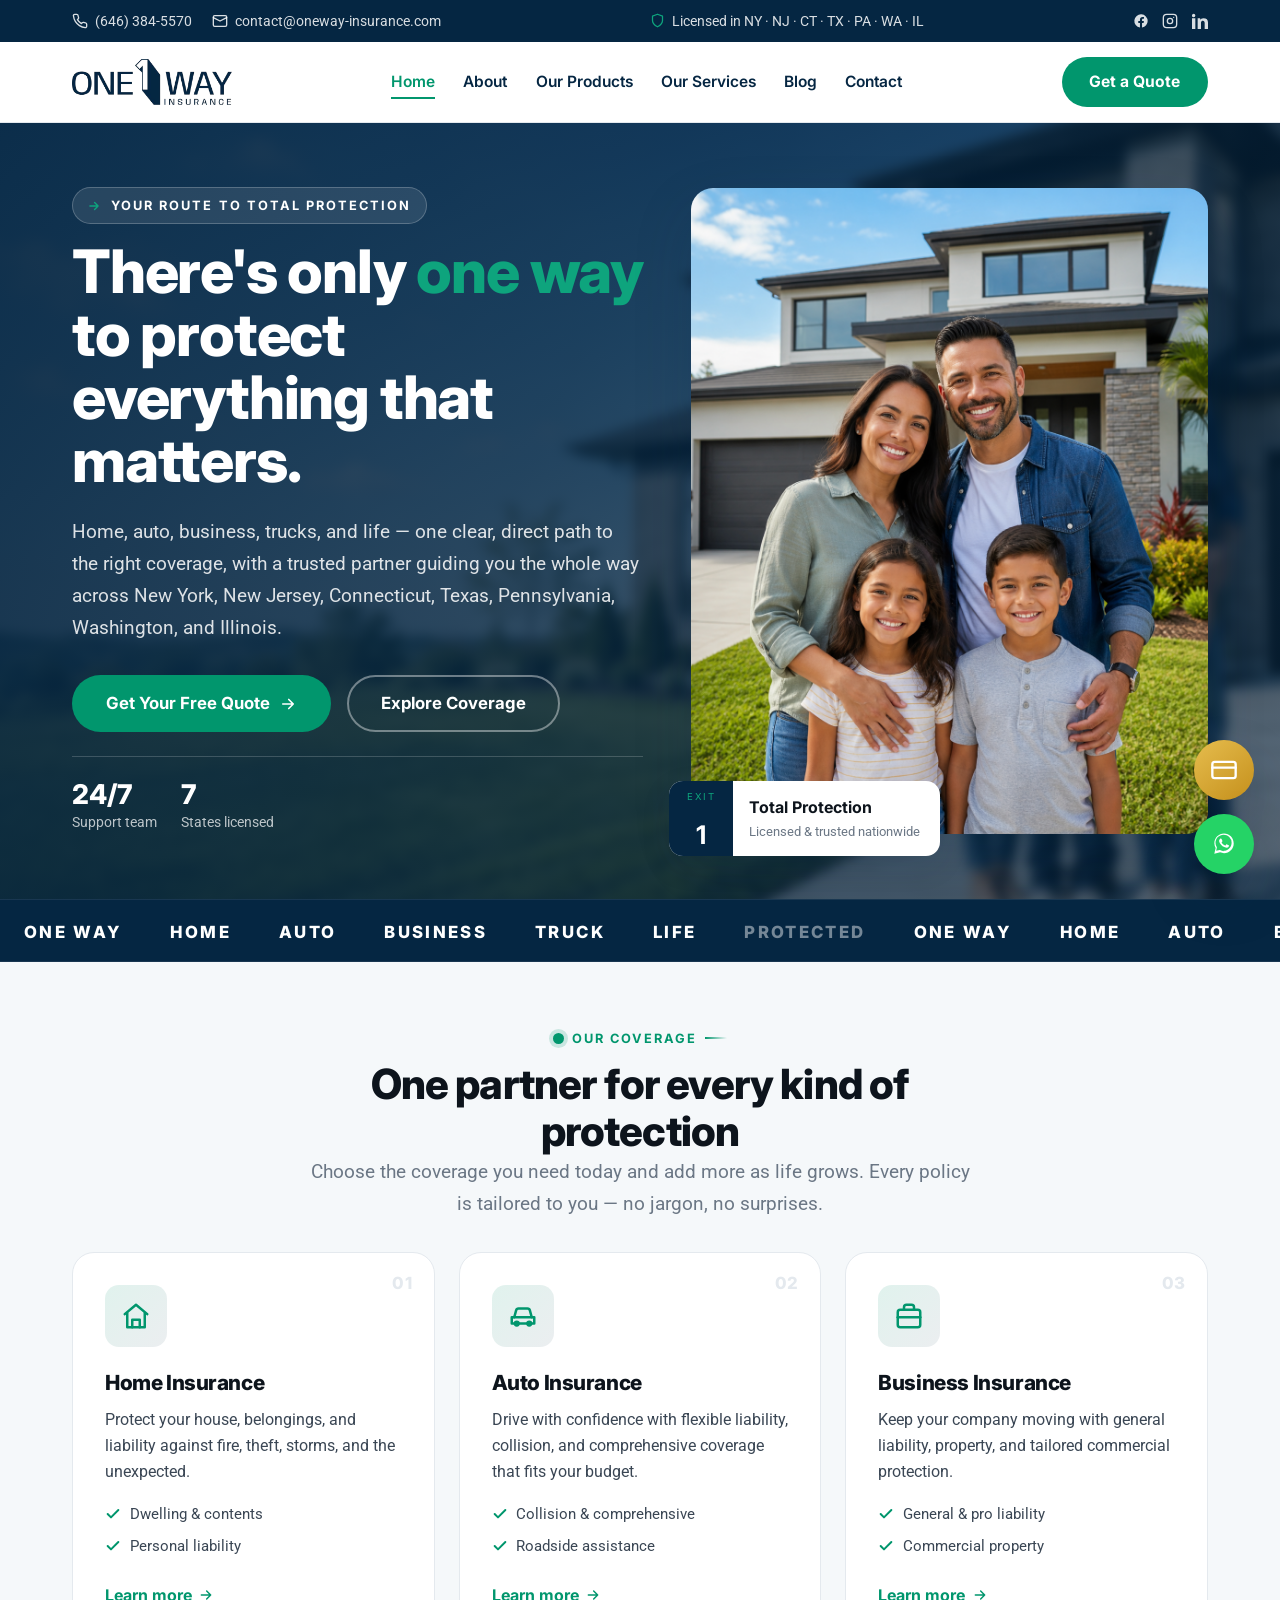
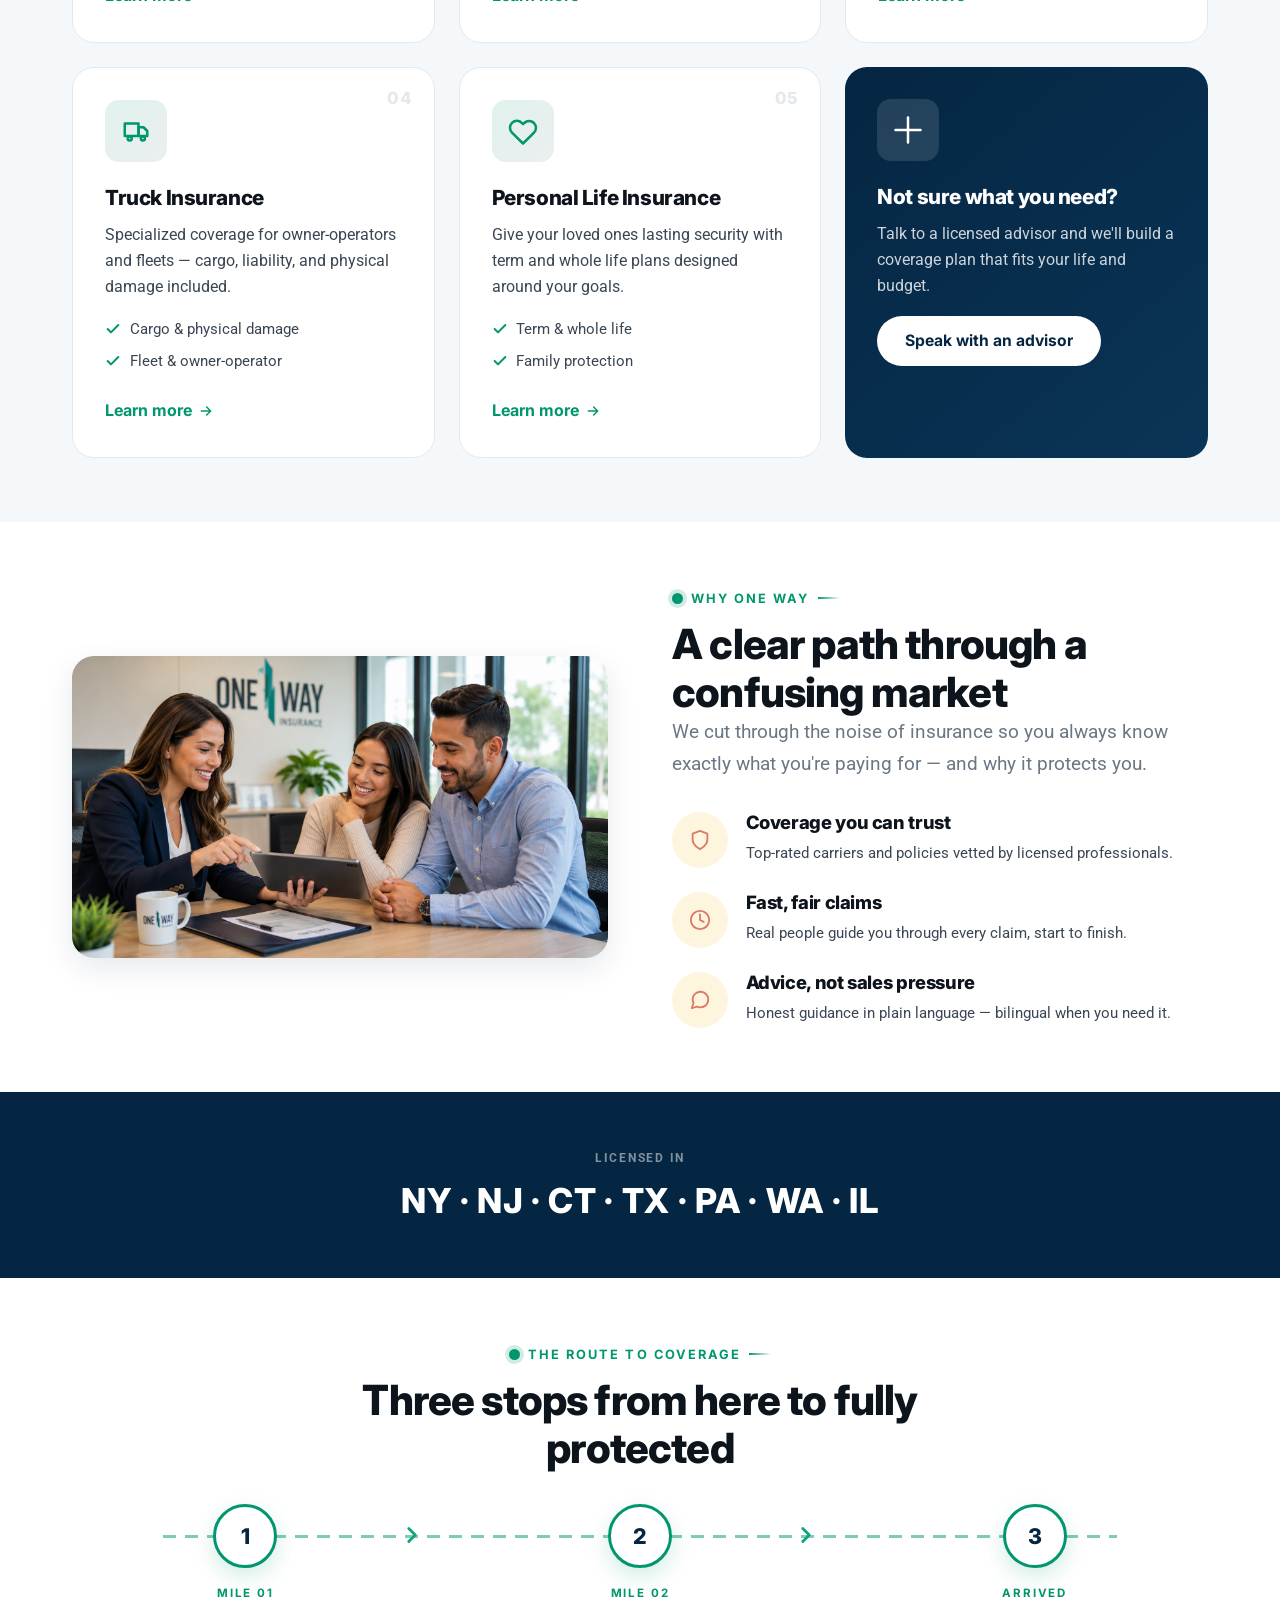
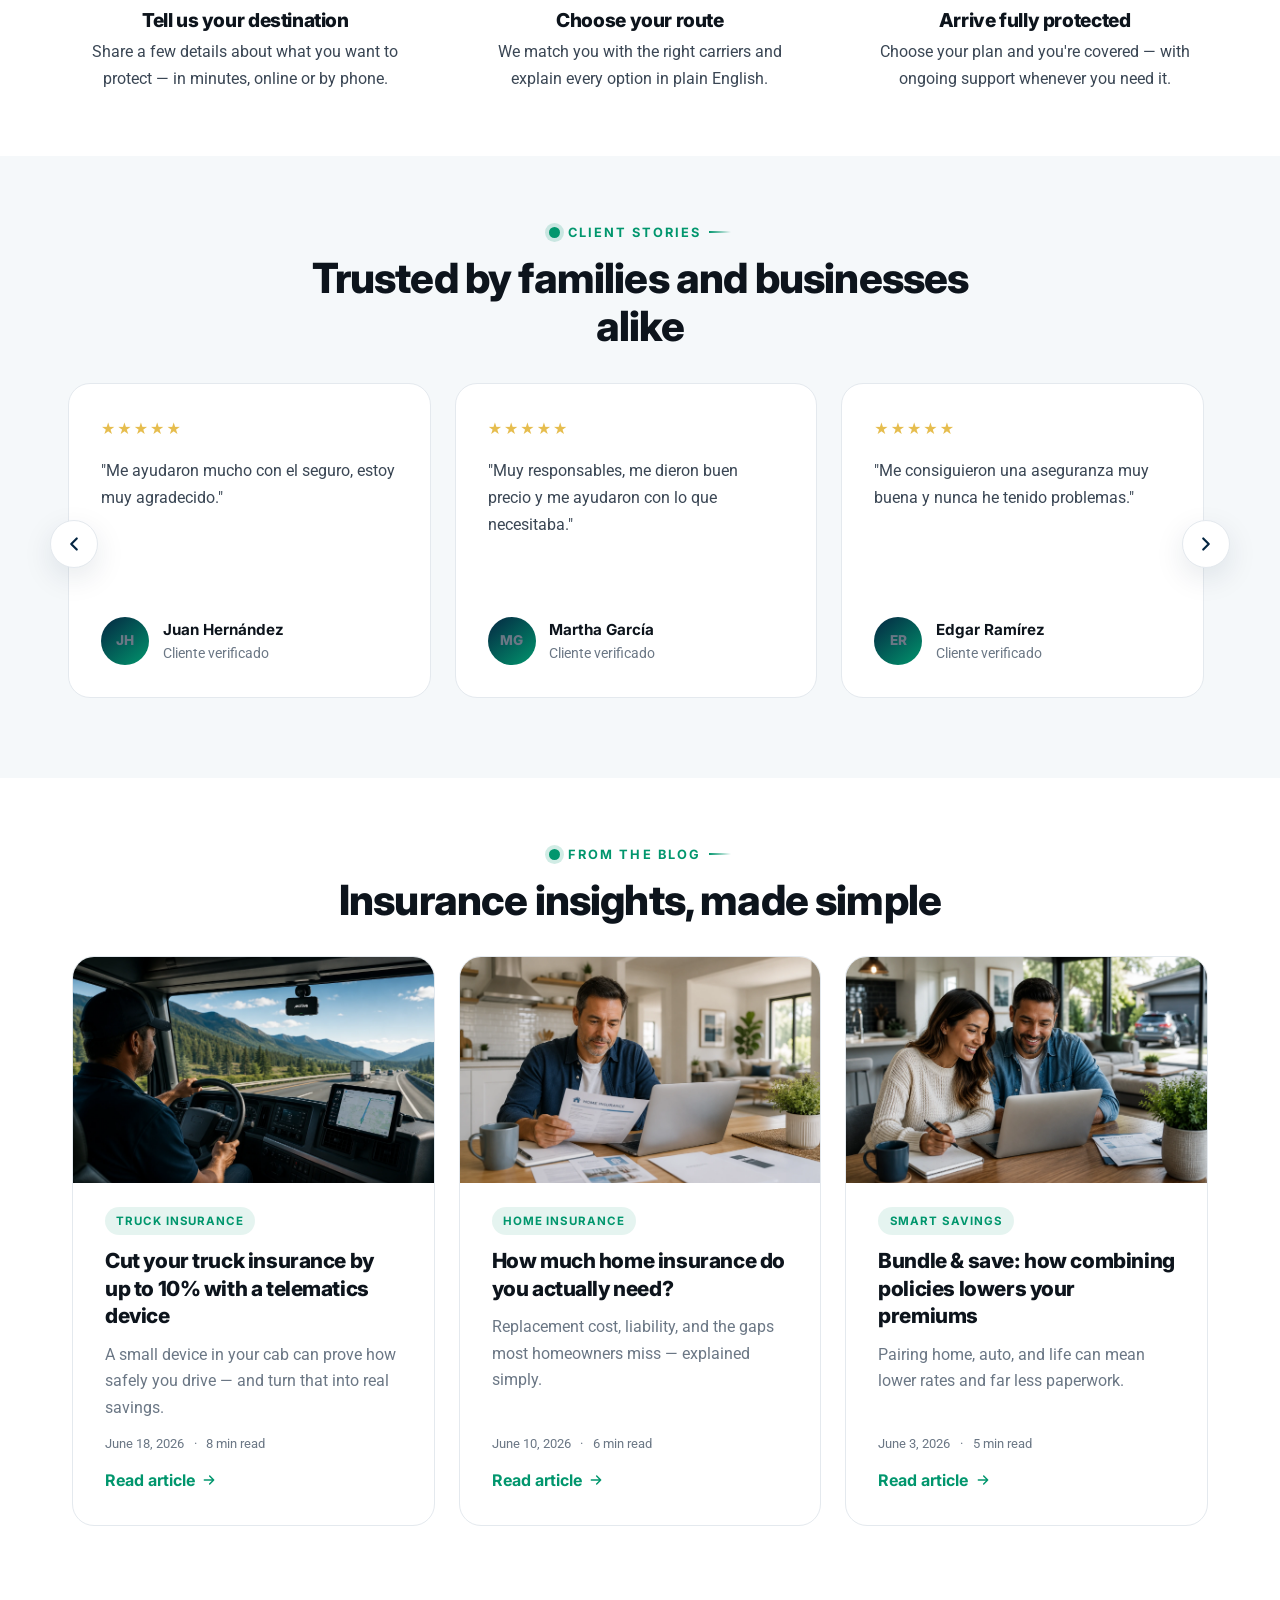
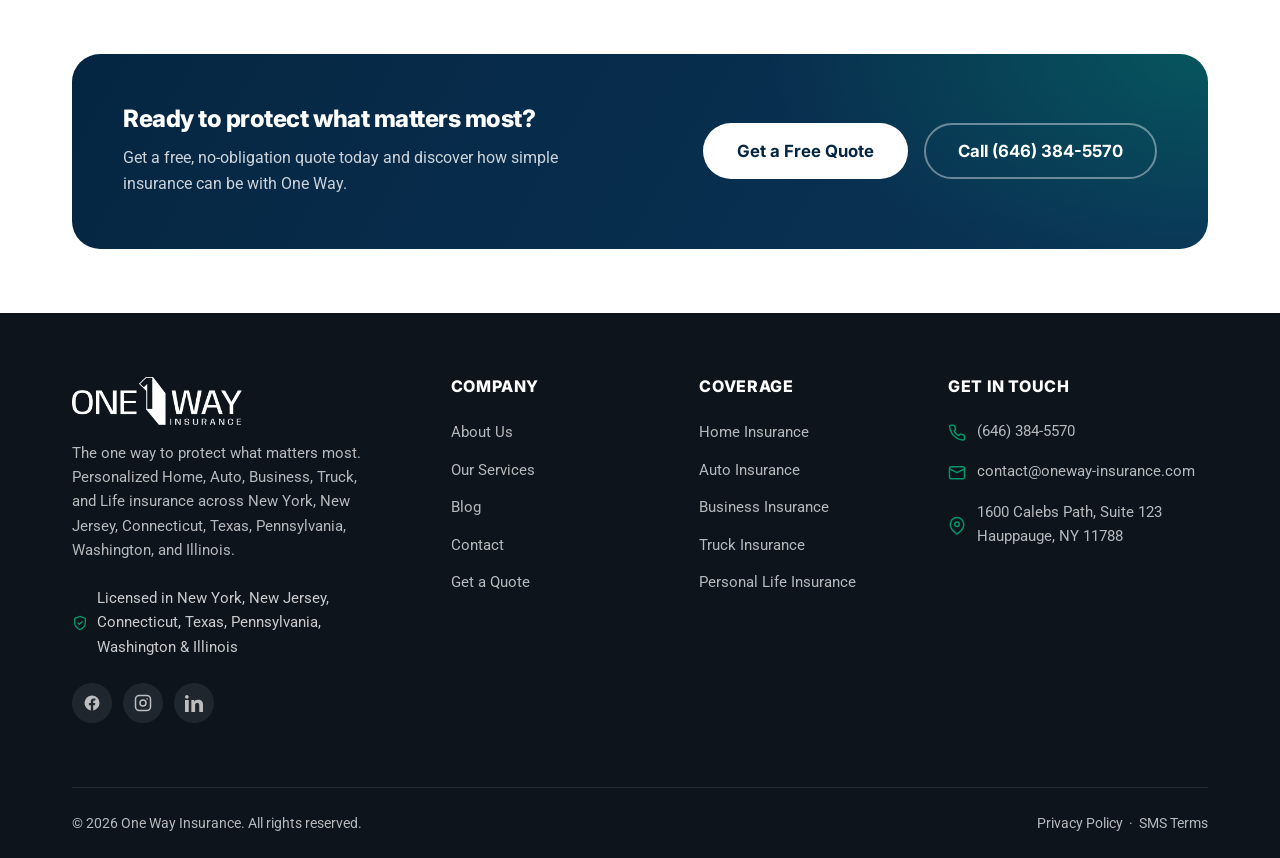
<file: index.html>
<!DOCTYPE html>
<html lang="en">
<head>
  <meta charset="UTF-8" />
  <meta name="viewport" content="width=device-width, initial-scale=1.0" />
  <title>One Way Insurance | Home, Auto, Business, Truck &amp; Life Coverage</title>
  <meta name="description" content="One Way Insurance protects what matters most. Personalized Home, Auto, Business, Truck, and Personal Life Insurance across New York, New Jersey, Connecticut, Texas, Pennsylvania, Washington, and Illinois. Get your free quote today." />
  <meta name="theme-color" content="#052642" />
  <link rel="canonical" href="https://www.oneway-insurance.com/" />

  <!-- Open Graph -->
  <meta property="og:type" content="website" />
  <meta property="og:title" content="One Way Insurance | Protect What Matters" />
  <meta property="og:description" content="Personalized Home, Auto, Business, Truck, and Personal Life Insurance across New York, New Jersey, Connecticut, Texas, Pennsylvania, Washington, and Illinois." />
  <meta property="og:image" content="assets/images/og-image.webp" />

  <!-- Favicons -->
  <link rel="icon" href="assets/logos/favicon.ico" sizes="any" />
  <link rel="icon" type="image/png" href="assets/logos/favicon-512.png" />
  <link rel="apple-touch-icon" href="assets/logos/apple-touch-icon.png" />

  <!-- Fonts: Inter (headings) + Roboto (body) per brand manual -->
  <link rel="preconnect" href="https://fonts.googleapis.com" />
  <link rel="preconnect" href="https://fonts.gstatic.com" crossorigin />
  <link href="https://fonts.googleapis.com/css2?family=Inter:wght@400;600;700;800&family=Roboto:wght@400;500;700&display=swap" rel="stylesheet" />

  <link rel="stylesheet" href="css/style.css" />
</head>
<body>
  <a class="skip-link" href="#main">Skip to content</a>

  <!-- ===================== TOP BAR ===================== -->
  <div class="topbar">
    <div class="container topbar__inner">
      <div class="topbar__contact">
        <a href="tel:+16463845570">
          <svg width="16" height="16" viewBox="0 0 24 24" fill="none" stroke="currentColor" stroke-width="2" stroke-linecap="round" stroke-linejoin="round"><path d="M22 16.92v3a2 2 0 0 1-2.18 2 19.79 19.79 0 0 1-8.63-3.07 19.5 19.5 0 0 1-6-6 19.79 19.79 0 0 1-3.07-8.67A2 2 0 0 1 4.11 2h3a2 2 0 0 1 2 1.72c.13.96.36 1.9.7 2.81a2 2 0 0 1-.45 2.11L8.09 9.91a16 16 0 0 0 6 6l1.27-1.27a2 2 0 0 1 2.11-.45c.91.34 1.85.57 2.81.7A2 2 0 0 1 22 16.92z"/></svg>
          (646) 384-5570
        </a>
        <a href="mailto:contact@oneway-insurance.com">
          <svg width="16" height="16" viewBox="0 0 24 24" fill="none" stroke="currentColor" stroke-width="2" stroke-linecap="round" stroke-linejoin="round"><rect x="2" y="4" width="20" height="16" rx="2"/><path d="m22 7-10 5L2 7"/></svg>
          contact@oneway-insurance.com
        </a>
      </div>
      <span class="topbar__states"><svg width="15" height="15" viewBox="0 0 24 24" fill="none" stroke="currentColor" stroke-width="2" stroke-linecap="round" stroke-linejoin="round"><path d="M12 22s8-4 8-10V5l-8-3-8 3v7c0 6 8 10 8 10z"/></svg> Licensed in NY · NJ · CT · TX · PA · WA · IL</span>
        <div class="topbar__social" aria-label="Social media">
        <a href="https://www.facebook.com/share/18oj3q9VRV/" target="_blank" rel="noopener" aria-label="Facebook"><svg width="16" height="16" viewBox="0 0 24 24" fill="currentColor"><path d="M22 12a10 10 0 1 0-11.56 9.88v-6.99H7.9V12h2.54V9.8c0-2.5 1.49-3.89 3.78-3.89 1.09 0 2.24.2 2.24.2v2.46h-1.26c-1.24 0-1.63.77-1.63 1.56V12h2.78l-.44 2.89h-2.34v6.99A10 10 0 0 0 22 12z"/></svg></a>
        <a href="https://www.instagram.com/1way_insurance/" target="_blank" rel="noopener" aria-label="Instagram"><svg width="16" height="16" viewBox="0 0 24 24" fill="none" stroke="currentColor" stroke-width="2"><rect x="2" y="2" width="20" height="20" rx="5"/><circle cx="12" cy="12" r="4"/><circle cx="17.5" cy="6.5" r="1" fill="currentColor" stroke="none"/></svg></a>
        <a href="#" aria-label="LinkedIn"><svg width="16" height="16" viewBox="0 0 24 24" fill="currentColor"><path d="M4.98 3.5A2.5 2.5 0 1 1 0 3.5a2.5 2.5 0 0 1 4.98 0zM0 8h5v16H0V8zm7.5 0h4.78v2.2h.07c.67-1.2 2.3-2.46 4.73-2.46C22 7.74 24 10 24 14.1V24h-5v-8.9c0-2.12-.76-3.57-2.66-3.57-1.45 0-2.31.97-2.69 1.91-.14.34-.17.81-.17 1.28V24h-5V8z"/></svg></a>
      </div>
    </div>
  </div>

  <!-- ====================== HEADER ====================== -->
  <header class="site-header">
    <nav class="container nav" aria-label="Main navigation">
      <a href="index.html" class="brand" aria-label="One Way Insurance — Home">
        <img src="assets/logos/logo.webp" alt="One Way Insurance" width="160" height="46" />
      </a>

      <ul class="nav__menu" id="primary-menu">
        <li><a class="nav__link" href="index.html">Home</a></li>
        <li><a class="nav__link" href="about.html">About</a></li>
        <li><a class="nav__link" href="products.html">Our Products</a></li>
        <li><a class="nav__link" href="services.html">Our Services</a></li>
        <li><a class="nav__link" href="blog.html">Blog</a></li>
        <li><a class="nav__link" href="contact.html">Contact</a></li>
        <li><a class="btn btn--primary" href="contact.html">Get a Quote</a></li>
      </ul>

      <div class="nav__actions">
        <a class="btn btn--primary" href="contact.html">Get a Quote</a>
        <button class="nav-toggle" type="button" aria-label="Open menu" aria-expanded="false" aria-controls="primary-menu">
          <span></span><span></span><span></span>
        </button>
      </div>
    </nav>
  </header>
  <div class="nav-backdrop" hidden></div>

  <main id="main">
    <!-- ===================== HERO ===================== -->
    <section class="hero">
      <div class="container hero__inner">
        <div class="hero__content" data-reveal>
          <span class="routemark">
            <svg width="14" height="14" viewBox="0 0 24 24" fill="none" stroke="currentColor" stroke-width="2.4" stroke-linecap="round" stroke-linejoin="round"><path d="M5 12h14M13 6l6 6-6 6"/></svg>
            Your route to total protection
          </span>
          <h1 class="display hero__title">There's only <span class="text-accent">one way</span> to protect everything that matters.</h1>
          <p class="lead hero__text">Home, auto, business, trucks, and life — one clear, direct path to the right coverage, with a trusted partner guiding you the whole way across New York, New Jersey, Connecticut, Texas, Pennsylvania, Washington, and Illinois.</p>
          <div class="btn-row">
            <a class="btn btn--primary btn--lg" href="contact.html">Get Your Free Quote
              <svg class="arrow" width="18" height="18" viewBox="0 0 24 24" fill="none" stroke="currentColor" stroke-width="2.2" stroke-linecap="round" stroke-linejoin="round"><path d="M5 12h14M13 6l6 6-6 6"/></svg>
            </a>
            <a class="btn btn--outline-light btn--lg" href="products.html">Explore Coverage</a>
          </div>

          <div class="hero__trust">
            <div class="hero__stat"><strong>24/7</strong><span>Support team</span></div>
            <div class="hero__stat"><strong>7</strong><span>States licensed</span></div>
          </div>
        </div>

        <div class="hero__media" data-reveal data-reveal-delay="2">
          <img src="assets/images/hero-home.webp" alt="A protected family enjoying peace of mind with One Way Insurance" width="1000" height="1250" />
          <div class="hero__signpost">
            <div class="exit"><small>EXIT</small><b>1</b></div>
            <div class="dest"><strong>Total Protection</strong><span>Licensed &amp; trusted nationwide</span></div>
          </div>
        </div>
      </div>
    </section>

    <!-- ===================== DIRECTIONAL ROUTE STRIP ===================== -->
    <section class="routestrip" aria-label="Coverage offered">
      <div class="routestrip__track">
        <span class="routestrip__item">
          <span class="sep"><svg width="16" height="16" viewBox="0 0 24 24" fill="none" stroke="currentColor" stroke-width="2.6" stroke-linecap="round" stroke-linejoin="round"><path d="M5 12h14M13 6l6 6-6 6"/></svg></span> One Way
          <span class="sep"><svg width="16" height="16" viewBox="0 0 24 24" fill="none" stroke="currentColor" stroke-width="2.6" stroke-linecap="round" stroke-linejoin="round"><path d="M5 12h14M13 6l6 6-6 6"/></svg></span> Home
          <span class="sep"><svg width="16" height="16" viewBox="0 0 24 24" fill="none" stroke="currentColor" stroke-width="2.6" stroke-linecap="round" stroke-linejoin="round"><path d="M5 12h14M13 6l6 6-6 6"/></svg></span> Auto
          <span class="sep"><svg width="16" height="16" viewBox="0 0 24 24" fill="none" stroke="currentColor" stroke-width="2.6" stroke-linecap="round" stroke-linejoin="round"><path d="M5 12h14M13 6l6 6-6 6"/></svg></span> Business
          <span class="sep"><svg width="16" height="16" viewBox="0 0 24 24" fill="none" stroke="currentColor" stroke-width="2.6" stroke-linecap="round" stroke-linejoin="round"><path d="M5 12h14M13 6l6 6-6 6"/></svg></span> Truck
          <span class="sep"><svg width="16" height="16" viewBox="0 0 24 24" fill="none" stroke="currentColor" stroke-width="2.6" stroke-linecap="round" stroke-linejoin="round"><path d="M5 12h14M13 6l6 6-6 6"/></svg></span> Life
          <span class="sep"><svg width="16" height="16" viewBox="0 0 24 24" fill="none" stroke="currentColor" stroke-width="2.6" stroke-linecap="round" stroke-linejoin="round"><path d="M5 12h14M13 6l6 6-6 6"/></svg></span> <span class="muted">Protected</span>
        </span>
        <span class="routestrip__item" aria-hidden="true">
          <span class="sep"><svg width="16" height="16" viewBox="0 0 24 24" fill="none" stroke="currentColor" stroke-width="2.6" stroke-linecap="round" stroke-linejoin="round"><path d="M5 12h14M13 6l6 6-6 6"/></svg></span> One Way
          <span class="sep"><svg width="16" height="16" viewBox="0 0 24 24" fill="none" stroke="currentColor" stroke-width="2.6" stroke-linecap="round" stroke-linejoin="round"><path d="M5 12h14M13 6l6 6-6 6"/></svg></span> Home
          <span class="sep"><svg width="16" height="16" viewBox="0 0 24 24" fill="none" stroke="currentColor" stroke-width="2.6" stroke-linecap="round" stroke-linejoin="round"><path d="M5 12h14M13 6l6 6-6 6"/></svg></span> Auto
          <span class="sep"><svg width="16" height="16" viewBox="0 0 24 24" fill="none" stroke="currentColor" stroke-width="2.6" stroke-linecap="round" stroke-linejoin="round"><path d="M5 12h14M13 6l6 6-6 6"/></svg></span> Business
          <span class="sep"><svg width="16" height="16" viewBox="0 0 24 24" fill="none" stroke="currentColor" stroke-width="2.6" stroke-linecap="round" stroke-linejoin="round"><path d="M5 12h14M13 6l6 6-6 6"/></svg></span> Truck
          <span class="sep"><svg width="16" height="16" viewBox="0 0 24 24" fill="none" stroke="currentColor" stroke-width="2.6" stroke-linecap="round" stroke-linejoin="round"><path d="M5 12h14M13 6l6 6-6 6"/></svg></span> Life
          <span class="sep"><svg width="16" height="16" viewBox="0 0 24 24" fill="none" stroke="currentColor" stroke-width="2.6" stroke-linecap="round" stroke-linejoin="round"><path d="M5 12h14M13 6l6 6-6 6"/></svg></span> <span class="muted">Protected</span>
        </span>
      </div>
    </section>

    <!-- ===================== PRODUCTS ===================== -->
    <section class="section section--surface" id="products">
      <div class="container">
        <div class="section-head" data-reveal>
          <span class="eyebrow">Our Coverage</span>
          <h2 class="h-section">One partner for every kind of protection</h2>
          <p class="lead">Choose the coverage you need today and add more as life grows. Every policy is tailored to you — no jargon, no surprises.</p>
        </div>

        <div class="grid grid-3">
          <!-- Home -->
          <article class="card product-card" data-reveal>
            <span class="card__icon">
              <svg width="30" height="30" viewBox="0 0 24 24" fill="none" stroke="currentColor" stroke-width="2" stroke-linecap="round" stroke-linejoin="round"><path d="M3 10.5 12 3l9 7.5"/><path d="M5 9.5V21h14V9.5"/><path d="M9 21v-6h6v6"/></svg>
            </span>
            <h3>Home Insurance</h3>
            <p>Protect your house, belongings, and liability against fire, theft, storms, and the unexpected.</p>
            <ul class="card__list">
              <li><svg width="16" height="16" viewBox="0 0 24 24" fill="none" stroke="currentColor" stroke-width="3" stroke-linecap="round" stroke-linejoin="round"><path d="M20 6 9 17l-5-5"/></svg> Dwelling &amp; contents</li>
              <li><svg width="16" height="16" viewBox="0 0 24 24" fill="none" stroke="currentColor" stroke-width="3" stroke-linecap="round" stroke-linejoin="round"><path d="M20 6 9 17l-5-5"/></svg> Personal liability</li>
            </ul>
            <a class="link-arrow" href="products.html#home">Learn more <svg class="arrow" width="16" height="16" viewBox="0 0 24 24" fill="none" stroke="currentColor" stroke-width="2.2" stroke-linecap="round" stroke-linejoin="round"><path d="M5 12h14M13 6l6 6-6 6"/></svg></a>
          </article>

          <!-- Auto -->
          <article class="card product-card" data-reveal data-reveal-delay="1">
            <span class="card__icon">
              <svg width="30" height="30" viewBox="0 0 24 24" fill="none" stroke="currentColor" stroke-width="2" stroke-linecap="round" stroke-linejoin="round"><path d="M5 13 6.5 7.5A2 2 0 0 1 8.4 6h7.2a2 2 0 0 1 1.9 1.5L19 13"/><path d="M3 13h18v5H3z"/><circle cx="7" cy="18" r="1.5"/><circle cx="17" cy="18" r="1.5"/></svg>
            </span>
            <h3>Auto Insurance</h3>
            <p>Drive with confidence with flexible liability, collision, and comprehensive coverage that fits your budget.</p>
            <ul class="card__list">
              <li><svg width="16" height="16" viewBox="0 0 24 24" fill="none" stroke="currentColor" stroke-width="3" stroke-linecap="round" stroke-linejoin="round"><path d="M20 6 9 17l-5-5"/></svg> Collision &amp; comprehensive</li>
              <li><svg width="16" height="16" viewBox="0 0 24 24" fill="none" stroke="currentColor" stroke-width="3" stroke-linecap="round" stroke-linejoin="round"><path d="M20 6 9 17l-5-5"/></svg> Roadside assistance</li>
            </ul>
            <a class="link-arrow" href="products.html#auto">Learn more <svg class="arrow" width="16" height="16" viewBox="0 0 24 24" fill="none" stroke="currentColor" stroke-width="2.2" stroke-linecap="round" stroke-linejoin="round"><path d="M5 12h14M13 6l6 6-6 6"/></svg></a>
          </article>

          <!-- Business -->
          <article class="card product-card" data-reveal data-reveal-delay="2">
            <span class="card__icon">
              <svg width="30" height="30" viewBox="0 0 24 24" fill="none" stroke="currentColor" stroke-width="2" stroke-linecap="round" stroke-linejoin="round"><rect x="3" y="7" width="18" height="14" rx="2"/><path d="M8 7V5a2 2 0 0 1 2-2h4a2 2 0 0 1 2 2v2"/><path d="M3 13h18"/></svg>
            </span>
            <h3>Business Insurance</h3>
            <p>Keep your company moving with general liability, property, and tailored commercial protection.</p>
            <ul class="card__list">
              <li><svg width="16" height="16" viewBox="0 0 24 24" fill="none" stroke="currentColor" stroke-width="3" stroke-linecap="round" stroke-linejoin="round"><path d="M20 6 9 17l-5-5"/></svg> General &amp; pro liability</li>
              <li><svg width="16" height="16" viewBox="0 0 24 24" fill="none" stroke="currentColor" stroke-width="3" stroke-linecap="round" stroke-linejoin="round"><path d="M20 6 9 17l-5-5"/></svg> Commercial property</li>
            </ul>
            <a class="link-arrow" href="products.html#business">Learn more <svg class="arrow" width="16" height="16" viewBox="0 0 24 24" fill="none" stroke="currentColor" stroke-width="2.2" stroke-linecap="round" stroke-linejoin="round"><path d="M5 12h14M13 6l6 6-6 6"/></svg></a>
          </article>

          <!-- Truck -->
          <article class="card product-card" data-reveal>
            <span class="card__icon">
              <svg width="30" height="30" viewBox="0 0 24 24" fill="none" stroke="currentColor" stroke-width="2" stroke-linecap="round" stroke-linejoin="round"><path d="M3 6h11v10H3z"/><path d="M14 9h4l3 3v4h-7z"/><circle cx="7" cy="18" r="1.6"/><circle cx="17.5" cy="18" r="1.6"/></svg>
            </span>
            <h3>Truck Insurance</h3>
            <p>Specialized coverage for owner-operators and fleets — cargo, liability, and physical damage included.</p>
            <ul class="card__list">
              <li><svg width="16" height="16" viewBox="0 0 24 24" fill="none" stroke="currentColor" stroke-width="3" stroke-linecap="round" stroke-linejoin="round"><path d="M20 6 9 17l-5-5"/></svg> Cargo &amp; physical damage</li>
              <li><svg width="16" height="16" viewBox="0 0 24 24" fill="none" stroke="currentColor" stroke-width="3" stroke-linecap="round" stroke-linejoin="round"><path d="M20 6 9 17l-5-5"/></svg> Fleet &amp; owner-operator</li>
            </ul>
            <a class="link-arrow" href="products.html#truck">Learn more <svg class="arrow" width="16" height="16" viewBox="0 0 24 24" fill="none" stroke="currentColor" stroke-width="2.2" stroke-linecap="round" stroke-linejoin="round"><path d="M5 12h14M13 6l6 6-6 6"/></svg></a>
          </article>

          <!-- Life -->
          <article class="card product-card" data-reveal data-reveal-delay="1">
            <span class="card__icon">
              <svg width="30" height="30" viewBox="0 0 24 24" fill="none" stroke="currentColor" stroke-width="2" stroke-linecap="round" stroke-linejoin="round"><path d="M20.8 5.6a5.5 5.5 0 0 0-7.8 0L12 6.5l-1-1a5.5 5.5 0 0 0-7.8 7.8l1 1L12 22l7.8-7.7 1-1a5.5 5.5 0 0 0 0-7.7z"/></svg>
            </span>
            <h3>Personal Life Insurance</h3>
            <p>Give your loved ones lasting security with term and whole life plans designed around your goals.</p>
            <ul class="card__list">
              <li><svg width="16" height="16" viewBox="0 0 24 24" fill="none" stroke="currentColor" stroke-width="3" stroke-linecap="round" stroke-linejoin="round"><path d="M20 6 9 17l-5-5"/></svg> Term &amp; whole life</li>
              <li><svg width="16" height="16" viewBox="0 0 24 24" fill="none" stroke="currentColor" stroke-width="3" stroke-linecap="round" stroke-linejoin="round"><path d="M20 6 9 17l-5-5"/></svg> Family protection</li>
            </ul>
            <a class="link-arrow" href="products.html#life">Learn more <svg class="arrow" width="16" height="16" viewBox="0 0 24 24" fill="none" stroke="currentColor" stroke-width="2.2" stroke-linecap="round" stroke-linejoin="round"><path d="M5 12h14M13 6l6 6-6 6"/></svg></a>
          </article>

          <!-- CTA card -->
          <article class="card product-card is-cta" data-reveal data-reveal-delay="2" style="background:linear-gradient(140deg,var(--c-prussian),var(--c-prussian-700));border:none;color:#fff;">
            <span class="card__icon" style="background:rgba(255,255,255,.12);color:#fff;">
              <svg width="30" height="30" viewBox="0 0 24 24" fill="none" stroke="currentColor" stroke-width="2" stroke-linecap="round" stroke-linejoin="round"><path d="M12 2v20M2 12h20"/></svg>
            </span>
            <h3 style="color:#fff;">Not sure what you need?</h3>
            <p style="color:rgba(255,255,255,.8);">Talk to a licensed advisor and we'll build a coverage plan that fits your life and budget.</p>
            <a class="btn btn--sun" href="contact.html">Speak with an advisor</a>
          </article>
        </div>
      </div>
    </section>

    <!-- ===================== WHY CHOOSE US ===================== -->
    <section class="section">
      <div class="container">
        <div class="media-text">
          <div class="media-text__media" data-reveal>
            <img src="assets/images/about-values.webp" alt="One Way Insurance advisor helping a client" width="1100" height="850" />
          </div>
          <div class="media-text__content" data-reveal data-reveal-delay="1">
            <span class="eyebrow">Why One Way</span>
            <h2 class="h-section">A clear path through a confusing market</h2>
            <p class="lead" style="margin-bottom:2rem;">We cut through the noise of insurance so you always know exactly what you're paying for — and why it protects you.</p>

            <div class="value-list">
              <div class="feature">
                <span class="icon-circle"><svg width="22" height="22" viewBox="0 0 24 24" fill="none" stroke="currentColor" stroke-width="2" stroke-linecap="round" stroke-linejoin="round"><path d="M12 22s8-4 8-10V5l-8-3-8 3v7c0 6 8 10 8 10z"/></svg></span>
                <div><h3>Coverage you can trust</h3><p>Top-rated carriers and policies vetted by licensed professionals.</p></div>
              </div>
              <div class="feature">
                <span class="icon-circle"><svg width="22" height="22" viewBox="0 0 24 24" fill="none" stroke="currentColor" stroke-width="2" stroke-linecap="round" stroke-linejoin="round"><circle cx="12" cy="12" r="10"/><path d="M12 6v6l4 2"/></svg></span>
                <div><h3>Fast, fair claims</h3><p>Real people guide you through every claim, start to finish.</p></div>
              </div>
              <div class="feature">
                <span class="icon-circle"><svg width="22" height="22" viewBox="0 0 24 24" fill="none" stroke="currentColor" stroke-width="2" stroke-linecap="round" stroke-linejoin="round"><path d="M21 11.5a8.38 8.38 0 0 1-.9 3.8 8.5 8.5 0 0 1-7.6 4.7 8.38 8.38 0 0 1-3.8-.9L3 21l1.9-5.7a8.38 8.38 0 0 1-.9-3.8 8.5 8.5 0 0 1 4.7-7.6 8.38 8.38 0 0 1 3.8-.9h.5a8.48 8.48 0 0 1 8 8v.5z"/></svg></span>
                <div><h3>Advice, not sales pressure</h3><p>Honest guidance in plain language — bilingual when you need it.</p></div>
              </div>
            </div>
          </div>
        </div>
      </div>
    </section>

    <!-- ===================== STATS ===================== -->
    <section class="section section--ink" style="padding:3.5rem 0;">
      <div class="container">
        <div class="stat-block stat-block--states" data-reveal style="max-width:900px;margin:0 auto;text-align:center;">
          <span style="display:block;font-size:.78rem;font-weight:700;letter-spacing:.14em;text-transform:uppercase;opacity:.7;margin-bottom:.65rem;">Licensed in</span>
          <strong style="display:block;font-size:clamp(1.35rem,3vw,2.15rem);line-height:1.25;">NY · NJ · CT · TX · PA · WA · IL</strong>
        </div>
      </div>
    </section>

    <!-- ===================== PROCESS ===================== -->
    <section class="section">
      <div class="container">
        <div class="section-head" data-reveal>
          <span class="eyebrow">The Route to Coverage</span>
          <h2 class="h-section">Three stops from here to fully protected</h2>
        </div>
        <div class="route" data-reveal>
          <div class="route__stop">
            <span class="route__node">1</span>
            <span class="route__mile">Mile 01</span>
            <h3>Tell us your destination</h3>
            <p>Share a few details about what you want to protect — in minutes, online or by phone.</p>
            <span class="route__chevron"><svg width="26" height="26" viewBox="0 0 24 24" fill="none" stroke="currentColor" stroke-width="2.6" stroke-linecap="round" stroke-linejoin="round"><path d="m9 6 6 6-6 6"/></svg></span>
          </div>
          <div class="route__stop">
            <span class="route__node">2</span>
            <span class="route__mile">Mile 02</span>
            <h3>Choose your route</h3>
            <p>We match you with the right carriers and explain every option in plain English.</p>
            <span class="route__chevron"><svg width="26" height="26" viewBox="0 0 24 24" fill="none" stroke="currentColor" stroke-width="2.6" stroke-linecap="round" stroke-linejoin="round"><path d="m9 6 6 6-6 6"/></svg></span>
          </div>
          <div class="route__stop">
            <span class="route__node">3</span>
            <span class="route__mile">Arrived</span>
            <h3>Arrive fully protected</h3>
            <p>Choose your plan and you're covered — with ongoing support whenever you need it.</p>
            <span class="route__chevron"><svg width="26" height="26" viewBox="0 0 24 24" fill="none" stroke="currentColor" stroke-width="2.6" stroke-linecap="round" stroke-linejoin="round"><path d="m9 6 6 6-6 6"/></svg></span>
          </div>
        </div>
      </div>
    </section>

    <!-- ===================== TESTIMONIALS ===================== -->
    <section class="section section--surface">
      <div class="container">
        <div class="section-head" data-reveal>
          <span class="eyebrow">Client Stories</span>
          <h2 class="h-section">Trusted by families and businesses alike</h2>
        </div>
        <div class="carousel" data-reveal>
          <button class="carousel__btn carousel__btn--prev" type="button" aria-label="Previous testimonials">
            <svg width="22" height="22" viewBox="0 0 24 24" fill="none" stroke="currentColor" stroke-width="2.4" stroke-linecap="round" stroke-linejoin="round"><path d="m15 18-6-6 6-6"/></svg>
          </button>
          <div class="carousel__track" id="testimonial-track">
            <figure class="testimonial">
              <div class="testimonial__stars" aria-label="5 de 5 estrellas">★★★★★</div>
              <p>"Me ayudaron mucho con el seguro, estoy muy agradecido."</p>
              <figcaption class="testimonial__author">
                <span class="testimonial__avatar" aria-hidden="true">JH</span>
                <span><strong>Juan Hernández</strong><span>Cliente verificado</span></span>
              </figcaption>
            </figure>
            <figure class="testimonial">
              <div class="testimonial__stars" aria-label="5 de 5 estrellas">★★★★★</div>
              <p>"Muy responsables, me dieron buen precio y me ayudaron con lo que necesitaba."</p>
              <figcaption class="testimonial__author">
                <span class="testimonial__avatar" aria-hidden="true">MG</span>
                <span><strong>Martha García</strong><span>Cliente verificado</span></span>
              </figcaption>
            </figure>
            <figure class="testimonial">
              <div class="testimonial__stars" aria-label="5 de 5 estrellas">★★★★★</div>
              <p>"Me consiguieron una aseguranza muy buena y nunca he tenido problemas."</p>
              <figcaption class="testimonial__author">
                <span class="testimonial__avatar" aria-hidden="true">ER</span>
                <span><strong>Edgar Ramírez</strong><span>Cliente verificado</span></span>
              </figcaption>
            </figure>
            <figure class="testimonial">
              <div class="testimonial__stars" aria-label="5 de 5 estrellas">★★★★★</div>
              <p>"Lo atienden muy bien a uno y le explican lo que uno no entiende. Ahora tengo asegurados mis trocas y mi casa también con ellos."</p>
              <figcaption class="testimonial__author">
                <span class="testimonial__avatar" aria-hidden="true">EC</span>
                <span><strong>Eduardo Cruz</strong><span>Cliente verificado</span></span>
              </figcaption>
            </figure>
            <figure class="testimonial">
              <div class="testimonial__stars" aria-label="5 de 5 estrellas">★★★★★</div>
              <p>"Estaba comprando una casa y me pidieron un seguro. Me los recomendaron, rápido me dieron el precio y pudimos dejar todo listo con los papeles. Ya tengo la casa y con seguro."</p>
              <figcaption class="testimonial__author">
                <span class="testimonial__avatar" aria-hidden="true">MR</span>
                <span><strong>Marco Rivera</strong><span>Cliente verificado</span></span>
              </figcaption>
            </figure>
            <figure class="testimonial">
              <div class="testimonial__stars" aria-label="5 de 5 estrellas">★★★★★</div>
              <p>"Tengo mis camiones y aquí me ayudaron a empezar a trabajar con lo que pedían del DOT y el seguro. Ya puedo trabajar."</p>
              <figcaption class="testimonial__author">
                <span class="testimonial__avatar" aria-hidden="true">FT</span>
                <span><strong>Felipe Torres</strong><span>Cliente verificado</span></span>
              </figcaption>
            </figure>
            <figure class="testimonial">
              <div class="testimonial__stars" aria-label="5 de 5 estrellas">★★★★★</div>
              <p>"Excelente."</p>
              <figcaption class="testimonial__author">
                <span class="testimonial__avatar" aria-hidden="true">AJ</span>
                <span><strong>Alberto Jiménez</strong><span>Cliente verificado</span></span>
              </figcaption>
            </figure>
            <figure class="testimonial">
              <div class="testimonial__stars" aria-label="5 de 5 estrellas">★★★★★</div>
              <p>"Muy buenos, los recomiendo."</p>
              <figcaption class="testimonial__author">
                <span class="testimonial__avatar" aria-hidden="true">GM</span>
                <span><strong>Gerardo Medina</strong><span>Cliente verificado</span></span>
              </figcaption>
            </figure>
          </div>
          <button class="carousel__btn carousel__btn--next" type="button" aria-label="Next testimonials">
            <svg width="22" height="22" viewBox="0 0 24 24" fill="none" stroke="currentColor" stroke-width="2.4" stroke-linecap="round" stroke-linejoin="round"><path d="m9 18 6-6-6-6"/></svg>
          </button>
        </div>
      </div>
    </section>

    <!-- ===================== BLOG PREVIEW ===================== -->
    <section class="section">
      <div class="container">
        <div class="section-head" data-reveal>
          <span class="eyebrow">From the Blog</span>
          <h2 class="h-section">Insurance insights, made simple</h2>
        </div>
        <div class="grid grid-3">
          <article class="card article-card" data-reveal>
            <a class="article-card__media" href="article-truck-telematics.html"><img src="assets/images/blog-truck-telematics.webp" alt="Telematics device in a commercial truck" width="1200" height="800" loading="lazy" decoding="async" /></a>
            <div class="article-card__body">
              <span class="tag">Truck Insurance</span>
              <h3><a href="article-truck-telematics.html">Cut your truck insurance by up to 10% with a telematics device</a></h3>
              <p>A small device in your cab can prove how safely you drive — and turn that into real savings.</p>
              <div class="article-card__meta"><span>June 18, 2026</span><span>·</span><span>8 min read</span></div>
              <a class="link-arrow" href="article-truck-telematics.html">Read article <svg class="arrow" width="16" height="16" viewBox="0 0 24 24" fill="none" stroke="currentColor" stroke-width="2.2" stroke-linecap="round" stroke-linejoin="round"><path d="M5 12h14M13 6l6 6-6 6"/></svg></a>
            </div>
          </article>
          <article class="card article-card" data-reveal data-reveal-delay="1">
            <a class="article-card__media" href="article-home-coverage.html"><img src="assets/images/blog-home-coverage.webp" alt="Homeowner reviewing insurance documents" width="1200" height="800" loading="lazy" decoding="async" /></a>
            <div class="article-card__body">
              <span class="tag">Home Insurance</span>
              <h3><a href="article-home-coverage.html">How much home insurance do you actually need?</a></h3>
              <p>Replacement cost, liability, and the gaps most homeowners miss — explained simply.</p>
              <div class="article-card__meta"><span>June 10, 2026</span><span>·</span><span>6 min read</span></div>
              <a class="link-arrow" href="article-home-coverage.html">Read article <svg class="arrow" width="16" height="16" viewBox="0 0 24 24" fill="none" stroke="currentColor" stroke-width="2.2" stroke-linecap="round" stroke-linejoin="round"><path d="M5 12h14M13 6l6 6-6 6"/></svg></a>
            </div>
          </article>
          <article class="card article-card" data-reveal data-reveal-delay="2">
            <a class="article-card__media" href="article-bundle-save.html"><img src="assets/images/blog-bundle-save.webp" alt="Couple reviewing their finances together" width="1200" height="800" loading="lazy" decoding="async" /></a>
            <div class="article-card__body">
              <span class="tag">Smart Savings</span>
              <h3><a href="article-bundle-save.html">Bundle &amp; save: how combining policies lowers your premiums</a></h3>
              <p>Pairing home, auto, and life can mean lower rates and far less paperwork.</p>
              <div class="article-card__meta"><span>June 3, 2026</span><span>·</span><span>5 min read</span></div>
              <a class="link-arrow" href="article-bundle-save.html">Read article <svg class="arrow" width="16" height="16" viewBox="0 0 24 24" fill="none" stroke="currentColor" stroke-width="2.2" stroke-linecap="round" stroke-linejoin="round"><path d="M5 12h14M13 6l6 6-6 6"/></svg></a>
            </div>
          </article>
        </div>
      </div>
    </section>

    <!-- ===================== CTA BAND ===================== -->
    <section class="section">
      <div class="container">
        <div class="cta-band" data-reveal>
          <div class="cta-band__inner">
            <div>
              <h2>Ready to protect what matters most?</h2>
              <p>Get a free, no-obligation quote today and discover how simple insurance can be with One Way.</p>
            </div>
            <div class="btn-row">
              <a class="btn btn--sun btn--lg" href="contact.html">Get a Free Quote</a>
              <a class="btn btn--outline-light btn--lg" href="tel:+16463845570">Call (646) 384-5570</a>
            </div>
          </div>
        </div>
      </div>
    </section>
  </main>

  <!-- ===================== FOOTER ===================== -->
  <footer class="site-footer">
    <div class="container">
      <div class="footer-grid">
        <div class="footer-about">
          <img src="assets/logos/logo-white.webp" alt="One Way Insurance" width="170" height="49" />
          <p>The one way to protect what matters most. Personalized Home, Auto, Business, Truck, and Life insurance across New York, New Jersey, Connecticut, Texas, Pennsylvania, Washington, and Illinois.</p>
          <p class="footer-license"><svg width="16" height="16" viewBox="0 0 24 24" fill="none" stroke="currentColor" stroke-width="2" stroke-linecap="round" stroke-linejoin="round"><path d="M12 22s8-4 8-10V5l-8-3-8 3v7c0 6 8 10 8 10z"/><path d="m9 12 2 2 4-4"/></svg> Licensed in New York, New Jersey, Connecticut, Texas, Pennsylvania, Washington &amp; Illinois</p>
          <div class="footer-social" aria-label="Social media">
            <a href="https://www.facebook.com/share/18oj3q9VRV/" target="_blank" rel="noopener" aria-label="Facebook"><svg width="18" height="18" viewBox="0 0 24 24" fill="currentColor"><path d="M22 12a10 10 0 1 0-11.56 9.88v-6.99H7.9V12h2.54V9.8c0-2.5 1.49-3.89 3.78-3.89 1.09 0 2.24.2 2.24.2v2.46h-1.26c-1.24 0-1.63.77-1.63 1.56V12h2.78l-.44 2.89h-2.34v6.99A10 10 0 0 0 22 12z"/></svg></a>
            <a href="https://www.instagram.com/1way_insurance/" target="_blank" rel="noopener" aria-label="Instagram"><svg width="18" height="18" viewBox="0 0 24 24" fill="none" stroke="currentColor" stroke-width="2"><rect x="2" y="2" width="20" height="20" rx="5"/><circle cx="12" cy="12" r="4"/><circle cx="17.5" cy="6.5" r="1" fill="currentColor" stroke="none"/></svg></a>
            <a href="#" aria-label="LinkedIn"><svg width="18" height="18" viewBox="0 0 24 24" fill="currentColor"><path d="M4.98 3.5A2.5 2.5 0 1 1 0 3.5a2.5 2.5 0 0 1 4.98 0zM0 8h5v16H0V8zm7.5 0h4.78v2.2h.07c.67-1.2 2.3-2.46 4.73-2.46C22 7.74 24 10 24 14.1V24h-5v-8.9c0-2.12-.76-3.57-2.66-3.57-1.45 0-2.31.97-2.69 1.91-.14.34-.17.81-.17 1.28V24h-5V8z"/></svg></a>
          </div>
        </div>

        <div>
          <h4>Company</h4>
          <ul class="footer-links">
            <li><a href="about.html">About Us</a></li>
            <li><a href="services.html">Our Services</a></li>
            <li><a href="blog.html">Blog</a></li>
            <li><a href="contact.html">Contact</a></li>
            <li><a href="contact.html">Get a Quote</a></li>
          </ul>
        </div>

        <div>
          <h4>Coverage</h4>
          <ul class="footer-links">
            <li><a href="products.html#home">Home Insurance</a></li>
            <li><a href="products.html#auto">Auto Insurance</a></li>
            <li><a href="products.html#business">Business Insurance</a></li>
            <li><a href="products.html#truck">Truck Insurance</a></li>
            <li><a href="products.html#life">Personal Life Insurance</a></li>
          </ul>
        </div>

        <div>
          <h4>Get in Touch</h4>
          <ul class="footer-contact">
            <li>
              <svg width="18" height="18" viewBox="0 0 24 24" fill="none" stroke="currentColor" stroke-width="2" stroke-linecap="round" stroke-linejoin="round"><path d="M22 16.92v3a2 2 0 0 1-2.18 2 19.79 19.79 0 0 1-8.63-3.07 19.5 19.5 0 0 1-6-6 19.79 19.79 0 0 1-3.07-8.67A2 2 0 0 1 4.11 2h3a2 2 0 0 1 2 1.72c.13.96.36 1.9.7 2.81a2 2 0 0 1-.45 2.11L8.09 9.91a16 16 0 0 0 6 6l1.27-1.27a2 2 0 0 1 2.11-.45c.91.34 1.85.57 2.81.7A2 2 0 0 1 22 16.92z"/></svg>
              <a href="tel:+16463845570">(646) 384-5570</a>
            </li>
            <li>
              <svg width="18" height="18" viewBox="0 0 24 24" fill="none" stroke="currentColor" stroke-width="2" stroke-linecap="round" stroke-linejoin="round"><rect x="2" y="4" width="20" height="16" rx="2"/><path d="m22 7-10 5L2 7"/></svg>
              <a href="mailto:contact@oneway-insurance.com">contact@oneway-insurance.com</a>
            </li>
            <li>
              <svg width="18" height="18" viewBox="0 0 24 24" fill="none" stroke="currentColor" stroke-width="2" stroke-linecap="round" stroke-linejoin="round"><path d="M21 10c0 7-9 13-9 13s-9-6-9-13a9 9 0 0 1 18 0z"/><circle cx="12" cy="10" r="3"/></svg>
              <span>1600 Calebs Path, Suite 123<br />Hauppauge, NY 11788</span>
            </li>
          </ul>
        </div>
      </div>

      <div class="footer-bottom">
        <span>&copy; <span id="year">2026</span> One Way Insurance. All rights reserved.</span>
        <span><a href="privacy.html">Privacy Policy</a> &nbsp;·&nbsp; <a href="sms-terms.html">SMS Terms</a></span>
      </div>
    </div>
  </footer>

  <!-- ===================== FLOATING ACTION BUTTONS ===================== -->
  <div class="fab-stack">
    <!-- Payment button — TODO: replace href="#" with your payment link -->
    <a class="fab fab--pay" id="payment-button" href="https://oneway-insurance.epaypolicy.com/" target="_blank" rel="noopener" aria-label="Make a payment">
      <svg viewBox="0 0 24 24" fill="none" stroke="currentColor" stroke-width="2" stroke-linecap="round" stroke-linejoin="round"><rect x="2" y="5" width="20" height="14" rx="2"/><path d="M2 10h20"/></svg>
      <span class="fab__label">Make a Payment</span>
    </a>
    <!-- WhatsApp button -->
    <a class="fab fab--whatsapp" href="https://wa.me/16463845570?text=Hello%20One%20Way%20Insurance%2C%20I%27d%20like%20a%20quote." target="_blank" rel="noopener" aria-label="Chat on WhatsApp">
      <svg viewBox="0 0 32 32" fill="currentColor" aria-hidden="true"><path d="M16.04 4C9.93 4 4.98 8.95 4.98 15.06c0 1.96.51 3.87 1.49 5.56L4.9 27.1l6.66-1.55a11.04 11.04 0 0 0 4.48.95h.01c6.11 0 11.06-4.95 11.06-11.06C27.1 8.95 22.15 4 16.04 4zm0 20.2h-.01a9.2 9.2 0 0 1-4.68-1.28l-.34-.2-3.95.92.84-3.85-.22-.35a9.13 9.13 0 0 1-1.4-4.86c0-5.07 4.13-9.2 9.21-9.2 2.46 0 4.77.96 6.51 2.7a9.14 9.14 0 0 1 2.7 6.51c0 5.08-4.13 9.21-9.21 9.21zm5.05-6.89c-.28-.14-1.64-.81-1.89-.9-.25-.09-.43-.14-.62.14-.18.28-.71.9-.87 1.08-.16.18-.32.2-.6.07-.28-.14-1.17-.43-2.23-1.38-.82-.74-1.38-1.65-1.54-1.93-.16-.28-.02-.43.12-.57.13-.13.28-.32.42-.49.14-.16.18-.28.28-.46.09-.18.05-.35-.02-.49-.07-.14-.62-1.5-.85-2.05-.22-.54-.45-.46-.62-.47l-.53-.01c-.18 0-.48.07-.73.35-.25.28-.96.94-.96 2.3 0 1.35.99 2.66 1.12 2.84.14.18 1.94 2.96 4.7 4.15.66.28 1.17.45 1.57.58.66.21 1.26.18 1.73.11.53-.08 1.64-.67 1.87-1.32.23-.65.23-1.2.16-1.32-.07-.12-.25-.19-.53-.33z"/></svg>
      <span class="fab__label">WhatsApp</span>
    </a>
  </div>

  <script src="js/main.js" defer></script>
</body>
</html>
</file>
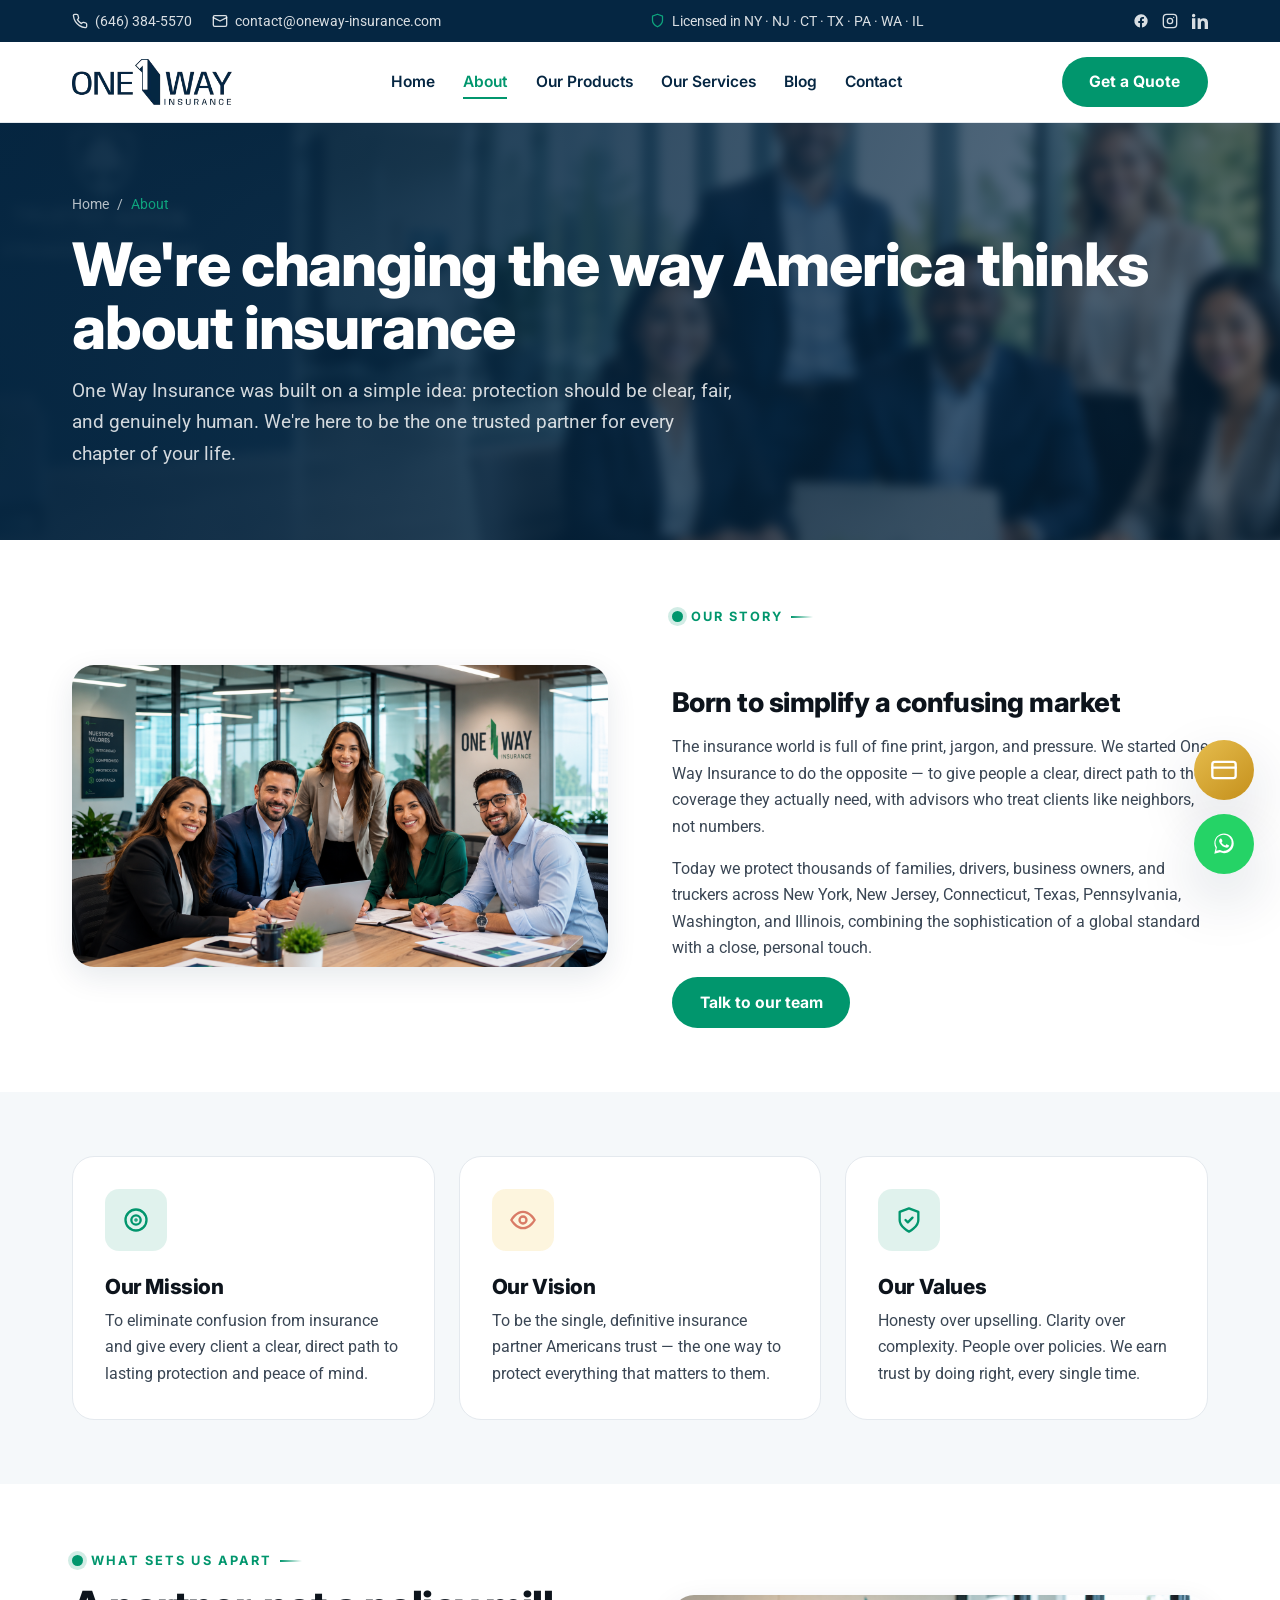
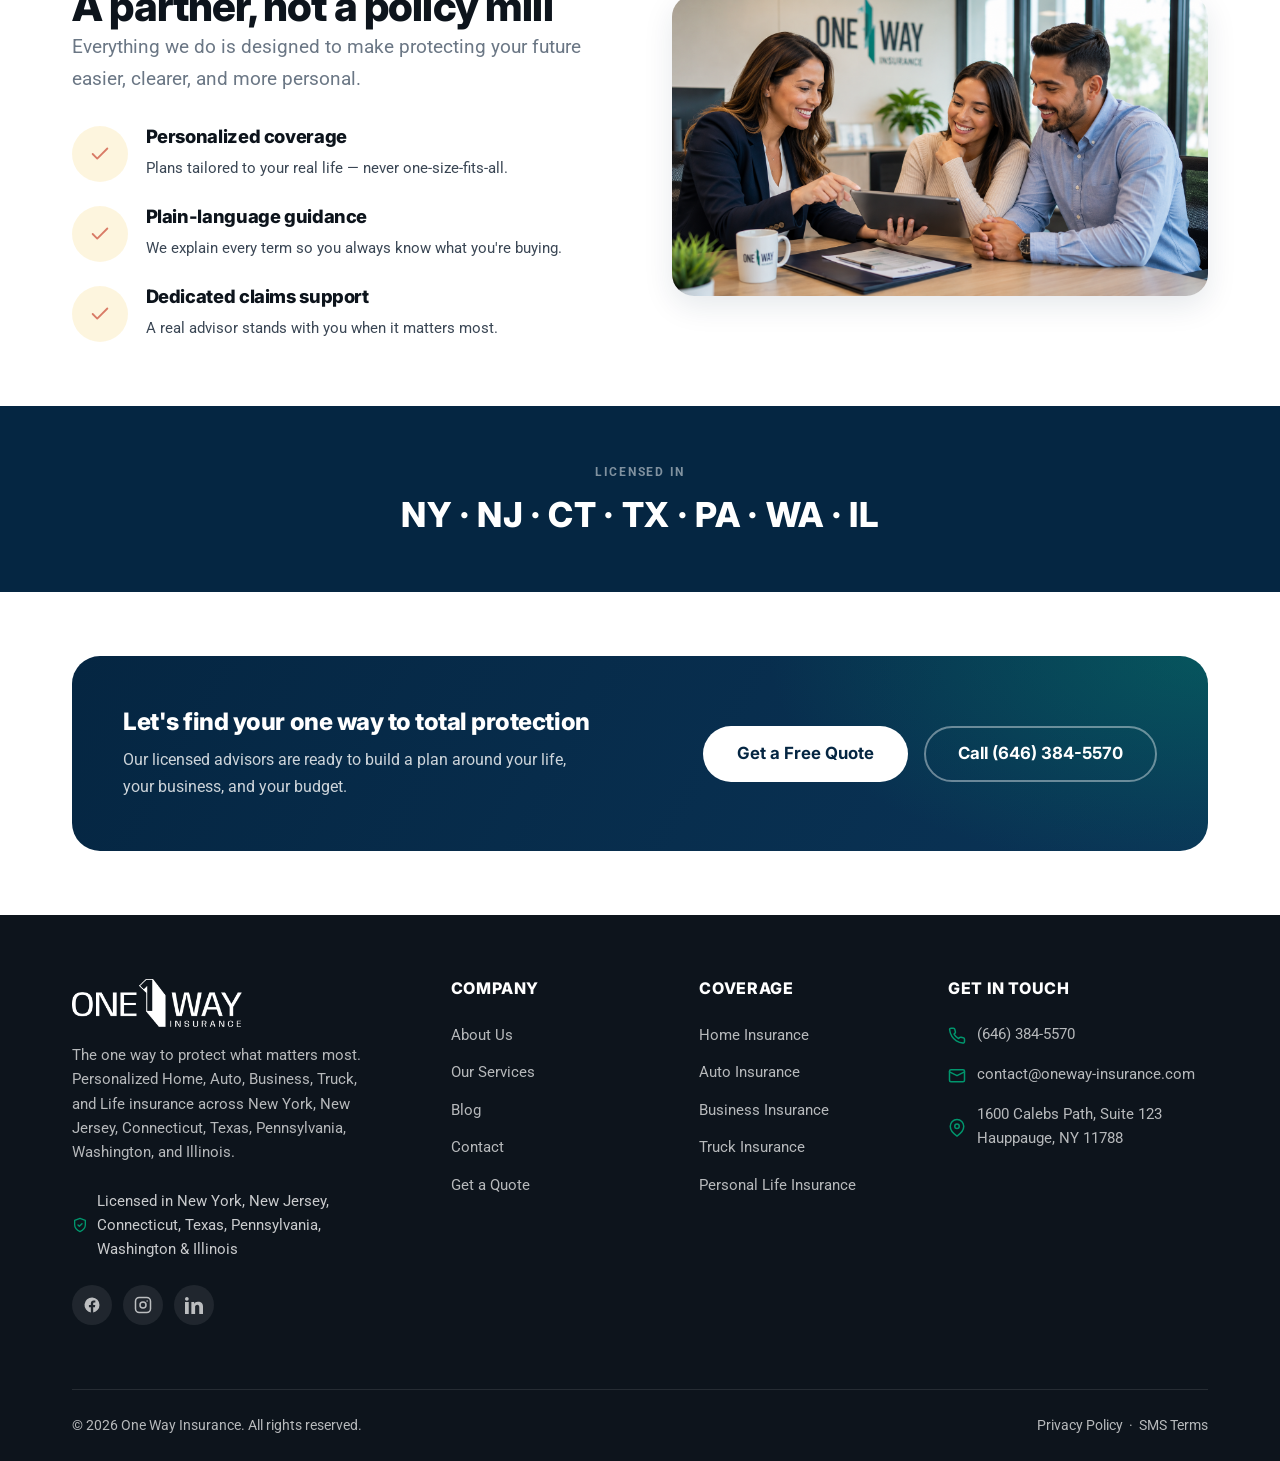
<file: about.html>
<!DOCTYPE html>
<html lang="en">
<head>
  <meta charset="UTF-8" />
  <meta name="viewport" content="width=device-width, initial-scale=1.0" />
  <title>About Us | One Way Insurance</title>
  <meta name="description" content="Learn about One Way Insurance — our mission to make insurance clear, human, and built around you, with personalized coverage across New York, New Jersey, Connecticut, Texas, Pennsylvania, Washington, and Illinois." />
  <meta name="theme-color" content="#052642" />
  <link rel="icon" href="assets/logos/favicon.ico" sizes="any" />
  <link rel="icon" type="image/png" href="assets/logos/favicon-512.png" />
  <link rel="apple-touch-icon" href="assets/logos/apple-touch-icon.png" />
  <link rel="preconnect" href="https://fonts.googleapis.com" />
  <link rel="preconnect" href="https://fonts.gstatic.com" crossorigin />
  <link href="https://fonts.googleapis.com/css2?family=Inter:wght@400;600;700;800&family=Roboto:wght@400;500;700&display=swap" rel="stylesheet" />
  <link rel="stylesheet" href="css/style.css" />
</head>
<body>
  <a class="skip-link" href="#main">Skip to content</a>

  <div class="topbar">
    <div class="container topbar__inner">
      <div class="topbar__contact">
        <a href="tel:+16463845570"><svg width="16" height="16" viewBox="0 0 24 24" fill="none" stroke="currentColor" stroke-width="2" stroke-linecap="round" stroke-linejoin="round"><path d="M22 16.92v3a2 2 0 0 1-2.18 2 19.79 19.79 0 0 1-8.63-3.07 19.5 19.5 0 0 1-6-6 19.79 19.79 0 0 1-3.07-8.67A2 2 0 0 1 4.11 2h3a2 2 0 0 1 2 1.72c.13.96.36 1.9.7 2.81a2 2 0 0 1-.45 2.11L8.09 9.91a16 16 0 0 0 6 6l1.27-1.27a2 2 0 0 1 2.11-.45c.91.34 1.85.57 2.81.7A2 2 0 0 1 22 16.92z"/></svg> (646) 384-5570</a>
        <a href="mailto:contact@oneway-insurance.com"><svg width="16" height="16" viewBox="0 0 24 24" fill="none" stroke="currentColor" stroke-width="2" stroke-linecap="round" stroke-linejoin="round"><rect x="2" y="4" width="20" height="16" rx="2"/><path d="m22 7-10 5L2 7"/></svg> contact@oneway-insurance.com</a>
      </div>
      <span class="topbar__states"><svg width="15" height="15" viewBox="0 0 24 24" fill="none" stroke="currentColor" stroke-width="2" stroke-linecap="round" stroke-linejoin="round"><path d="M12 22s8-4 8-10V5l-8-3-8 3v7c0 6 8 10 8 10z"/></svg> Licensed in NY · NJ · CT · TX · PA · WA · IL</span>
        <div class="topbar__social" aria-label="Social media">
        <a href="https://www.facebook.com/share/18oj3q9VRV/" target="_blank" rel="noopener" aria-label="Facebook"><svg width="16" height="16" viewBox="0 0 24 24" fill="currentColor"><path d="M22 12a10 10 0 1 0-11.56 9.88v-6.99H7.9V12h2.54V9.8c0-2.5 1.49-3.89 3.78-3.89 1.09 0 2.24.2 2.24.2v2.46h-1.26c-1.24 0-1.63.77-1.63 1.56V12h2.78l-.44 2.89h-2.34v6.99A10 10 0 0 0 22 12z"/></svg></a>
        <a href="https://www.instagram.com/1way_insurance/" target="_blank" rel="noopener" aria-label="Instagram"><svg width="16" height="16" viewBox="0 0 24 24" fill="none" stroke="currentColor" stroke-width="2"><rect x="2" y="2" width="20" height="20" rx="5"/><circle cx="12" cy="12" r="4"/><circle cx="17.5" cy="6.5" r="1" fill="currentColor" stroke="none"/></svg></a>
        <a href="#" aria-label="LinkedIn"><svg width="16" height="16" viewBox="0 0 24 24" fill="currentColor"><path d="M4.98 3.5A2.5 2.5 0 1 1 0 3.5a2.5 2.5 0 0 1 4.98 0zM0 8h5v16H0V8zm7.5 0h4.78v2.2h.07c.67-1.2 2.3-2.46 4.73-2.46C22 7.74 24 10 24 14.1V24h-5v-8.9c0-2.12-.76-3.57-2.66-3.57-1.45 0-2.31.97-2.69 1.91-.14.34-.17.81-.17 1.28V24h-5V8z"/></svg></a>
      </div>
    </div>
  </div>

  <header class="site-header">
    <nav class="container nav" aria-label="Main navigation">
      <a href="index.html" class="brand" aria-label="One Way Insurance — Home">
        <img src="assets/logos/logo.webp" alt="One Way Insurance" width="160" height="46" />
      </a>
      <ul class="nav__menu" id="primary-menu">
        <li><a class="nav__link" href="index.html">Home</a></li>
        <li><a class="nav__link" href="about.html">About</a></li>
        <li><a class="nav__link" href="products.html">Our Products</a></li>
        <li><a class="nav__link" href="services.html">Our Services</a></li>
        <li><a class="nav__link" href="blog.html">Blog</a></li>
        <li><a class="nav__link" href="contact.html">Contact</a></li>
        <li><a class="btn btn--primary" href="contact.html">Get a Quote</a></li>
      </ul>
      <div class="nav__actions">
        <a class="btn btn--primary" href="contact.html">Get a Quote</a>
        <button class="nav-toggle" type="button" aria-label="Open menu" aria-expanded="false" aria-controls="primary-menu"><span></span><span></span><span></span></button>
      </div>
    </nav>
  </header>
  <div class="nav-backdrop" hidden></div>

  <main id="main">
    <!-- PAGE HERO -->
    <section class="page-hero page-hero--about">
      <svg class="page-hero__route" viewBox="0 0 360 320" fill="none" aria-hidden="true">
        <path class="road-dash" d="M40 300 C 200 280, 120 120, 300 90 S 360 30, 360 30" stroke="#01966D" stroke-width="3" stroke-linecap="round"/>
        <circle cx="60" cy="296" r="6" fill="#01966D"/>
        <circle cx="318" cy="70" r="7" fill="#0ea47d"/>
      </svg>
      <div class="container" data-reveal>
        <nav class="breadcrumb" aria-label="Breadcrumb"><a href="index.html">Home</a> / <span>About</span></nav>
        <h1 class="display">We're changing the way America thinks about insurance</h1>
        <p class="lead">One Way Insurance was built on a simple idea: protection should be clear, fair, and genuinely human. We're here to be the one trusted partner for every chapter of your life.</p>
      </div>
    </section>

    <!-- STORY -->
    <section class="section">
      <div class="container">
        <div class="media-text">
          <div class="media-text__media" data-reveal>
            <img src="assets/images/about-story.webp" alt="The One Way Insurance team" width="1100" height="850" />
          </div>
          <div class="media-text__content prose" data-reveal data-reveal-delay="1">
            <span class="eyebrow">Our Story</span>
            <h2 class="h-section mt-0">Born to simplify a confusing market</h2>
            <p>The insurance world is full of fine print, jargon, and pressure. We started One Way Insurance to do the opposite — to give people a clear, direct path to the coverage they actually need, with advisors who treat clients like neighbors, not numbers.</p>
            <p>Today we protect thousands of families, drivers, business owners, and truckers across New York, New Jersey, Connecticut, Texas, Pennsylvania, Washington, and Illinois, combining the sophistication of a global standard with a close, personal touch.</p>
            <a class="btn btn--primary" href="contact.html">Talk to our team</a>
          </div>
        </div>
      </div>
    </section>

    <!-- MISSION / VISION / VALUES -->
    <section class="section section--surface">
      <div class="container">
        <div class="grid grid-3">
          <div class="card" data-reveal>
            <span class="card__icon product-card" style="display:inline-grid;place-items:center;width:62px;height:62px;border-radius:14px;background:rgba(1,150,109,.12);color:var(--c-shamrock);margin-bottom:1.5rem;">
              <svg width="28" height="28" viewBox="0 0 24 24" fill="none" stroke="currentColor" stroke-width="2" stroke-linecap="round" stroke-linejoin="round"><circle cx="12" cy="12" r="9"/><circle cx="12" cy="12" r="4"/><circle cx="12" cy="12" r="0.5" fill="currentColor"/></svg>
            </span>
            <h3 style="font-size:1.3rem;margin-bottom:.6rem;">Our Mission</h3>
            <p>To eliminate confusion from insurance and give every client a clear, direct path to lasting protection and peace of mind.</p>
          </div>
          <div class="card" data-reveal data-reveal-delay="1">
            <span style="display:inline-grid;place-items:center;width:62px;height:62px;border-radius:14px;background:rgba(242,201,76,.18);color:var(--c-peach);margin-bottom:1.5rem;">
              <svg width="28" height="28" viewBox="0 0 24 24" fill="none" stroke="currentColor" stroke-width="2" stroke-linecap="round" stroke-linejoin="round"><path d="M2 12s4-7 10-7 10 7 10 7-4 7-10 7-10-7-10-7z"/><circle cx="12" cy="12" r="3"/></svg>
            </span>
            <h3 style="font-size:1.3rem;margin-bottom:.6rem;">Our Vision</h3>
            <p>To be the single, definitive insurance partner Americans trust — the one way to protect everything that matters to them.</p>
          </div>
          <div class="card" data-reveal data-reveal-delay="2">
            <span style="display:inline-grid;place-items:center;width:62px;height:62px;border-radius:14px;background:rgba(1,150,109,.12);color:var(--c-shamrock);margin-bottom:1.5rem;">
              <svg width="28" height="28" viewBox="0 0 24 24" fill="none" stroke="currentColor" stroke-width="2" stroke-linecap="round" stroke-linejoin="round"><path d="M12 22s8-4 8-10V5l-8-3-8 3v7c0 6 8 10 8 10z"/><path d="m9 12 2 2 4-4"/></svg>
            </span>
            <h3 style="font-size:1.3rem;margin-bottom:.6rem;">Our Values</h3>
            <p>Honesty over upselling. Clarity over complexity. People over policies. We earn trust by doing right, every single time.</p>
          </div>
        </div>
      </div>
    </section>

    <!-- WHY US (values list) -->
    <section class="section">
      <div class="container">
        <div class="media-text media-text--reverse">
          <div class="media-text__media" data-reveal>
            <img src="assets/images/about-values.webp" alt="An advisor explaining coverage to a client" width="1100" height="850" />
          </div>
          <div class="media-text__content" data-reveal data-reveal-delay="1">
            <span class="eyebrow">What Sets Us Apart</span>
            <h2 class="h-section">A partner, not a policy mill</h2>
            <p class="lead" style="margin-bottom:2rem;">Everything we do is designed to make protecting your future easier, clearer, and more personal.</p>
            <div class="value-list">
              <div class="feature">
                <span class="icon-circle"><svg width="22" height="22" viewBox="0 0 24 24" fill="none" stroke="currentColor" stroke-width="2" stroke-linecap="round" stroke-linejoin="round"><path d="M20 6 9 17l-5-5"/></svg></span>
                <div><h3>Personalized coverage</h3><p>Plans tailored to your real life — never one-size-fits-all.</p></div>
              </div>
              <div class="feature">
                <span class="icon-circle"><svg width="22" height="22" viewBox="0 0 24 24" fill="none" stroke="currentColor" stroke-width="2" stroke-linecap="round" stroke-linejoin="round"><path d="M20 6 9 17l-5-5"/></svg></span>
                <div><h3>Plain-language guidance</h3><p>We explain every term so you always know what you're buying.</p></div>
              </div>
              <div class="feature">
                <span class="icon-circle"><svg width="22" height="22" viewBox="0 0 24 24" fill="none" stroke="currentColor" stroke-width="2" stroke-linecap="round" stroke-linejoin="round"><path d="M20 6 9 17l-5-5"/></svg></span>
                <div><h3>Dedicated claims support</h3><p>A real advisor stands with you when it matters most.</p></div>
              </div>
            </div>
          </div>
        </div>
      </div>
    </section>

    <!-- STATS -->
    <section class="section section--ink" style="padding:3.5rem 0;">
      <div class="container">
        <div class="stat-block stat-block--states" data-reveal style="max-width:900px;margin:0 auto;text-align:center;">
          <span style="display:block;font-size:.78rem;font-weight:700;letter-spacing:.14em;text-transform:uppercase;opacity:.7;margin-bottom:.65rem;">Licensed in</span>
          <strong style="display:block;font-size:clamp(1.35rem,3vw,2.15rem);line-height:1.25;">NY · NJ · CT · TX · PA · WA · IL</strong>
        </div>
      </div>
    </section>

    <!-- CTA -->
    <section class="section">
      <div class="container">
        <div class="cta-band" data-reveal>
          <div class="cta-band__inner">
            <div>
              <h2>Let's find your one way to total protection</h2>
              <p>Our licensed advisors are ready to build a plan around your life, your business, and your budget.</p>
            </div>
            <div class="btn-row">
              <a class="btn btn--sun btn--lg" href="contact.html">Get a Free Quote</a>
              <a class="btn btn--outline-light btn--lg" href="tel:+16463845570">Call (646) 384-5570</a>
            </div>
          </div>
        </div>
      </div>
    </section>
  </main>

  <footer class="site-footer">
    <div class="container">
      <div class="footer-grid">
        <div class="footer-about">
          <img src="assets/logos/logo-white.webp" alt="One Way Insurance" width="170" height="49" />
          <p>The one way to protect what matters most. Personalized Home, Auto, Business, Truck, and Life insurance across New York, New Jersey, Connecticut, Texas, Pennsylvania, Washington, and Illinois.</p>
          <p class="footer-license"><svg width="16" height="16" viewBox="0 0 24 24" fill="none" stroke="currentColor" stroke-width="2" stroke-linecap="round" stroke-linejoin="round"><path d="M12 22s8-4 8-10V5l-8-3-8 3v7c0 6 8 10 8 10z"/><path d="m9 12 2 2 4-4"/></svg> Licensed in New York, New Jersey, Connecticut, Texas, Pennsylvania, Washington &amp; Illinois</p>
          <div class="footer-social" aria-label="Social media">
            <a href="https://www.facebook.com/share/18oj3q9VRV/" target="_blank" rel="noopener" aria-label="Facebook"><svg width="18" height="18" viewBox="0 0 24 24" fill="currentColor"><path d="M22 12a10 10 0 1 0-11.56 9.88v-6.99H7.9V12h2.54V9.8c0-2.5 1.49-3.89 3.78-3.89 1.09 0 2.24.2 2.24.2v2.46h-1.26c-1.24 0-1.63.77-1.63 1.56V12h2.78l-.44 2.89h-2.34v6.99A10 10 0 0 0 22 12z"/></svg></a>
            <a href="https://www.instagram.com/1way_insurance/" target="_blank" rel="noopener" aria-label="Instagram"><svg width="18" height="18" viewBox="0 0 24 24" fill="none" stroke="currentColor" stroke-width="2"><rect x="2" y="2" width="20" height="20" rx="5"/><circle cx="12" cy="12" r="4"/><circle cx="17.5" cy="6.5" r="1" fill="currentColor" stroke="none"/></svg></a>
            <a href="#" aria-label="LinkedIn"><svg width="18" height="18" viewBox="0 0 24 24" fill="currentColor"><path d="M4.98 3.5A2.5 2.5 0 1 1 0 3.5a2.5 2.5 0 0 1 4.98 0zM0 8h5v16H0V8zm7.5 0h4.78v2.2h.07c.67-1.2 2.3-2.46 4.73-2.46C22 7.74 24 10 24 14.1V24h-5v-8.9c0-2.12-.76-3.57-2.66-3.57-1.45 0-2.31.97-2.69 1.91-.14.34-.17.81-.17 1.28V24h-5V8z"/></svg></a>
          </div>
        </div>
        <div>
          <h4>Company</h4>
          <ul class="footer-links">
            <li><a href="about.html">About Us</a></li>
            <li><a href="services.html">Our Services</a></li>
            <li><a href="blog.html">Blog</a></li>
            <li><a href="contact.html">Contact</a></li>
            <li><a href="contact.html">Get a Quote</a></li>
          </ul>
        </div>
        <div>
          <h4>Coverage</h4>
          <ul class="footer-links">
            <li><a href="products.html#home">Home Insurance</a></li>
            <li><a href="products.html#auto">Auto Insurance</a></li>
            <li><a href="products.html#business">Business Insurance</a></li>
            <li><a href="products.html#truck">Truck Insurance</a></li>
            <li><a href="products.html#life">Personal Life Insurance</a></li>
          </ul>
        </div>
        <div>
          <h4>Get in Touch</h4>
          <ul class="footer-contact">
            <li><svg width="18" height="18" viewBox="0 0 24 24" fill="none" stroke="currentColor" stroke-width="2" stroke-linecap="round" stroke-linejoin="round"><path d="M22 16.92v3a2 2 0 0 1-2.18 2 19.79 19.79 0 0 1-8.63-3.07 19.5 19.5 0 0 1-6-6 19.79 19.79 0 0 1-3.07-8.67A2 2 0 0 1 4.11 2h3a2 2 0 0 1 2 1.72c.13.96.36 1.9.7 2.81a2 2 0 0 1-.45 2.11L8.09 9.91a16 16 0 0 0 6 6l1.27-1.27a2 2 0 0 1 2.11-.45c.91.34 1.85.57 2.81.7A2 2 0 0 1 22 16.92z"/></svg> <a href="tel:+16463845570">(646) 384-5570</a></li>
            <li><svg width="18" height="18" viewBox="0 0 24 24" fill="none" stroke="currentColor" stroke-width="2" stroke-linecap="round" stroke-linejoin="round"><rect x="2" y="4" width="20" height="16" rx="2"/><path d="m22 7-10 5L2 7"/></svg> <a href="mailto:contact@oneway-insurance.com">contact@oneway-insurance.com</a></li>
            <li><svg width="18" height="18" viewBox="0 0 24 24" fill="none" stroke="currentColor" stroke-width="2" stroke-linecap="round" stroke-linejoin="round"><path d="M21 10c0 7-9 13-9 13s-9-6-9-13a9 9 0 0 1 18 0z"/><circle cx="12" cy="10" r="3"/></svg> <span>1600 Calebs Path, Suite 123<br />Hauppauge, NY 11788</span></li>
          </ul>
        </div>
      </div>
      <div class="footer-bottom">
        <span>&copy; <span id="year">2026</span> One Way Insurance. All rights reserved.</span>
        <span><a href="privacy.html">Privacy Policy</a> &nbsp;·&nbsp; <a href="sms-terms.html">SMS Terms</a></span>
      </div>
    </div>
  </footer>

  <div class="fab-stack">
    <a class="fab fab--pay" id="payment-button" href="https://oneway-insurance.epaypolicy.com/" target="_blank" rel="noopener" aria-label="Make a payment">
      <svg viewBox="0 0 24 24" fill="none" stroke="currentColor" stroke-width="2" stroke-linecap="round" stroke-linejoin="round"><rect x="2" y="5" width="20" height="14" rx="2"/><path d="M2 10h20"/></svg>
      <span class="fab__label">Make a Payment</span>
    </a>
    <a class="fab fab--whatsapp" href="https://wa.me/16463845570?text=Hello%20One%20Way%20Insurance%2C%20I%27d%20like%20a%20quote." target="_blank" rel="noopener" aria-label="Chat on WhatsApp">
      <svg viewBox="0 0 32 32" fill="currentColor" aria-hidden="true"><path d="M16.04 4C9.93 4 4.98 8.95 4.98 15.06c0 1.96.51 3.87 1.49 5.56L4.9 27.1l6.66-1.55a11.04 11.04 0 0 0 4.48.95h.01c6.11 0 11.06-4.95 11.06-11.06C27.1 8.95 22.15 4 16.04 4zm0 20.2h-.01a9.2 9.2 0 0 1-4.68-1.28l-.34-.2-3.95.92.84-3.85-.22-.35a9.13 9.13 0 0 1-1.4-4.86c0-5.07 4.13-9.2 9.21-9.2 2.46 0 4.77.96 6.51 2.7a9.14 9.14 0 0 1 2.7 6.51c0 5.08-4.13 9.21-9.21 9.21zm5.05-6.89c-.28-.14-1.64-.81-1.89-.9-.25-.09-.43-.14-.62.14-.18.28-.71.9-.87 1.08-.16.18-.32.2-.6.07-.28-.14-1.17-.43-2.23-1.38-.82-.74-1.38-1.65-1.54-1.93-.16-.28-.02-.43.12-.57.13-.13.28-.32.42-.49.14-.16.18-.28.28-.46.09-.18.05-.35-.02-.49-.07-.14-.62-1.5-.85-2.05-.22-.54-.45-.46-.62-.47l-.53-.01c-.18 0-.48.07-.73.35-.25.28-.96.94-.96 2.3 0 1.35.99 2.66 1.12 2.84.14.18 1.94 2.96 4.7 4.15.66.28 1.17.45 1.57.58.66.21 1.26.18 1.73.11.53-.08 1.64-.67 1.87-1.32.23-.65.23-1.2.16-1.32-.07-.12-.25-.19-.53-.33z"/></svg>
      <span class="fab__label">WhatsApp</span>
    </a>
  </div>

  <script src="js/main.js" defer></script>
</body>
</html>
</file>
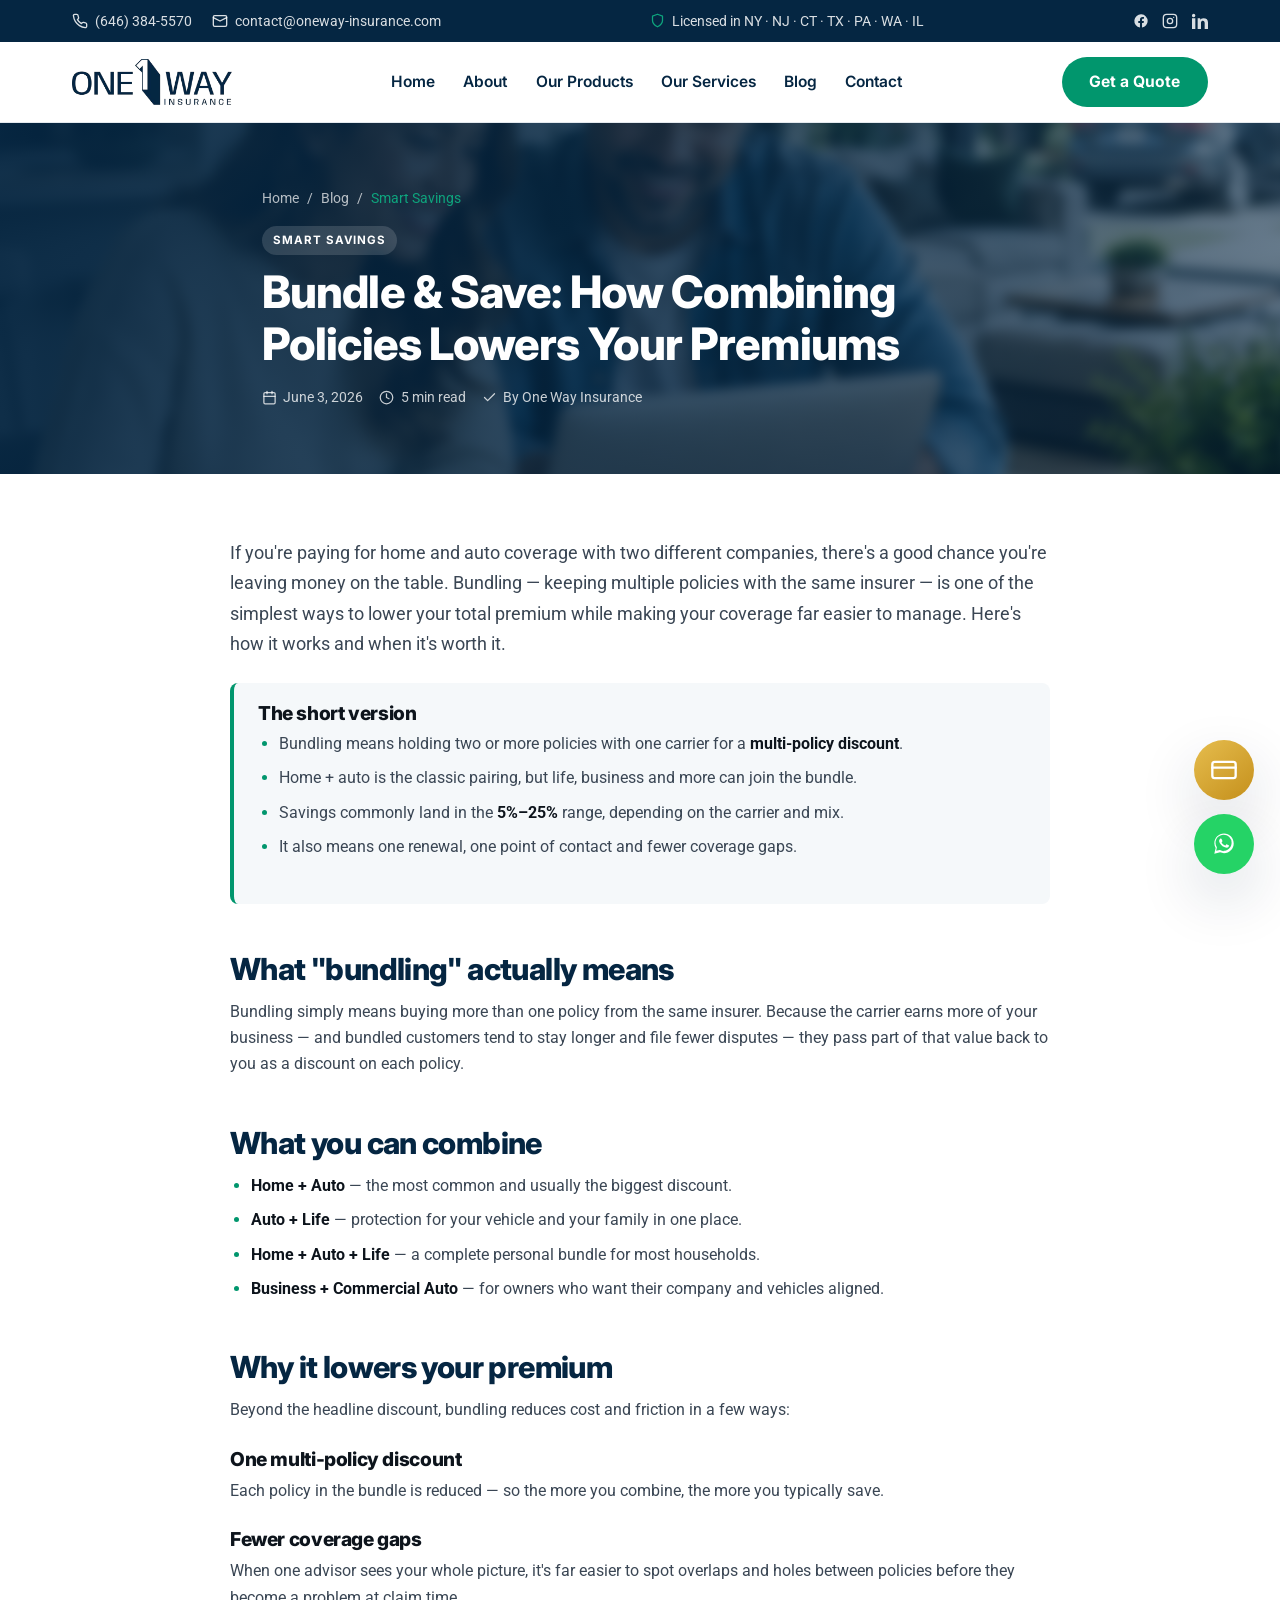
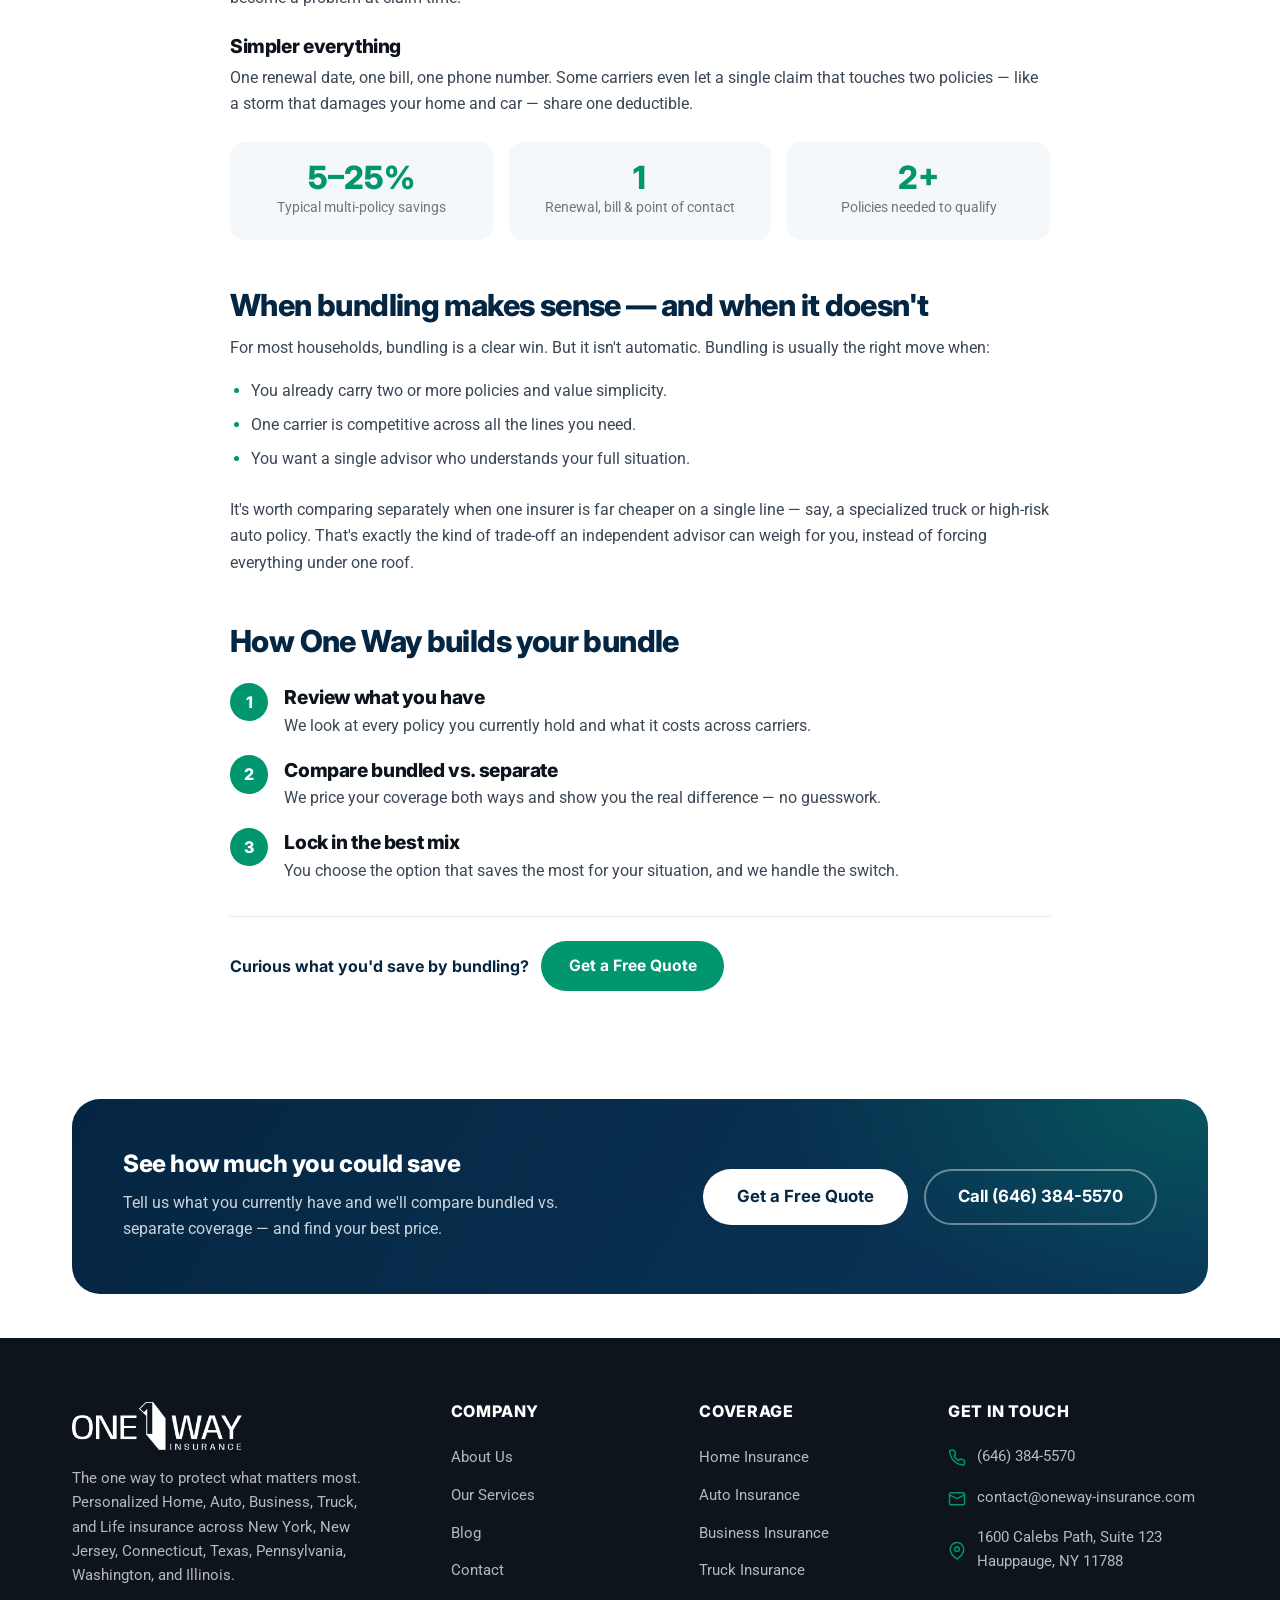
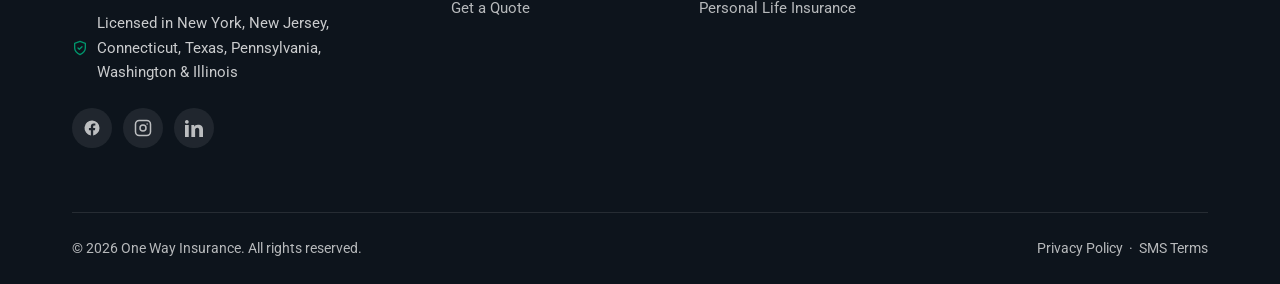
<file: article-bundle-save.html>
<!DOCTYPE html>
<html lang="en">
<head>
  <meta charset="UTF-8" />
  <meta name="viewport" content="width=device-width, initial-scale=1.0" />
  <title>Bundle &amp; Save: How Combining Policies Lowers Your Premiums | One Way Insurance</title>
  <meta name="description" content="Combining your home, auto, and life coverage can mean lower rates and less paperwork. Learn how bundling works, how much you can save, and when it makes sense." />
  <meta name="theme-color" content="#052642" />
  <link rel="icon" href="assets/logos/favicon.ico" sizes="any" />
  <link rel="icon" type="image/png" href="assets/logos/favicon-512.png" />
  <link rel="apple-touch-icon" href="assets/logos/apple-touch-icon.png" />
  <link rel="preconnect" href="https://fonts.googleapis.com" />
  <link rel="preconnect" href="https://fonts.gstatic.com" crossorigin />
  <link href="https://fonts.googleapis.com/css2?family=Inter:wght@400;600;700;800&family=Roboto:wght@400;500;700&display=swap" rel="stylesheet" />
  <link rel="stylesheet" href="css/style.css" />
</head>
<body>
  <a class="skip-link" href="#main">Skip to content</a>

  <div class="topbar">
    <div class="container topbar__inner">
      <div class="topbar__contact">
        <a href="tel:+16463845570"><svg width="16" height="16" viewBox="0 0 24 24" fill="none" stroke="currentColor" stroke-width="2" stroke-linecap="round" stroke-linejoin="round"><path d="M22 16.92v3a2 2 0 0 1-2.18 2 19.79 19.79 0 0 1-8.63-3.07 19.5 19.5 0 0 1-6-6 19.79 19.79 0 0 1-3.07-8.67A2 2 0 0 1 4.11 2h3a2 2 0 0 1 2 1.72c.13.96.36 1.9.7 2.81a2 2 0 0 1-.45 2.11L8.09 9.91a16 16 0 0 0 6 6l1.27-1.27a2 2 0 0 1 2.11-.45c.91.34 1.85.57 2.81.7A2 2 0 0 1 22 16.92z"/></svg> (646) 384-5570</a>
        <a href="mailto:contact@oneway-insurance.com"><svg width="16" height="16" viewBox="0 0 24 24" fill="none" stroke="currentColor" stroke-width="2" stroke-linecap="round" stroke-linejoin="round"><rect x="2" y="4" width="20" height="16" rx="2"/><path d="m22 7-10 5L2 7"/></svg> contact@oneway-insurance.com</a>
      </div>
      <span class="topbar__states"><svg width="15" height="15" viewBox="0 0 24 24" fill="none" stroke="currentColor" stroke-width="2" stroke-linecap="round" stroke-linejoin="round"><path d="M12 22s8-4 8-10V5l-8-3-8 3v7c0 6 8 10 8 10z"/></svg> Licensed in NY · NJ · CT · TX · PA · WA · IL</span>
        <div class="topbar__social" aria-label="Social media">
        <a href="https://www.facebook.com/share/18oj3q9VRV/" target="_blank" rel="noopener" aria-label="Facebook"><svg width="16" height="16" viewBox="0 0 24 24" fill="currentColor"><path d="M22 12a10 10 0 1 0-11.56 9.88v-6.99H7.9V12h2.54V9.8c0-2.5 1.49-3.89 3.78-3.89 1.09 0 2.24.2 2.24.2v2.46h-1.26c-1.24 0-1.63.77-1.63 1.56V12h2.78l-.44 2.89h-2.34v6.99A10 10 0 0 0 22 12z"/></svg></a>
        <a href="https://www.instagram.com/1way_insurance/" target="_blank" rel="noopener" aria-label="Instagram"><svg width="16" height="16" viewBox="0 0 24 24" fill="none" stroke="currentColor" stroke-width="2"><rect x="2" y="2" width="20" height="20" rx="5"/><circle cx="12" cy="12" r="4"/><circle cx="17.5" cy="6.5" r="1" fill="currentColor" stroke="none"/></svg></a>
        <a href="#" aria-label="LinkedIn"><svg width="16" height="16" viewBox="0 0 24 24" fill="currentColor"><path d="M4.98 3.5A2.5 2.5 0 1 1 0 3.5a2.5 2.5 0 0 1 4.98 0zM0 8h5v16H0V8zm7.5 0h4.78v2.2h.07c.67-1.2 2.3-2.46 4.73-2.46C22 7.74 24 10 24 14.1V24h-5v-8.9c0-2.12-.76-3.57-2.66-3.57-1.45 0-2.31.97-2.69 1.91-.14.34-.17.81-.17 1.28V24h-5V8z"/></svg></a>
      </div>
    </div>
  </div>

  <header class="site-header">
    <nav class="container nav" aria-label="Main navigation">
      <a href="index.html" class="brand" aria-label="One Way Insurance — Home"><img src="assets/logos/logo.webp" alt="One Way Insurance" width="160" height="46" /></a>
      <ul class="nav__menu" id="primary-menu">
        <li><a class="nav__link" href="index.html">Home</a></li>
        <li><a class="nav__link" href="about.html">About</a></li>
        <li><a class="nav__link" href="products.html">Our Products</a></li>
        <li><a class="nav__link" href="services.html">Our Services</a></li>
        <li><a class="nav__link" href="blog.html">Blog</a></li>
        <li><a class="nav__link" href="contact.html">Contact</a></li>
        <li><a class="btn btn--primary" href="contact.html">Get a Quote</a></li>
      </ul>
      <div class="nav__actions">
        <a class="btn btn--primary" href="contact.html">Get a Quote</a>
        <button class="nav-toggle" type="button" aria-label="Open menu" aria-expanded="false" aria-controls="primary-menu"><span></span><span></span><span></span></button>
      </div>
    </nav>
  </header>
  <div class="nav-backdrop" hidden></div>

  <main id="main">
    <header class="article-hero article-hero--bundle">
      <div class="container" data-reveal>
        <nav class="breadcrumb" aria-label="Breadcrumb"><a href="index.html">Home</a> / <a href="blog.html">Blog</a> / <span>Smart Savings</span></nav>
        <span class="tag">Smart Savings</span>
        <h1>Bundle &amp; Save: How Combining Policies Lowers Your Premiums</h1>
        <div class="article-meta">
          <span><svg width="15" height="15" viewBox="0 0 24 24" fill="none" stroke="currentColor" stroke-width="2" stroke-linecap="round" stroke-linejoin="round"><rect x="3" y="4" width="18" height="18" rx="2"/><path d="M16 2v4M8 2v4M3 10h18"/></svg> June 3, 2026</span>
          <span><svg width="15" height="15" viewBox="0 0 24 24" fill="none" stroke="currentColor" stroke-width="2" stroke-linecap="round" stroke-linejoin="round"><circle cx="12" cy="12" r="10"/><path d="M12 6v6l4 2"/></svg> 5 min read</span>
          <span><svg width="15" height="15" viewBox="0 0 24 24" fill="none" stroke="currentColor" stroke-width="2" stroke-linecap="round" stroke-linejoin="round"><path d="M20 6 9 17l-5-5"/></svg> By One Way Insurance</span>
        </div>
      </div>
    </header>

    <article class="section">
      <div class="container">
        <div class="article-body" data-reveal>
          <p>If you're paying for home and auto coverage with two different companies, there's a good chance you're leaving money on the table. Bundling — keeping multiple policies with the same insurer — is one of the simplest ways to lower your total premium while making your coverage far easier to manage. Here's how it works and when it's worth it.</p>

          <div class="article-callout">
            <h3>The short version</h3>
            <ul>
              <li>Bundling means holding two or more policies with one carrier for a <strong>multi-policy discount</strong>.</li>
              <li>Home + auto is the classic pairing, but life, business and more can join the bundle.</li>
              <li>Savings commonly land in the <strong>5%–25%</strong> range, depending on the carrier and mix.</li>
              <li>It also means one renewal, one point of contact and fewer coverage gaps.</li>
            </ul>
          </div>

          <h2>What "bundling" actually means</h2>
          <p>Bundling simply means buying more than one policy from the same insurer. Because the carrier earns more of your business — and bundled customers tend to stay longer and file fewer disputes — they pass part of that value back to you as a discount on each policy.</p>

          <h2>What you can combine</h2>
          <ul>
            <li><strong>Home + Auto</strong> — the most common and usually the biggest discount.</li>
            <li><strong>Auto + Life</strong> — protection for your vehicle and your family in one place.</li>
            <li><strong>Home + Auto + Life</strong> — a complete personal bundle for most households.</li>
            <li><strong>Business + Commercial Auto</strong> — for owners who want their company and vehicles aligned.</li>
          </ul>

          <h2>Why it lowers your premium</h2>
          <p>Beyond the headline discount, bundling reduces cost and friction in a few ways:</p>
          <h3>One multi-policy discount</h3>
          <p>Each policy in the bundle is reduced — so the more you combine, the more you typically save.</p>
          <h3>Fewer coverage gaps</h3>
          <p>When one advisor sees your whole picture, it's far easier to spot overlaps and holes between policies before they become a problem at claim time.</p>
          <h3>Simpler everything</h3>
          <p>One renewal date, one bill, one phone number. Some carriers even let a single claim that touches two policies — like a storm that damages your home and car — share one deductible.</p>

          <div class="article-stats">
            <div class="article-stat"><strong>5–25%</strong><span>Typical multi-policy savings</span></div>
            <div class="article-stat"><strong>1</strong><span>Renewal, bill &amp; point of contact</span></div>
            <div class="article-stat"><strong>2+</strong><span>Policies needed to qualify</span></div>
          </div>

          <h2>When bundling makes sense — and when it doesn't</h2>
          <p>For most households, bundling is a clear win. But it isn't automatic. Bundling is usually the right move when:</p>
          <ul>
            <li>You already carry two or more policies and value simplicity.</li>
            <li>One carrier is competitive across all the lines you need.</li>
            <li>You want a single advisor who understands your full situation.</li>
          </ul>
          <p>It's worth comparing separately when one insurer is far cheaper on a single line — say, a specialized truck or high-risk auto policy. That's exactly the kind of trade-off an independent advisor can weigh for you, instead of forcing everything under one roof.</p>

          <h2>How One Way builds your bundle</h2>
          <div class="article-steps">
            <div class="article-step">
              <h3>Review what you have</h3>
              <p>We look at every policy you currently hold and what it costs across carriers.</p>
            </div>
            <div class="article-step">
              <h3>Compare bundled vs. separate</h3>
              <p>We price your coverage both ways and show you the real difference — no guesswork.</p>
            </div>
            <div class="article-step">
              <h3>Lock in the best mix</h3>
              <p>You choose the option that saves the most for your situation, and we handle the switch.</p>
            </div>
          </div>

          <div class="article-share">
            <span>Curious what you'd save by bundling?</span>
            <a class="btn btn--primary" href="contact.html">Get a Free Quote</a>
          </div>
        </div>
      </div>
    </article>

    <section class="section section--tight">
      <div class="container">
        <div class="cta-band" data-reveal>
          <div class="cta-band__inner">
            <div>
              <h2>See how much you could save</h2>
              <p>Tell us what you currently have and we'll compare bundled vs. separate coverage — and find your best price.</p>
            </div>
            <div class="btn-row">
              <a class="btn btn--sun btn--lg" href="contact.html">Get a Free Quote</a>
              <a class="btn btn--outline-light btn--lg" href="tel:+16463845570">Call (646) 384-5570</a>
            </div>
          </div>
        </div>
      </div>
    </section>
  </main>

  <footer class="site-footer">
    <div class="container">
      <div class="footer-grid">
        <div class="footer-about">
          <img src="assets/logos/logo-white.webp" alt="One Way Insurance" width="170" height="49" />
          <p>The one way to protect what matters most. Personalized Home, Auto, Business, Truck, and Life insurance across New York, New Jersey, Connecticut, Texas, Pennsylvania, Washington, and Illinois.</p>
          <p class="footer-license"><svg width="16" height="16" viewBox="0 0 24 24" fill="none" stroke="currentColor" stroke-width="2" stroke-linecap="round" stroke-linejoin="round"><path d="M12 22s8-4 8-10V5l-8-3-8 3v7c0 6 8 10 8 10z"/><path d="m9 12 2 2 4-4"/></svg> Licensed in New York, New Jersey, Connecticut, Texas, Pennsylvania, Washington &amp; Illinois</p>
          <div class="footer-social" aria-label="Social media">
            <a href="https://www.facebook.com/share/18oj3q9VRV/" target="_blank" rel="noopener" aria-label="Facebook"><svg width="18" height="18" viewBox="0 0 24 24" fill="currentColor"><path d="M22 12a10 10 0 1 0-11.56 9.88v-6.99H7.9V12h2.54V9.8c0-2.5 1.49-3.89 3.78-3.89 1.09 0 2.24.2 2.24.2v2.46h-1.26c-1.24 0-1.63.77-1.63 1.56V12h2.78l-.44 2.89h-2.34v6.99A10 10 0 0 0 22 12z"/></svg></a>
            <a href="https://www.instagram.com/1way_insurance/" target="_blank" rel="noopener" aria-label="Instagram"><svg width="18" height="18" viewBox="0 0 24 24" fill="none" stroke="currentColor" stroke-width="2"><rect x="2" y="2" width="20" height="20" rx="5"/><circle cx="12" cy="12" r="4"/><circle cx="17.5" cy="6.5" r="1" fill="currentColor" stroke="none"/></svg></a>
            <a href="#" aria-label="LinkedIn"><svg width="18" height="18" viewBox="0 0 24 24" fill="currentColor"><path d="M4.98 3.5A2.5 2.5 0 1 1 0 3.5a2.5 2.5 0 0 1 4.98 0zM0 8h5v16H0V8zm7.5 0h4.78v2.2h.07c.67-1.2 2.3-2.46 4.73-2.46C22 7.74 24 10 24 14.1V24h-5v-8.9c0-2.12-.76-3.57-2.66-3.57-1.45 0-2.31.97-2.69 1.91-.14.34-.17.81-.17 1.28V24h-5V8z"/></svg></a>
          </div>
        </div>
        <div>
          <h4>Company</h4>
          <ul class="footer-links">
            <li><a href="about.html">About Us</a></li>
            <li><a href="services.html">Our Services</a></li>
            <li><a href="blog.html">Blog</a></li>
            <li><a href="contact.html">Contact</a></li>
            <li><a href="contact.html">Get a Quote</a></li>
          </ul>
        </div>
        <div>
          <h4>Coverage</h4>
          <ul class="footer-links">
            <li><a href="products.html#home">Home Insurance</a></li>
            <li><a href="products.html#auto">Auto Insurance</a></li>
            <li><a href="products.html#business">Business Insurance</a></li>
            <li><a href="products.html#truck">Truck Insurance</a></li>
            <li><a href="products.html#life">Personal Life Insurance</a></li>
          </ul>
        </div>
        <div>
          <h4>Get in Touch</h4>
          <ul class="footer-contact">
            <li><svg width="18" height="18" viewBox="0 0 24 24" fill="none" stroke="currentColor" stroke-width="2" stroke-linecap="round" stroke-linejoin="round"><path d="M22 16.92v3a2 2 0 0 1-2.18 2 19.79 19.79 0 0 1-8.63-3.07 19.5 19.5 0 0 1-6-6 19.79 19.79 0 0 1-3.07-8.67A2 2 0 0 1 4.11 2h3a2 2 0 0 1 2 1.72c.13.96.36 1.9.7 2.81a2 2 0 0 1-.45 2.11L8.09 9.91a16 16 0 0 0 6 6l1.27-1.27a2 2 0 0 1 2.11-.45c.91.34 1.85.57 2.81.7A2 2 0 0 1 22 16.92z"/></svg> <a href="tel:+16463845570">(646) 384-5570</a></li>
            <li><svg width="18" height="18" viewBox="0 0 24 24" fill="none" stroke="currentColor" stroke-width="2" stroke-linecap="round" stroke-linejoin="round"><rect x="2" y="4" width="20" height="16" rx="2"/><path d="m22 7-10 5L2 7"/></svg> <a href="mailto:contact@oneway-insurance.com">contact@oneway-insurance.com</a></li>
            <li><svg width="18" height="18" viewBox="0 0 24 24" fill="none" stroke="currentColor" stroke-width="2" stroke-linecap="round" stroke-linejoin="round"><path d="M21 10c0 7-9 13-9 13s-9-6-9-13a9 9 0 0 1 18 0z"/><circle cx="12" cy="10" r="3"/></svg> <span>1600 Calebs Path, Suite 123<br />Hauppauge, NY 11788</span></li>
          </ul>
        </div>
      </div>
      <div class="footer-bottom">
        <span>&copy; <span id="year">2026</span> One Way Insurance. All rights reserved.</span>
        <span><a href="privacy.html">Privacy Policy</a> &nbsp;·&nbsp; <a href="sms-terms.html">SMS Terms</a></span>
      </div>
    </div>
  </footer>

  <div class="fab-stack">
    <a class="fab fab--pay" id="payment-button" href="https://oneway-insurance.epaypolicy.com/" target="_blank" rel="noopener" aria-label="Make a payment">
      <svg viewBox="0 0 24 24" fill="none" stroke="currentColor" stroke-width="2" stroke-linecap="round" stroke-linejoin="round"><rect x="2" y="5" width="20" height="14" rx="2"/><path d="M2 10h20"/></svg>
      <span class="fab__label">Make a Payment</span>
    </a>
    <a class="fab fab--whatsapp" href="https://wa.me/16463845570?text=Hello%20One%20Way%20Insurance%2C%20I%27d%20like%20a%20quote." target="_blank" rel="noopener" aria-label="Chat on WhatsApp">
      <svg viewBox="0 0 32 32" fill="currentColor" aria-hidden="true"><path d="M16.04 4C9.93 4 4.98 8.95 4.98 15.06c0 1.96.51 3.87 1.49 5.56L4.9 27.1l6.66-1.55a11.04 11.04 0 0 0 4.48.95h.01c6.11 0 11.06-4.95 11.06-11.06C27.1 8.95 22.15 4 16.04 4zm0 20.2h-.01a9.2 9.2 0 0 1-4.68-1.28l-.34-.2-3.95.92.84-3.85-.22-.35a9.13 9.13 0 0 1-1.4-4.86c0-5.07 4.13-9.2 9.21-9.2 2.46 0 4.77.96 6.51 2.7a9.14 9.14 0 0 1 2.7 6.51c0 5.08-4.13 9.21-9.21 9.21zm5.05-6.89c-.28-.14-1.64-.81-1.89-.9-.25-.09-.43-.14-.62.14-.18.28-.71.9-.87 1.08-.16.18-.32.2-.6.07-.28-.14-1.17-.43-2.23-1.38-.82-.74-1.38-1.65-1.54-1.93-.16-.28-.02-.43.12-.57.13-.13.28-.32.42-.49.14-.16.18-.28.28-.46.09-.18.05-.35-.02-.49-.07-.14-.62-1.5-.85-2.05-.22-.54-.45-.46-.62-.47l-.53-.01c-.18 0-.48.07-.73.35-.25.28-.96.94-.96 2.3 0 1.35.99 2.66 1.12 2.84.14.18 1.94 2.96 4.7 4.15.66.28 1.17.45 1.57.58.66.21 1.26.18 1.73.11.53-.08 1.64-.67 1.87-1.32.23-.65.23-1.2.16-1.32-.07-.12-.25-.19-.53-.33z"/></svg>
      <span class="fab__label">WhatsApp</span>
    </a>
  </div>

  <script src="js/main.js" defer></script>
</body>
</html>
</file>
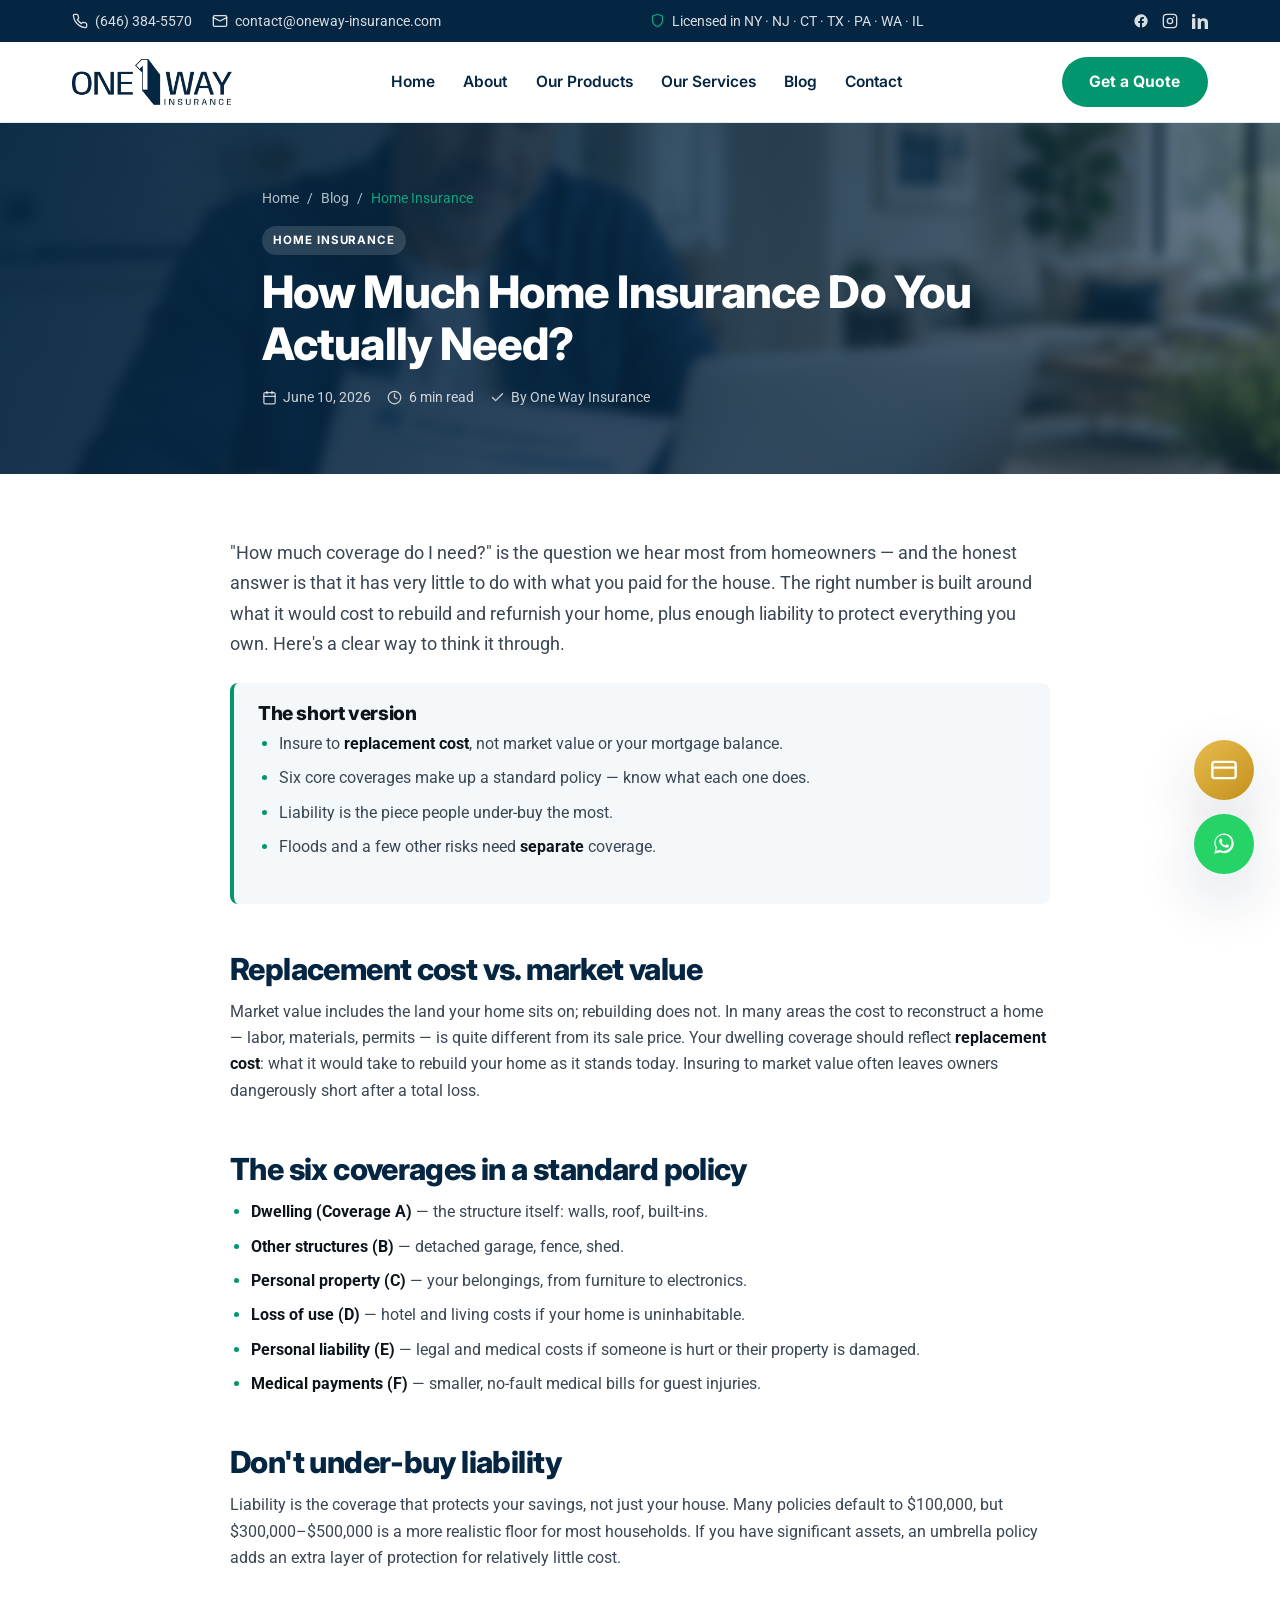
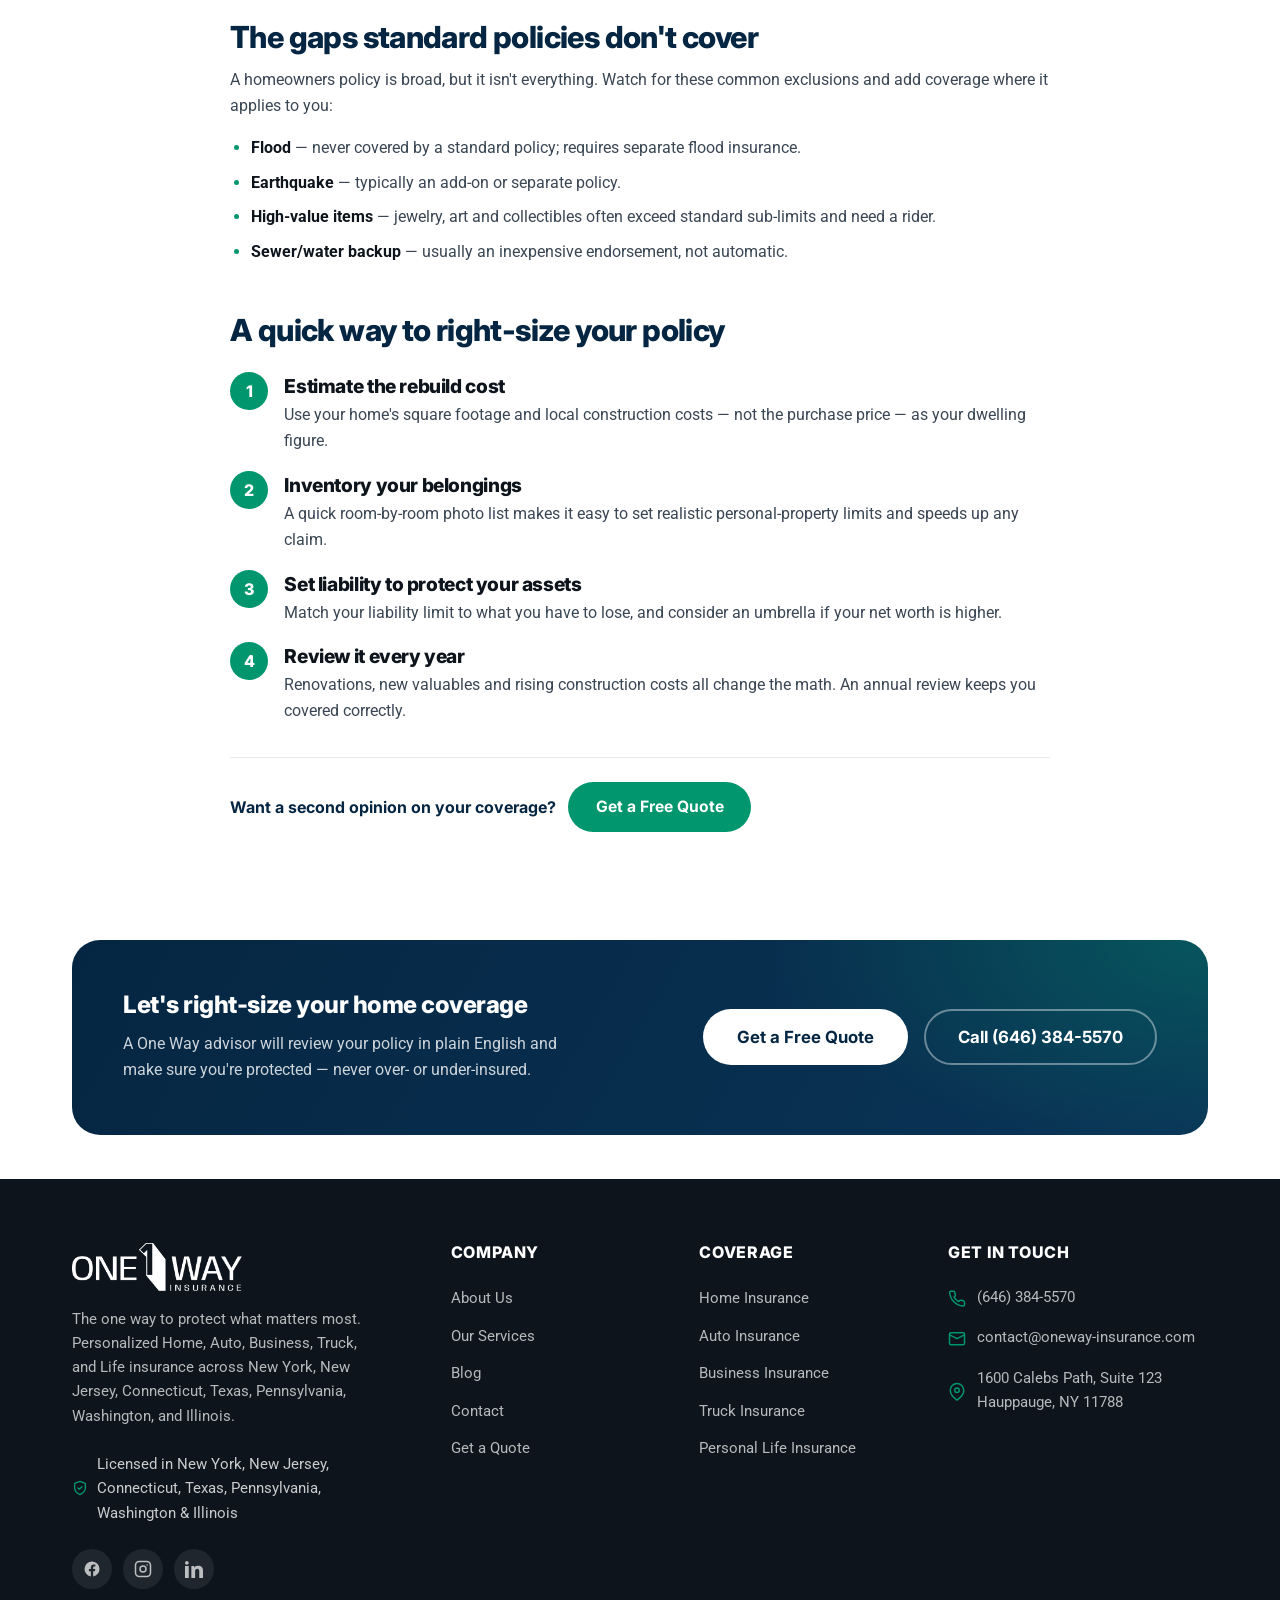
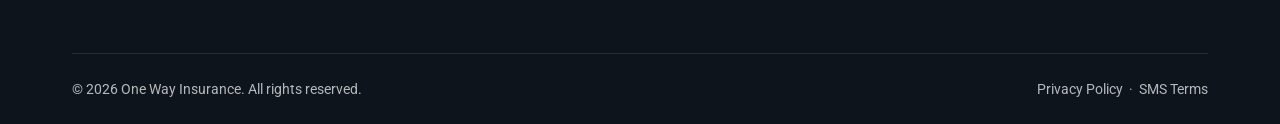
<file: article-home-coverage.html>
<!DOCTYPE html>
<html lang="en">
<head>
  <meta charset="UTF-8" />
  <meta name="viewport" content="width=device-width, initial-scale=1.0" />
  <title>How Much Home Insurance Do You Actually Need? | One Way Insurance</title>
  <meta name="description" content="A clear, plain-English guide to right-sizing your homeowners policy: replacement cost vs. market value, the core coverages, and the gaps most homeowners miss." />
  <meta name="theme-color" content="#052642" />
  <link rel="icon" href="assets/logos/favicon.ico" sizes="any" />
  <link rel="icon" type="image/png" href="assets/logos/favicon-512.png" />
  <link rel="apple-touch-icon" href="assets/logos/apple-touch-icon.png" />
  <link rel="preconnect" href="https://fonts.googleapis.com" />
  <link rel="preconnect" href="https://fonts.gstatic.com" crossorigin />
  <link href="https://fonts.googleapis.com/css2?family=Inter:wght@400;600;700;800&family=Roboto:wght@400;500;700&display=swap" rel="stylesheet" />
  <link rel="stylesheet" href="css/style.css" />
</head>
<body>
  <a class="skip-link" href="#main">Skip to content</a>

  <div class="topbar">
    <div class="container topbar__inner">
      <div class="topbar__contact">
        <a href="tel:+16463845570"><svg width="16" height="16" viewBox="0 0 24 24" fill="none" stroke="currentColor" stroke-width="2" stroke-linecap="round" stroke-linejoin="round"><path d="M22 16.92v3a2 2 0 0 1-2.18 2 19.79 19.79 0 0 1-8.63-3.07 19.5 19.5 0 0 1-6-6 19.79 19.79 0 0 1-3.07-8.67A2 2 0 0 1 4.11 2h3a2 2 0 0 1 2 1.72c.13.96.36 1.9.7 2.81a2 2 0 0 1-.45 2.11L8.09 9.91a16 16 0 0 0 6 6l1.27-1.27a2 2 0 0 1 2.11-.45c.91.34 1.85.57 2.81.7A2 2 0 0 1 22 16.92z"/></svg> (646) 384-5570</a>
        <a href="mailto:contact@oneway-insurance.com"><svg width="16" height="16" viewBox="0 0 24 24" fill="none" stroke="currentColor" stroke-width="2" stroke-linecap="round" stroke-linejoin="round"><rect x="2" y="4" width="20" height="16" rx="2"/><path d="m22 7-10 5L2 7"/></svg> contact@oneway-insurance.com</a>
      </div>
      <span class="topbar__states"><svg width="15" height="15" viewBox="0 0 24 24" fill="none" stroke="currentColor" stroke-width="2" stroke-linecap="round" stroke-linejoin="round"><path d="M12 22s8-4 8-10V5l-8-3-8 3v7c0 6 8 10 8 10z"/></svg> Licensed in NY · NJ · CT · TX · PA · WA · IL</span>
        <div class="topbar__social" aria-label="Social media">
        <a href="https://www.facebook.com/share/18oj3q9VRV/" target="_blank" rel="noopener" aria-label="Facebook"><svg width="16" height="16" viewBox="0 0 24 24" fill="currentColor"><path d="M22 12a10 10 0 1 0-11.56 9.88v-6.99H7.9V12h2.54V9.8c0-2.5 1.49-3.89 3.78-3.89 1.09 0 2.24.2 2.24.2v2.46h-1.26c-1.24 0-1.63.77-1.63 1.56V12h2.78l-.44 2.89h-2.34v6.99A10 10 0 0 0 22 12z"/></svg></a>
        <a href="https://www.instagram.com/1way_insurance/" target="_blank" rel="noopener" aria-label="Instagram"><svg width="16" height="16" viewBox="0 0 24 24" fill="none" stroke="currentColor" stroke-width="2"><rect x="2" y="2" width="20" height="20" rx="5"/><circle cx="12" cy="12" r="4"/><circle cx="17.5" cy="6.5" r="1" fill="currentColor" stroke="none"/></svg></a>
        <a href="#" aria-label="LinkedIn"><svg width="16" height="16" viewBox="0 0 24 24" fill="currentColor"><path d="M4.98 3.5A2.5 2.5 0 1 1 0 3.5a2.5 2.5 0 0 1 4.98 0zM0 8h5v16H0V8zm7.5 0h4.78v2.2h.07c.67-1.2 2.3-2.46 4.73-2.46C22 7.74 24 10 24 14.1V24h-5v-8.9c0-2.12-.76-3.57-2.66-3.57-1.45 0-2.31.97-2.69 1.91-.14.34-.17.81-.17 1.28V24h-5V8z"/></svg></a>
      </div>
    </div>
  </div>

  <header class="site-header">
    <nav class="container nav" aria-label="Main navigation">
      <a href="index.html" class="brand" aria-label="One Way Insurance — Home"><img src="assets/logos/logo.webp" alt="One Way Insurance" width="160" height="46" /></a>
      <ul class="nav__menu" id="primary-menu">
        <li><a class="nav__link" href="index.html">Home</a></li>
        <li><a class="nav__link" href="about.html">About</a></li>
        <li><a class="nav__link" href="products.html">Our Products</a></li>
        <li><a class="nav__link" href="services.html">Our Services</a></li>
        <li><a class="nav__link" href="blog.html">Blog</a></li>
        <li><a class="nav__link" href="contact.html">Contact</a></li>
        <li><a class="btn btn--primary" href="contact.html">Get a Quote</a></li>
      </ul>
      <div class="nav__actions">
        <a class="btn btn--primary" href="contact.html">Get a Quote</a>
        <button class="nav-toggle" type="button" aria-label="Open menu" aria-expanded="false" aria-controls="primary-menu"><span></span><span></span><span></span></button>
      </div>
    </nav>
  </header>
  <div class="nav-backdrop" hidden></div>

  <main id="main">
    <header class="article-hero article-hero--home">
      <div class="container" data-reveal>
        <nav class="breadcrumb" aria-label="Breadcrumb"><a href="index.html">Home</a> / <a href="blog.html">Blog</a> / <span>Home Insurance</span></nav>
        <span class="tag">Home Insurance</span>
        <h1>How Much Home Insurance Do You Actually Need?</h1>
        <div class="article-meta">
          <span><svg width="15" height="15" viewBox="0 0 24 24" fill="none" stroke="currentColor" stroke-width="2" stroke-linecap="round" stroke-linejoin="round"><rect x="3" y="4" width="18" height="18" rx="2"/><path d="M16 2v4M8 2v4M3 10h18"/></svg> June 10, 2026</span>
          <span><svg width="15" height="15" viewBox="0 0 24 24" fill="none" stroke="currentColor" stroke-width="2" stroke-linecap="round" stroke-linejoin="round"><circle cx="12" cy="12" r="10"/><path d="M12 6v6l4 2"/></svg> 6 min read</span>
          <span><svg width="15" height="15" viewBox="0 0 24 24" fill="none" stroke="currentColor" stroke-width="2" stroke-linecap="round" stroke-linejoin="round"><path d="M20 6 9 17l-5-5"/></svg> By One Way Insurance</span>
        </div>
      </div>
    </header>

    <article class="section">
      <div class="container">
        <div class="article-body" data-reveal>
          <p>"How much coverage do I need?" is the question we hear most from homeowners — and the honest answer is that it has very little to do with what you paid for the house. The right number is built around what it would cost to rebuild and refurnish your home, plus enough liability to protect everything you own. Here's a clear way to think it through.</p>

          <div class="article-callout">
            <h3>The short version</h3>
            <ul>
              <li>Insure to <strong>replacement cost</strong>, not market value or your mortgage balance.</li>
              <li>Six core coverages make up a standard policy — know what each one does.</li>
              <li>Liability is the piece people under-buy the most.</li>
              <li>Floods and a few other risks need <strong>separate</strong> coverage.</li>
            </ul>
          </div>

          <h2>Replacement cost vs. market value</h2>
          <p>Market value includes the land your home sits on; rebuilding does not. In many areas the cost to reconstruct a home — labor, materials, permits — is quite different from its sale price. Your dwelling coverage should reflect <strong>replacement cost</strong>: what it would take to rebuild your home as it stands today. Insuring to market value often leaves owners dangerously short after a total loss.</p>

          <h2>The six coverages in a standard policy</h2>
          <ul>
            <li><strong>Dwelling (Coverage A)</strong> — the structure itself: walls, roof, built-ins.</li>
            <li><strong>Other structures (B)</strong> — detached garage, fence, shed.</li>
            <li><strong>Personal property (C)</strong> — your belongings, from furniture to electronics.</li>
            <li><strong>Loss of use (D)</strong> — hotel and living costs if your home is uninhabitable.</li>
            <li><strong>Personal liability (E)</strong> — legal and medical costs if someone is hurt or their property is damaged.</li>
            <li><strong>Medical payments (F)</strong> — smaller, no-fault medical bills for guest injuries.</li>
          </ul>

          <h2>Don't under-buy liability</h2>
          <p>Liability is the coverage that protects your savings, not just your house. Many policies default to $100,000, but $300,000–$500,000 is a more realistic floor for most households. If you have significant assets, an umbrella policy adds an extra layer of protection for relatively little cost.</p>

          <h2>The gaps standard policies don't cover</h2>
          <p>A homeowners policy is broad, but it isn't everything. Watch for these common exclusions and add coverage where it applies to you:</p>
          <ul>
            <li><strong>Flood</strong> — never covered by a standard policy; requires separate flood insurance.</li>
            <li><strong>Earthquake</strong> — typically an add-on or separate policy.</li>
            <li><strong>High-value items</strong> — jewelry, art and collectibles often exceed standard sub-limits and need a rider.</li>
            <li><strong>Sewer/water backup</strong> — usually an inexpensive endorsement, not automatic.</li>
          </ul>

          <h2>A quick way to right-size your policy</h2>
          <div class="article-steps">
            <div class="article-step">
              <h3>Estimate the rebuild cost</h3>
              <p>Use your home's square footage and local construction costs — not the purchase price — as your dwelling figure.</p>
            </div>
            <div class="article-step">
              <h3>Inventory your belongings</h3>
              <p>A quick room-by-room photo list makes it easy to set realistic personal-property limits and speeds up any claim.</p>
            </div>
            <div class="article-step">
              <h3>Set liability to protect your assets</h3>
              <p>Match your liability limit to what you have to lose, and consider an umbrella if your net worth is higher.</p>
            </div>
            <div class="article-step">
              <h3>Review it every year</h3>
              <p>Renovations, new valuables and rising construction costs all change the math. An annual review keeps you covered correctly.</p>
            </div>
          </div>

          <div class="article-share">
            <span>Want a second opinion on your coverage?</span>
            <a class="btn btn--primary" href="contact.html">Get a Free Quote</a>
          </div>
        </div>
      </div>
    </article>

    <section class="section section--tight">
      <div class="container">
        <div class="cta-band" data-reveal>
          <div class="cta-band__inner">
            <div>
              <h2>Let's right-size your home coverage</h2>
              <p>A One Way advisor will review your policy in plain English and make sure you're protected — never over- or under-insured.</p>
            </div>
            <div class="btn-row">
              <a class="btn btn--sun btn--lg" href="contact.html">Get a Free Quote</a>
              <a class="btn btn--outline-light btn--lg" href="tel:+16463845570">Call (646) 384-5570</a>
            </div>
          </div>
        </div>
      </div>
    </section>
  </main>

  <footer class="site-footer">
    <div class="container">
      <div class="footer-grid">
        <div class="footer-about">
          <img src="assets/logos/logo-white.webp" alt="One Way Insurance" width="170" height="49" />
          <p>The one way to protect what matters most. Personalized Home, Auto, Business, Truck, and Life insurance across New York, New Jersey, Connecticut, Texas, Pennsylvania, Washington, and Illinois.</p>
          <p class="footer-license"><svg width="16" height="16" viewBox="0 0 24 24" fill="none" stroke="currentColor" stroke-width="2" stroke-linecap="round" stroke-linejoin="round"><path d="M12 22s8-4 8-10V5l-8-3-8 3v7c0 6 8 10 8 10z"/><path d="m9 12 2 2 4-4"/></svg> Licensed in New York, New Jersey, Connecticut, Texas, Pennsylvania, Washington &amp; Illinois</p>
          <div class="footer-social" aria-label="Social media">
            <a href="https://www.facebook.com/share/18oj3q9VRV/" target="_blank" rel="noopener" aria-label="Facebook"><svg width="18" height="18" viewBox="0 0 24 24" fill="currentColor"><path d="M22 12a10 10 0 1 0-11.56 9.88v-6.99H7.9V12h2.54V9.8c0-2.5 1.49-3.89 3.78-3.89 1.09 0 2.24.2 2.24.2v2.46h-1.26c-1.24 0-1.63.77-1.63 1.56V12h2.78l-.44 2.89h-2.34v6.99A10 10 0 0 0 22 12z"/></svg></a>
            <a href="https://www.instagram.com/1way_insurance/" target="_blank" rel="noopener" aria-label="Instagram"><svg width="18" height="18" viewBox="0 0 24 24" fill="none" stroke="currentColor" stroke-width="2"><rect x="2" y="2" width="20" height="20" rx="5"/><circle cx="12" cy="12" r="4"/><circle cx="17.5" cy="6.5" r="1" fill="currentColor" stroke="none"/></svg></a>
            <a href="#" aria-label="LinkedIn"><svg width="18" height="18" viewBox="0 0 24 24" fill="currentColor"><path d="M4.98 3.5A2.5 2.5 0 1 1 0 3.5a2.5 2.5 0 0 1 4.98 0zM0 8h5v16H0V8zm7.5 0h4.78v2.2h.07c.67-1.2 2.3-2.46 4.73-2.46C22 7.74 24 10 24 14.1V24h-5v-8.9c0-2.12-.76-3.57-2.66-3.57-1.45 0-2.31.97-2.69 1.91-.14.34-.17.81-.17 1.28V24h-5V8z"/></svg></a>
          </div>
        </div>
        <div>
          <h4>Company</h4>
          <ul class="footer-links">
            <li><a href="about.html">About Us</a></li>
            <li><a href="services.html">Our Services</a></li>
            <li><a href="blog.html">Blog</a></li>
            <li><a href="contact.html">Contact</a></li>
            <li><a href="contact.html">Get a Quote</a></li>
          </ul>
        </div>
        <div>
          <h4>Coverage</h4>
          <ul class="footer-links">
            <li><a href="products.html#home">Home Insurance</a></li>
            <li><a href="products.html#auto">Auto Insurance</a></li>
            <li><a href="products.html#business">Business Insurance</a></li>
            <li><a href="products.html#truck">Truck Insurance</a></li>
            <li><a href="products.html#life">Personal Life Insurance</a></li>
          </ul>
        </div>
        <div>
          <h4>Get in Touch</h4>
          <ul class="footer-contact">
            <li><svg width="18" height="18" viewBox="0 0 24 24" fill="none" stroke="currentColor" stroke-width="2" stroke-linecap="round" stroke-linejoin="round"><path d="M22 16.92v3a2 2 0 0 1-2.18 2 19.79 19.79 0 0 1-8.63-3.07 19.5 19.5 0 0 1-6-6 19.79 19.79 0 0 1-3.07-8.67A2 2 0 0 1 4.11 2h3a2 2 0 0 1 2 1.72c.13.96.36 1.9.7 2.81a2 2 0 0 1-.45 2.11L8.09 9.91a16 16 0 0 0 6 6l1.27-1.27a2 2 0 0 1 2.11-.45c.91.34 1.85.57 2.81.7A2 2 0 0 1 22 16.92z"/></svg> <a href="tel:+16463845570">(646) 384-5570</a></li>
            <li><svg width="18" height="18" viewBox="0 0 24 24" fill="none" stroke="currentColor" stroke-width="2" stroke-linecap="round" stroke-linejoin="round"><rect x="2" y="4" width="20" height="16" rx="2"/><path d="m22 7-10 5L2 7"/></svg> <a href="mailto:contact@oneway-insurance.com">contact@oneway-insurance.com</a></li>
            <li><svg width="18" height="18" viewBox="0 0 24 24" fill="none" stroke="currentColor" stroke-width="2" stroke-linecap="round" stroke-linejoin="round"><path d="M21 10c0 7-9 13-9 13s-9-6-9-13a9 9 0 0 1 18 0z"/><circle cx="12" cy="10" r="3"/></svg> <span>1600 Calebs Path, Suite 123<br />Hauppauge, NY 11788</span></li>
          </ul>
        </div>
      </div>
      <div class="footer-bottom">
        <span>&copy; <span id="year">2026</span> One Way Insurance. All rights reserved.</span>
        <span><a href="privacy.html">Privacy Policy</a> &nbsp;·&nbsp; <a href="sms-terms.html">SMS Terms</a></span>
      </div>
    </div>
  </footer>

  <div class="fab-stack">
    <a class="fab fab--pay" id="payment-button" href="https://oneway-insurance.epaypolicy.com/" target="_blank" rel="noopener" aria-label="Make a payment">
      <svg viewBox="0 0 24 24" fill="none" stroke="currentColor" stroke-width="2" stroke-linecap="round" stroke-linejoin="round"><rect x="2" y="5" width="20" height="14" rx="2"/><path d="M2 10h20"/></svg>
      <span class="fab__label">Make a Payment</span>
    </a>
    <a class="fab fab--whatsapp" href="https://wa.me/16463845570?text=Hello%20One%20Way%20Insurance%2C%20I%27d%20like%20a%20quote." target="_blank" rel="noopener" aria-label="Chat on WhatsApp">
      <svg viewBox="0 0 32 32" fill="currentColor" aria-hidden="true"><path d="M16.04 4C9.93 4 4.98 8.95 4.98 15.06c0 1.96.51 3.87 1.49 5.56L4.9 27.1l6.66-1.55a11.04 11.04 0 0 0 4.48.95h.01c6.11 0 11.06-4.95 11.06-11.06C27.1 8.95 22.15 4 16.04 4zm0 20.2h-.01a9.2 9.2 0 0 1-4.68-1.28l-.34-.2-3.95.92.84-3.85-.22-.35a9.13 9.13 0 0 1-1.4-4.86c0-5.07 4.13-9.2 9.21-9.2 2.46 0 4.77.96 6.51 2.7a9.14 9.14 0 0 1 2.7 6.51c0 5.08-4.13 9.21-9.21 9.21zm5.05-6.89c-.28-.14-1.64-.81-1.89-.9-.25-.09-.43-.14-.62.14-.18.28-.71.9-.87 1.08-.16.18-.32.2-.6.07-.28-.14-1.17-.43-2.23-1.38-.82-.74-1.38-1.65-1.54-1.93-.16-.28-.02-.43.12-.57.13-.13.28-.32.42-.49.14-.16.18-.28.28-.46.09-.18.05-.35-.02-.49-.07-.14-.62-1.5-.85-2.05-.22-.54-.45-.46-.62-.47l-.53-.01c-.18 0-.48.07-.73.35-.25.28-.96.94-.96 2.3 0 1.35.99 2.66 1.12 2.84.14.18 1.94 2.96 4.7 4.15.66.28 1.17.45 1.57.58.66.21 1.26.18 1.73.11.53-.08 1.64-.67 1.87-1.32.23-.65.23-1.2.16-1.32-.07-.12-.25-.19-.53-.33z"/></svg>
      <span class="fab__label">WhatsApp</span>
    </a>
  </div>

  <script src="js/main.js" defer></script>
</body>
</html>
</file>
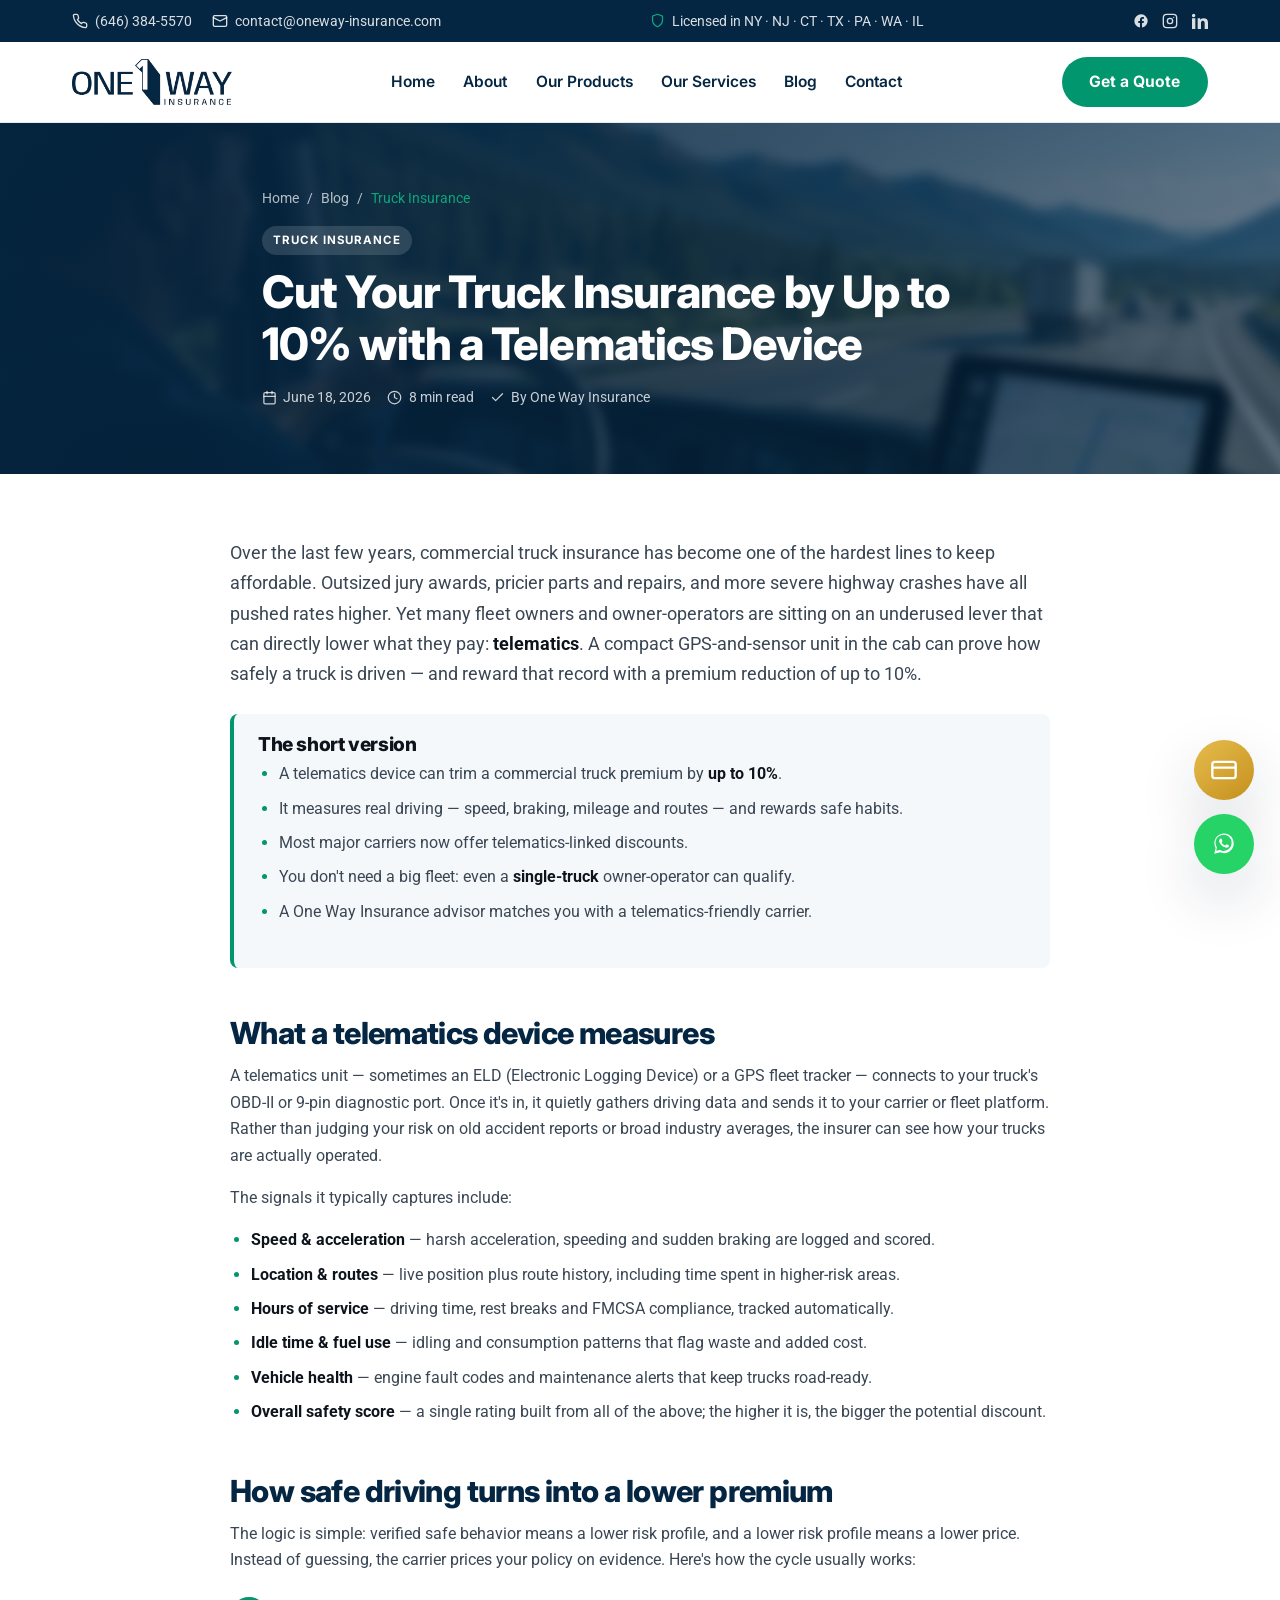
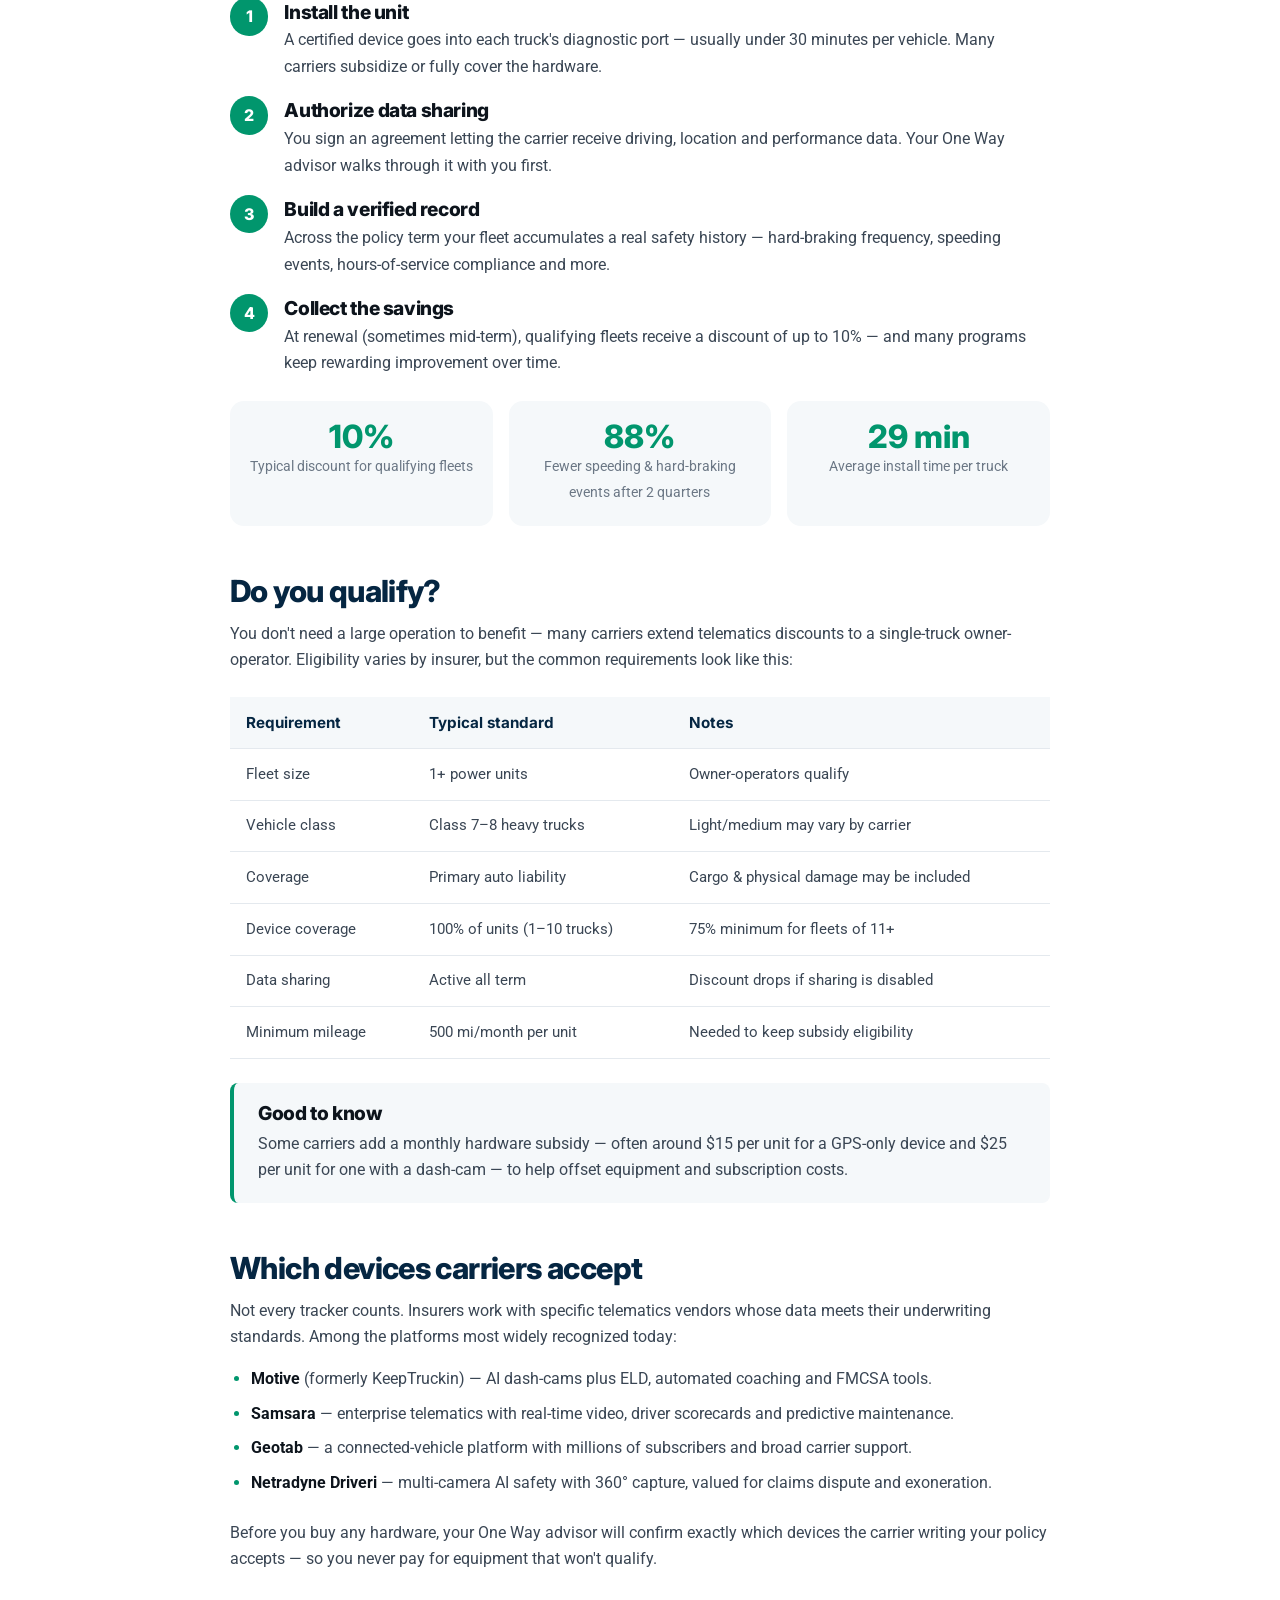
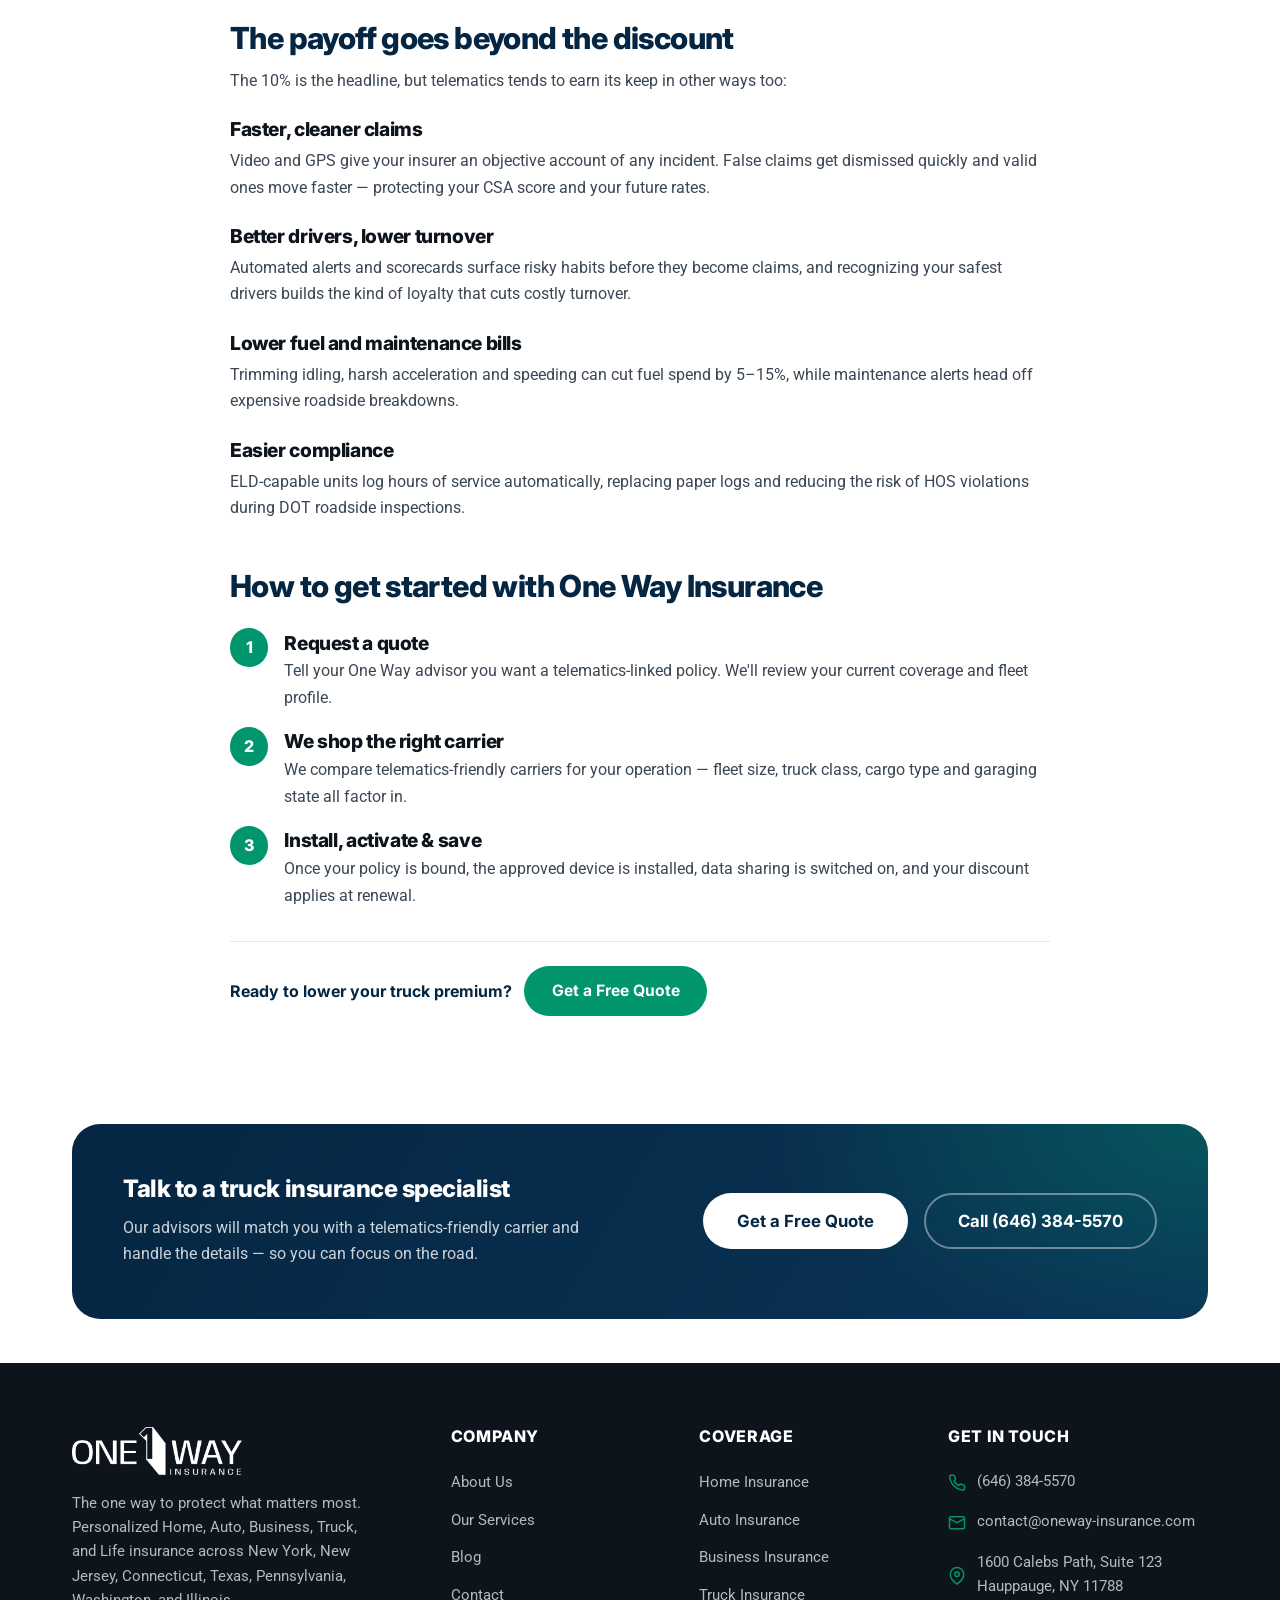
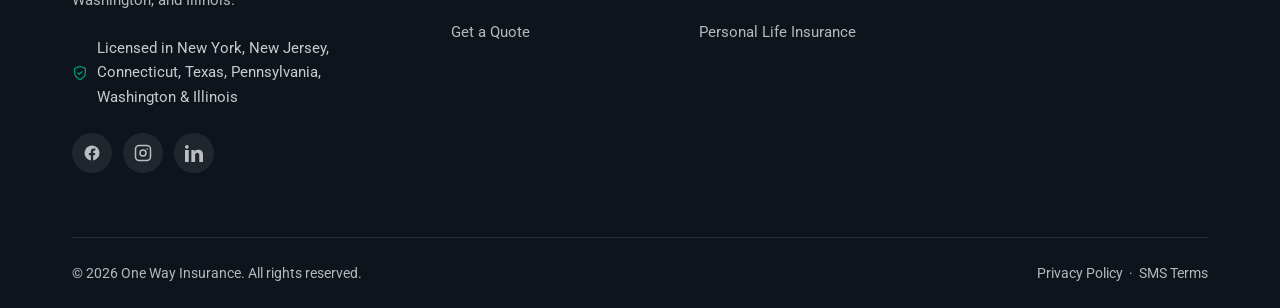
<file: article-truck-telematics.html>
<!DOCTYPE html>
<html lang="en">
<head>
  <meta charset="UTF-8" />
  <meta name="viewport" content="width=device-width, initial-scale=1.0" />
  <title>Cut Your Truck Insurance by Up to 10% with Telematics | One Way Insurance</title>
  <meta name="description" content="How fleet owners and owner-operators can lower commercial truck insurance premiums by up to 10% with a telematics device — what it tracks, who qualifies, and how to enroll with One Way Insurance." />
  <meta name="theme-color" content="#052642" />
  <link rel="icon" href="assets/logos/favicon.ico" sizes="any" />
  <link rel="icon" type="image/png" href="assets/logos/favicon-512.png" />
  <link rel="apple-touch-icon" href="assets/logos/apple-touch-icon.png" />
  <link rel="preconnect" href="https://fonts.googleapis.com" />
  <link rel="preconnect" href="https://fonts.gstatic.com" crossorigin />
  <link href="https://fonts.googleapis.com/css2?family=Inter:wght@400;600;700;800&family=Roboto:wght@400;500;700&display=swap" rel="stylesheet" />
  <link rel="stylesheet" href="css/style.css" />
</head>
<body>
  <a class="skip-link" href="#main">Skip to content</a>

  <div class="topbar">
    <div class="container topbar__inner">
      <div class="topbar__contact">
        <a href="tel:+16463845570"><svg width="16" height="16" viewBox="0 0 24 24" fill="none" stroke="currentColor" stroke-width="2" stroke-linecap="round" stroke-linejoin="round"><path d="M22 16.92v3a2 2 0 0 1-2.18 2 19.79 19.79 0 0 1-8.63-3.07 19.5 19.5 0 0 1-6-6 19.79 19.79 0 0 1-3.07-8.67A2 2 0 0 1 4.11 2h3a2 2 0 0 1 2 1.72c.13.96.36 1.9.7 2.81a2 2 0 0 1-.45 2.11L8.09 9.91a16 16 0 0 0 6 6l1.27-1.27a2 2 0 0 1 2.11-.45c.91.34 1.85.57 2.81.7A2 2 0 0 1 22 16.92z"/></svg> (646) 384-5570</a>
        <a href="mailto:contact@oneway-insurance.com"><svg width="16" height="16" viewBox="0 0 24 24" fill="none" stroke="currentColor" stroke-width="2" stroke-linecap="round" stroke-linejoin="round"><rect x="2" y="4" width="20" height="16" rx="2"/><path d="m22 7-10 5L2 7"/></svg> contact@oneway-insurance.com</a>
      </div>
      <span class="topbar__states"><svg width="15" height="15" viewBox="0 0 24 24" fill="none" stroke="currentColor" stroke-width="2" stroke-linecap="round" stroke-linejoin="round"><path d="M12 22s8-4 8-10V5l-8-3-8 3v7c0 6 8 10 8 10z"/></svg> Licensed in NY · NJ · CT · TX · PA · WA · IL</span>
        <div class="topbar__social" aria-label="Social media">
        <a href="https://www.facebook.com/share/18oj3q9VRV/" target="_blank" rel="noopener" aria-label="Facebook"><svg width="16" height="16" viewBox="0 0 24 24" fill="currentColor"><path d="M22 12a10 10 0 1 0-11.56 9.88v-6.99H7.9V12h2.54V9.8c0-2.5 1.49-3.89 3.78-3.89 1.09 0 2.24.2 2.24.2v2.46h-1.26c-1.24 0-1.63.77-1.63 1.56V12h2.78l-.44 2.89h-2.34v6.99A10 10 0 0 0 22 12z"/></svg></a>
        <a href="https://www.instagram.com/1way_insurance/" target="_blank" rel="noopener" aria-label="Instagram"><svg width="16" height="16" viewBox="0 0 24 24" fill="none" stroke="currentColor" stroke-width="2"><rect x="2" y="2" width="20" height="20" rx="5"/><circle cx="12" cy="12" r="4"/><circle cx="17.5" cy="6.5" r="1" fill="currentColor" stroke="none"/></svg></a>
        <a href="#" aria-label="LinkedIn"><svg width="16" height="16" viewBox="0 0 24 24" fill="currentColor"><path d="M4.98 3.5A2.5 2.5 0 1 1 0 3.5a2.5 2.5 0 0 1 4.98 0zM0 8h5v16H0V8zm7.5 0h4.78v2.2h.07c.67-1.2 2.3-2.46 4.73-2.46C22 7.74 24 10 24 14.1V24h-5v-8.9c0-2.12-.76-3.57-2.66-3.57-1.45 0-2.31.97-2.69 1.91-.14.34-.17.81-.17 1.28V24h-5V8z"/></svg></a>
      </div>
    </div>
  </div>

  <header class="site-header">
    <nav class="container nav" aria-label="Main navigation">
      <a href="index.html" class="brand" aria-label="One Way Insurance — Home"><img src="assets/logos/logo.webp" alt="One Way Insurance" width="160" height="46" /></a>
      <ul class="nav__menu" id="primary-menu">
        <li><a class="nav__link" href="index.html">Home</a></li>
        <li><a class="nav__link" href="about.html">About</a></li>
        <li><a class="nav__link" href="products.html">Our Products</a></li>
        <li><a class="nav__link" href="services.html">Our Services</a></li>
        <li><a class="nav__link" href="blog.html">Blog</a></li>
        <li><a class="nav__link" href="contact.html">Contact</a></li>
        <li><a class="btn btn--primary" href="contact.html">Get a Quote</a></li>
      </ul>
      <div class="nav__actions">
        <a class="btn btn--primary" href="contact.html">Get a Quote</a>
        <button class="nav-toggle" type="button" aria-label="Open menu" aria-expanded="false" aria-controls="primary-menu"><span></span><span></span><span></span></button>
      </div>
    </nav>
  </header>
  <div class="nav-backdrop" hidden></div>

  <main id="main">
    <!-- ARTICLE HERO -->
    <header class="article-hero article-hero--truck">
      <div class="container" data-reveal>
        <nav class="breadcrumb" aria-label="Breadcrumb"><a href="index.html">Home</a> / <a href="blog.html">Blog</a> / <span>Truck Insurance</span></nav>
        <span class="tag">Truck Insurance</span>
        <h1>Cut Your Truck Insurance by Up to 10% with a Telematics Device</h1>
        <div class="article-meta">
          <span><svg width="15" height="15" viewBox="0 0 24 24" fill="none" stroke="currentColor" stroke-width="2" stroke-linecap="round" stroke-linejoin="round"><rect x="3" y="4" width="18" height="18" rx="2"/><path d="M16 2v4M8 2v4M3 10h18"/></svg> June 18, 2026</span>
          <span><svg width="15" height="15" viewBox="0 0 24 24" fill="none" stroke="currentColor" stroke-width="2" stroke-linecap="round" stroke-linejoin="round"><circle cx="12" cy="12" r="10"/><path d="M12 6v6l4 2"/></svg> 8 min read</span>
          <span><svg width="15" height="15" viewBox="0 0 24 24" fill="none" stroke="currentColor" stroke-width="2" stroke-linecap="round" stroke-linejoin="round"><path d="M20 6 9 17l-5-5"/></svg> By One Way Insurance</span>
        </div>
      </div>
    </header>

    <article class="section">
      <div class="container">
        <div class="article-body" data-reveal>
          <p>Over the last few years, commercial truck insurance has become one of the hardest lines to keep affordable. Outsized jury awards, pricier parts and repairs, and more severe highway crashes have all pushed rates higher. Yet many fleet owners and owner-operators are sitting on an underused lever that can directly lower what they pay: <strong>telematics</strong>. A compact GPS-and-sensor unit in the cab can prove how safely a truck is driven — and reward that record with a premium reduction of up to 10%.</p>

          <div class="article-callout">
            <h3>The short version</h3>
            <ul>
              <li>A telematics device can trim a commercial truck premium by <strong>up to 10%</strong>.</li>
              <li>It measures real driving — speed, braking, mileage and routes — and rewards safe habits.</li>
              <li>Most major carriers now offer telematics-linked discounts.</li>
              <li>You don't need a big fleet: even a <strong>single-truck</strong> owner-operator can qualify.</li>
              <li>A One Way Insurance advisor matches you with a telematics-friendly carrier.</li>
            </ul>
          </div>

          <h2>What a telematics device measures</h2>
          <p>A telematics unit — sometimes an ELD (Electronic Logging Device) or a GPS fleet tracker — connects to your truck's OBD-II or 9-pin diagnostic port. Once it's in, it quietly gathers driving data and sends it to your carrier or fleet platform. Rather than judging your risk on old accident reports or broad industry averages, the insurer can see how your trucks are actually operated.</p>
          <p>The signals it typically captures include:</p>
          <ul>
            <li><strong>Speed &amp; acceleration</strong> — harsh acceleration, speeding and sudden braking are logged and scored.</li>
            <li><strong>Location &amp; routes</strong> — live position plus route history, including time spent in higher-risk areas.</li>
            <li><strong>Hours of service</strong> — driving time, rest breaks and FMCSA compliance, tracked automatically.</li>
            <li><strong>Idle time &amp; fuel use</strong> — idling and consumption patterns that flag waste and added cost.</li>
            <li><strong>Vehicle health</strong> — engine fault codes and maintenance alerts that keep trucks road-ready.</li>
            <li><strong>Overall safety score</strong> — a single rating built from all of the above; the higher it is, the bigger the potential discount.</li>
          </ul>

          <h2>How safe driving turns into a lower premium</h2>
          <p>The logic is simple: verified safe behavior means a lower risk profile, and a lower risk profile means a lower price. Instead of guessing, the carrier prices your policy on evidence. Here's how the cycle usually works:</p>

          <div class="article-steps">
            <div class="article-step">
              <h3>Install the unit</h3>
              <p>A certified device goes into each truck's diagnostic port — usually under 30 minutes per vehicle. Many carriers subsidize or fully cover the hardware.</p>
            </div>
            <div class="article-step">
              <h3>Authorize data sharing</h3>
              <p>You sign an agreement letting the carrier receive driving, location and performance data. Your One Way advisor walks through it with you first.</p>
            </div>
            <div class="article-step">
              <h3>Build a verified record</h3>
              <p>Across the policy term your fleet accumulates a real safety history — hard-braking frequency, speeding events, hours-of-service compliance and more.</p>
            </div>
            <div class="article-step">
              <h3>Collect the savings</h3>
              <p>At renewal (sometimes mid-term), qualifying fleets receive a discount of up to 10% — and many programs keep rewarding improvement over time.</p>
            </div>
          </div>

          <div class="article-stats">
            <div class="article-stat"><strong>10%</strong><span>Typical discount for qualifying fleets</span></div>
            <div class="article-stat"><strong>90%</strong><span>Fewer speeding &amp; hard-braking events after 2 quarters</span></div>
            <div class="article-stat"><strong>30 min</strong><span>Average install time per truck</span></div>
          </div>

          <h2>Do you qualify?</h2>
          <p>You don't need a large operation to benefit — many carriers extend telematics discounts to a single-truck owner-operator. Eligibility varies by insurer, but the common requirements look like this:</p>

          <table class="article-table">
            <thead>
              <tr><th>Requirement</th><th>Typical standard</th><th>Notes</th></tr>
            </thead>
            <tbody>
              <tr><td>Fleet size</td><td>1+ power units</td><td>Owner-operators qualify</td></tr>
              <tr><td>Vehicle class</td><td>Class 7–8 heavy trucks</td><td>Light/medium may vary by carrier</td></tr>
              <tr><td>Coverage</td><td>Primary auto liability</td><td>Cargo &amp; physical damage may be included</td></tr>
              <tr><td>Device coverage</td><td>100% of units (1–10 trucks)</td><td>75% minimum for fleets of 11+</td></tr>
              <tr><td>Data sharing</td><td>Active all term</td><td>Discount drops if sharing is disabled</td></tr>
              <tr><td>Minimum mileage</td><td>500 mi/month per unit</td><td>Needed to keep subsidy eligibility</td></tr>
            </tbody>
          </table>

          <div class="article-callout">
            <h3>Good to know</h3>
            <p>Some carriers add a monthly hardware subsidy — often around $15 per unit for a GPS-only device and $25 per unit for one with a dash-cam — to help offset equipment and subscription costs.</p>
          </div>

          <h2>Which devices carriers accept</h2>
          <p>Not every tracker counts. Insurers work with specific telematics vendors whose data meets their underwriting standards. Among the platforms most widely recognized today:</p>
          <ul>
            <li><strong>Motive</strong> (formerly KeepTruckin) — AI dash-cams plus ELD, automated coaching and FMCSA tools.</li>
            <li><strong>Samsara</strong> — enterprise telematics with real-time video, driver scorecards and predictive maintenance.</li>
            <li><strong>Geotab</strong> — a connected-vehicle platform with millions of subscribers and broad carrier support.</li>
            <li><strong>Netradyne Driveri</strong> — multi-camera AI safety with 360° capture, valued for claims dispute and exoneration.</li>
          </ul>
          <p>Before you buy any hardware, your One Way advisor will confirm exactly which devices the carrier writing your policy accepts — so you never pay for equipment that won't qualify.</p>

          <h2>The payoff goes beyond the discount</h2>
          <p>The 10% is the headline, but telematics tends to earn its keep in other ways too:</p>
          <h3>Faster, cleaner claims</h3>
          <p>Video and GPS give your insurer an objective account of any incident. False claims get dismissed quickly and valid ones move faster — protecting your CSA score and your future rates.</p>
          <h3>Better drivers, lower turnover</h3>
          <p>Automated alerts and scorecards surface risky habits before they become claims, and recognizing your safest drivers builds the kind of loyalty that cuts costly turnover.</p>
          <h3>Lower fuel and maintenance bills</h3>
          <p>Trimming idling, harsh acceleration and speeding can cut fuel spend by 5–15%, while maintenance alerts head off expensive roadside breakdowns.</p>
          <h3>Easier compliance</h3>
          <p>ELD-capable units log hours of service automatically, replacing paper logs and reducing the risk of HOS violations during DOT roadside inspections.</p>

          <h2>How to get started with One Way Insurance</h2>
          <div class="article-steps">
            <div class="article-step">
              <h3>Request a quote</h3>
              <p>Tell your One Way advisor you want a telematics-linked policy. We'll review your current coverage and fleet profile.</p>
            </div>
            <div class="article-step">
              <h3>We shop the right carrier</h3>
              <p>We compare telematics-friendly carriers for your operation — fleet size, truck class, cargo type and garaging state all factor in.</p>
            </div>
            <div class="article-step">
              <h3>Install, activate &amp; save</h3>
              <p>Once your policy is bound, the approved device is installed, data sharing is switched on, and your discount applies at renewal.</p>
            </div>
          </div>

          <div class="article-share">
            <span>Ready to lower your truck premium?</span>
            <a class="btn btn--primary" href="contact.html">Get a Free Quote</a>
          </div>
        </div>
      </div>
    </article>

    <!-- CTA -->
    <section class="section section--tight">
      <div class="container">
        <div class="cta-band" data-reveal>
          <div class="cta-band__inner">
            <div>
              <h2>Talk to a truck insurance specialist</h2>
              <p>Our advisors will match you with a telematics-friendly carrier and handle the details — so you can focus on the road.</p>
            </div>
            <div class="btn-row">
              <a class="btn btn--sun btn--lg" href="contact.html">Get a Free Quote</a>
              <a class="btn btn--outline-light btn--lg" href="tel:+16463845570">Call (646) 384-5570</a>
            </div>
          </div>
        </div>
      </div>
    </section>
  </main>

  <footer class="site-footer">
    <div class="container">
      <div class="footer-grid">
        <div class="footer-about">
          <img src="assets/logos/logo-white.webp" alt="One Way Insurance" width="170" height="49" />
          <p>The one way to protect what matters most. Personalized Home, Auto, Business, Truck, and Life insurance across New York, New Jersey, Connecticut, Texas, Pennsylvania, Washington, and Illinois.</p>
          <p class="footer-license"><svg width="16" height="16" viewBox="0 0 24 24" fill="none" stroke="currentColor" stroke-width="2" stroke-linecap="round" stroke-linejoin="round"><path d="M12 22s8-4 8-10V5l-8-3-8 3v7c0 6 8 10 8 10z"/><path d="m9 12 2 2 4-4"/></svg> Licensed in New York, New Jersey, Connecticut, Texas, Pennsylvania, Washington &amp; Illinois</p>
          <div class="footer-social" aria-label="Social media">
            <a href="https://www.facebook.com/share/18oj3q9VRV/" target="_blank" rel="noopener" aria-label="Facebook"><svg width="18" height="18" viewBox="0 0 24 24" fill="currentColor"><path d="M22 12a10 10 0 1 0-11.56 9.88v-6.99H7.9V12h2.54V9.8c0-2.5 1.49-3.89 3.78-3.89 1.09 0 2.24.2 2.24.2v2.46h-1.26c-1.24 0-1.63.77-1.63 1.56V12h2.78l-.44 2.89h-2.34v6.99A10 10 0 0 0 22 12z"/></svg></a>
            <a href="https://www.instagram.com/1way_insurance/" target="_blank" rel="noopener" aria-label="Instagram"><svg width="18" height="18" viewBox="0 0 24 24" fill="none" stroke="currentColor" stroke-width="2"><rect x="2" y="2" width="20" height="20" rx="5"/><circle cx="12" cy="12" r="4"/><circle cx="17.5" cy="6.5" r="1" fill="currentColor" stroke="none"/></svg></a>
            <a href="#" aria-label="LinkedIn"><svg width="18" height="18" viewBox="0 0 24 24" fill="currentColor"><path d="M4.98 3.5A2.5 2.5 0 1 1 0 3.5a2.5 2.5 0 0 1 4.98 0zM0 8h5v16H0V8zm7.5 0h4.78v2.2h.07c.67-1.2 2.3-2.46 4.73-2.46C22 7.74 24 10 24 14.1V24h-5v-8.9c0-2.12-.76-3.57-2.66-3.57-1.45 0-2.31.97-2.69 1.91-.14.34-.17.81-.17 1.28V24h-5V8z"/></svg></a>
          </div>
        </div>
        <div>
          <h4>Company</h4>
          <ul class="footer-links">
            <li><a href="about.html">About Us</a></li>
            <li><a href="services.html">Our Services</a></li>
            <li><a href="blog.html">Blog</a></li>
            <li><a href="contact.html">Contact</a></li>
            <li><a href="contact.html">Get a Quote</a></li>
          </ul>
        </div>
        <div>
          <h4>Coverage</h4>
          <ul class="footer-links">
            <li><a href="products.html#home">Home Insurance</a></li>
            <li><a href="products.html#auto">Auto Insurance</a></li>
            <li><a href="products.html#business">Business Insurance</a></li>
            <li><a href="products.html#truck">Truck Insurance</a></li>
            <li><a href="products.html#life">Personal Life Insurance</a></li>
          </ul>
        </div>
        <div>
          <h4>Get in Touch</h4>
          <ul class="footer-contact">
            <li><svg width="18" height="18" viewBox="0 0 24 24" fill="none" stroke="currentColor" stroke-width="2" stroke-linecap="round" stroke-linejoin="round"><path d="M22 16.92v3a2 2 0 0 1-2.18 2 19.79 19.79 0 0 1-8.63-3.07 19.5 19.5 0 0 1-6-6 19.79 19.79 0 0 1-3.07-8.67A2 2 0 0 1 4.11 2h3a2 2 0 0 1 2 1.72c.13.96.36 1.9.7 2.81a2 2 0 0 1-.45 2.11L8.09 9.91a16 16 0 0 0 6 6l1.27-1.27a2 2 0 0 1 2.11-.45c.91.34 1.85.57 2.81.7A2 2 0 0 1 22 16.92z"/></svg> <a href="tel:+16463845570">(646) 384-5570</a></li>
            <li><svg width="18" height="18" viewBox="0 0 24 24" fill="none" stroke="currentColor" stroke-width="2" stroke-linecap="round" stroke-linejoin="round"><rect x="2" y="4" width="20" height="16" rx="2"/><path d="m22 7-10 5L2 7"/></svg> <a href="mailto:contact@oneway-insurance.com">contact@oneway-insurance.com</a></li>
            <li><svg width="18" height="18" viewBox="0 0 24 24" fill="none" stroke="currentColor" stroke-width="2" stroke-linecap="round" stroke-linejoin="round"><path d="M21 10c0 7-9 13-9 13s-9-6-9-13a9 9 0 0 1 18 0z"/><circle cx="12" cy="10" r="3"/></svg> <span>1600 Calebs Path, Suite 123<br />Hauppauge, NY 11788</span></li>
          </ul>
        </div>
      </div>
      <div class="footer-bottom">
        <span>&copy; <span id="year">2026</span> One Way Insurance. All rights reserved.</span>
        <span><a href="privacy.html">Privacy Policy</a> &nbsp;·&nbsp; <a href="sms-terms.html">SMS Terms</a></span>
      </div>
    </div>
  </footer>

  <div class="fab-stack">
    <a class="fab fab--pay" id="payment-button" href="https://oneway-insurance.epaypolicy.com/" target="_blank" rel="noopener" aria-label="Make a payment">
      <svg viewBox="0 0 24 24" fill="none" stroke="currentColor" stroke-width="2" stroke-linecap="round" stroke-linejoin="round"><rect x="2" y="5" width="20" height="14" rx="2"/><path d="M2 10h20"/></svg>
      <span class="fab__label">Make a Payment</span>
    </a>
    <a class="fab fab--whatsapp" href="https://wa.me/16463845570?text=Hello%20One%20Way%20Insurance%2C%20I%27d%20like%20a%20quote." target="_blank" rel="noopener" aria-label="Chat on WhatsApp">
      <svg viewBox="0 0 32 32" fill="currentColor" aria-hidden="true"><path d="M16.04 4C9.93 4 4.98 8.95 4.98 15.06c0 1.96.51 3.87 1.49 5.56L4.9 27.1l6.66-1.55a11.04 11.04 0 0 0 4.48.95h.01c6.11 0 11.06-4.95 11.06-11.06C27.1 8.95 22.15 4 16.04 4zm0 20.2h-.01a9.2 9.2 0 0 1-4.68-1.28l-.34-.2-3.95.92.84-3.85-.22-.35a9.13 9.13 0 0 1-1.4-4.86c0-5.07 4.13-9.2 9.21-9.2 2.46 0 4.77.96 6.51 2.7a9.14 9.14 0 0 1 2.7 6.51c0 5.08-4.13 9.21-9.21 9.21zm5.05-6.89c-.28-.14-1.64-.81-1.89-.9-.25-.09-.43-.14-.62.14-.18.28-.71.9-.87 1.08-.16.18-.32.2-.6.07-.28-.14-1.17-.43-2.23-1.38-.82-.74-1.38-1.65-1.54-1.93-.16-.28-.02-.43.12-.57.13-.13.28-.32.42-.49.14-.16.18-.28.28-.46.09-.18.05-.35-.02-.49-.07-.14-.62-1.5-.85-2.05-.22-.54-.45-.46-.62-.47l-.53-.01c-.18 0-.48.07-.73.35-.25.28-.96.94-.96 2.3 0 1.35.99 2.66 1.12 2.84.14.18 1.94 2.96 4.7 4.15.66.28 1.17.45 1.57.58.66.21 1.26.18 1.73.11.53-.08 1.64-.67 1.87-1.32.23-.65.23-1.2.16-1.32-.07-.12-.25-.19-.53-.33z"/></svg>
      <span class="fab__label">WhatsApp</span>
    </a>
  </div>

  <script src="js/main.js" defer></script>
</body>
</html>
</file>
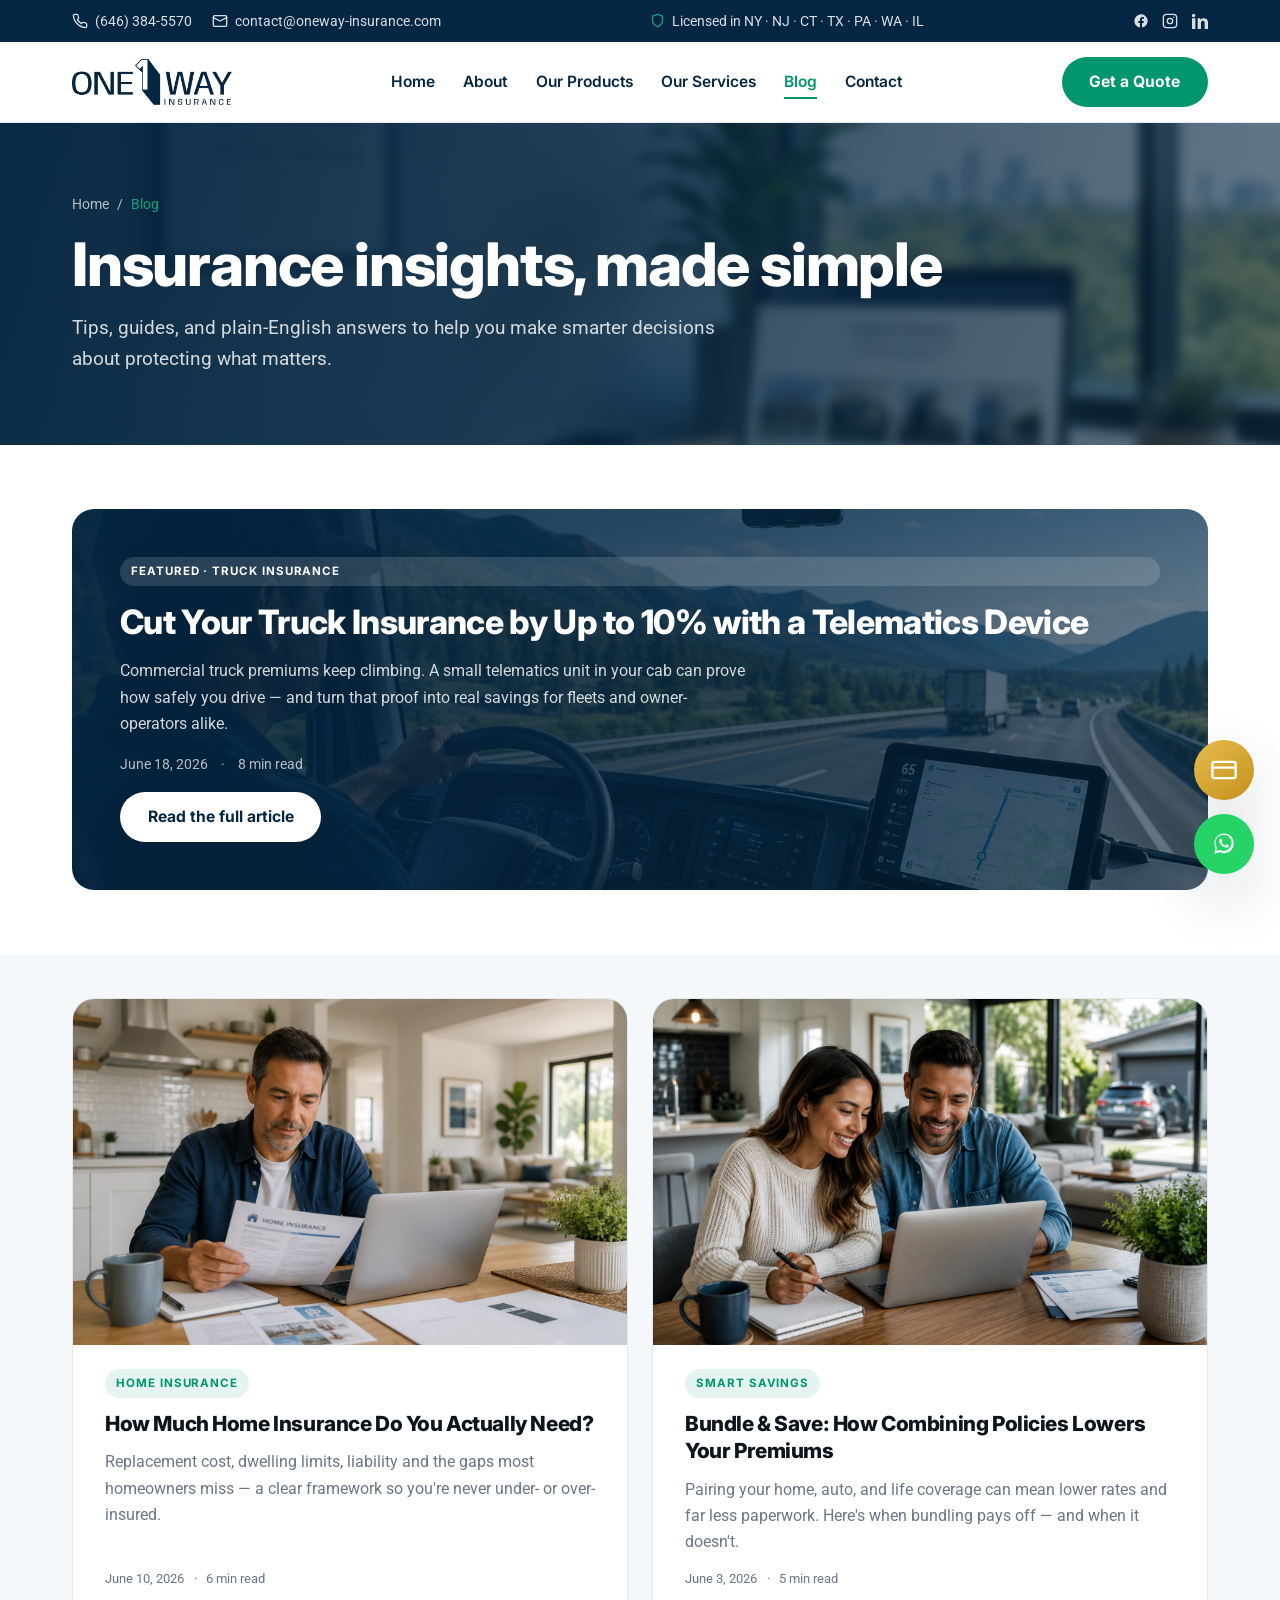
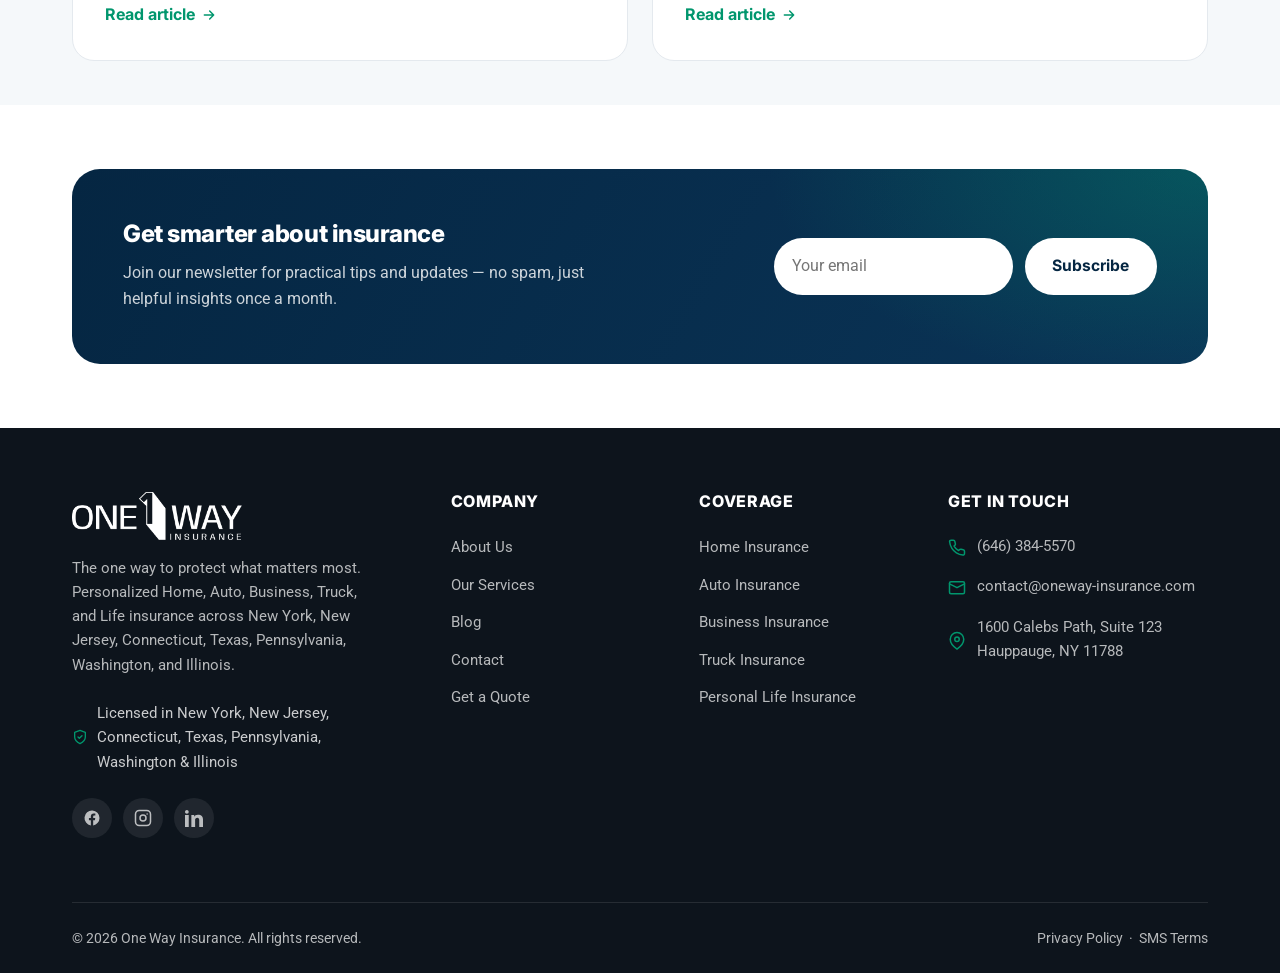
<file: blog.html>
<!DOCTYPE html>
<html lang="en">
<head>
  <meta charset="UTF-8" />
  <meta name="viewport" content="width=device-width, initial-scale=1.0" />
  <title>Blog | Insurance Insights — One Way Insurance</title>
  <meta name="description" content="Practical insurance tips and guides from One Way Insurance — covering home, auto, business, truck, and life coverage, explained in plain English." />
  <meta name="theme-color" content="#052642" />
  <link rel="icon" href="assets/logos/favicon.ico" sizes="any" />
  <link rel="icon" type="image/png" href="assets/logos/favicon-512.png" />
  <link rel="apple-touch-icon" href="assets/logos/apple-touch-icon.png" />
  <link rel="preconnect" href="https://fonts.googleapis.com" />
  <link rel="preconnect" href="https://fonts.gstatic.com" crossorigin />
  <link href="https://fonts.googleapis.com/css2?family=Inter:wght@400;600;700;800&family=Roboto:wght@400;500;700&display=swap" rel="stylesheet" />
  <link rel="stylesheet" href="css/style.css" />
</head>
<body>
  <a class="skip-link" href="#main">Skip to content</a>

  <div class="topbar">
    <div class="container topbar__inner">
      <div class="topbar__contact">
        <a href="tel:+16463845570"><svg width="16" height="16" viewBox="0 0 24 24" fill="none" stroke="currentColor" stroke-width="2" stroke-linecap="round" stroke-linejoin="round"><path d="M22 16.92v3a2 2 0 0 1-2.18 2 19.79 19.79 0 0 1-8.63-3.07 19.5 19.5 0 0 1-6-6 19.79 19.79 0 0 1-3.07-8.67A2 2 0 0 1 4.11 2h3a2 2 0 0 1 2 1.72c.13.96.36 1.9.7 2.81a2 2 0 0 1-.45 2.11L8.09 9.91a16 16 0 0 0 6 6l1.27-1.27a2 2 0 0 1 2.11-.45c.91.34 1.85.57 2.81.7A2 2 0 0 1 22 16.92z"/></svg> (646) 384-5570</a>
        <a href="mailto:contact@oneway-insurance.com"><svg width="16" height="16" viewBox="0 0 24 24" fill="none" stroke="currentColor" stroke-width="2" stroke-linecap="round" stroke-linejoin="round"><rect x="2" y="4" width="20" height="16" rx="2"/><path d="m22 7-10 5L2 7"/></svg> contact@oneway-insurance.com</a>
      </div>
      <span class="topbar__states"><svg width="15" height="15" viewBox="0 0 24 24" fill="none" stroke="currentColor" stroke-width="2" stroke-linecap="round" stroke-linejoin="round"><path d="M12 22s8-4 8-10V5l-8-3-8 3v7c0 6 8 10 8 10z"/></svg> Licensed in NY · NJ · CT · TX · PA · WA · IL</span>
        <div class="topbar__social" aria-label="Social media">
        <a href="https://www.facebook.com/share/18oj3q9VRV/" target="_blank" rel="noopener" aria-label="Facebook"><svg width="16" height="16" viewBox="0 0 24 24" fill="currentColor"><path d="M22 12a10 10 0 1 0-11.56 9.88v-6.99H7.9V12h2.54V9.8c0-2.5 1.49-3.89 3.78-3.89 1.09 0 2.24.2 2.24.2v2.46h-1.26c-1.24 0-1.63.77-1.63 1.56V12h2.78l-.44 2.89h-2.34v6.99A10 10 0 0 0 22 12z"/></svg></a>
        <a href="https://www.instagram.com/1way_insurance/" target="_blank" rel="noopener" aria-label="Instagram"><svg width="16" height="16" viewBox="0 0 24 24" fill="none" stroke="currentColor" stroke-width="2"><rect x="2" y="2" width="20" height="20" rx="5"/><circle cx="12" cy="12" r="4"/><circle cx="17.5" cy="6.5" r="1" fill="currentColor" stroke="none"/></svg></a>
        <a href="#" aria-label="LinkedIn"><svg width="16" height="16" viewBox="0 0 24 24" fill="currentColor"><path d="M4.98 3.5A2.5 2.5 0 1 1 0 3.5a2.5 2.5 0 0 1 4.98 0zM0 8h5v16H0V8zm7.5 0h4.78v2.2h.07c.67-1.2 2.3-2.46 4.73-2.46C22 7.74 24 10 24 14.1V24h-5v-8.9c0-2.12-.76-3.57-2.66-3.57-1.45 0-2.31.97-2.69 1.91-.14.34-.17.81-.17 1.28V24h-5V8z"/></svg></a>
      </div>
    </div>
  </div>

  <header class="site-header">
    <nav class="container nav" aria-label="Main navigation">
      <a href="index.html" class="brand" aria-label="One Way Insurance — Home"><img src="assets/logos/logo.webp" alt="One Way Insurance" width="160" height="46" /></a>
      <ul class="nav__menu" id="primary-menu">
        <li><a class="nav__link" href="index.html">Home</a></li>
        <li><a class="nav__link" href="about.html">About</a></li>
        <li><a class="nav__link" href="products.html">Our Products</a></li>
        <li><a class="nav__link" href="services.html">Our Services</a></li>
        <li><a class="nav__link" href="blog.html">Blog</a></li>
        <li><a class="nav__link" href="contact.html">Contact</a></li>
        <li><a class="btn btn--primary" href="contact.html">Get a Quote</a></li>
      </ul>
      <div class="nav__actions">
        <a class="btn btn--primary" href="contact.html">Get a Quote</a>
        <button class="nav-toggle" type="button" aria-label="Open menu" aria-expanded="false" aria-controls="primary-menu"><span></span><span></span><span></span></button>
      </div>
    </nav>
  </header>
  <div class="nav-backdrop" hidden></div>

  <main id="main">
    <section class="page-hero page-hero--blog">
      <svg class="page-hero__route" viewBox="0 0 360 320" fill="none" aria-hidden="true">
        <path class="road-dash" d="M40 300 C 200 280, 120 120, 300 90 S 360 30, 360 30" stroke="#01966D" stroke-width="3" stroke-linecap="round"/>
        <circle cx="60" cy="296" r="6" fill="#01966D"/>
        <circle cx="318" cy="70" r="7" fill="#0ea47d"/>
      </svg>
      <div class="container" data-reveal>
        <nav class="breadcrumb" aria-label="Breadcrumb"><a href="index.html">Home</a> / <span>Blog</span></nav>
        <h1 class="display">Insurance insights, made simple</h1>
        <p class="lead">Tips, guides, and plain-English answers to help you make smarter decisions about protecting what matters.</p>
      </div>
    </section>

    <!-- FEATURED POST -->
    <section class="section">
      <div class="container">
        <article class="article-feature" data-reveal>
          <span class="tag">Featured · Truck Insurance</span>
          <h2>Cut Your Truck Insurance by Up to 10% with a Telematics Device</h2>
          <p>Commercial truck premiums keep climbing. A small telematics unit in your cab can prove how safely you drive — and turn that proof into real savings for fleets and owner-operators alike.</p>
          <div class="article-feature__meta"><span>June 18, 2026</span><span>·</span><span>8 min read</span></div>
          <a class="btn btn--sun" href="article-truck-telematics.html" style="justify-self:start;">Read the full article</a>
        </article>
      </div>
    </section>

    <!-- POST GRID -->
    <section class="section section--surface section--tight">
      <div class="container">
        <div class="grid" style="grid-template-columns:repeat(auto-fit,minmax(280px,1fr));">
          <article class="card article-card" data-reveal>
            <a class="article-card__media" href="article-home-coverage.html"><img src="assets/images/blog-home-coverage.webp" alt="Homeowner reviewing insurance documents at home" width="1200" height="800" loading="lazy" decoding="async" /></a>
            <div class="article-card__body">
              <span class="tag">Home Insurance</span>
              <h3><a href="article-home-coverage.html">How Much Home Insurance Do You Actually Need?</a></h3>
              <p>Replacement cost, dwelling limits, liability and the gaps most homeowners miss — a clear framework so you're never under- or over-insured.</p>
              <div class="article-card__meta"><span>June 10, 2026</span><span>·</span><span>6 min read</span></div>
              <a class="link-arrow" href="article-home-coverage.html">Read article <svg class="arrow" width="16" height="16" viewBox="0 0 24 24" fill="none" stroke="currentColor" stroke-width="2.2" stroke-linecap="round" stroke-linejoin="round"><path d="M5 12h14M13 6l6 6-6 6"/></svg></a>
            </div>
          </article>
          <article class="card article-card" data-reveal data-reveal-delay="1">
            <a class="article-card__media" href="article-bundle-save.html"><img src="assets/images/blog-bundle-save.webp" alt="Couple reviewing their finances together" width="1200" height="800" loading="lazy" decoding="async" /></a>
            <div class="article-card__body">
              <span class="tag">Smart Savings</span>
              <h3><a href="article-bundle-save.html">Bundle &amp; Save: How Combining Policies Lowers Your Premiums</a></h3>
              <p>Pairing your home, auto, and life coverage can mean lower rates and far less paperwork. Here's when bundling pays off — and when it doesn't.</p>
              <div class="article-card__meta"><span>June 3, 2026</span><span>·</span><span>5 min read</span></div>
              <a class="link-arrow" href="article-bundle-save.html">Read article <svg class="arrow" width="16" height="16" viewBox="0 0 24 24" fill="none" stroke="currentColor" stroke-width="2.2" stroke-linecap="round" stroke-linejoin="round"><path d="M5 12h14M13 6l6 6-6 6"/></svg></a>
            </div>
          </article>
        </div>
      </div>
    </section>

    <!-- NEWSLETTER -->
    <section class="section">
      <div class="container">
        <div class="cta-band" data-reveal>
          <div class="cta-band__inner">
            <div>
              <h2>Get smarter about insurance</h2>
              <p>Join our newsletter for practical tips and updates — no spam, just helpful insights once a month.</p>
            </div>
            <form class="btn-row" style="gap:.75rem;flex-wrap:nowrap;" onsubmit="event.preventDefault(); this.reset(); alert('Thanks for subscribing!');">
              <label class="sr-only" for="news-email">Email address</label>
              <input id="news-email" type="email" required placeholder="Your email" style="padding:.95rem 1.1rem;border-radius:999px;border:none;min-width:0;flex:1;" />
              <button class="btn btn--sun" type="submit">Subscribe</button>
            </form>
          </div>
        </div>
      </div>
    </section>
  </main>

  <footer class="site-footer">
    <div class="container">
      <div class="footer-grid">
        <div class="footer-about">
          <img src="assets/logos/logo-white.webp" alt="One Way Insurance" width="170" height="49" />
          <p>The one way to protect what matters most. Personalized Home, Auto, Business, Truck, and Life insurance across New York, New Jersey, Connecticut, Texas, Pennsylvania, Washington, and Illinois.</p>
          <p class="footer-license"><svg width="16" height="16" viewBox="0 0 24 24" fill="none" stroke="currentColor" stroke-width="2" stroke-linecap="round" stroke-linejoin="round"><path d="M12 22s8-4 8-10V5l-8-3-8 3v7c0 6 8 10 8 10z"/><path d="m9 12 2 2 4-4"/></svg> Licensed in New York, New Jersey, Connecticut, Texas, Pennsylvania, Washington &amp; Illinois</p>
          <div class="footer-social" aria-label="Social media">
            <a href="https://www.facebook.com/share/18oj3q9VRV/" target="_blank" rel="noopener" aria-label="Facebook"><svg width="18" height="18" viewBox="0 0 24 24" fill="currentColor"><path d="M22 12a10 10 0 1 0-11.56 9.88v-6.99H7.9V12h2.54V9.8c0-2.5 1.49-3.89 3.78-3.89 1.09 0 2.24.2 2.24.2v2.46h-1.26c-1.24 0-1.63.77-1.63 1.56V12h2.78l-.44 2.89h-2.34v6.99A10 10 0 0 0 22 12z"/></svg></a>
            <a href="https://www.instagram.com/1way_insurance/" target="_blank" rel="noopener" aria-label="Instagram"><svg width="18" height="18" viewBox="0 0 24 24" fill="none" stroke="currentColor" stroke-width="2"><rect x="2" y="2" width="20" height="20" rx="5"/><circle cx="12" cy="12" r="4"/><circle cx="17.5" cy="6.5" r="1" fill="currentColor" stroke="none"/></svg></a>
            <a href="#" aria-label="LinkedIn"><svg width="18" height="18" viewBox="0 0 24 24" fill="currentColor"><path d="M4.98 3.5A2.5 2.5 0 1 1 0 3.5a2.5 2.5 0 0 1 4.98 0zM0 8h5v16H0V8zm7.5 0h4.78v2.2h.07c.67-1.2 2.3-2.46 4.73-2.46C22 7.74 24 10 24 14.1V24h-5v-8.9c0-2.12-.76-3.57-2.66-3.57-1.45 0-2.31.97-2.69 1.91-.14.34-.17.81-.17 1.28V24h-5V8z"/></svg></a>
          </div>
        </div>
        <div>
          <h4>Company</h4>
          <ul class="footer-links">
            <li><a href="about.html">About Us</a></li>
            <li><a href="services.html">Our Services</a></li>
            <li><a href="blog.html">Blog</a></li>
            <li><a href="contact.html">Contact</a></li>
            <li><a href="contact.html">Get a Quote</a></li>
          </ul>
        </div>
        <div>
          <h4>Coverage</h4>
          <ul class="footer-links">
            <li><a href="products.html#home">Home Insurance</a></li>
            <li><a href="products.html#auto">Auto Insurance</a></li>
            <li><a href="products.html#business">Business Insurance</a></li>
            <li><a href="products.html#truck">Truck Insurance</a></li>
            <li><a href="products.html#life">Personal Life Insurance</a></li>
          </ul>
        </div>
        <div>
          <h4>Get in Touch</h4>
          <ul class="footer-contact">
            <li><svg width="18" height="18" viewBox="0 0 24 24" fill="none" stroke="currentColor" stroke-width="2" stroke-linecap="round" stroke-linejoin="round"><path d="M22 16.92v3a2 2 0 0 1-2.18 2 19.79 19.79 0 0 1-8.63-3.07 19.5 19.5 0 0 1-6-6 19.79 19.79 0 0 1-3.07-8.67A2 2 0 0 1 4.11 2h3a2 2 0 0 1 2 1.72c.13.96.36 1.9.7 2.81a2 2 0 0 1-.45 2.11L8.09 9.91a16 16 0 0 0 6 6l1.27-1.27a2 2 0 0 1 2.11-.45c.91.34 1.85.57 2.81.7A2 2 0 0 1 22 16.92z"/></svg> <a href="tel:+16463845570">(646) 384-5570</a></li>
            <li><svg width="18" height="18" viewBox="0 0 24 24" fill="none" stroke="currentColor" stroke-width="2" stroke-linecap="round" stroke-linejoin="round"><rect x="2" y="4" width="20" height="16" rx="2"/><path d="m22 7-10 5L2 7"/></svg> <a href="mailto:contact@oneway-insurance.com">contact@oneway-insurance.com</a></li>
            <li><svg width="18" height="18" viewBox="0 0 24 24" fill="none" stroke="currentColor" stroke-width="2" stroke-linecap="round" stroke-linejoin="round"><path d="M21 10c0 7-9 13-9 13s-9-6-9-13a9 9 0 0 1 18 0z"/><circle cx="12" cy="10" r="3"/></svg> <span>1600 Calebs Path, Suite 123<br />Hauppauge, NY 11788</span></li>
          </ul>
        </div>
      </div>
      <div class="footer-bottom">
        <span>&copy; <span id="year">2026</span> One Way Insurance. All rights reserved.</span>
        <span><a href="privacy.html">Privacy Policy</a> &nbsp;·&nbsp; <a href="sms-terms.html">SMS Terms</a></span>
      </div>
    </div>
  </footer>

  <div class="fab-stack">
    <a class="fab fab--pay" id="payment-button" href="https://oneway-insurance.epaypolicy.com/" target="_blank" rel="noopener" aria-label="Make a payment">
      <svg viewBox="0 0 24 24" fill="none" stroke="currentColor" stroke-width="2" stroke-linecap="round" stroke-linejoin="round"><rect x="2" y="5" width="20" height="14" rx="2"/><path d="M2 10h20"/></svg>
      <span class="fab__label">Make a Payment</span>
    </a>
    <a class="fab fab--whatsapp" href="https://wa.me/16463845570?text=Hello%20One%20Way%20Insurance%2C%20I%27d%20like%20a%20quote." target="_blank" rel="noopener" aria-label="Chat on WhatsApp">
      <svg viewBox="0 0 32 32" fill="currentColor" aria-hidden="true"><path d="M16.04 4C9.93 4 4.98 8.95 4.98 15.06c0 1.96.51 3.87 1.49 5.56L4.9 27.1l6.66-1.55a11.04 11.04 0 0 0 4.48.95h.01c6.11 0 11.06-4.95 11.06-11.06C27.1 8.95 22.15 4 16.04 4zm0 20.2h-.01a9.2 9.2 0 0 1-4.68-1.28l-.34-.2-3.95.92.84-3.85-.22-.35a9.13 9.13 0 0 1-1.4-4.86c0-5.07 4.13-9.2 9.21-9.2 2.46 0 4.77.96 6.51 2.7a9.14 9.14 0 0 1 2.7 6.51c0 5.08-4.13 9.21-9.21 9.21zm5.05-6.89c-.28-.14-1.64-.81-1.89-.9-.25-.09-.43-.14-.62.14-.18.28-.71.9-.87 1.08-.16.18-.32.2-.6.07-.28-.14-1.17-.43-2.23-1.38-.82-.74-1.38-1.65-1.54-1.93-.16-.28-.02-.43.12-.57.13-.13.28-.32.42-.49.14-.16.18-.28.28-.46.09-.18.05-.35-.02-.49-.07-.14-.62-1.5-.85-2.05-.22-.54-.45-.46-.62-.47l-.53-.01c-.18 0-.48.07-.73.35-.25.28-.96.94-.96 2.3 0 1.35.99 2.66 1.12 2.84.14.18 1.94 2.96 4.7 4.15.66.28 1.17.45 1.57.58.66.21 1.26.18 1.73.11.53-.08 1.64-.67 1.87-1.32.23-.65.23-1.2.16-1.32-.07-.12-.25-.19-.53-.33z"/></svg>
      <span class="fab__label">WhatsApp</span>
    </a>
  </div>

  <script src="js/main.js" defer></script>
</body>
</html>
</file>
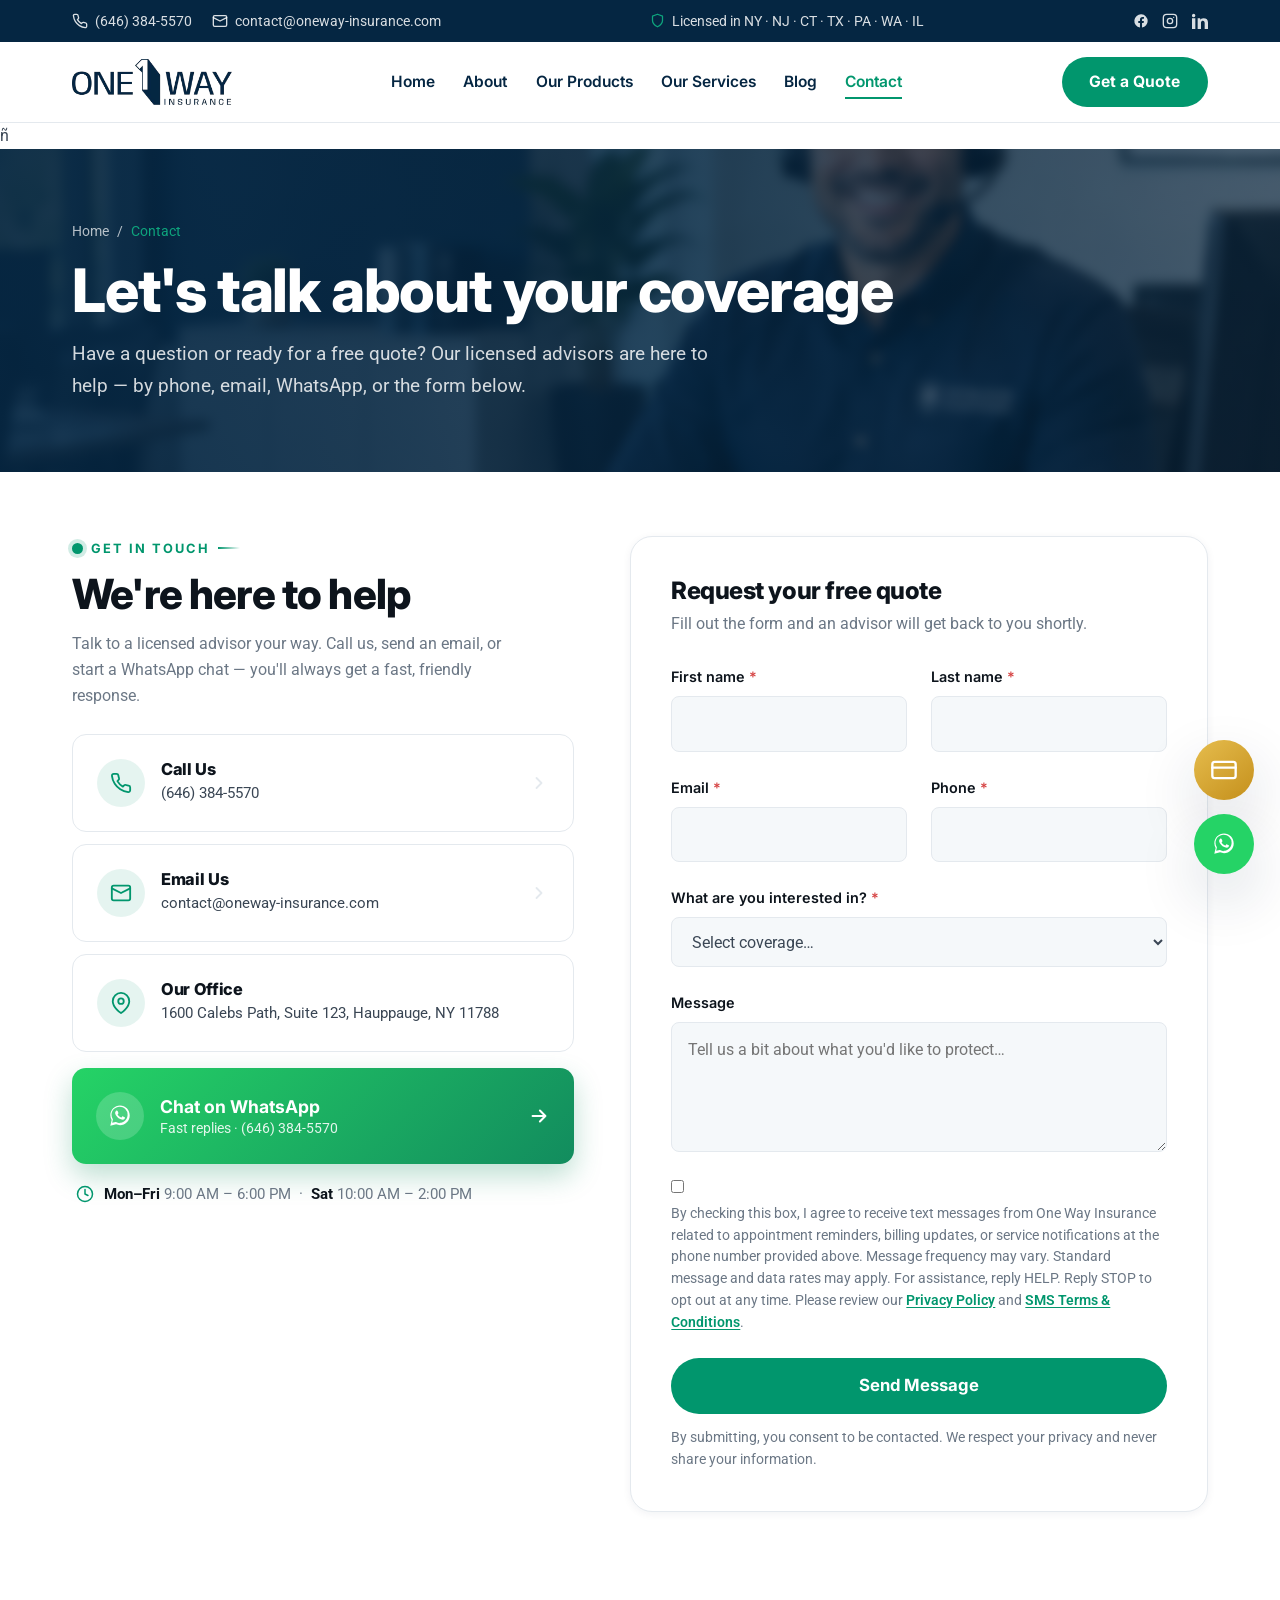
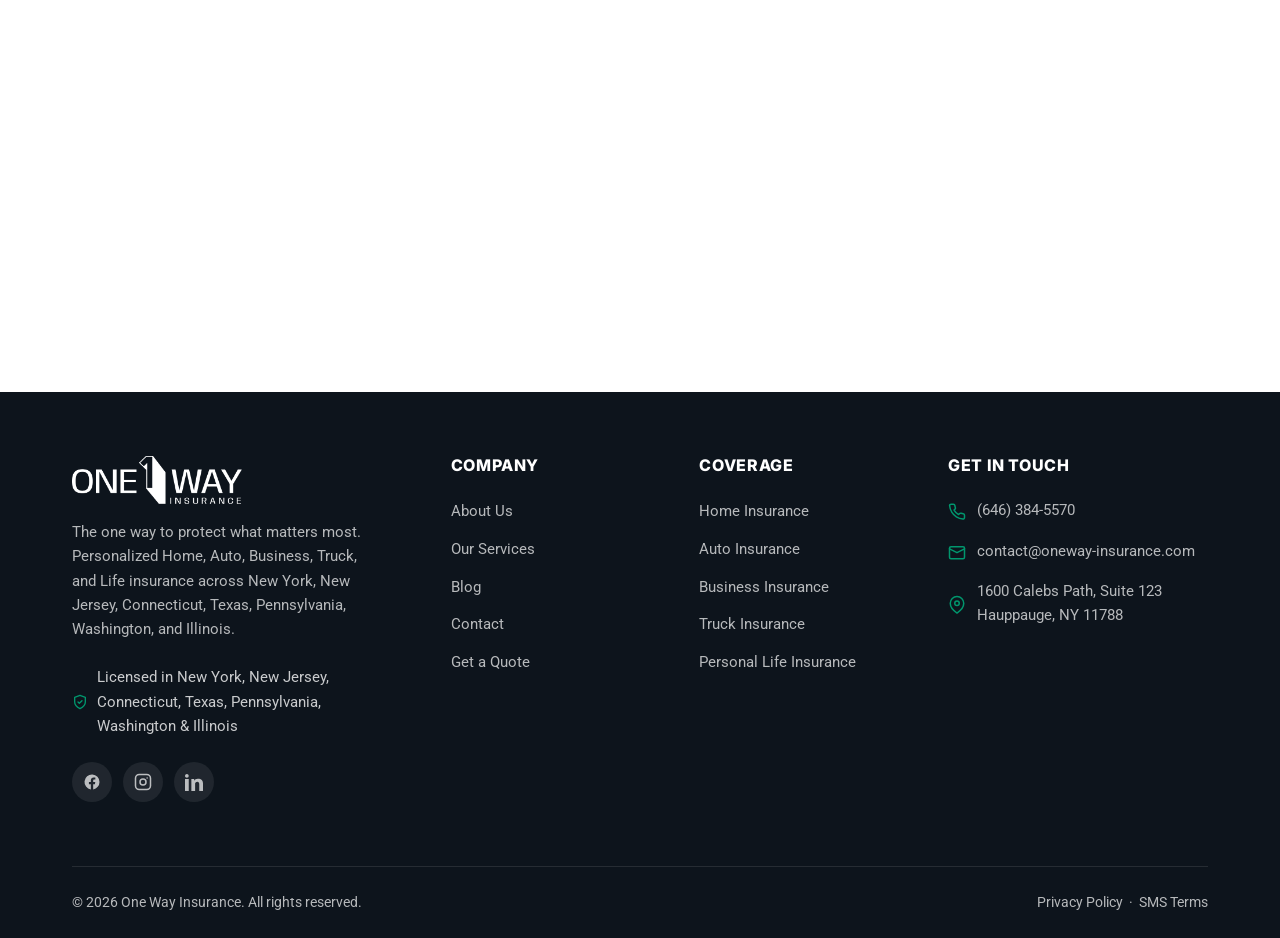
<file: contact.html>
<!DOCTYPE html>
<html lang="en">
<head>
  <meta charset="UTF-8" />
  <meta name="viewport" content="width=device-width, initial-scale=1.0" />
  <title>Contact Us | One Way Insurance</title>
  <meta name="description" content="Contact One Way Insurance for a free quote or expert advice. Call (646) 384-5570, email contact@oneway-insurance.com, or send us a message." />
  <meta name="theme-color" content="#052642" />
  <link rel="icon" href="assets/logos/favicon.ico" sizes="any" />
  <link rel="icon" type="image/png" href="assets/logos/favicon-512.png" />
  <link rel="apple-touch-icon" href="assets/logos/apple-touch-icon.png" />
  <link rel="preconnect" href="https://fonts.googleapis.com" />
  <link rel="preconnect" href="https://fonts.gstatic.com" crossorigin />
  <link href="https://fonts.googleapis.com/css2?family=Inter:wght@400;600;700;800&family=Roboto:wght@400;500;700&display=swap" rel="stylesheet" />
  <link rel="stylesheet" href="css/style.css" />
</head>
<body>
  <a class="skip-link" href="#main">Skip to content</a>

  <div class="topbar">
    <div class="container topbar__inner">
      <div class="topbar__contact">
        <a href="tel:+16463845570"><svg width="16" height="16" viewBox="0 0 24 24" fill="none" stroke="currentColor" stroke-width="2" stroke-linecap="round" stroke-linejoin="round"><path d="M22 16.92v3a2 2 0 0 1-2.18 2 19.79 19.79 0 0 1-8.63-3.07 19.5 19.5 0 0 1-6-6 19.79 19.79 0 0 1-3.07-8.67A2 2 0 0 1 4.11 2h3a2 2 0 0 1 2 1.72c.13.96.36 1.9.7 2.81a2 2 0 0 1-.45 2.11L8.09 9.91a16 16 0 0 0 6 6l1.27-1.27a2 2 0 0 1 2.11-.45c.91.34 1.85.57 2.81.7A2 2 0 0 1 22 16.92z"/></svg> (646) 384-5570</a>
        <a href="mailto:contact@oneway-insurance.com"><svg width="16" height="16" viewBox="0 0 24 24" fill="none" stroke="currentColor" stroke-width="2" stroke-linecap="round" stroke-linejoin="round"><rect x="2" y="4" width="20" height="16" rx="2"/><path d="m22 7-10 5L2 7"/></svg> contact@oneway-insurance.com</a>
      </div>
      <span class="topbar__states"><svg width="15" height="15" viewBox="0 0 24 24" fill="none" stroke="currentColor" stroke-width="2" stroke-linecap="round" stroke-linejoin="round"><path d="M12 22s8-4 8-10V5l-8-3-8 3v7c0 6 8 10 8 10z"/></svg> Licensed in NY · NJ · CT · TX · PA · WA · IL</span>
        <div class="topbar__social" aria-label="Social media">
        <a href="https://www.facebook.com/share/18oj3q9VRV/" target="_blank" rel="noopener" aria-label="Facebook"><svg width="16" height="16" viewBox="0 0 24 24" fill="currentColor"><path d="M22 12a10 10 0 1 0-11.56 9.88v-6.99H7.9V12h2.54V9.8c0-2.5 1.49-3.89 3.78-3.89 1.09 0 2.24.2 2.24.2v2.46h-1.26c-1.24 0-1.63.77-1.63 1.56V12h2.78l-.44 2.89h-2.34v6.99A10 10 0 0 0 22 12z"/></svg></a>
        <a href="https://www.instagram.com/1way_insurance/" target="_blank" rel="noopener" aria-label="Instagram"><svg width="16" height="16" viewBox="0 0 24 24" fill="none" stroke="currentColor" stroke-width="2"><rect x="2" y="2" width="20" height="20" rx="5"/><circle cx="12" cy="12" r="4"/><circle cx="17.5" cy="6.5" r="1" fill="currentColor" stroke="none"/></svg></a>
        <a href="#" aria-label="LinkedIn"><svg width="16" height="16" viewBox="0 0 24 24" fill="currentColor"><path d="M4.98 3.5A2.5 2.5 0 1 1 0 3.5a2.5 2.5 0 0 1 4.98 0zM0 8h5v16H0V8zm7.5 0h4.78v2.2h.07c.67-1.2 2.3-2.46 4.73-2.46C22 7.74 24 10 24 14.1V24h-5v-8.9c0-2.12-.76-3.57-2.66-3.57-1.45 0-2.31.97-2.69 1.91-.14.34-.17.81-.17 1.28V24h-5V8z"/></svg></a>
      </div>
    </div>
  </div>

  <header class="site-header">
    <nav class="container nav" aria-label="Main navigation">
      <a href="index.html" class="brand" aria-label="One Way Insurance — Home"><img src="assets/logos/logo.webp" alt="One Way Insurance" width="160" height="46" /></a>
      <ul class="nav__menu" id="primary-menu">
        <li><a class="nav__link" href="index.html">Home</a></li>
        <li><a class="nav__link" href="about.html">About</a></li>
        <li><a class="nav__link" href="products.html">Our Products</a></li>
        <li><a class="nav__link" href="services.html">Our Services</a></li>
        <li><a class="nav__link" href="blog.html">Blog</a></li>
        <li><a class="nav__link" href="contact.html">Contact</a></li>
        <li><a class="btn btn--primary" href="contact.html">Get a Quote</a></li>
      </ul>
      <div class="nav__actions">
        <a class="btn btn--primary" href="contact.html">Get a Quote</a>
        <button class="nav-toggle" type="button" aria-label="Open menu" aria-expanded="false" aria-controls="primary-menu"><span></span><span></span><span></span></button>
      </div>
    </nav>
  </header>
  <div class="nav-backdrop" hidden></div>
ñ
  <main id="main">
    <section class="page-hero page-hero--contact">
      <svg class="page-hero__route" viewBox="0 0 360 320" fill="none" aria-hidden="true">
        <path class="road-dash" d="M40 300 C 200 280, 120 120, 300 90 S 360 30, 360 30" stroke="#01966D" stroke-width="3" stroke-linecap="round"/>
        <circle cx="60" cy="296" r="6" fill="#01966D"/>
        <circle cx="318" cy="70" r="7" fill="#0ea47d"/>
      </svg>
      <div class="container" data-reveal>
        <nav class="breadcrumb" aria-label="Breadcrumb"><a href="index.html">Home</a> / <span>Contact</span></nav>
        <h1 class="display">Let's talk about your coverage</h1>
        <p class="lead">Have a question or ready for a free quote? Our licensed advisors are here to help — by phone, email, WhatsApp, or the form below.</p>
      </div>
    </section>

    <section class="section">
      <div class="container">
        <div class="contact-grid">
          <!-- INFO -->
          <div data-reveal>
            <span class="eyebrow">Get in Touch</span>
            <h2 class="h-section" style="margin-bottom:.75rem;">We're here to help</h2>
            <p class="contact-intro">Talk to a licensed advisor your way. Call us, send an email, or start a WhatsApp chat — you'll always get a fast, friendly response.</p>

            <div class="contact-methods">
              <a class="info-card" href="tel:+16463845570" aria-label="Call us at (646) 384-5570">
                <span class="icon-circle"><svg width="22" height="22" viewBox="0 0 24 24" fill="none" stroke="currentColor" stroke-width="2" stroke-linecap="round" stroke-linejoin="round"><path d="M22 16.92v3a2 2 0 0 1-2.18 2 19.79 19.79 0 0 1-8.63-3.07 19.5 19.5 0 0 1-6-6 19.79 19.79 0 0 1-3.07-8.67A2 2 0 0 1 4.11 2h3a2 2 0 0 1 2 1.72c.13.96.36 1.9.7 2.81a2 2 0 0 1-.45 2.11L8.09 9.91a16 16 0 0 0 6 6l1.27-1.27a2 2 0 0 1 2.11-.45c.91.34 1.85.57 2.81.7A2 2 0 0 1 22 16.92z"/></svg></span>
                <span class="info-card__text"><h3>Call Us</h3><span>(646) 384-5570</span></span>
                <svg class="info-card__go" width="20" height="20" viewBox="0 0 24 24" fill="none" stroke="currentColor" stroke-width="2.2" stroke-linecap="round" stroke-linejoin="round"><path d="M9 6l6 6-6 6"/></svg>
              </a>
              <a class="info-card" href="mailto:contact@oneway-insurance.com" aria-label="Email contact@oneway-insurance.com">
                <span class="icon-circle"><svg width="22" height="22" viewBox="0 0 24 24" fill="none" stroke="currentColor" stroke-width="2" stroke-linecap="round" stroke-linejoin="round"><rect x="2" y="4" width="20" height="16" rx="2"/><path d="m22 7-10 5L2 7"/></svg></span>
                <span class="info-card__text"><h3>Email Us</h3><span>contact@oneway-insurance.com</span></span>
                <svg class="info-card__go" width="20" height="20" viewBox="0 0 24 24" fill="none" stroke="currentColor" stroke-width="2.2" stroke-linecap="round" stroke-linejoin="round"><path d="M9 6l6 6-6 6"/></svg>
              </a>
              <div class="info-card">
                <span class="icon-circle"><svg width="22" height="22" viewBox="0 0 24 24" fill="none" stroke="currentColor" stroke-width="2" stroke-linecap="round" stroke-linejoin="round"><path d="M21 10c0 7-9 13-9 13s-9-6-9-13a9 9 0 0 1 18 0z"/><circle cx="12" cy="10" r="3"/></svg></span>
                <span class="info-card__text"><h3>Our Office</h3><span>1600 Calebs Path, Suite 123, Hauppauge, NY 11788</span></span>
              </div>
            </div>

            <!-- WhatsApp highlight -->
            <a class="wa-cta" href="https://wa.me/16463845570?text=Hello%20One%20Way%20Insurance%2C%20I%27d%20like%20a%20quote." target="_blank" rel="noopener" aria-label="Chat with us on WhatsApp">
              <span class="wa-cta__logo"><svg width="28" height="28" viewBox="0 0 32 32" fill="#fff" aria-hidden="true"><path d="M16.04 4C9.93 4 4.98 8.95 4.98 15.06c0 1.96.51 3.87 1.49 5.56L4.9 27.1l6.66-1.55a11.04 11.04 0 0 0 4.48.95h.01c6.11 0 11.06-4.95 11.06-11.06C27.1 8.95 22.15 4 16.04 4zm0 20.2h-.01a9.2 9.2 0 0 1-4.68-1.28l-.34-.2-3.95.92.84-3.85-.22-.35a9.13 9.13 0 0 1-1.4-4.86c0-5.07 4.13-9.2 9.21-9.2 2.46 0 4.77.96 6.51 2.7a9.14 9.14 0 0 1 2.7 6.51c0 5.08-4.13 9.21-9.21 9.21zm5.05-6.89c-.28-.14-1.64-.81-1.89-.9-.25-.09-.43-.14-.62.14-.18.28-.71.9-.87 1.08-.16.18-.32.2-.6.07-.28-.14-1.17-.43-2.23-1.38-.82-.74-1.38-1.65-1.54-1.93-.16-.28-.02-.43.12-.57.13-.13.28-.32.42-.49.14-.16.18-.28.28-.46.09-.18.05-.35-.02-.49-.07-.14-.62-1.5-.85-2.05-.22-.54-.45-.46-.62-.47l-.53-.01c-.18 0-.48.07-.73.35-.25.28-.96.94-.96 2.3 0 1.35.99 2.66 1.12 2.84.14.18 1.94 2.96 4.7 4.15.66.28 1.17.45 1.57.58.66.21 1.26.18 1.73.11.53-.08 1.64-.67 1.87-1.32.23-.65.23-1.2.16-1.32-.07-.12-.25-.19-.53-.33z"/></svg></span>
              <span class="wa-cta__text"><strong>Chat on WhatsApp</strong><span>Fast replies · (646) 384-5570</span></span>
              <svg class="wa-cta__arrow" width="22" height="22" viewBox="0 0 24 24" fill="none" stroke="currentColor" stroke-width="2.2" stroke-linecap="round" stroke-linejoin="round"><path d="M5 12h14M13 6l6 6-6 6"/></svg>
            </a>

            <!-- Business hours -->
            <div class="contact-hours">
              <svg width="18" height="18" viewBox="0 0 24 24" fill="none" stroke="currentColor" stroke-width="2" stroke-linecap="round" stroke-linejoin="round"><circle cx="12" cy="12" r="10"/><path d="M12 6v6l4 2"/></svg>
              <span><strong>Mon–Fri</strong> 9:00 AM – 6:00 PM &nbsp;·&nbsp; <strong>Sat</strong> 10:00 AM – 2:00 PM</span>
            </div>
          </div>

          <!-- FORM -->
          <div data-reveal data-reveal-delay="1">
            <form
              action="https://formsubmit.co/contact@oneway-insurance.com"
              method="POST"
              class="form-card"
              id="contact-form"
              novalidate>
              <!-- FormSubmit configuration -->
              <input type="hidden" name="_subject" value="New Lead - One Way Insurance Website" />
              <input type="hidden" name="_captcha" value="false" />
              <input type="hidden" name="_template" value="table" />
              <input type="hidden" name="_next" value="https://oneway-insurance.com/thank-you.html" />
              <h2 style="font-size:1.5rem;margin-bottom:.4rem;">Request your free quote</h2>
              <p style="color:var(--c-muted);margin-bottom:1.75rem;">Fill out the form and an advisor will get back to you shortly.</p>

              <div class="form-grid form-grid--2">
                <div class="field">
                  <label for="firstName">First name <span class="req">*</span></label>
                  <input type="text" id="firstName" name="firstName" autocomplete="given-name" required />
                  <span class="error-msg">This field is required.</span>
                </div>
                <div class="field">
                  <label for="lastName">Last name <span class="req">*</span></label>
                  <input type="text" id="lastName" name="lastName" autocomplete="family-name" required />
                  <span class="error-msg">This field is required.</span>
                </div>
                <div class="field">
                  <label for="email">Email <span class="req">*</span></label>
                  <input type="email" id="email" name="email" autocomplete="email" required />
                  <span class="error-msg">Please enter a valid email address.</span>
                </div>
                <div class="field">
                  <label for="phone">Phone <span class="req">*</span></label>
                  <input type="tel" id="phone" name="phone" autocomplete="tel" required />
                  <span class="error-msg">Please enter a valid phone number.</span>
                </div>
                <div class="field field--full">
                  <label for="product">What are you interested in? <span class="req">*</span></label>
                  <select id="product" name="product" required>
                    <option value="">Select coverage…</option>
                    <option>Home Insurance</option>
                    <option>Auto Insurance</option>
                    <option>Business Insurance</option>
                    <option>Truck Insurance</option>
                    <option>Personal Life Insurance</option>
                    <option>Multiple / Not sure</option>
                  </select>
                  <span class="error-msg">Please choose an option.</span>
                </div>
                <div class="field field--full">
                  <label for="message">Message</label>
                  <textarea id="message" name="message" placeholder="Tell us a bit about what you'd like to protect…"></textarea>
                </div>
                <div class="field field--full field--check">
                  <input type="checkbox" id="consent" name="consent" />
                  <label for="consent">By checking this box, I agree to receive text messages from One Way Insurance related to appointment reminders, billing updates, or service notifications at the phone number provided above. Message frequency may vary. Standard message and data rates may apply. For assistance, reply HELP. Reply STOP to opt out at any time. Please review our <a href="privacy.html" target="_blank" rel="noopener">Privacy Policy</a> and <a href="sms-terms.html" target="_blank" rel="noopener">SMS Terms &amp; Conditions</a>.</label>
                </div>
              </div>

              <button class="btn btn--primary btn--lg btn--block" type="submit" style="margin-top:1.5rem;">Send Message</button>
              <p class="form-note">By submitting, you consent to be contacted. We respect your privacy and never share your information.</p>
              <div class="form-status" role="status" aria-live="polite"></div>
            </form>
          </div>
        </div>
      </div>
    </section>

    <!-- MAP -->
    <section class="section section--tight">
      <div class="container">
        <div data-reveal>
          <iframe
            class="map-embed"
            title="One Way Insurance office location in Hauppauge, NY"
            src="https://www.google.com/maps?q=1600%20Calebs%20Path%2C%20Suite%20123%2C%20Hauppauge%2C%20NY%2011788&output=embed"
            loading="lazy"
            referrerpolicy="no-referrer-when-downgrade"></iframe>
        </div>
      </div>
    </section>
  </main>

  <footer class="site-footer">
    <div class="container">
      <div class="footer-grid">
        <div class="footer-about">
          <img src="assets/logos/logo-white.webp" alt="One Way Insurance" width="170" height="49" />
          <p>The one way to protect what matters most. Personalized Home, Auto, Business, Truck, and Life insurance across New York, New Jersey, Connecticut, Texas, Pennsylvania, Washington, and Illinois.</p>
          <p class="footer-license"><svg width="16" height="16" viewBox="0 0 24 24" fill="none" stroke="currentColor" stroke-width="2" stroke-linecap="round" stroke-linejoin="round"><path d="M12 22s8-4 8-10V5l-8-3-8 3v7c0 6 8 10 8 10z"/><path d="m9 12 2 2 4-4"/></svg> Licensed in New York, New Jersey, Connecticut, Texas, Pennsylvania, Washington &amp; Illinois</p>
          <div class="footer-social" aria-label="Social media">
            <a href="https://www.facebook.com/share/18oj3q9VRV/" target="_blank" rel="noopener" aria-label="Facebook"><svg width="18" height="18" viewBox="0 0 24 24" fill="currentColor"><path d="M22 12a10 10 0 1 0-11.56 9.88v-6.99H7.9V12h2.54V9.8c0-2.5 1.49-3.89 3.78-3.89 1.09 0 2.24.2 2.24.2v2.46h-1.26c-1.24 0-1.63.77-1.63 1.56V12h2.78l-.44 2.89h-2.34v6.99A10 10 0 0 0 22 12z"/></svg></a>
            <a href="https://www.instagram.com/1way_insurance/" target="_blank" rel="noopener" aria-label="Instagram"><svg width="18" height="18" viewBox="0 0 24 24" fill="none" stroke="currentColor" stroke-width="2"><rect x="2" y="2" width="20" height="20" rx="5"/><circle cx="12" cy="12" r="4"/><circle cx="17.5" cy="6.5" r="1" fill="currentColor" stroke="none"/></svg></a>
            <a href="#" aria-label="LinkedIn"><svg width="18" height="18" viewBox="0 0 24 24" fill="currentColor"><path d="M4.98 3.5A2.5 2.5 0 1 1 0 3.5a2.5 2.5 0 0 1 4.98 0zM0 8h5v16H0V8zm7.5 0h4.78v2.2h.07c.67-1.2 2.3-2.46 4.73-2.46C22 7.74 24 10 24 14.1V24h-5v-8.9c0-2.12-.76-3.57-2.66-3.57-1.45 0-2.31.97-2.69 1.91-.14.34-.17.81-.17 1.28V24h-5V8z"/></svg></a>
          </div>
        </div>
        <div>
          <h4>Company</h4>
          <ul class="footer-links">
            <li><a href="about.html">About Us</a></li>
            <li><a href="services.html">Our Services</a></li>
            <li><a href="blog.html">Blog</a></li>
            <li><a href="contact.html">Contact</a></li>
            <li><a href="contact.html">Get a Quote</a></li>
          </ul>
        </div>
        <div>
          <h4>Coverage</h4>
          <ul class="footer-links">
            <li><a href="products.html#home">Home Insurance</a></li>
            <li><a href="products.html#auto">Auto Insurance</a></li>
            <li><a href="products.html#business">Business Insurance</a></li>
            <li><a href="products.html#truck">Truck Insurance</a></li>
            <li><a href="products.html#life">Personal Life Insurance</a></li>
          </ul>
        </div>
        <div>
          <h4>Get in Touch</h4>
          <ul class="footer-contact">
            <li><svg width="18" height="18" viewBox="0 0 24 24" fill="none" stroke="currentColor" stroke-width="2" stroke-linecap="round" stroke-linejoin="round"><path d="M22 16.92v3a2 2 0 0 1-2.18 2 19.79 19.79 0 0 1-8.63-3.07 19.5 19.5 0 0 1-6-6 19.79 19.79 0 0 1-3.07-8.67A2 2 0 0 1 4.11 2h3a2 2 0 0 1 2 1.72c.13.96.36 1.9.7 2.81a2 2 0 0 1-.45 2.11L8.09 9.91a16 16 0 0 0 6 6l1.27-1.27a2 2 0 0 1 2.11-.45c.91.34 1.85.57 2.81.7A2 2 0 0 1 22 16.92z"/></svg> <a href="tel:+16463845570">(646) 384-5570</a></li>
            <li><svg width="18" height="18" viewBox="0 0 24 24" fill="none" stroke="currentColor" stroke-width="2" stroke-linecap="round" stroke-linejoin="round"><rect x="2" y="4" width="20" height="16" rx="2"/><path d="m22 7-10 5L2 7"/></svg> <a href="mailto:contact@oneway-insurance.com">contact@oneway-insurance.com</a></li>
            <li><svg width="18" height="18" viewBox="0 0 24 24" fill="none" stroke="currentColor" stroke-width="2" stroke-linecap="round" stroke-linejoin="round"><path d="M21 10c0 7-9 13-9 13s-9-6-9-13a9 9 0 0 1 18 0z"/><circle cx="12" cy="10" r="3"/></svg> <span>1600 Calebs Path, Suite 123<br />Hauppauge, NY 11788</span></li>
          </ul>
        </div>
      </div>
      <div class="footer-bottom">
        <span>&copy; <span id="year">2026</span> One Way Insurance. All rights reserved.</span>
        <span><a href="privacy.html">Privacy Policy</a> &nbsp;·&nbsp; <a href="sms-terms.html">SMS Terms</a></span>
      </div>
    </div>
  </footer>

  <div class="fab-stack">
    <a class="fab fab--pay" id="payment-button" href="https://oneway-insurance.epaypolicy.com/" target="_blank" rel="noopener" aria-label="Make a payment">
      <svg viewBox="0 0 24 24" fill="none" stroke="currentColor" stroke-width="2" stroke-linecap="round" stroke-linejoin="round"><rect x="2" y="5" width="20" height="14" rx="2"/><path d="M2 10h20"/></svg>
      <span class="fab__label">Make a Payment</span>
    </a>
    <a class="fab fab--whatsapp" href="https://wa.me/16463845570?text=Hello%20One%20Way%20Insurance%2C%20I%27d%20like%20a%20quote." target="_blank" rel="noopener" aria-label="Chat on WhatsApp">
      <svg viewBox="0 0 32 32" fill="currentColor" aria-hidden="true"><path d="M16.04 4C9.93 4 4.98 8.95 4.98 15.06c0 1.96.51 3.87 1.49 5.56L4.9 27.1l6.66-1.55a11.04 11.04 0 0 0 4.48.95h.01c6.11 0 11.06-4.95 11.06-11.06C27.1 8.95 22.15 4 16.04 4zm0 20.2h-.01a9.2 9.2 0 0 1-4.68-1.28l-.34-.2-3.95.92.84-3.85-.22-.35a9.13 9.13 0 0 1-1.4-4.86c0-5.07 4.13-9.2 9.21-9.2 2.46 0 4.77.96 6.51 2.7a9.14 9.14 0 0 1 2.7 6.51c0 5.08-4.13 9.21-9.21 9.21zm5.05-6.89c-.28-.14-1.64-.81-1.89-.9-.25-.09-.43-.14-.62.14-.18.28-.71.9-.87 1.08-.16.18-.32.2-.6.07-.28-.14-1.17-.43-2.23-1.38-.82-.74-1.38-1.65-1.54-1.93-.16-.28-.02-.43.12-.57.13-.13.28-.32.42-.49.14-.16.18-.28.28-.46.09-.18.05-.35-.02-.49-.07-.14-.62-1.5-.85-2.05-.22-.54-.45-.46-.62-.47l-.53-.01c-.18 0-.48.07-.73.35-.25.28-.96.94-.96 2.3 0 1.35.99 2.66 1.12 2.84.14.18 1.94 2.96 4.7 4.15.66.28 1.17.45 1.57.58.66.21 1.26.18 1.73.11.53-.08 1.64-.67 1.87-1.32.23-.65.23-1.2.16-1.32-.07-.12-.25-.19-.53-.33z"/></svg>
      <span class="fab__label">WhatsApp</span>
    </a>
  </div>

  <script src="js/main.js" defer></script>
  <script src="js/contact.js" defer></script>
</body>
</html>
</file>
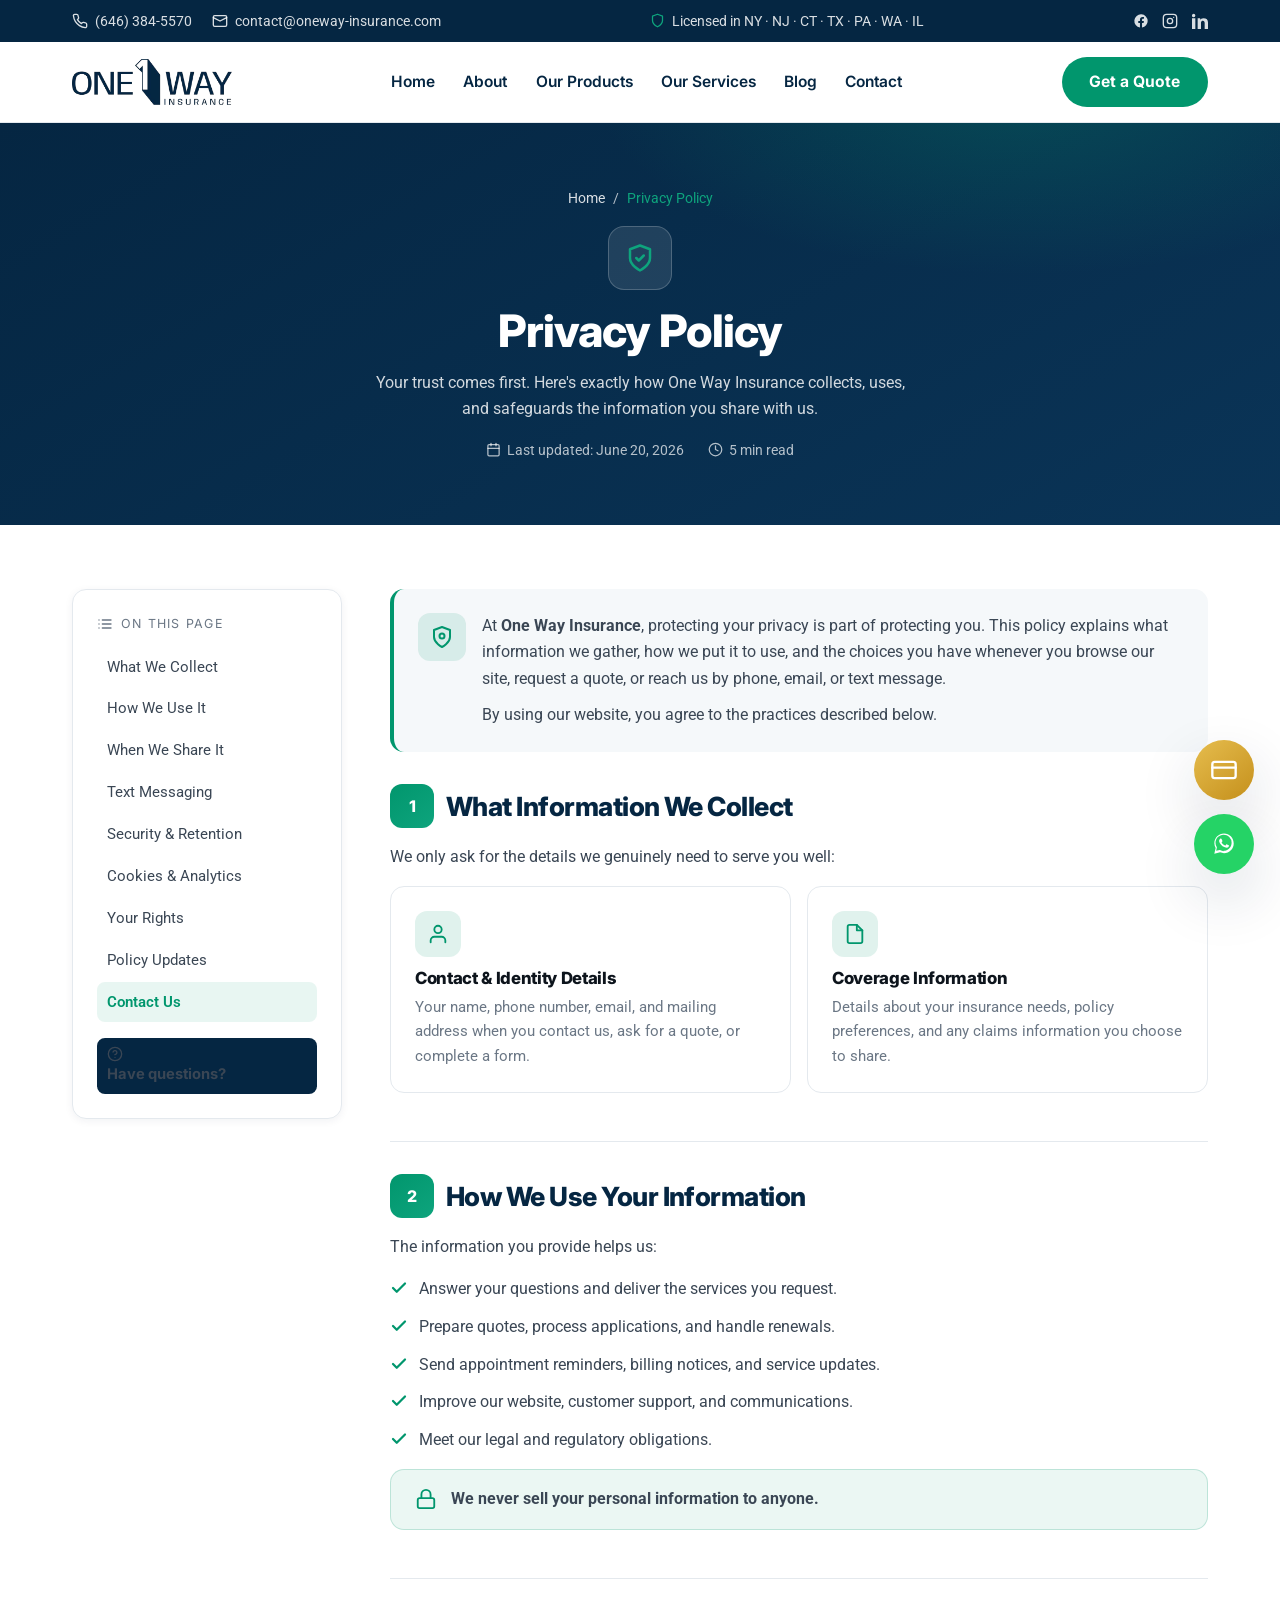
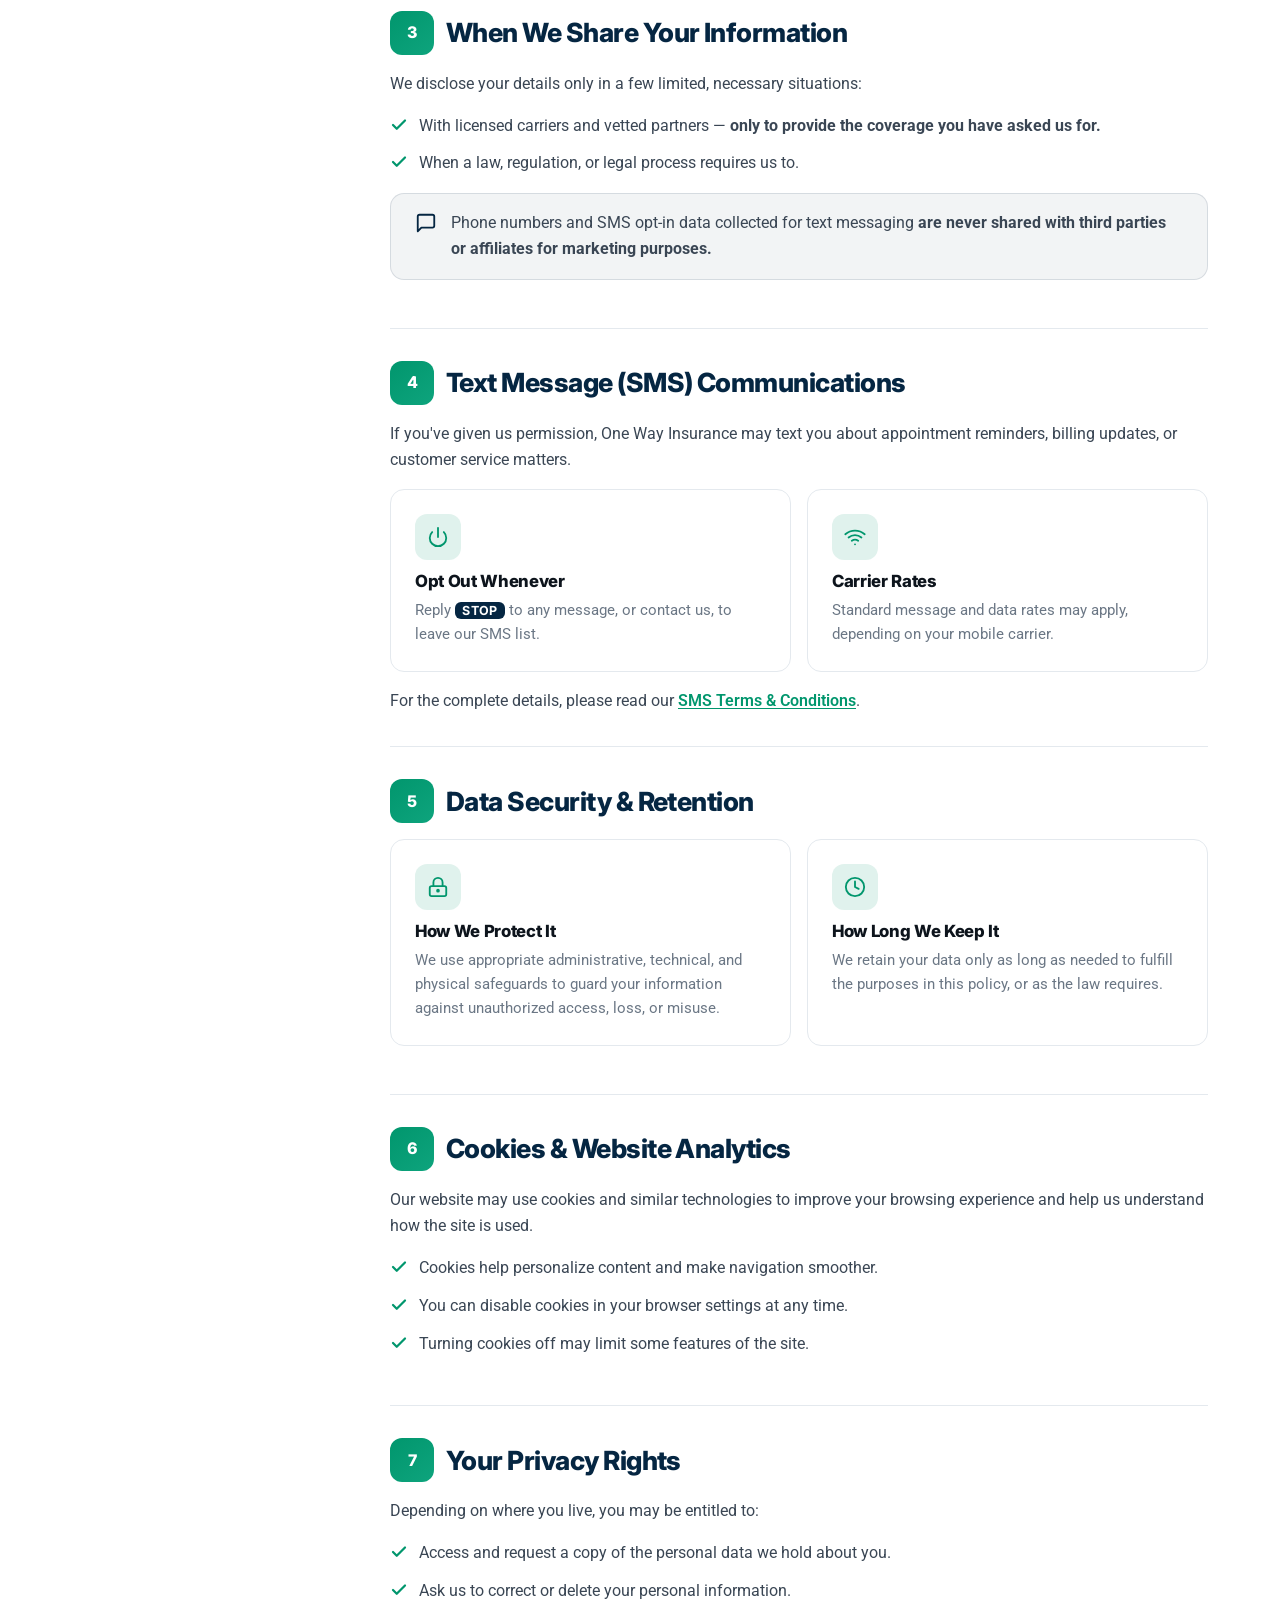
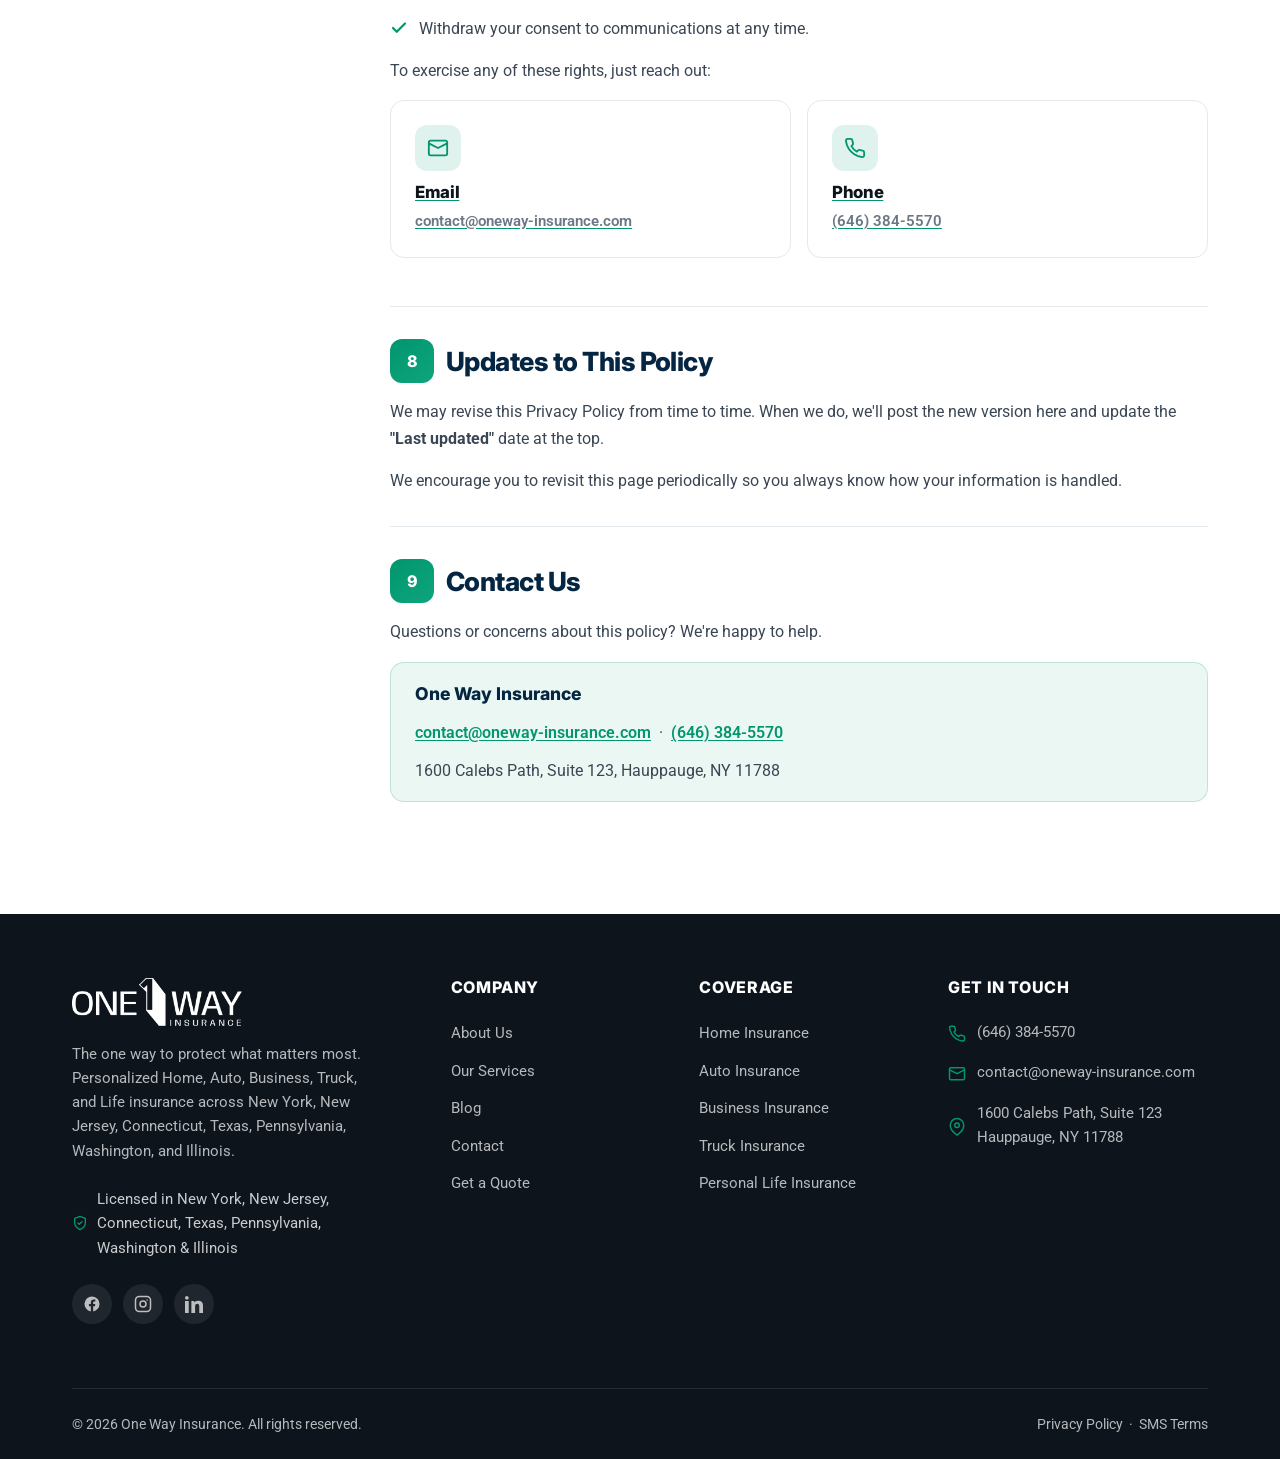
<file: privacy.html>
<!DOCTYPE html>
<html lang="en">
<head>
  <meta charset="UTF-8" />
  <meta name="viewport" content="width=device-width, initial-scale=1.0" />
  <title>Privacy Policy | One Way Insurance</title>
  <meta name="description" content="One Way Insurance Privacy Policy — how we collect, use, share, and protect your personal information, including SMS communications." />
  <meta name="theme-color" content="#052642" />
  <meta name="robots" content="index, follow" />
  <link rel="icon" href="assets/logos/favicon.ico" sizes="any" />
  <link rel="icon" type="image/png" href="assets/logos/favicon-512.png" />
  <link rel="apple-touch-icon" href="assets/logos/apple-touch-icon.png" />
  <link rel="preconnect" href="https://fonts.googleapis.com" />
  <link rel="preconnect" href="https://fonts.gstatic.com" crossorigin />
  <link href="https://fonts.googleapis.com/css2?family=Inter:wght@400;600;700;800&family=Roboto:wght@400;500;700&display=swap" rel="stylesheet" />
  <link rel="stylesheet" href="css/style.css" />
</head>
<body>
  <a class="skip-link" href="#main">Skip to content</a>

  <div class="topbar">
    <div class="container topbar__inner">
      <div class="topbar__contact">
        <a href="tel:+16463845570"><svg width="16" height="16" viewBox="0 0 24 24" fill="none" stroke="currentColor" stroke-width="2" stroke-linecap="round" stroke-linejoin="round"><path d="M22 16.92v3a2 2 0 0 1-2.18 2 19.79 19.79 0 0 1-8.63-3.07 19.5 19.5 0 0 1-6-6 19.79 19.79 0 0 1-3.07-8.67A2 2 0 0 1 4.11 2h3a2 2 0 0 1 2 1.72c.13.96.36 1.9.7 2.81a2 2 0 0 1-.45 2.11L8.09 9.91a16 16 0 0 0 6 6l1.27-1.27a2 2 0 0 1 2.11-.45c.91.34 1.85.57 2.81.7A2 2 0 0 1 22 16.92z"/></svg> (646) 384-5570</a>
        <a href="mailto:contact@oneway-insurance.com"><svg width="16" height="16" viewBox="0 0 24 24" fill="none" stroke="currentColor" stroke-width="2" stroke-linecap="round" stroke-linejoin="round"><rect x="2" y="4" width="20" height="16" rx="2"/><path d="m22 7-10 5L2 7"/></svg> contact@oneway-insurance.com</a>
      </div>
      <span class="topbar__states"><svg width="15" height="15" viewBox="0 0 24 24" fill="none" stroke="currentColor" stroke-width="2" stroke-linecap="round" stroke-linejoin="round"><path d="M12 22s8-4 8-10V5l-8-3-8 3v7c0 6 8 10 8 10z"/></svg> Licensed in NY · NJ · CT · TX · PA · WA · IL</span>
        <div class="topbar__social" aria-label="Social media">
        <a href="https://www.facebook.com/share/18oj3q9VRV/" target="_blank" rel="noopener" aria-label="Facebook"><svg width="16" height="16" viewBox="0 0 24 24" fill="currentColor"><path d="M22 12a10 10 0 1 0-11.56 9.88v-6.99H7.9V12h2.54V9.8c0-2.5 1.49-3.89 3.78-3.89 1.09 0 2.24.2 2.24.2v2.46h-1.26c-1.24 0-1.63.77-1.63 1.56V12h2.78l-.44 2.89h-2.34v6.99A10 10 0 0 0 22 12z"/></svg></a>
        <a href="https://www.instagram.com/1way_insurance/" target="_blank" rel="noopener" aria-label="Instagram"><svg width="16" height="16" viewBox="0 0 24 24" fill="none" stroke="currentColor" stroke-width="2"><rect x="2" y="2" width="20" height="20" rx="5"/><circle cx="12" cy="12" r="4"/><circle cx="17.5" cy="6.5" r="1" fill="currentColor" stroke="none"/></svg></a>
        <a href="#" aria-label="LinkedIn"><svg width="16" height="16" viewBox="0 0 24 24" fill="currentColor"><path d="M4.98 3.5A2.5 2.5 0 1 1 0 3.5a2.5 2.5 0 0 1 4.98 0zM0 8h5v16H0V8zm7.5 0h4.78v2.2h.07c.67-1.2 2.3-2.46 4.73-2.46C22 7.74 24 10 24 14.1V24h-5v-8.9c0-2.12-.76-3.57-2.66-3.57-1.45 0-2.31.97-2.69 1.91-.14.34-.17.81-.17 1.28V24h-5V8z"/></svg></a>
      </div>
    </div>
  </div>

  <header class="site-header">
    <nav class="container nav" aria-label="Main navigation">
      <a href="index.html" class="brand" aria-label="One Way Insurance — Home"><img src="assets/logos/logo.webp" alt="One Way Insurance" width="160" height="46" /></a>
      <ul class="nav__menu" id="primary-menu">
        <li><a class="nav__link" href="index.html">Home</a></li>
        <li><a class="nav__link" href="about.html">About</a></li>
        <li><a class="nav__link" href="products.html">Our Products</a></li>
        <li><a class="nav__link" href="services.html">Our Services</a></li>
        <li><a class="nav__link" href="blog.html">Blog</a></li>
        <li><a class="nav__link" href="contact.html">Contact</a></li>
        <li><a class="btn btn--primary" href="contact.html">Get a Quote</a></li>
      </ul>
      <div class="nav__actions">
        <a class="btn btn--primary" href="contact.html">Get a Quote</a>
        <button class="nav-toggle" type="button" aria-label="Open menu" aria-expanded="false" aria-controls="primary-menu"><span></span><span></span><span></span></button>
      </div>
    </nav>
  </header>
  <div class="nav-backdrop" hidden></div>

  <main id="main">
    <!-- HERO -->
    <section class="legal-hero">
      <div class="container">
        <nav class="breadcrumb" aria-label="Breadcrumb"><a href="index.html">Home</a> / <span>Privacy Policy</span></nav>
        <span class="legal-hero__icon"><svg width="30" height="30" viewBox="0 0 24 24" fill="none" stroke="currentColor" stroke-width="2" stroke-linecap="round" stroke-linejoin="round"><path d="M12 22s8-4 8-10V5l-8-3-8 3v7c0 6 8 10 8 10z"/><path d="m9 12 2 2 4-4"/></svg></span>
        <h1>Privacy Policy</h1>
        <p class="legal-hero__subtitle">Your trust comes first. Here's exactly how One Way Insurance collects, uses, and safeguards the information you share with us.</p>
        <div class="legal-hero__meta">
          <span><svg width="15" height="15" viewBox="0 0 24 24" fill="none" stroke="currentColor" stroke-width="2" stroke-linecap="round" stroke-linejoin="round"><rect x="3" y="4" width="18" height="18" rx="2"/><path d="M16 2v4M8 2v4M3 10h18"/></svg> Last updated: June 20, 2026</span>
          <span><svg width="15" height="15" viewBox="0 0 24 24" fill="none" stroke="currentColor" stroke-width="2" stroke-linecap="round" stroke-linejoin="round"><circle cx="12" cy="12" r="10"/><path d="M12 6v6l4 2"/></svg> 5 min read</span>
        </div>
      </div>
    </section>

    <section class="section">
      <div class="container legal-layout">
        <!-- TOC -->
        <aside class="legal-toc" aria-label="Table of contents">
          <p class="legal-toc__title"><svg width="16" height="16" viewBox="0 0 24 24" fill="none" stroke="currentColor" stroke-width="2" stroke-linecap="round" stroke-linejoin="round"><path d="M8 6h13M8 12h13M8 18h13M3 6h.01M3 12h.01M3 18h.01"/></svg> On this page</p>
          <nav aria-label="Privacy policy sections">
            <ol class="toc-list">
              <li><a class="toc-link" href="#s1">What We Collect</a></li>
              <li><a class="toc-link" href="#s2">How We Use It</a></li>
              <li><a class="toc-link" href="#s3">When We Share It</a></li>
              <li><a class="toc-link" href="#s4">Text Messaging</a></li>
              <li><a class="toc-link" href="#s5">Security &amp; Retention</a></li>
              <li><a class="toc-link" href="#s6">Cookies &amp; Analytics</a></li>
              <li><a class="toc-link" href="#s7">Your Rights</a></li>
              <li><a class="toc-link" href="#s8">Policy Updates</a></li>
              <li><a class="toc-link" href="#s9">Contact Us</a></li>
            </ol>
          </nav>
          <a class="legal-toc__cta" href="contact.html"><svg width="16" height="16" viewBox="0 0 24 24" fill="none" stroke="currentColor" stroke-width="2" stroke-linecap="round" stroke-linejoin="round"><circle cx="12" cy="12" r="10"/><path d="M9.09 9a3 3 0 0 1 5.83 1c0 2-3 3-3 3M12 17h.01"/></svg> Have questions?</a>
        </aside>

        <!-- CONTENT -->
        <article class="legal-content" data-reveal>
          <div class="legal-intro">
            <span class="legal-intro__icon"><svg width="24" height="24" viewBox="0 0 24 24" fill="none" stroke="currentColor" stroke-width="2" stroke-linecap="round" stroke-linejoin="round"><path d="M12 22s8-4 8-10V5l-8-3-8 3v7c0 6 8 10 8 10z"/><circle cx="12" cy="11" r="2.5"/></svg></span>
            <div>
              <p>At <strong>One Way Insurance</strong>, protecting your privacy is part of protecting you. This policy explains what information we gather, how we put it to use, and the choices you have whenever you browse our site, request a quote, or reach us by phone, email, or text message.</p>
              <p>By using our website, you agree to the practices described below.</p>
            </div>
          </div>

          <!-- 1 -->
          <section class="legal-section" id="s1">
            <div class="legal-section__head"><span class="legal-section__num">1</span><h2>What Information We Collect</h2></div>
            <div class="legal-section__body">
              <p>We only ask for the details we genuinely need to serve you well:</p>
              <div class="legal-grid legal-grid--2">
                <div class="legal-subcard">
                  <span class="legal-subcard__icon"><svg width="22" height="22" viewBox="0 0 24 24" fill="none" stroke="currentColor" stroke-width="2" stroke-linecap="round" stroke-linejoin="round"><path d="M20 21v-2a4 4 0 0 0-4-4H8a4 4 0 0 0-4 4v2"/><circle cx="12" cy="7" r="4"/></svg></span>
                  <h3>Contact &amp; Identity Details</h3>
                  <p>Your name, phone number, email, and mailing address when you contact us, ask for a quote, or complete a form.</p>
                </div>
                <div class="legal-subcard">
                  <span class="legal-subcard__icon"><svg width="22" height="22" viewBox="0 0 24 24" fill="none" stroke="currentColor" stroke-width="2" stroke-linecap="round" stroke-linejoin="round"><path d="M14 2H6a2 2 0 0 0-2 2v16a2 2 0 0 0 2 2h12a2 2 0 0 0 2-2V8z"/><path d="M14 2v6h6"/></svg></span>
                  <h3>Coverage Information</h3>
                  <p>Details about your insurance needs, policy preferences, and any claims information you choose to share.</p>
                </div>
              </div>
            </div>
          </section>

          <!-- 2 -->
          <section class="legal-section" id="s2">
            <div class="legal-section__head"><span class="legal-section__num">2</span><h2>How We Use Your Information</h2></div>
            <div class="legal-section__body">
              <p>The information you provide helps us:</p>
              <ul class="legal-list">
                <li><svg width="18" height="18" viewBox="0 0 24 24" fill="none" stroke="currentColor" stroke-width="3" stroke-linecap="round" stroke-linejoin="round"><path d="M20 6 9 17l-5-5"/></svg><span>Answer your questions and deliver the services you request.</span></li>
                <li><svg width="18" height="18" viewBox="0 0 24 24" fill="none" stroke="currentColor" stroke-width="3" stroke-linecap="round" stroke-linejoin="round"><path d="M20 6 9 17l-5-5"/></svg><span>Prepare quotes, process applications, and handle renewals.</span></li>
                <li><svg width="18" height="18" viewBox="0 0 24 24" fill="none" stroke="currentColor" stroke-width="3" stroke-linecap="round" stroke-linejoin="round"><path d="M20 6 9 17l-5-5"/></svg><span>Send appointment reminders, billing notices, and service updates.</span></li>
                <li><svg width="18" height="18" viewBox="0 0 24 24" fill="none" stroke="currentColor" stroke-width="3" stroke-linecap="round" stroke-linejoin="round"><path d="M20 6 9 17l-5-5"/></svg><span>Improve our website, customer support, and communications.</span></li>
                <li><svg width="18" height="18" viewBox="0 0 24 24" fill="none" stroke="currentColor" stroke-width="3" stroke-linecap="round" stroke-linejoin="round"><path d="M20 6 9 17l-5-5"/></svg><span>Meet our legal and regulatory obligations.</span></li>
              </ul>
              <div class="legal-note legal-note--emerald">
                <svg width="22" height="22" viewBox="0 0 24 24" fill="none" stroke="currentColor" stroke-width="2" stroke-linecap="round" stroke-linejoin="round"><rect x="3" y="11" width="18" height="11" rx="2"/><path d="M7 11V7a5 5 0 0 1 10 0v4"/></svg>
                <p><strong>We never sell your personal information to anyone.</strong></p>
              </div>
            </div>
          </section>

          <!-- 3 -->
          <section class="legal-section" id="s3">
            <div class="legal-section__head"><span class="legal-section__num">3</span><h2>When We Share Your Information</h2></div>
            <div class="legal-section__body">
              <p>We disclose your details only in a few limited, necessary situations:</p>
              <ul class="legal-list">
                <li><svg width="18" height="18" viewBox="0 0 24 24" fill="none" stroke="currentColor" stroke-width="3" stroke-linecap="round" stroke-linejoin="round"><path d="M20 6 9 17l-5-5"/></svg><span>With licensed carriers and vetted partners — <strong>only to provide the coverage you have asked us for.</strong></span></li>
                <li><svg width="18" height="18" viewBox="0 0 24 24" fill="none" stroke="currentColor" stroke-width="3" stroke-linecap="round" stroke-linejoin="round"><path d="M20 6 9 17l-5-5"/></svg><span>When a law, regulation, or legal process requires us to.</span></li>
              </ul>
              <div class="legal-note legal-note--navy">
                <svg width="22" height="22" viewBox="0 0 24 24" fill="none" stroke="currentColor" stroke-width="2" stroke-linecap="round" stroke-linejoin="round"><path d="M21 15a2 2 0 0 1-2 2H7l-4 4V5a2 2 0 0 1 2-2h14a2 2 0 0 1 2 2z"/></svg>
                <p>Phone numbers and SMS opt-in data collected for text messaging <strong>are never shared with third parties or affiliates for marketing purposes.</strong></p>
              </div>
            </div>
          </section>

          <!-- 4 -->
          <section class="legal-section" id="s4">
            <div class="legal-section__head"><span class="legal-section__num">4</span><h2>Text Message (SMS) Communications</h2></div>
            <div class="legal-section__body">
              <p>If you've given us permission, One Way Insurance may text you about appointment reminders, billing updates, or customer service matters.</p>
              <div class="legal-grid legal-grid--2">
                <div class="legal-subcard">
                  <span class="legal-subcard__icon"><svg width="22" height="22" viewBox="0 0 24 24" fill="none" stroke="currentColor" stroke-width="2" stroke-linecap="round" stroke-linejoin="round"><path d="M18.36 6.64A9 9 0 1 1 5.64 6.64M12 2v10"/></svg></span>
                  <h3>Opt Out Whenever</h3>
                  <p>Reply <span class="legal-code">STOP</span> to any message, or contact us, to leave our SMS list.</p>
                </div>
                <div class="legal-subcard">
                  <span class="legal-subcard__icon"><svg width="22" height="22" viewBox="0 0 24 24" fill="none" stroke="currentColor" stroke-width="2" stroke-linecap="round" stroke-linejoin="round"><path d="M5 12.55a11 11 0 0 1 14 0M1.42 9a16 16 0 0 1 21.16 0M8.53 16.11a6 6 0 0 1 6.95 0M12 20h.01"/></svg></span>
                  <h3>Carrier Rates</h3>
                  <p>Standard message and data rates may apply, depending on your mobile carrier.</p>
                </div>
              </div>
              <p>For the complete details, please read our <a href="sms-terms.html">SMS Terms &amp; Conditions</a>.</p>
            </div>
          </section>

          <!-- 5 -->
          <section class="legal-section" id="s5">
            <div class="legal-section__head"><span class="legal-section__num">5</span><h2>Data Security &amp; Retention</h2></div>
            <div class="legal-section__body">
              <div class="legal-grid legal-grid--2">
                <div class="legal-subcard">
                  <span class="legal-subcard__icon"><svg width="22" height="22" viewBox="0 0 24 24" fill="none" stroke="currentColor" stroke-width="2" stroke-linecap="round" stroke-linejoin="round"><rect x="3" y="11" width="18" height="11" rx="2"/><path d="M7 11V7a5 5 0 0 1 10 0v4"/><circle cx="12" cy="16" r="1"/></svg></span>
                  <h3>How We Protect It</h3>
                  <p>We use appropriate administrative, technical, and physical safeguards to guard your information against unauthorized access, loss, or misuse.</p>
                </div>
                <div class="legal-subcard">
                  <span class="legal-subcard__icon"><svg width="22" height="22" viewBox="0 0 24 24" fill="none" stroke="currentColor" stroke-width="2" stroke-linecap="round" stroke-linejoin="round"><circle cx="12" cy="12" r="10"/><path d="M12 6v6l4 2"/></svg></span>
                  <h3>How Long We Keep It</h3>
                  <p>We retain your data only as long as needed to fulfill the purposes in this policy, or as the law requires.</p>
                </div>
              </div>
            </div>
          </section>

          <!-- 6 -->
          <section class="legal-section" id="s6">
            <div class="legal-section__head"><span class="legal-section__num">6</span><h2>Cookies &amp; Website Analytics</h2></div>
            <div class="legal-section__body">
              <p>Our website may use cookies and similar technologies to improve your browsing experience and help us understand how the site is used.</p>
              <ul class="legal-list">
                <li><svg width="18" height="18" viewBox="0 0 24 24" fill="none" stroke="currentColor" stroke-width="3" stroke-linecap="round" stroke-linejoin="round"><path d="M20 6 9 17l-5-5"/></svg><span>Cookies help personalize content and make navigation smoother.</span></li>
                <li><svg width="18" height="18" viewBox="0 0 24 24" fill="none" stroke="currentColor" stroke-width="3" stroke-linecap="round" stroke-linejoin="round"><path d="M20 6 9 17l-5-5"/></svg><span>You can disable cookies in your browser settings at any time.</span></li>
                <li><svg width="18" height="18" viewBox="0 0 24 24" fill="none" stroke="currentColor" stroke-width="3" stroke-linecap="round" stroke-linejoin="round"><path d="M20 6 9 17l-5-5"/></svg><span>Turning cookies off may limit some features of the site.</span></li>
              </ul>
            </div>
          </section>

          <!-- 7 -->
          <section class="legal-section" id="s7">
            <div class="legal-section__head"><span class="legal-section__num">7</span><h2>Your Privacy Rights</h2></div>
            <div class="legal-section__body">
              <p>Depending on where you live, you may be entitled to:</p>
              <ul class="legal-list">
                <li><svg width="18" height="18" viewBox="0 0 24 24" fill="none" stroke="currentColor" stroke-width="3" stroke-linecap="round" stroke-linejoin="round"><path d="M20 6 9 17l-5-5"/></svg><span>Access and request a copy of the personal data we hold about you.</span></li>
                <li><svg width="18" height="18" viewBox="0 0 24 24" fill="none" stroke="currentColor" stroke-width="3" stroke-linecap="round" stroke-linejoin="round"><path d="M20 6 9 17l-5-5"/></svg><span>Ask us to correct or delete your personal information.</span></li>
                <li><svg width="18" height="18" viewBox="0 0 24 24" fill="none" stroke="currentColor" stroke-width="3" stroke-linecap="round" stroke-linejoin="round"><path d="M20 6 9 17l-5-5"/></svg><span>Withdraw your consent to communications at any time.</span></li>
              </ul>
              <p>To exercise any of these rights, just reach out:</p>
              <div class="legal-grid legal-grid--2">
                <a class="legal-subcard" href="mailto:contact@oneway-insurance.com">
                  <span class="legal-subcard__icon"><svg width="22" height="22" viewBox="0 0 24 24" fill="none" stroke="currentColor" stroke-width="2" stroke-linecap="round" stroke-linejoin="round"><rect x="2" y="4" width="20" height="16" rx="2"/><path d="m22 7-10 5L2 7"/></svg></span>
                  <h3>Email</h3>
                  <p>contact@oneway-insurance.com</p>
                </a>
                <a class="legal-subcard" href="tel:+16463845570">
                  <span class="legal-subcard__icon"><svg width="22" height="22" viewBox="0 0 24 24" fill="none" stroke="currentColor" stroke-width="2" stroke-linecap="round" stroke-linejoin="round"><path d="M22 16.92v3a2 2 0 0 1-2.18 2 19.79 19.79 0 0 1-8.63-3.07 19.5 19.5 0 0 1-6-6 19.79 19.79 0 0 1-3.07-8.67A2 2 0 0 1 4.11 2h3a2 2 0 0 1 2 1.72c.13.96.36 1.9.7 2.81a2 2 0 0 1-.45 2.11L8.09 9.91a16 16 0 0 0 6 6l1.27-1.27a2 2 0 0 1 2.11-.45c.91.34 1.85.57 2.81.7A2 2 0 0 1 22 16.92z"/></svg></span>
                  <h3>Phone</h3>
                  <p>(646) 384-5570</p>
                </a>
              </div>
            </div>
          </section>

          <!-- 8 -->
          <section class="legal-section" id="s8">
            <div class="legal-section__head"><span class="legal-section__num">8</span><h2>Updates to This Policy</h2></div>
            <div class="legal-section__body">
              <p>We may revise this Privacy Policy from time to time. When we do, we'll post the new version here and update the <strong>"Last updated"</strong> date at the top.</p>
              <p>We encourage you to revisit this page periodically so you always know how your information is handled.</p>
            </div>
          </section>

          <!-- 9 -->
          <section class="legal-section" id="s9">
            <div class="legal-section__head"><span class="legal-section__num">9</span><h2>Contact Us</h2></div>
            <div class="legal-section__body">
              <p>Questions or concerns about this policy? We're happy to help.</p>
              <div class="legal-note legal-note--emerald" style="flex-direction:column;gap:.75rem;">
                <p style="font-family:var(--font-head);font-weight:800;color:var(--c-prussian);font-size:1.1rem;">One Way Insurance</p>
                <p><a href="mailto:contact@oneway-insurance.com">contact@oneway-insurance.com</a> &nbsp;·&nbsp; <a href="tel:+16463845570">(646) 384-5570</a></p>
                <p>1600 Calebs Path, Suite 123, Hauppauge, NY 11788</p>
              </div>
            </div>
          </section>
        </article>
      </div>
    </section>
  </main>

  <footer class="site-footer">
    <div class="container">
      <div class="footer-grid">
        <div class="footer-about">
          <img src="assets/logos/logo-white.webp" alt="One Way Insurance" width="170" height="49" />
          <p>The one way to protect what matters most. Personalized Home, Auto, Business, Truck, and Life insurance across New York, New Jersey, Connecticut, Texas, Pennsylvania, Washington, and Illinois.</p>
          <p class="footer-license"><svg width="16" height="16" viewBox="0 0 24 24" fill="none" stroke="currentColor" stroke-width="2" stroke-linecap="round" stroke-linejoin="round"><path d="M12 22s8-4 8-10V5l-8-3-8 3v7c0 6 8 10 8 10z"/><path d="m9 12 2 2 4-4"/></svg> Licensed in New York, New Jersey, Connecticut, Texas, Pennsylvania, Washington &amp; Illinois</p>
          <div class="footer-social" aria-label="Social media">
            <a href="https://www.facebook.com/share/18oj3q9VRV/" target="_blank" rel="noopener" aria-label="Facebook"><svg width="18" height="18" viewBox="0 0 24 24" fill="currentColor"><path d="M22 12a10 10 0 1 0-11.56 9.88v-6.99H7.9V12h2.54V9.8c0-2.5 1.49-3.89 3.78-3.89 1.09 0 2.24.2 2.24.2v2.46h-1.26c-1.24 0-1.63.77-1.63 1.56V12h2.78l-.44 2.89h-2.34v6.99A10 10 0 0 0 22 12z"/></svg></a>
            <a href="https://www.instagram.com/1way_insurance/" target="_blank" rel="noopener" aria-label="Instagram"><svg width="18" height="18" viewBox="0 0 24 24" fill="none" stroke="currentColor" stroke-width="2"><rect x="2" y="2" width="20" height="20" rx="5"/><circle cx="12" cy="12" r="4"/><circle cx="17.5" cy="6.5" r="1" fill="currentColor" stroke="none"/></svg></a>
            <a href="#" aria-label="LinkedIn"><svg width="18" height="18" viewBox="0 0 24 24" fill="currentColor"><path d="M4.98 3.5A2.5 2.5 0 1 1 0 3.5a2.5 2.5 0 0 1 4.98 0zM0 8h5v16H0V8zm7.5 0h4.78v2.2h.07c.67-1.2 2.3-2.46 4.73-2.46C22 7.74 24 10 24 14.1V24h-5v-8.9c0-2.12-.76-3.57-2.66-3.57-1.45 0-2.31.97-2.69 1.91-.14.34-.17.81-.17 1.28V24h-5V8z"/></svg></a>
          </div>
        </div>
        <div>
          <h4>Company</h4>
          <ul class="footer-links">
            <li><a href="about.html">About Us</a></li>
            <li><a href="services.html">Our Services</a></li>
            <li><a href="blog.html">Blog</a></li>
            <li><a href="contact.html">Contact</a></li>
            <li><a href="contact.html">Get a Quote</a></li>
          </ul>
        </div>
        <div>
          <h4>Coverage</h4>
          <ul class="footer-links">
            <li><a href="products.html#home">Home Insurance</a></li>
            <li><a href="products.html#auto">Auto Insurance</a></li>
            <li><a href="products.html#business">Business Insurance</a></li>
            <li><a href="products.html#truck">Truck Insurance</a></li>
            <li><a href="products.html#life">Personal Life Insurance</a></li>
          </ul>
        </div>
        <div>
          <h4>Get in Touch</h4>
          <ul class="footer-contact">
            <li><svg width="18" height="18" viewBox="0 0 24 24" fill="none" stroke="currentColor" stroke-width="2" stroke-linecap="round" stroke-linejoin="round"><path d="M22 16.92v3a2 2 0 0 1-2.18 2 19.79 19.79 0 0 1-8.63-3.07 19.5 19.5 0 0 1-6-6 19.79 19.79 0 0 1-3.07-8.67A2 2 0 0 1 4.11 2h3a2 2 0 0 1 2 1.72c.13.96.36 1.9.7 2.81a2 2 0 0 1-.45 2.11L8.09 9.91a16 16 0 0 0 6 6l1.27-1.27a2 2 0 0 1 2.11-.45c.91.34 1.85.57 2.81.7A2 2 0 0 1 22 16.92z"/></svg> <a href="tel:+16463845570">(646) 384-5570</a></li>
            <li><svg width="18" height="18" viewBox="0 0 24 24" fill="none" stroke="currentColor" stroke-width="2" stroke-linecap="round" stroke-linejoin="round"><rect x="2" y="4" width="20" height="16" rx="2"/><path d="m22 7-10 5L2 7"/></svg> <a href="mailto:contact@oneway-insurance.com">contact@oneway-insurance.com</a></li>
            <li><svg width="18" height="18" viewBox="0 0 24 24" fill="none" stroke="currentColor" stroke-width="2" stroke-linecap="round" stroke-linejoin="round"><path d="M21 10c0 7-9 13-9 13s-9-6-9-13a9 9 0 0 1 18 0z"/><circle cx="12" cy="10" r="3"/></svg> <span>1600 Calebs Path, Suite 123<br />Hauppauge, NY 11788</span></li>
          </ul>
        </div>
      </div>
      <div class="footer-bottom">
        <span>&copy; <span id="year">2026</span> One Way Insurance. All rights reserved.</span>
        <span><a href="privacy.html">Privacy Policy</a> &nbsp;·&nbsp; <a href="sms-terms.html">SMS Terms</a></span>
      </div>
    </div>
  </footer>

  <div class="fab-stack">
    <a class="fab fab--pay" id="payment-button" href="https://oneway-insurance.epaypolicy.com/" target="_blank" rel="noopener" aria-label="Make a payment">
      <svg viewBox="0 0 24 24" fill="none" stroke="currentColor" stroke-width="2" stroke-linecap="round" stroke-linejoin="round"><rect x="2" y="5" width="20" height="14" rx="2"/><path d="M2 10h20"/></svg>
      <span class="fab__label">Make a Payment</span>
    </a>
    <a class="fab fab--whatsapp" href="https://wa.me/16463845570?text=Hello%20One%20Way%20Insurance%2C%20I%27d%20like%20a%20quote." target="_blank" rel="noopener" aria-label="Chat on WhatsApp">
      <svg viewBox="0 0 32 32" fill="currentColor" aria-hidden="true"><path d="M16.04 4C9.93 4 4.98 8.95 4.98 15.06c0 1.96.51 3.87 1.49 5.56L4.9 27.1l6.66-1.55a11.04 11.04 0 0 0 4.48.95h.01c6.11 0 11.06-4.95 11.06-11.06C27.1 8.95 22.15 4 16.04 4zm0 20.2h-.01a9.2 9.2 0 0 1-4.68-1.28l-.34-.2-3.95.92.84-3.85-.22-.35a9.13 9.13 0 0 1-1.4-4.86c0-5.07 4.13-9.2 9.21-9.2 2.46 0 4.77.96 6.51 2.7a9.14 9.14 0 0 1 2.7 6.51c0 5.08-4.13 9.21-9.21 9.21zm5.05-6.89c-.28-.14-1.64-.81-1.89-.9-.25-.09-.43-.14-.62.14-.18.28-.71.9-.87 1.08-.16.18-.32.2-.6.07-.28-.14-1.17-.43-2.23-1.38-.82-.74-1.38-1.65-1.54-1.93-.16-.28-.02-.43.12-.57.13-.13.28-.32.42-.49.14-.16.18-.28.28-.46.09-.18.05-.35-.02-.49-.07-.14-.62-1.5-.85-2.05-.22-.54-.45-.46-.62-.47l-.53-.01c-.18 0-.48.07-.73.35-.25.28-.96.94-.96 2.3 0 1.35.99 2.66 1.12 2.84.14.18 1.94 2.96 4.7 4.15.66.28 1.17.45 1.57.58.66.21 1.26.18 1.73.11.53-.08 1.64-.67 1.87-1.32.23-.65.23-1.2.16-1.32-.07-.12-.25-.19-.53-.33z"/></svg>
      <span class="fab__label">WhatsApp</span>
    </a>
  </div>

  <script src="js/main.js" defer></script>
</body>
</html>
</file>
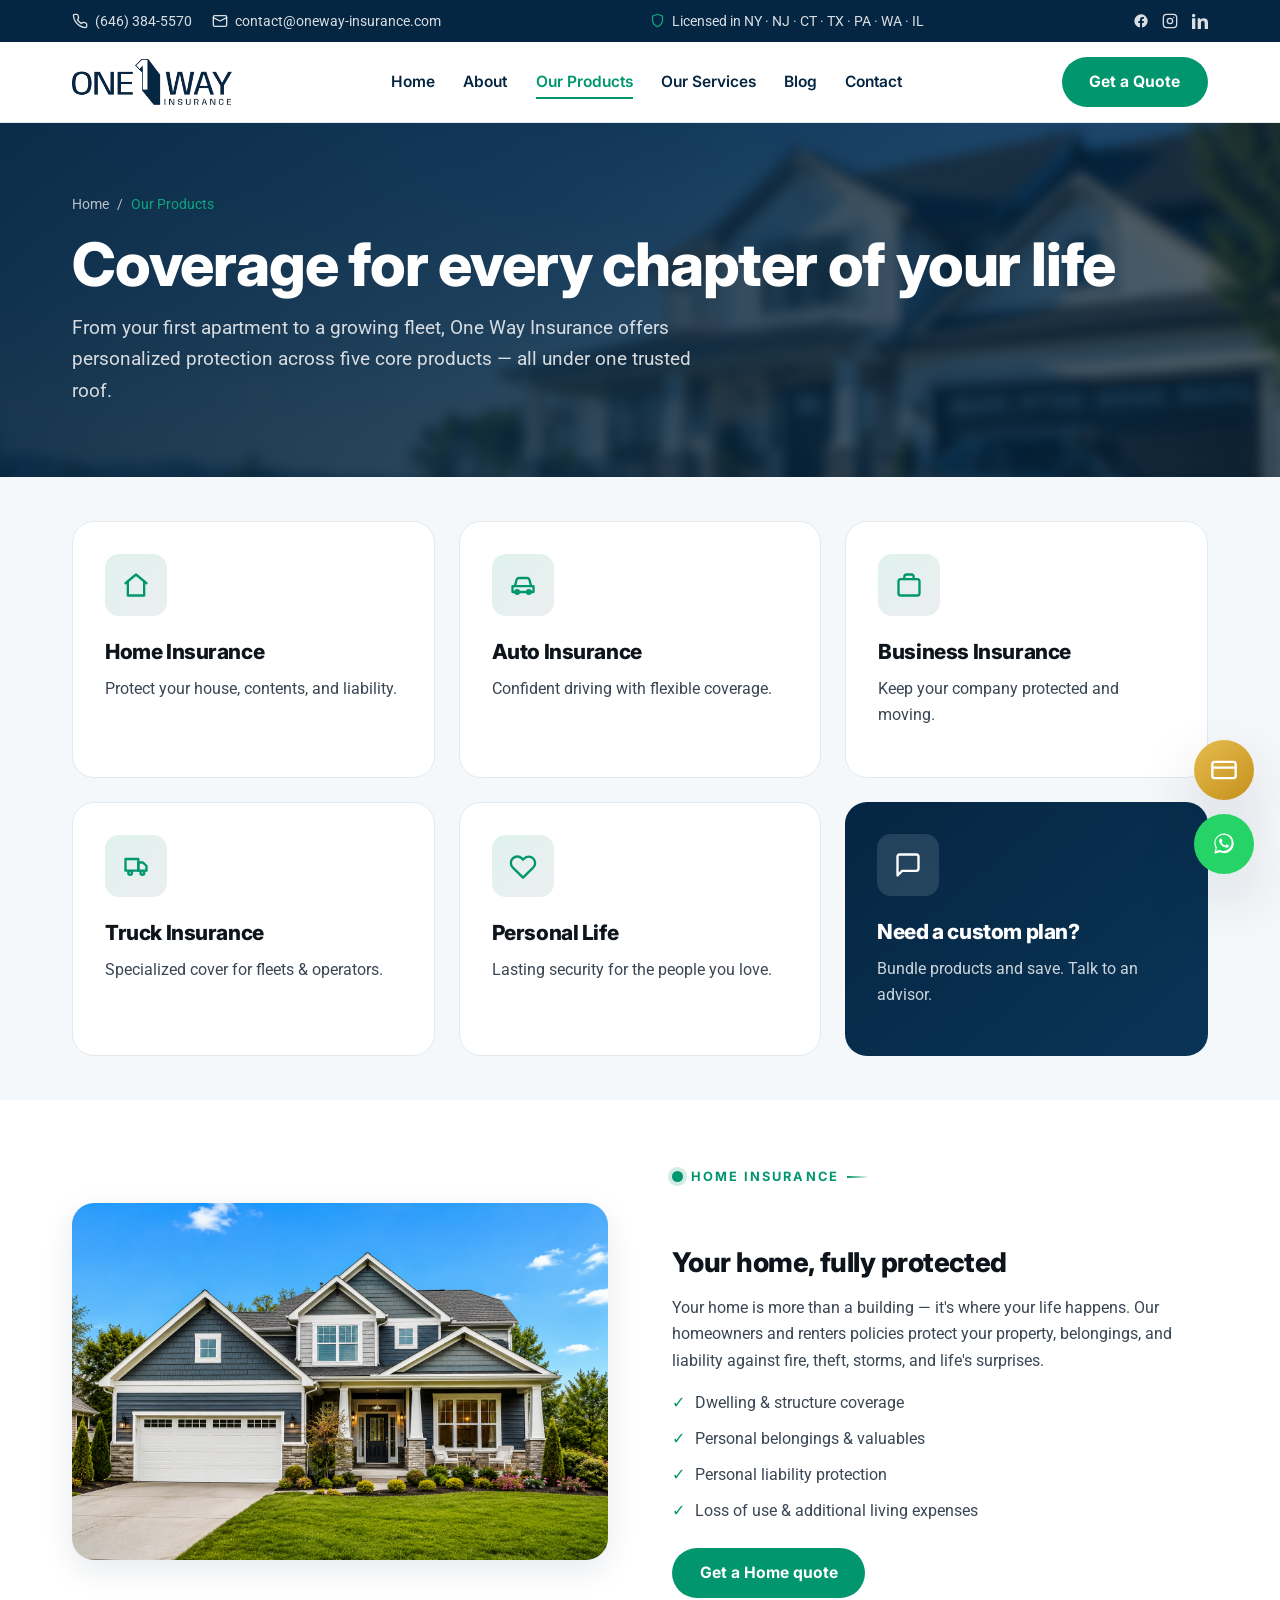
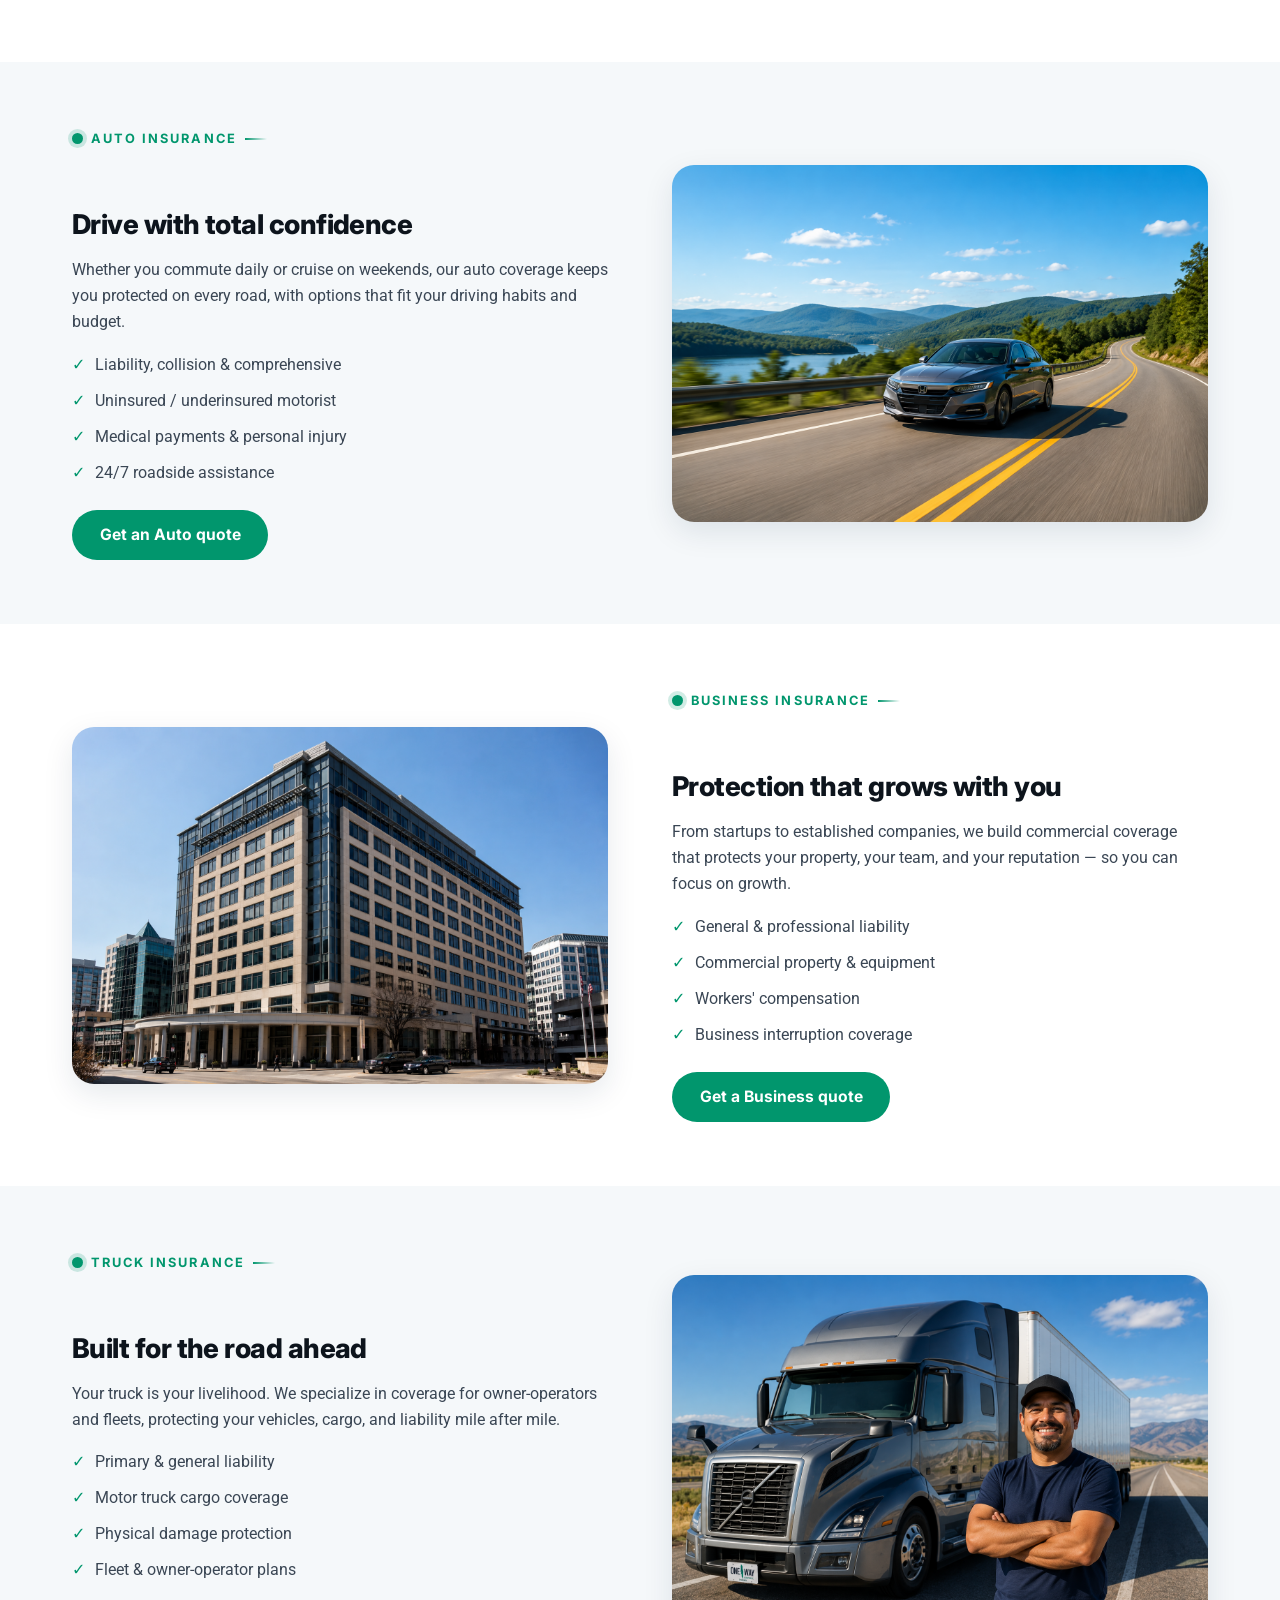
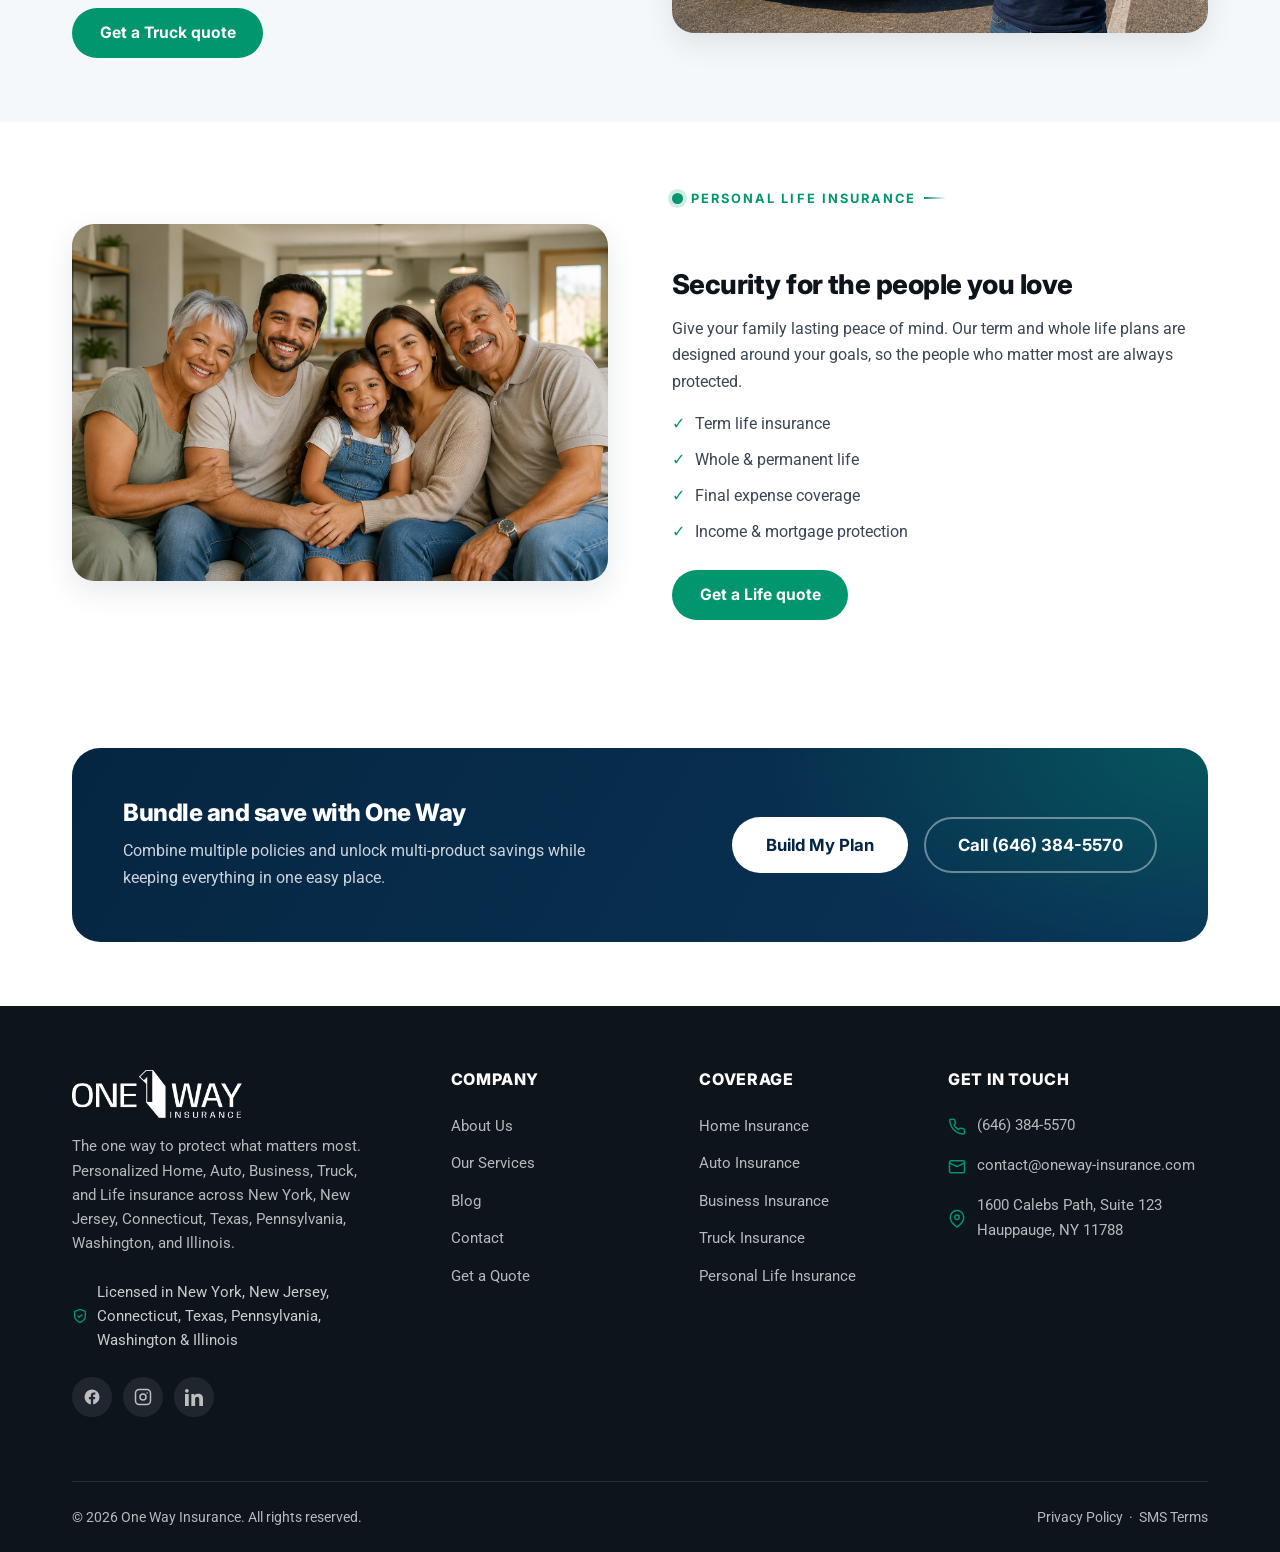
<file: products.html>
<!DOCTYPE html>
<html lang="en">
<head>
  <meta charset="UTF-8" />
  <meta name="viewport" content="width=device-width, initial-scale=1.0" />
  <title>Our Products | Home, Auto, Business, Truck &amp; Life Insurance</title>
  <meta name="description" content="Explore One Way Insurance products: Home, Auto, Business, Truck, and Personal Life Insurance — personalized coverage for every chapter of your life." />
  <meta name="theme-color" content="#052642" />
  <link rel="icon" href="assets/logos/favicon.ico" sizes="any" />
  <link rel="icon" type="image/png" href="assets/logos/favicon-512.png" />
  <link rel="apple-touch-icon" href="assets/logos/apple-touch-icon.png" />
  <link rel="preconnect" href="https://fonts.googleapis.com" />
  <link rel="preconnect" href="https://fonts.gstatic.com" crossorigin />
  <link href="https://fonts.googleapis.com/css2?family=Inter:wght@400;600;700;800&family=Roboto:wght@400;500;700&display=swap" rel="stylesheet" />
  <link rel="stylesheet" href="css/style.css" />
</head>
<body>
  <a class="skip-link" href="#main">Skip to content</a>

  <div class="topbar">
    <div class="container topbar__inner">
      <div class="topbar__contact">
        <a href="tel:+16463845570"><svg width="16" height="16" viewBox="0 0 24 24" fill="none" stroke="currentColor" stroke-width="2" stroke-linecap="round" stroke-linejoin="round"><path d="M22 16.92v3a2 2 0 0 1-2.18 2 19.79 19.79 0 0 1-8.63-3.07 19.5 19.5 0 0 1-6-6 19.79 19.79 0 0 1-3.07-8.67A2 2 0 0 1 4.11 2h3a2 2 0 0 1 2 1.72c.13.96.36 1.9.7 2.81a2 2 0 0 1-.45 2.11L8.09 9.91a16 16 0 0 0 6 6l1.27-1.27a2 2 0 0 1 2.11-.45c.91.34 1.85.57 2.81.7A2 2 0 0 1 22 16.92z"/></svg> (646) 384-5570</a>
        <a href="mailto:contact@oneway-insurance.com"><svg width="16" height="16" viewBox="0 0 24 24" fill="none" stroke="currentColor" stroke-width="2" stroke-linecap="round" stroke-linejoin="round"><rect x="2" y="4" width="20" height="16" rx="2"/><path d="m22 7-10 5L2 7"/></svg> contact@oneway-insurance.com</a>
      </div>
      <span class="topbar__states"><svg width="15" height="15" viewBox="0 0 24 24" fill="none" stroke="currentColor" stroke-width="2" stroke-linecap="round" stroke-linejoin="round"><path d="M12 22s8-4 8-10V5l-8-3-8 3v7c0 6 8 10 8 10z"/></svg> Licensed in NY · NJ · CT · TX · PA · WA · IL</span>
        <div class="topbar__social" aria-label="Social media">
        <a href="https://www.facebook.com/share/18oj3q9VRV/" target="_blank" rel="noopener" aria-label="Facebook"><svg width="16" height="16" viewBox="0 0 24 24" fill="currentColor"><path d="M22 12a10 10 0 1 0-11.56 9.88v-6.99H7.9V12h2.54V9.8c0-2.5 1.49-3.89 3.78-3.89 1.09 0 2.24.2 2.24.2v2.46h-1.26c-1.24 0-1.63.77-1.63 1.56V12h2.78l-.44 2.89h-2.34v6.99A10 10 0 0 0 22 12z"/></svg></a>
        <a href="https://www.instagram.com/1way_insurance/" target="_blank" rel="noopener" aria-label="Instagram"><svg width="16" height="16" viewBox="0 0 24 24" fill="none" stroke="currentColor" stroke-width="2"><rect x="2" y="2" width="20" height="20" rx="5"/><circle cx="12" cy="12" r="4"/><circle cx="17.5" cy="6.5" r="1" fill="currentColor" stroke="none"/></svg></a>
        <a href="#" aria-label="LinkedIn"><svg width="16" height="16" viewBox="0 0 24 24" fill="currentColor"><path d="M4.98 3.5A2.5 2.5 0 1 1 0 3.5a2.5 2.5 0 0 1 4.98 0zM0 8h5v16H0V8zm7.5 0h4.78v2.2h.07c.67-1.2 2.3-2.46 4.73-2.46C22 7.74 24 10 24 14.1V24h-5v-8.9c0-2.12-.76-3.57-2.66-3.57-1.45 0-2.31.97-2.69 1.91-.14.34-.17.81-.17 1.28V24h-5V8z"/></svg></a>
      </div>
    </div>
  </div>

  <header class="site-header">
    <nav class="container nav" aria-label="Main navigation">
      <a href="index.html" class="brand" aria-label="One Way Insurance — Home"><img src="assets/logos/logo.webp" alt="One Way Insurance" width="160" height="46" /></a>
      <ul class="nav__menu" id="primary-menu">
        <li><a class="nav__link" href="index.html">Home</a></li>
        <li><a class="nav__link" href="about.html">About</a></li>
        <li><a class="nav__link" href="products.html">Our Products</a></li>
        <li><a class="nav__link" href="services.html">Our Services</a></li>
        <li><a class="nav__link" href="blog.html">Blog</a></li>
        <li><a class="nav__link" href="contact.html">Contact</a></li>
        <li><a class="btn btn--primary" href="contact.html">Get a Quote</a></li>
      </ul>
      <div class="nav__actions">
        <a class="btn btn--primary" href="contact.html">Get a Quote</a>
        <button class="nav-toggle" type="button" aria-label="Open menu" aria-expanded="false" aria-controls="primary-menu"><span></span><span></span><span></span></button>
      </div>
    </nav>
  </header>
  <div class="nav-backdrop" hidden></div>

  <main id="main">
    <section class="page-hero page-hero--products">
      <svg class="page-hero__route" viewBox="0 0 360 320" fill="none" aria-hidden="true">
        <path class="road-dash" d="M40 300 C 200 280, 120 120, 300 90 S 360 30, 360 30" stroke="#01966D" stroke-width="3" stroke-linecap="round"/>
        <circle cx="60" cy="296" r="6" fill="#01966D"/>
        <circle cx="318" cy="70" r="7" fill="#0ea47d"/>
      </svg>
      <div class="container" data-reveal>
        <nav class="breadcrumb" aria-label="Breadcrumb"><a href="index.html">Home</a> / <span>Our Products</span></nav>
        <h1 class="display">Coverage for every chapter of your life</h1>
        <p class="lead">From your first apartment to a growing fleet, One Way Insurance offers personalized protection across five core products — all under one trusted roof.</p>
      </div>
    </section>

    <!-- QUICK NAV -->
    <section class="section section--tight section--surface">
      <div class="container">
        <div class="grid grid-3" data-reveal>
          <a class="card product-card" href="#home"><span class="card__icon"><svg width="28" height="28" viewBox="0 0 24 24" fill="none" stroke="currentColor" stroke-width="2" stroke-linecap="round" stroke-linejoin="round"><path d="M3 10.5 12 3l9 7.5"/><path d="M5 9.5V21h14V9.5"/></svg></span><h3>Home Insurance</h3><p>Protect your house, contents, and liability.</p></a>
          <a class="card product-card" href="#auto"><span class="card__icon"><svg width="28" height="28" viewBox="0 0 24 24" fill="none" stroke="currentColor" stroke-width="2" stroke-linecap="round" stroke-linejoin="round"><path d="M5 13 6.5 7.5A2 2 0 0 1 8.4 6h7.2a2 2 0 0 1 1.9 1.5L19 13"/><path d="M3 13h18v5H3z"/><circle cx="7" cy="18" r="1.5"/><circle cx="17" cy="18" r="1.5"/></svg></span><h3>Auto Insurance</h3><p>Confident driving with flexible coverage.</p></a>
          <a class="card product-card" href="#business"><span class="card__icon"><svg width="28" height="28" viewBox="0 0 24 24" fill="none" stroke="currentColor" stroke-width="2" stroke-linecap="round" stroke-linejoin="round"><rect x="3" y="7" width="18" height="14" rx="2"/><path d="M8 7V5a2 2 0 0 1 2-2h4a2 2 0 0 1 2 2v2"/></svg></span><h3>Business Insurance</h3><p>Keep your company protected and moving.</p></a>
          <a class="card product-card" href="#truck"><span class="card__icon"><svg width="28" height="28" viewBox="0 0 24 24" fill="none" stroke="currentColor" stroke-width="2" stroke-linecap="round" stroke-linejoin="round"><path d="M3 6h11v10H3z"/><path d="M14 9h4l3 3v4h-7z"/><circle cx="7" cy="18" r="1.6"/><circle cx="17.5" cy="18" r="1.6"/></svg></span><h3>Truck Insurance</h3><p>Specialized cover for fleets &amp; operators.</p></a>
          <a class="card product-card" href="#life"><span class="card__icon"><svg width="28" height="28" viewBox="0 0 24 24" fill="none" stroke="currentColor" stroke-width="2" stroke-linecap="round" stroke-linejoin="round"><path d="M20.8 5.6a5.5 5.5 0 0 0-7.8 0L12 6.5l-1-1a5.5 5.5 0 0 0-7.8 7.8l1 1L12 22l7.8-7.7 1-1a5.5 5.5 0 0 0 0-7.7z"/></svg></span><h3>Personal Life</h3><p>Lasting security for the people you love.</p></a>
          <a class="card product-card" href="contact.html" style="background:linear-gradient(140deg,var(--c-prussian),var(--c-prussian-700));border:none;color:#fff;"><span class="card__icon" style="background:rgba(255,255,255,.12);color:#fff;"><svg width="28" height="28" viewBox="0 0 24 24" fill="none" stroke="currentColor" stroke-width="2" stroke-linecap="round" stroke-linejoin="round"><path d="M21 15a2 2 0 0 1-2 2H7l-4 4V5a2 2 0 0 1 2-2h14a2 2 0 0 1 2 2z"/></svg></span><h3 style="color:#fff;">Need a custom plan?</h3><p style="color:rgba(255,255,255,.8);">Bundle products and save. Talk to an advisor.</p></a>
        </div>
      </div>
    </section>

    <!-- HOME -->
    <section class="section" id="home">
      <div class="container">
        <div class="media-text">
          <div class="media-text__media" data-reveal><img src="assets/images/product-home.webp" alt="Home Insurance from One Way Insurance" width="900" height="650" /></div>
          <div class="media-text__content prose" data-reveal data-reveal-delay="1">
            <span class="eyebrow">Home Insurance</span>
            <h2 class="h-section mt-0">Your home, fully protected</h2>
            <p>Your home is more than a building — it's where your life happens. Our homeowners and renters policies protect your property, belongings, and liability against fire, theft, storms, and life's surprises.</p>
            <ul>
              <li>Dwelling &amp; structure coverage</li>
              <li>Personal belongings &amp; valuables</li>
              <li>Personal liability protection</li>
              <li>Loss of use &amp; additional living expenses</li>
            </ul>
            <a class="btn btn--primary" href="contact.html">Get a Home quote</a>
          </div>
        </div>
      </div>
    </section>

    <!-- AUTO -->
    <section class="section section--surface" id="auto">
      <div class="container">
        <div class="media-text media-text--reverse">
          <div class="media-text__media" data-reveal><img src="assets/images/product-auto.webp" alt="Auto Insurance from One Way Insurance" width="900" height="650" /></div>
          <div class="media-text__content prose" data-reveal data-reveal-delay="1">
            <span class="eyebrow">Auto Insurance</span>
            <h2 class="h-section mt-0">Drive with total confidence</h2>
            <p>Whether you commute daily or cruise on weekends, our auto coverage keeps you protected on every road, with options that fit your driving habits and budget.</p>
            <ul>
              <li>Liability, collision &amp; comprehensive</li>
              <li>Uninsured / underinsured motorist</li>
              <li>Medical payments &amp; personal injury</li>
              <li>24/7 roadside assistance</li>
            </ul>
            <a class="btn btn--primary" href="contact.html">Get an Auto quote</a>
          </div>
        </div>
      </div>
    </section>

    <!-- BUSINESS -->
    <section class="section" id="business">
      <div class="container">
        <div class="media-text">
          <div class="media-text__media" data-reveal><img src="assets/images/product-business.webp" alt="Business Insurance from One Way Insurance" width="900" height="650" /></div>
          <div class="media-text__content prose" data-reveal data-reveal-delay="1">
            <span class="eyebrow">Business Insurance</span>
            <h2 class="h-section mt-0">Protection that grows with you</h2>
            <p>From startups to established companies, we build commercial coverage that protects your property, your team, and your reputation — so you can focus on growth.</p>
            <ul>
              <li>General &amp; professional liability</li>
              <li>Commercial property &amp; equipment</li>
              <li>Workers' compensation</li>
              <li>Business interruption coverage</li>
            </ul>
            <a class="btn btn--primary" href="contact.html">Get a Business quote</a>
          </div>
        </div>
      </div>
    </section>

    <!-- TRUCK -->
    <section class="section section--surface" id="truck">
      <div class="container">
        <div class="media-text media-text--reverse">
          <div class="media-text__media" data-reveal><img src="assets/images/product-truck.webp" alt="Truck Insurance from One Way Insurance" width="900" height="650" /></div>
          <div class="media-text__content prose" data-reveal data-reveal-delay="1">
            <span class="eyebrow">Truck Insurance</span>
            <h2 class="h-section mt-0">Built for the road ahead</h2>
            <p>Your truck is your livelihood. We specialize in coverage for owner-operators and fleets, protecting your vehicles, cargo, and liability mile after mile.</p>
            <ul>
              <li>Primary &amp; general liability</li>
              <li>Motor truck cargo coverage</li>
              <li>Physical damage protection</li>
              <li>Fleet &amp; owner-operator plans</li>
            </ul>
            <a class="btn btn--primary" href="contact.html">Get a Truck quote</a>
          </div>
        </div>
      </div>
    </section>

    <!-- LIFE -->
    <section class="section" id="life">
      <div class="container">
        <div class="media-text">
          <div class="media-text__media" data-reveal><img src="assets/images/product-life.webp" alt="Personal Life Insurance from One Way Insurance" width="900" height="650" /></div>
          <div class="media-text__content prose" data-reveal data-reveal-delay="1">
            <span class="eyebrow">Personal Life Insurance</span>
            <h2 class="h-section mt-0">Security for the people you love</h2>
            <p>Give your family lasting peace of mind. Our term and whole life plans are designed around your goals, so the people who matter most are always protected.</p>
            <ul>
              <li>Term life insurance</li>
              <li>Whole &amp; permanent life</li>
              <li>Final expense coverage</li>
              <li>Income &amp; mortgage protection</li>
            </ul>
            <a class="btn btn--primary" href="contact.html">Get a Life quote</a>
          </div>
        </div>
      </div>
    </section>

    <!-- CTA -->
    <section class="section">
      <div class="container">
        <div class="cta-band" data-reveal>
          <div class="cta-band__inner">
            <div>
              <h2>Bundle and save with One Way</h2>
              <p>Combine multiple policies and unlock multi-product savings while keeping everything in one easy place.</p>
            </div>
            <div class="btn-row">
              <a class="btn btn--sun btn--lg" href="contact.html">Build My Plan</a>
              <a class="btn btn--outline-light btn--lg" href="tel:+16463845570">Call (646) 384-5570</a>
            </div>
          </div>
        </div>
      </div>
    </section>
  </main>

  <footer class="site-footer">
    <div class="container">
      <div class="footer-grid">
        <div class="footer-about">
          <img src="assets/logos/logo-white.webp" alt="One Way Insurance" width="170" height="49" />
          <p>The one way to protect what matters most. Personalized Home, Auto, Business, Truck, and Life insurance across New York, New Jersey, Connecticut, Texas, Pennsylvania, Washington, and Illinois.</p>
          <p class="footer-license"><svg width="16" height="16" viewBox="0 0 24 24" fill="none" stroke="currentColor" stroke-width="2" stroke-linecap="round" stroke-linejoin="round"><path d="M12 22s8-4 8-10V5l-8-3-8 3v7c0 6 8 10 8 10z"/><path d="m9 12 2 2 4-4"/></svg> Licensed in New York, New Jersey, Connecticut, Texas, Pennsylvania, Washington &amp; Illinois</p>
          <div class="footer-social" aria-label="Social media">
            <a href="https://www.facebook.com/share/18oj3q9VRV/" target="_blank" rel="noopener" aria-label="Facebook"><svg width="18" height="18" viewBox="0 0 24 24" fill="currentColor"><path d="M22 12a10 10 0 1 0-11.56 9.88v-6.99H7.9V12h2.54V9.8c0-2.5 1.49-3.89 3.78-3.89 1.09 0 2.24.2 2.24.2v2.46h-1.26c-1.24 0-1.63.77-1.63 1.56V12h2.78l-.44 2.89h-2.34v6.99A10 10 0 0 0 22 12z"/></svg></a>
            <a href="https://www.instagram.com/1way_insurance/" target="_blank" rel="noopener" aria-label="Instagram"><svg width="18" height="18" viewBox="0 0 24 24" fill="none" stroke="currentColor" stroke-width="2"><rect x="2" y="2" width="20" height="20" rx="5"/><circle cx="12" cy="12" r="4"/><circle cx="17.5" cy="6.5" r="1" fill="currentColor" stroke="none"/></svg></a>
            <a href="#" aria-label="LinkedIn"><svg width="18" height="18" viewBox="0 0 24 24" fill="currentColor"><path d="M4.98 3.5A2.5 2.5 0 1 1 0 3.5a2.5 2.5 0 0 1 4.98 0zM0 8h5v16H0V8zm7.5 0h4.78v2.2h.07c.67-1.2 2.3-2.46 4.73-2.46C22 7.74 24 10 24 14.1V24h-5v-8.9c0-2.12-.76-3.57-2.66-3.57-1.45 0-2.31.97-2.69 1.91-.14.34-.17.81-.17 1.28V24h-5V8z"/></svg></a>
          </div>
        </div>
        <div>
          <h4>Company</h4>
          <ul class="footer-links">
            <li><a href="about.html">About Us</a></li>
            <li><a href="services.html">Our Services</a></li>
            <li><a href="blog.html">Blog</a></li>
            <li><a href="contact.html">Contact</a></li>
            <li><a href="contact.html">Get a Quote</a></li>
          </ul>
        </div>
        <div>
          <h4>Coverage</h4>
          <ul class="footer-links">
            <li><a href="products.html#home">Home Insurance</a></li>
            <li><a href="products.html#auto">Auto Insurance</a></li>
            <li><a href="products.html#business">Business Insurance</a></li>
            <li><a href="products.html#truck">Truck Insurance</a></li>
            <li><a href="products.html#life">Personal Life Insurance</a></li>
          </ul>
        </div>
        <div>
          <h4>Get in Touch</h4>
          <ul class="footer-contact">
            <li><svg width="18" height="18" viewBox="0 0 24 24" fill="none" stroke="currentColor" stroke-width="2" stroke-linecap="round" stroke-linejoin="round"><path d="M22 16.92v3a2 2 0 0 1-2.18 2 19.79 19.79 0 0 1-8.63-3.07 19.5 19.5 0 0 1-6-6 19.79 19.79 0 0 1-3.07-8.67A2 2 0 0 1 4.11 2h3a2 2 0 0 1 2 1.72c.13.96.36 1.9.7 2.81a2 2 0 0 1-.45 2.11L8.09 9.91a16 16 0 0 0 6 6l1.27-1.27a2 2 0 0 1 2.11-.45c.91.34 1.85.57 2.81.7A2 2 0 0 1 22 16.92z"/></svg> <a href="tel:+16463845570">(646) 384-5570</a></li>
            <li><svg width="18" height="18" viewBox="0 0 24 24" fill="none" stroke="currentColor" stroke-width="2" stroke-linecap="round" stroke-linejoin="round"><rect x="2" y="4" width="20" height="16" rx="2"/><path d="m22 7-10 5L2 7"/></svg> <a href="mailto:contact@oneway-insurance.com">contact@oneway-insurance.com</a></li>
            <li><svg width="18" height="18" viewBox="0 0 24 24" fill="none" stroke="currentColor" stroke-width="2" stroke-linecap="round" stroke-linejoin="round"><path d="M21 10c0 7-9 13-9 13s-9-6-9-13a9 9 0 0 1 18 0z"/><circle cx="12" cy="10" r="3"/></svg> <span>1600 Calebs Path, Suite 123<br />Hauppauge, NY 11788</span></li>
          </ul>
        </div>
      </div>
      <div class="footer-bottom">
        <span>&copy; <span id="year">2026</span> One Way Insurance. All rights reserved.</span>
        <span><a href="privacy.html">Privacy Policy</a> &nbsp;·&nbsp; <a href="sms-terms.html">SMS Terms</a></span>
      </div>
    </div>
  </footer>

  <div class="fab-stack">
    <a class="fab fab--pay" id="payment-button" href="https://oneway-insurance.epaypolicy.com/" target="_blank" rel="noopener" aria-label="Make a payment">
      <svg viewBox="0 0 24 24" fill="none" stroke="currentColor" stroke-width="2" stroke-linecap="round" stroke-linejoin="round"><rect x="2" y="5" width="20" height="14" rx="2"/><path d="M2 10h20"/></svg>
      <span class="fab__label">Make a Payment</span>
    </a>
    <a class="fab fab--whatsapp" href="https://wa.me/16463845570?text=Hello%20One%20Way%20Insurance%2C%20I%27d%20like%20a%20quote." target="_blank" rel="noopener" aria-label="Chat on WhatsApp">
      <svg viewBox="0 0 32 32" fill="currentColor" aria-hidden="true"><path d="M16.04 4C9.93 4 4.98 8.95 4.98 15.06c0 1.96.51 3.87 1.49 5.56L4.9 27.1l6.66-1.55a11.04 11.04 0 0 0 4.48.95h.01c6.11 0 11.06-4.95 11.06-11.06C27.1 8.95 22.15 4 16.04 4zm0 20.2h-.01a9.2 9.2 0 0 1-4.68-1.28l-.34-.2-3.95.92.84-3.85-.22-.35a9.13 9.13 0 0 1-1.4-4.86c0-5.07 4.13-9.2 9.21-9.2 2.46 0 4.77.96 6.51 2.7a9.14 9.14 0 0 1 2.7 6.51c0 5.08-4.13 9.21-9.21 9.21zm5.05-6.89c-.28-.14-1.64-.81-1.89-.9-.25-.09-.43-.14-.62.14-.18.28-.71.9-.87 1.08-.16.18-.32.2-.6.07-.28-.14-1.17-.43-2.23-1.38-.82-.74-1.38-1.65-1.54-1.93-.16-.28-.02-.43.12-.57.13-.13.28-.32.42-.49.14-.16.18-.28.28-.46.09-.18.05-.35-.02-.49-.07-.14-.62-1.5-.85-2.05-.22-.54-.45-.46-.62-.47l-.53-.01c-.18 0-.48.07-.73.35-.25.28-.96.94-.96 2.3 0 1.35.99 2.66 1.12 2.84.14.18 1.94 2.96 4.7 4.15.66.28 1.17.45 1.57.58.66.21 1.26.18 1.73.11.53-.08 1.64-.67 1.87-1.32.23-.65.23-1.2.16-1.32-.07-.12-.25-.19-.53-.33z"/></svg>
      <span class="fab__label">WhatsApp</span>
    </a>
  </div>

  <script src="js/main.js" defer></script>
</body>
</html>
</file>
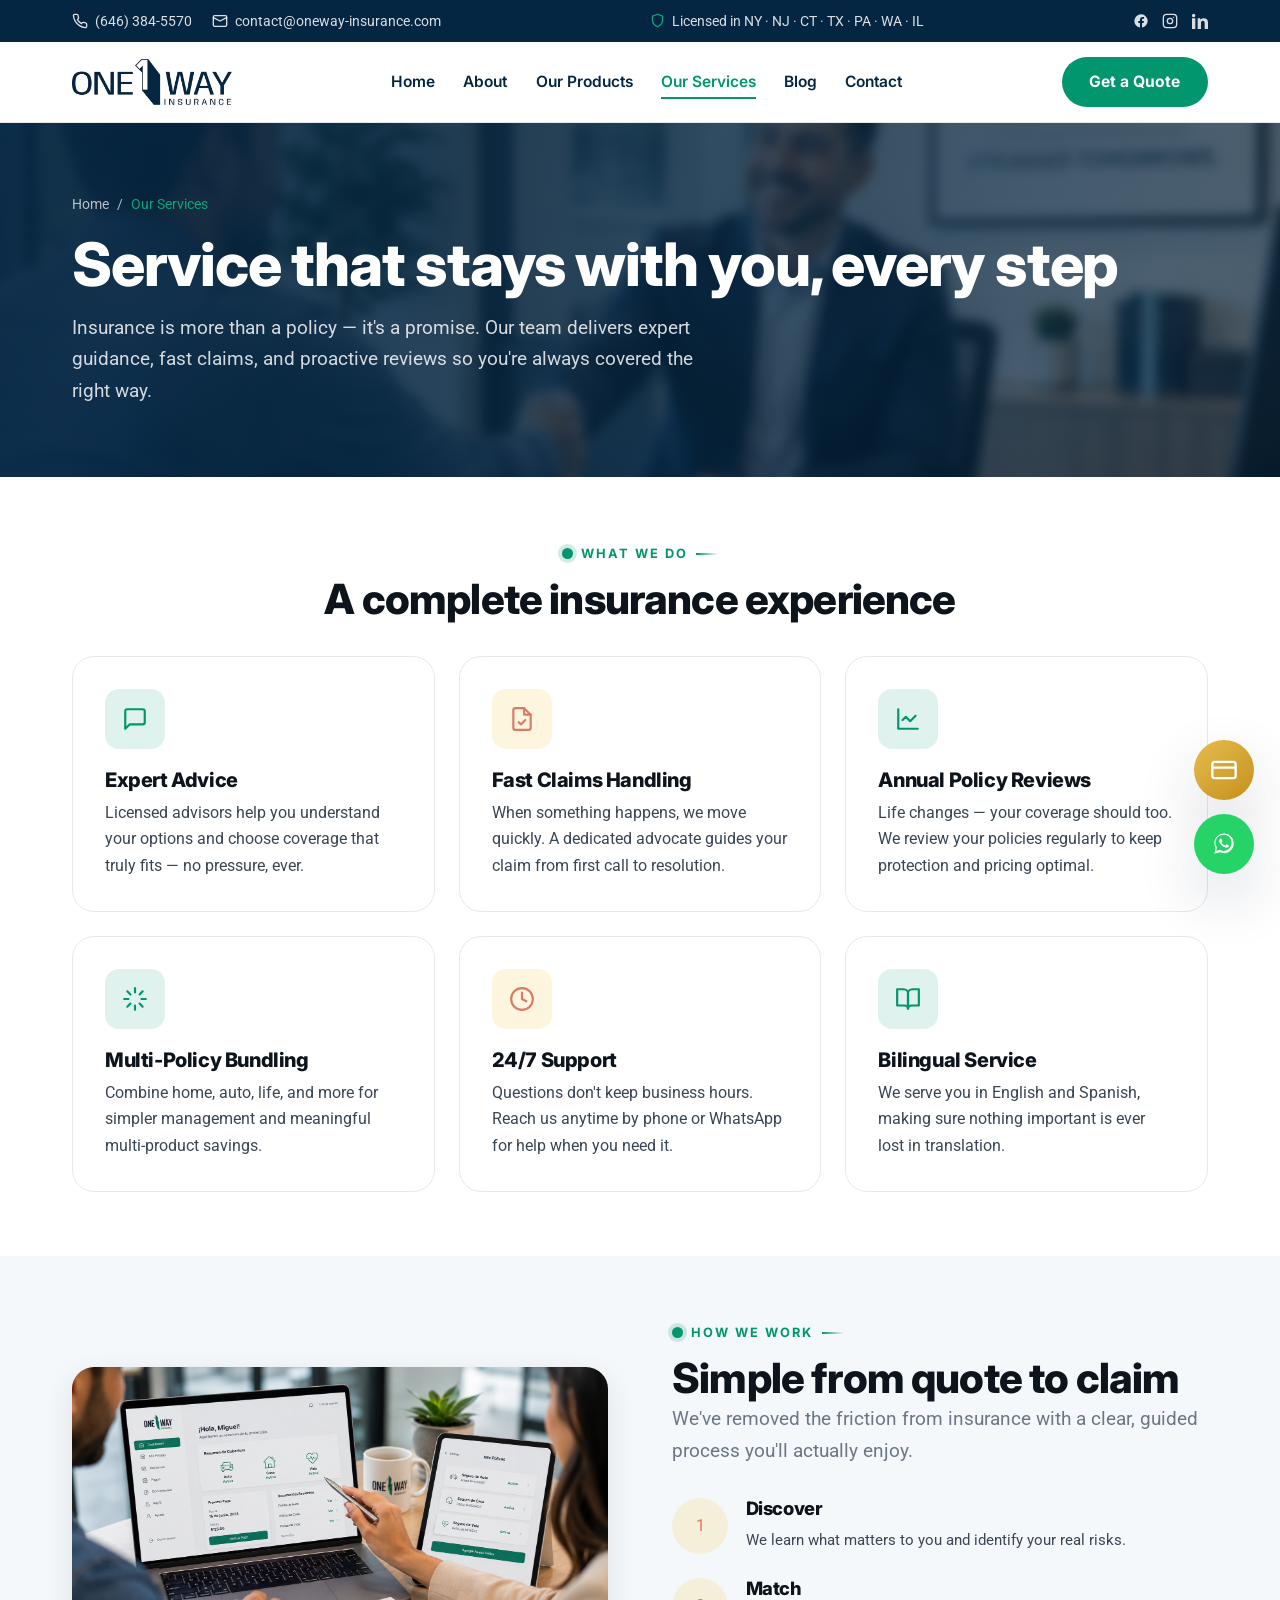
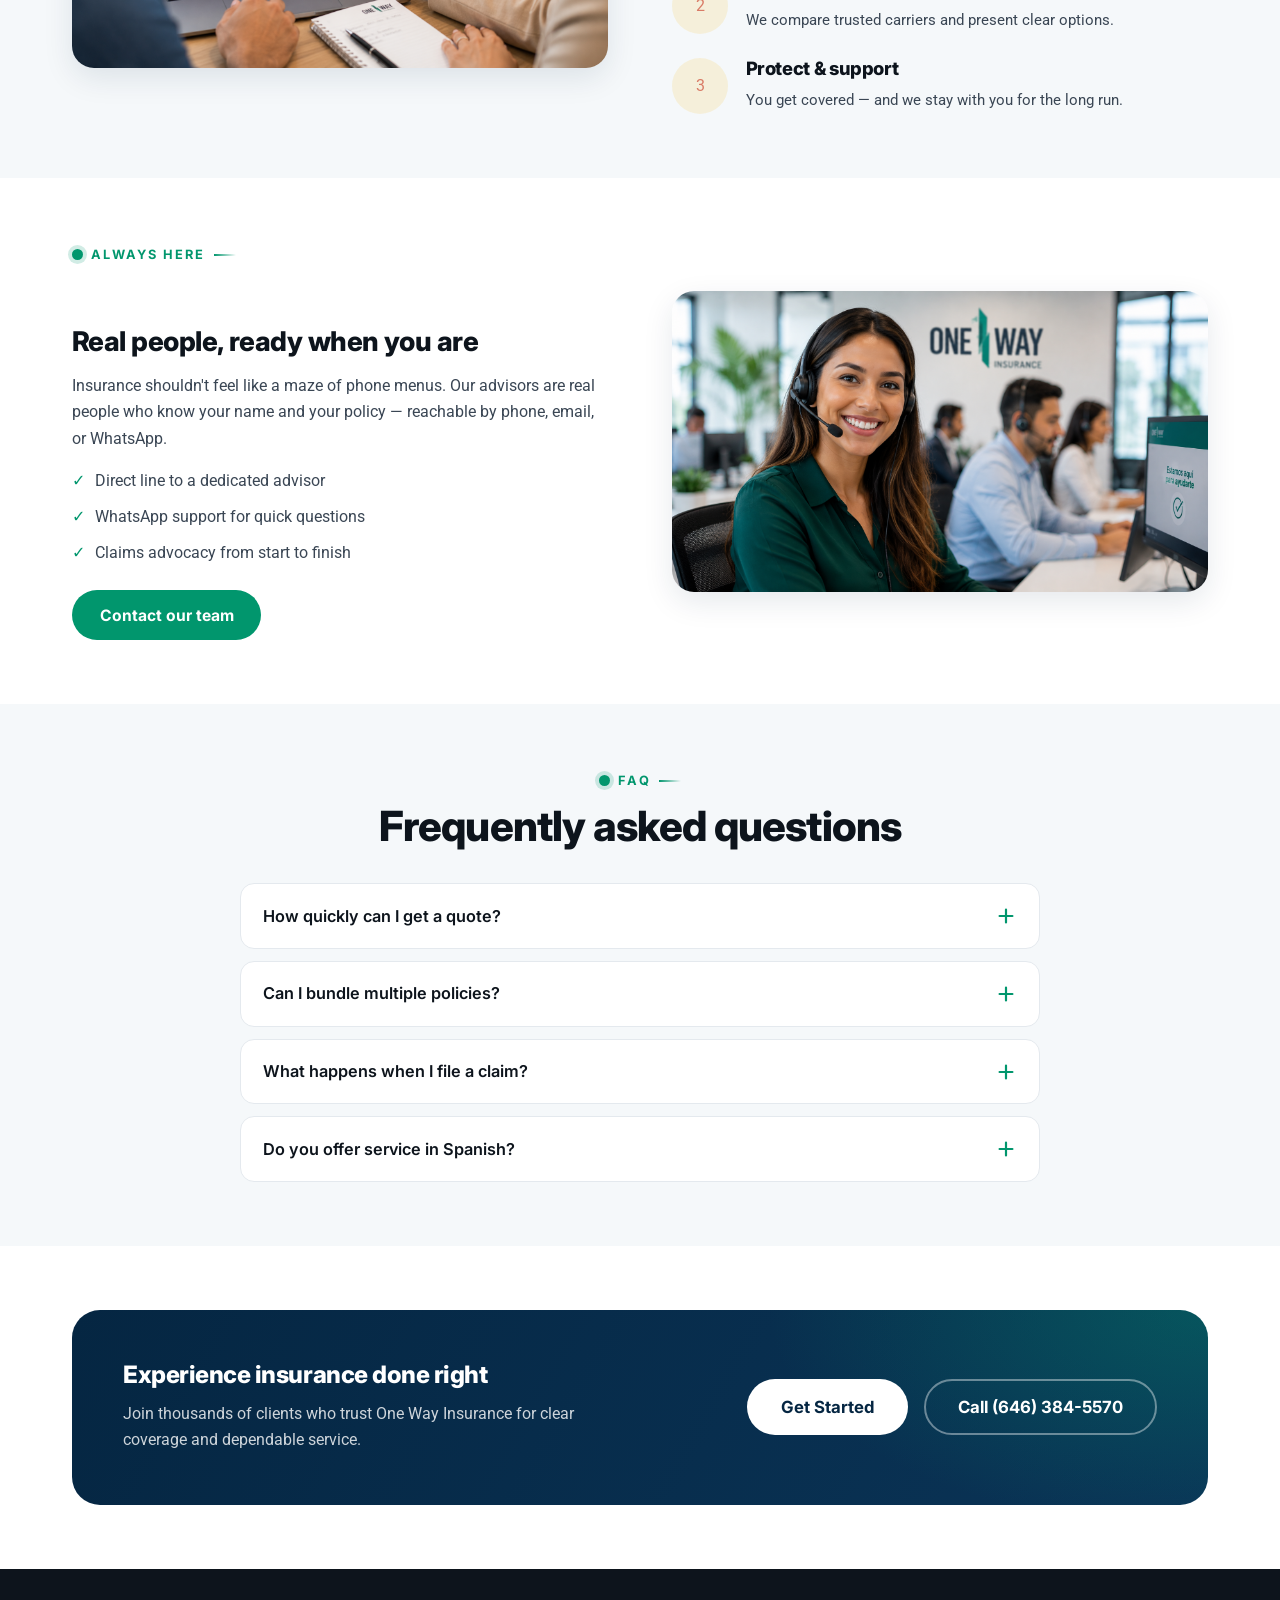
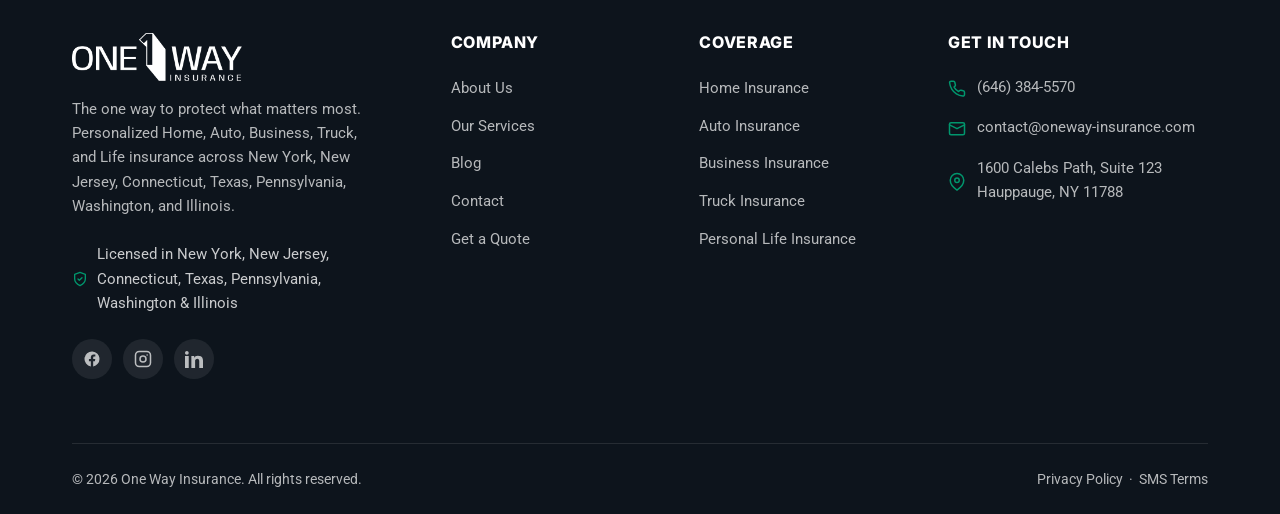
<file: services.html>
<!DOCTYPE html>
<html lang="en">
<head>
  <meta charset="UTF-8" />
  <meta name="viewport" content="width=device-width, initial-scale=1.0" />
  <title>Our Services | One Way Insurance</title>
  <meta name="description" content="Discover the One Way Insurance service experience — expert advice, fast claims, policy reviews, and 24/7 support designed around you." />
  <meta name="theme-color" content="#052642" />
  <link rel="icon" href="assets/logos/favicon.ico" sizes="any" />
  <link rel="icon" type="image/png" href="assets/logos/favicon-512.png" />
  <link rel="apple-touch-icon" href="assets/logos/apple-touch-icon.png" />
  <link rel="preconnect" href="https://fonts.googleapis.com" />
  <link rel="preconnect" href="https://fonts.gstatic.com" crossorigin />
  <link href="https://fonts.googleapis.com/css2?family=Inter:wght@400;600;700;800&family=Roboto:wght@400;500;700&display=swap" rel="stylesheet" />
  <link rel="stylesheet" href="css/style.css" />
</head>
<body>
  <a class="skip-link" href="#main">Skip to content</a>

  <div class="topbar">
    <div class="container topbar__inner">
      <div class="topbar__contact">
        <a href="tel:+16463845570"><svg width="16" height="16" viewBox="0 0 24 24" fill="none" stroke="currentColor" stroke-width="2" stroke-linecap="round" stroke-linejoin="round"><path d="M22 16.92v3a2 2 0 0 1-2.18 2 19.79 19.79 0 0 1-8.63-3.07 19.5 19.5 0 0 1-6-6 19.79 19.79 0 0 1-3.07-8.67A2 2 0 0 1 4.11 2h3a2 2 0 0 1 2 1.72c.13.96.36 1.9.7 2.81a2 2 0 0 1-.45 2.11L8.09 9.91a16 16 0 0 0 6 6l1.27-1.27a2 2 0 0 1 2.11-.45c.91.34 1.85.57 2.81.7A2 2 0 0 1 22 16.92z"/></svg> (646) 384-5570</a>
        <a href="mailto:contact@oneway-insurance.com"><svg width="16" height="16" viewBox="0 0 24 24" fill="none" stroke="currentColor" stroke-width="2" stroke-linecap="round" stroke-linejoin="round"><rect x="2" y="4" width="20" height="16" rx="2"/><path d="m22 7-10 5L2 7"/></svg> contact@oneway-insurance.com</a>
      </div>
      <span class="topbar__states"><svg width="15" height="15" viewBox="0 0 24 24" fill="none" stroke="currentColor" stroke-width="2" stroke-linecap="round" stroke-linejoin="round"><path d="M12 22s8-4 8-10V5l-8-3-8 3v7c0 6 8 10 8 10z"/></svg> Licensed in NY · NJ · CT · TX · PA · WA · IL</span>
        <div class="topbar__social" aria-label="Social media">
        <a href="https://www.facebook.com/share/18oj3q9VRV/" target="_blank" rel="noopener" aria-label="Facebook"><svg width="16" height="16" viewBox="0 0 24 24" fill="currentColor"><path d="M22 12a10 10 0 1 0-11.56 9.88v-6.99H7.9V12h2.54V9.8c0-2.5 1.49-3.89 3.78-3.89 1.09 0 2.24.2 2.24.2v2.46h-1.26c-1.24 0-1.63.77-1.63 1.56V12h2.78l-.44 2.89h-2.34v6.99A10 10 0 0 0 22 12z"/></svg></a>
        <a href="https://www.instagram.com/1way_insurance/" target="_blank" rel="noopener" aria-label="Instagram"><svg width="16" height="16" viewBox="0 0 24 24" fill="none" stroke="currentColor" stroke-width="2"><rect x="2" y="2" width="20" height="20" rx="5"/><circle cx="12" cy="12" r="4"/><circle cx="17.5" cy="6.5" r="1" fill="currentColor" stroke="none"/></svg></a>
        <a href="#" aria-label="LinkedIn"><svg width="16" height="16" viewBox="0 0 24 24" fill="currentColor"><path d="M4.98 3.5A2.5 2.5 0 1 1 0 3.5a2.5 2.5 0 0 1 4.98 0zM0 8h5v16H0V8zm7.5 0h4.78v2.2h.07c.67-1.2 2.3-2.46 4.73-2.46C22 7.74 24 10 24 14.1V24h-5v-8.9c0-2.12-.76-3.57-2.66-3.57-1.45 0-2.31.97-2.69 1.91-.14.34-.17.81-.17 1.28V24h-5V8z"/></svg></a>
      </div>
    </div>
  </div>

  <header class="site-header">
    <nav class="container nav" aria-label="Main navigation">
      <a href="index.html" class="brand" aria-label="One Way Insurance — Home"><img src="assets/logos/logo.webp" alt="One Way Insurance" width="160" height="46" /></a>
      <ul class="nav__menu" id="primary-menu">
        <li><a class="nav__link" href="index.html">Home</a></li>
        <li><a class="nav__link" href="about.html">About</a></li>
        <li><a class="nav__link" href="products.html">Our Products</a></li>
        <li><a class="nav__link" href="services.html">Our Services</a></li>
        <li><a class="nav__link" href="blog.html">Blog</a></li>
        <li><a class="nav__link" href="contact.html">Contact</a></li>
        <li><a class="btn btn--primary" href="contact.html">Get a Quote</a></li>
      </ul>
      <div class="nav__actions">
        <a class="btn btn--primary" href="contact.html">Get a Quote</a>
        <button class="nav-toggle" type="button" aria-label="Open menu" aria-expanded="false" aria-controls="primary-menu"><span></span><span></span><span></span></button>
      </div>
    </nav>
  </header>
  <div class="nav-backdrop" hidden></div>

  <main id="main">
    <section class="page-hero page-hero--services">
      <svg class="page-hero__route" viewBox="0 0 360 320" fill="none" aria-hidden="true">
        <path class="road-dash" d="M40 300 C 200 280, 120 120, 300 90 S 360 30, 360 30" stroke="#01966D" stroke-width="3" stroke-linecap="round"/>
        <circle cx="60" cy="296" r="6" fill="#01966D"/>
        <circle cx="318" cy="70" r="7" fill="#0ea47d"/>
      </svg>
      <div class="container" data-reveal>
        <nav class="breadcrumb" aria-label="Breadcrumb"><a href="index.html">Home</a> / <span>Our Services</span></nav>
        <h1 class="display">Service that stays with you, every step</h1>
        <p class="lead">Insurance is more than a policy — it's a promise. Our team delivers expert guidance, fast claims, and proactive reviews so you're always covered the right way.</p>
      </div>
    </section>

    <!-- SERVICES GRID -->
    <section class="section">
      <div class="container">
        <div class="section-head" data-reveal>
          <span class="eyebrow">What We Do</span>
          <h2 class="h-section">A complete insurance experience</h2>
        </div>
        <div class="grid grid-3">
          <div class="card" data-reveal>
            <span style="display:inline-grid;place-items:center;width:60px;height:60px;border-radius:14px;background:rgba(1,150,109,.12);color:var(--c-shamrock);margin-bottom:1.25rem;"><svg width="26" height="26" viewBox="0 0 24 24" fill="none" stroke="currentColor" stroke-width="2" stroke-linecap="round" stroke-linejoin="round"><path d="M21 15a2 2 0 0 1-2 2H7l-4 4V5a2 2 0 0 1 2-2h14a2 2 0 0 1 2 2z"/></svg></span>
            <h3 style="font-size:1.25rem;margin-bottom:.5rem;">Expert Advice</h3>
            <p>Licensed advisors help you understand your options and choose coverage that truly fits — no pressure, ever.</p>
          </div>
          <div class="card" data-reveal data-reveal-delay="1">
            <span style="display:inline-grid;place-items:center;width:60px;height:60px;border-radius:14px;background:rgba(242,201,76,.18);color:var(--c-peach);margin-bottom:1.25rem;"><svg width="26" height="26" viewBox="0 0 24 24" fill="none" stroke="currentColor" stroke-width="2" stroke-linecap="round" stroke-linejoin="round"><path d="M14 2H6a2 2 0 0 0-2 2v16a2 2 0 0 0 2 2h12a2 2 0 0 0 2-2V8z"/><path d="M14 2v6h6"/><path d="m9 15 2 2 4-4"/></svg></span>
            <h3 style="font-size:1.25rem;margin-bottom:.5rem;">Fast Claims Handling</h3>
            <p>When something happens, we move quickly. A dedicated advocate guides your claim from first call to resolution.</p>
          </div>
          <div class="card" data-reveal data-reveal-delay="2">
            <span style="display:inline-grid;place-items:center;width:60px;height:60px;border-radius:14px;background:rgba(1,150,109,.12);color:var(--c-shamrock);margin-bottom:1.25rem;"><svg width="26" height="26" viewBox="0 0 24 24" fill="none" stroke="currentColor" stroke-width="2" stroke-linecap="round" stroke-linejoin="round"><path d="M3 3v18h18"/><path d="m19 9-5 5-4-4-3 3"/></svg></span>
            <h3 style="font-size:1.25rem;margin-bottom:.5rem;">Annual Policy Reviews</h3>
            <p>Life changes — your coverage should too. We review your policies regularly to keep protection and pricing optimal.</p>
          </div>
          <div class="card" data-reveal>
            <span style="display:inline-grid;place-items:center;width:60px;height:60px;border-radius:14px;background:rgba(1,150,109,.12);color:var(--c-shamrock);margin-bottom:1.25rem;"><svg width="26" height="26" viewBox="0 0 24 24" fill="none" stroke="currentColor" stroke-width="2" stroke-linecap="round" stroke-linejoin="round"><path d="M12 2v4M12 18v4M4.93 4.93l2.83 2.83M16.24 16.24l2.83 2.83M2 12h4M18 12h4M4.93 19.07l2.83-2.83M16.24 7.76l2.83-2.83"/></svg></span>
            <h3 style="font-size:1.25rem;margin-bottom:.5rem;">Multi-Policy Bundling</h3>
            <p>Combine home, auto, life, and more for simpler management and meaningful multi-product savings.</p>
          </div>
          <div class="card" data-reveal data-reveal-delay="1">
            <span style="display:inline-grid;place-items:center;width:60px;height:60px;border-radius:14px;background:rgba(242,201,76,.18);color:var(--c-peach);margin-bottom:1.25rem;"><svg width="26" height="26" viewBox="0 0 24 24" fill="none" stroke="currentColor" stroke-width="2" stroke-linecap="round" stroke-linejoin="round"><circle cx="12" cy="12" r="10"/><path d="M12 6v6l4 2"/></svg></span>
            <h3 style="font-size:1.25rem;margin-bottom:.5rem;">24/7 Support</h3>
            <p>Questions don't keep business hours. Reach us anytime by phone or WhatsApp for help when you need it.</p>
          </div>
          <div class="card" data-reveal data-reveal-delay="2">
            <span style="display:inline-grid;place-items:center;width:60px;height:60px;border-radius:14px;background:rgba(1,150,109,.12);color:var(--c-shamrock);margin-bottom:1.25rem;"><svg width="26" height="26" viewBox="0 0 24 24" fill="none" stroke="currentColor" stroke-width="2" stroke-linecap="round" stroke-linejoin="round"><path d="M2 3h6a4 4 0 0 1 4 4v14a3 3 0 0 0-3-3H2z"/><path d="M22 3h-6a4 4 0 0 0-4 4v14a3 3 0 0 1 3-3h7z"/></svg></span>
            <h3 style="font-size:1.25rem;margin-bottom:.5rem;">Bilingual Service</h3>
            <p>We serve you in English and Spanish, making sure nothing important is ever lost in translation.</p>
          </div>
        </div>
      </div>
    </section>

    <!-- PROCESS MEDIA -->
    <section class="section section--surface">
      <div class="container">
        <div class="media-text">
          <div class="media-text__media" data-reveal><img src="assets/images/services-process.webp" alt="How One Way Insurance works" width="1100" height="850" /></div>
          <div class="media-text__content" data-reveal data-reveal-delay="1">
            <span class="eyebrow">How We Work</span>
            <h2 class="h-section">Simple from quote to claim</h2>
            <p class="lead" style="margin-bottom:2rem;">We've removed the friction from insurance with a clear, guided process you'll actually enjoy.</p>
            <div class="value-list">
              <div class="feature"><span class="icon-circle">1</span><div><h3>Discover</h3><p>We learn what matters to you and identify your real risks.</p></div></div>
              <div class="feature"><span class="icon-circle">2</span><div><h3>Match</h3><p>We compare trusted carriers and present clear options.</p></div></div>
              <div class="feature"><span class="icon-circle">3</span><div><h3>Protect &amp; support</h3><p>You get covered — and we stay with you for the long run.</p></div></div>
            </div>
          </div>
        </div>
      </div>
    </section>

    <!-- SUPPORT MEDIA -->
    <section class="section">
      <div class="container">
        <div class="media-text media-text--reverse">
          <div class="media-text__media" data-reveal><img src="assets/images/services-support.webp" alt="One Way Insurance support team" width="1100" height="850" /></div>
          <div class="media-text__content prose" data-reveal data-reveal-delay="1">
            <span class="eyebrow">Always Here</span>
            <h2 class="h-section mt-0">Real people, ready when you are</h2>
            <p>Insurance shouldn't feel like a maze of phone menus. Our advisors are real people who know your name and your policy — reachable by phone, email, or WhatsApp.</p>
            <ul>
              <li>Direct line to a dedicated advisor</li>
              <li>WhatsApp support for quick questions</li>
              <li>Claims advocacy from start to finish</li>
            </ul>
            <a class="btn btn--primary" href="contact.html">Contact our team</a>
          </div>
        </div>
      </div>
    </section>

    <!-- FAQ -->
    <section class="section section--surface">
      <div class="container">
        <div class="section-head" data-reveal>
          <span class="eyebrow">FAQ</span>
          <h2 class="h-section">Frequently asked questions</h2>
        </div>
        <div class="faq" data-reveal>
          <div class="faq__item">
            <button class="faq__q" type="button" aria-expanded="false">How quickly can I get a quote?<span class="plus"><svg width="22" height="22" viewBox="0 0 24 24" fill="none" stroke="currentColor" stroke-width="2.4" stroke-linecap="round"><path d="M12 5v14M5 12h14"/></svg></span></button>
            <div class="faq__a"><div class="faq__a-inner">Most quotes take just a few minutes. Share a few details online or by phone and a licensed advisor will follow up with personalized options.</div></div>
          </div>
          <div class="faq__item">
            <button class="faq__q" type="button" aria-expanded="false">Can I bundle multiple policies?<span class="plus"><svg width="22" height="22" viewBox="0 0 24 24" fill="none" stroke="currentColor" stroke-width="2.4" stroke-linecap="round"><path d="M12 5v14M5 12h14"/></svg></span></button>
            <div class="faq__a"><div class="faq__a-inner">Absolutely. Bundling home, auto, life, and business coverage simplifies management and often unlocks multi-product discounts.</div></div>
          </div>
          <div class="faq__item">
            <button class="faq__q" type="button" aria-expanded="false">What happens when I file a claim?<span class="plus"><svg width="22" height="22" viewBox="0 0 24 24" fill="none" stroke="currentColor" stroke-width="2.4" stroke-linecap="round"><path d="M12 5v14M5 12h14"/></svg></span></button>
            <div class="faq__a"><div class="faq__a-inner">A dedicated advisor guides you through every step, coordinates with your carrier, and advocates for a fast, fair resolution.</div></div>
          </div>
          <div class="faq__item">
            <button class="faq__q" type="button" aria-expanded="false">Do you offer service in Spanish?<span class="plus"><svg width="22" height="22" viewBox="0 0 24 24" fill="none" stroke="currentColor" stroke-width="2.4" stroke-linecap="round"><path d="M12 5v14M5 12h14"/></svg></span></button>
            <div class="faq__a"><div class="faq__a-inner">Yes. Our team is fully bilingual in English and Spanish so you always understand your coverage clearly.</div></div>
          </div>
        </div>
      </div>
    </section>

    <!-- CTA -->
    <section class="section">
      <div class="container">
        <div class="cta-band" data-reveal>
          <div class="cta-band__inner">
            <div>
              <h2>Experience insurance done right</h2>
              <p>Join thousands of clients who trust One Way Insurance for clear coverage and dependable service.</p>
            </div>
            <div class="btn-row">
              <a class="btn btn--sun btn--lg" href="contact.html">Get Started</a>
              <a class="btn btn--outline-light btn--lg" href="tel:+16463845570">Call (646) 384-5570</a>
            </div>
          </div>
        </div>
      </div>
    </section>
  </main>

  <footer class="site-footer">
    <div class="container">
      <div class="footer-grid">
        <div class="footer-about">
          <img src="assets/logos/logo-white.webp" alt="One Way Insurance" width="170" height="49" />
          <p>The one way to protect what matters most. Personalized Home, Auto, Business, Truck, and Life insurance across New York, New Jersey, Connecticut, Texas, Pennsylvania, Washington, and Illinois.</p>
          <p class="footer-license"><svg width="16" height="16" viewBox="0 0 24 24" fill="none" stroke="currentColor" stroke-width="2" stroke-linecap="round" stroke-linejoin="round"><path d="M12 22s8-4 8-10V5l-8-3-8 3v7c0 6 8 10 8 10z"/><path d="m9 12 2 2 4-4"/></svg> Licensed in New York, New Jersey, Connecticut, Texas, Pennsylvania, Washington &amp; Illinois</p>
          <div class="footer-social" aria-label="Social media">
            <a href="https://www.facebook.com/share/18oj3q9VRV/" target="_blank" rel="noopener" aria-label="Facebook"><svg width="18" height="18" viewBox="0 0 24 24" fill="currentColor"><path d="M22 12a10 10 0 1 0-11.56 9.88v-6.99H7.9V12h2.54V9.8c0-2.5 1.49-3.89 3.78-3.89 1.09 0 2.24.2 2.24.2v2.46h-1.26c-1.24 0-1.63.77-1.63 1.56V12h2.78l-.44 2.89h-2.34v6.99A10 10 0 0 0 22 12z"/></svg></a>
            <a href="https://www.instagram.com/1way_insurance/" target="_blank" rel="noopener" aria-label="Instagram"><svg width="18" height="18" viewBox="0 0 24 24" fill="none" stroke="currentColor" stroke-width="2"><rect x="2" y="2" width="20" height="20" rx="5"/><circle cx="12" cy="12" r="4"/><circle cx="17.5" cy="6.5" r="1" fill="currentColor" stroke="none"/></svg></a>
            <a href="#" aria-label="LinkedIn"><svg width="18" height="18" viewBox="0 0 24 24" fill="currentColor"><path d="M4.98 3.5A2.5 2.5 0 1 1 0 3.5a2.5 2.5 0 0 1 4.98 0zM0 8h5v16H0V8zm7.5 0h4.78v2.2h.07c.67-1.2 2.3-2.46 4.73-2.46C22 7.74 24 10 24 14.1V24h-5v-8.9c0-2.12-.76-3.57-2.66-3.57-1.45 0-2.31.97-2.69 1.91-.14.34-.17.81-.17 1.28V24h-5V8z"/></svg></a>
          </div>
        </div>
        <div>
          <h4>Company</h4>
          <ul class="footer-links">
            <li><a href="about.html">About Us</a></li>
            <li><a href="services.html">Our Services</a></li>
            <li><a href="blog.html">Blog</a></li>
            <li><a href="contact.html">Contact</a></li>
            <li><a href="contact.html">Get a Quote</a></li>
          </ul>
        </div>
        <div>
          <h4>Coverage</h4>
          <ul class="footer-links">
            <li><a href="products.html#home">Home Insurance</a></li>
            <li><a href="products.html#auto">Auto Insurance</a></li>
            <li><a href="products.html#business">Business Insurance</a></li>
            <li><a href="products.html#truck">Truck Insurance</a></li>
            <li><a href="products.html#life">Personal Life Insurance</a></li>
          </ul>
        </div>
        <div>
          <h4>Get in Touch</h4>
          <ul class="footer-contact">
            <li><svg width="18" height="18" viewBox="0 0 24 24" fill="none" stroke="currentColor" stroke-width="2" stroke-linecap="round" stroke-linejoin="round"><path d="M22 16.92v3a2 2 0 0 1-2.18 2 19.79 19.79 0 0 1-8.63-3.07 19.5 19.5 0 0 1-6-6 19.79 19.79 0 0 1-3.07-8.67A2 2 0 0 1 4.11 2h3a2 2 0 0 1 2 1.72c.13.96.36 1.9.7 2.81a2 2 0 0 1-.45 2.11L8.09 9.91a16 16 0 0 0 6 6l1.27-1.27a2 2 0 0 1 2.11-.45c.91.34 1.85.57 2.81.7A2 2 0 0 1 22 16.92z"/></svg> <a href="tel:+16463845570">(646) 384-5570</a></li>
            <li><svg width="18" height="18" viewBox="0 0 24 24" fill="none" stroke="currentColor" stroke-width="2" stroke-linecap="round" stroke-linejoin="round"><rect x="2" y="4" width="20" height="16" rx="2"/><path d="m22 7-10 5L2 7"/></svg> <a href="mailto:contact@oneway-insurance.com">contact@oneway-insurance.com</a></li>
            <li><svg width="18" height="18" viewBox="0 0 24 24" fill="none" stroke="currentColor" stroke-width="2" stroke-linecap="round" stroke-linejoin="round"><path d="M21 10c0 7-9 13-9 13s-9-6-9-13a9 9 0 0 1 18 0z"/><circle cx="12" cy="10" r="3"/></svg> <span>1600 Calebs Path, Suite 123<br />Hauppauge, NY 11788</span></li>
          </ul>
        </div>
      </div>
      <div class="footer-bottom">
        <span>&copy; <span id="year">2026</span> One Way Insurance. All rights reserved.</span>
        <span><a href="privacy.html">Privacy Policy</a> &nbsp;·&nbsp; <a href="sms-terms.html">SMS Terms</a></span>
      </div>
    </div>
  </footer>

  <div class="fab-stack">
    <a class="fab fab--pay" id="payment-button" href="https://oneway-insurance.epaypolicy.com/" target="_blank" rel="noopener" aria-label="Make a payment">
      <svg viewBox="0 0 24 24" fill="none" stroke="currentColor" stroke-width="2" stroke-linecap="round" stroke-linejoin="round"><rect x="2" y="5" width="20" height="14" rx="2"/><path d="M2 10h20"/></svg>
      <span class="fab__label">Make a Payment</span>
    </a>
    <a class="fab fab--whatsapp" href="https://wa.me/16463845570?text=Hello%20One%20Way%20Insurance%2C%20I%27d%20like%20a%20quote." target="_blank" rel="noopener" aria-label="Chat on WhatsApp">
      <svg viewBox="0 0 32 32" fill="currentColor" aria-hidden="true"><path d="M16.04 4C9.93 4 4.98 8.95 4.98 15.06c0 1.96.51 3.87 1.49 5.56L4.9 27.1l6.66-1.55a11.04 11.04 0 0 0 4.48.95h.01c6.11 0 11.06-4.95 11.06-11.06C27.1 8.95 22.15 4 16.04 4zm0 20.2h-.01a9.2 9.2 0 0 1-4.68-1.28l-.34-.2-3.95.92.84-3.85-.22-.35a9.13 9.13 0 0 1-1.4-4.86c0-5.07 4.13-9.2 9.21-9.2 2.46 0 4.77.96 6.51 2.7a9.14 9.14 0 0 1 2.7 6.51c0 5.08-4.13 9.21-9.21 9.21zm5.05-6.89c-.28-.14-1.64-.81-1.89-.9-.25-.09-.43-.14-.62.14-.18.28-.71.9-.87 1.08-.16.18-.32.2-.6.07-.28-.14-1.17-.43-2.23-1.38-.82-.74-1.38-1.65-1.54-1.93-.16-.28-.02-.43.12-.57.13-.13.28-.32.42-.49.14-.16.18-.28.28-.46.09-.18.05-.35-.02-.49-.07-.14-.62-1.5-.85-2.05-.22-.54-.45-.46-.62-.47l-.53-.01c-.18 0-.48.07-.73.35-.25.28-.96.94-.96 2.3 0 1.35.99 2.66 1.12 2.84.14.18 1.94 2.96 4.7 4.15.66.28 1.17.45 1.57.58.66.21 1.26.18 1.73.11.53-.08 1.64-.67 1.87-1.32.23-.65.23-1.2.16-1.32-.07-.12-.25-.19-.53-.33z"/></svg>
      <span class="fab__label">WhatsApp</span>
    </a>
  </div>

  <script src="js/main.js" defer></script>
</body>
</html>
</file>
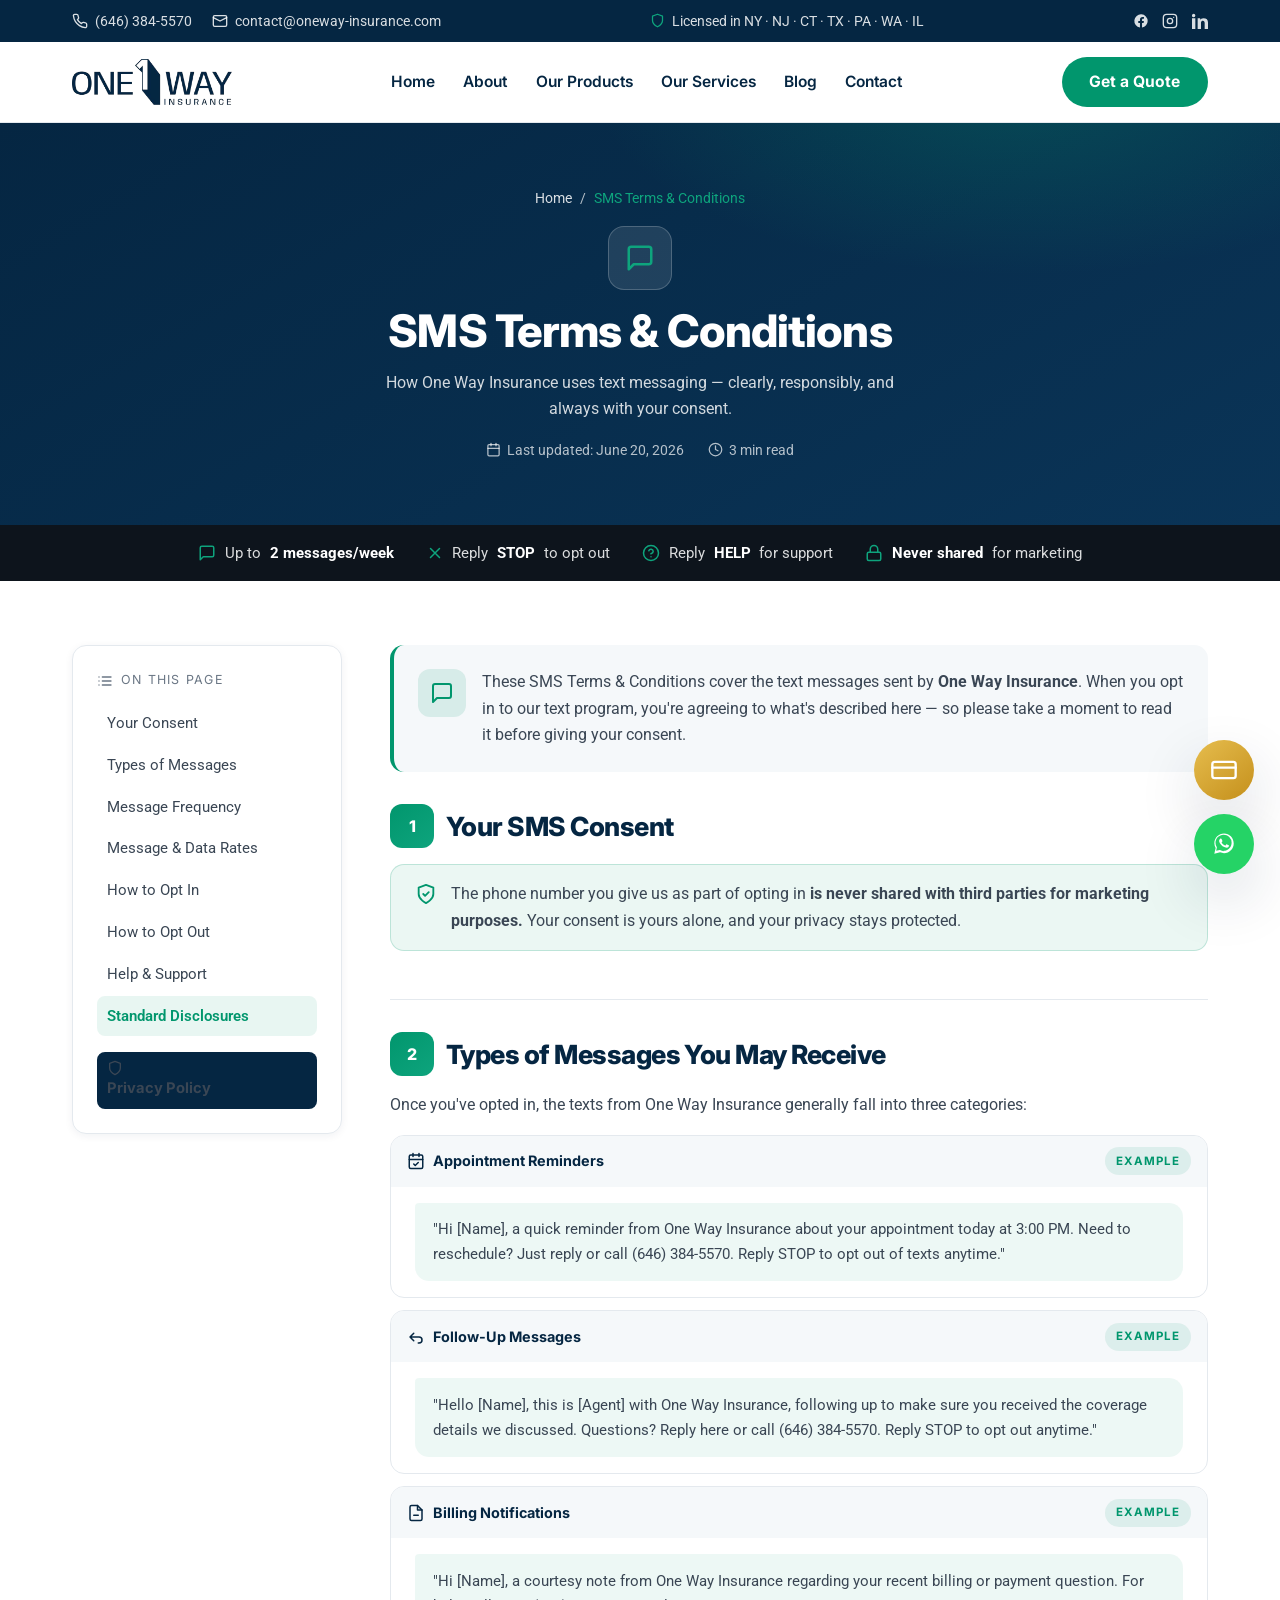
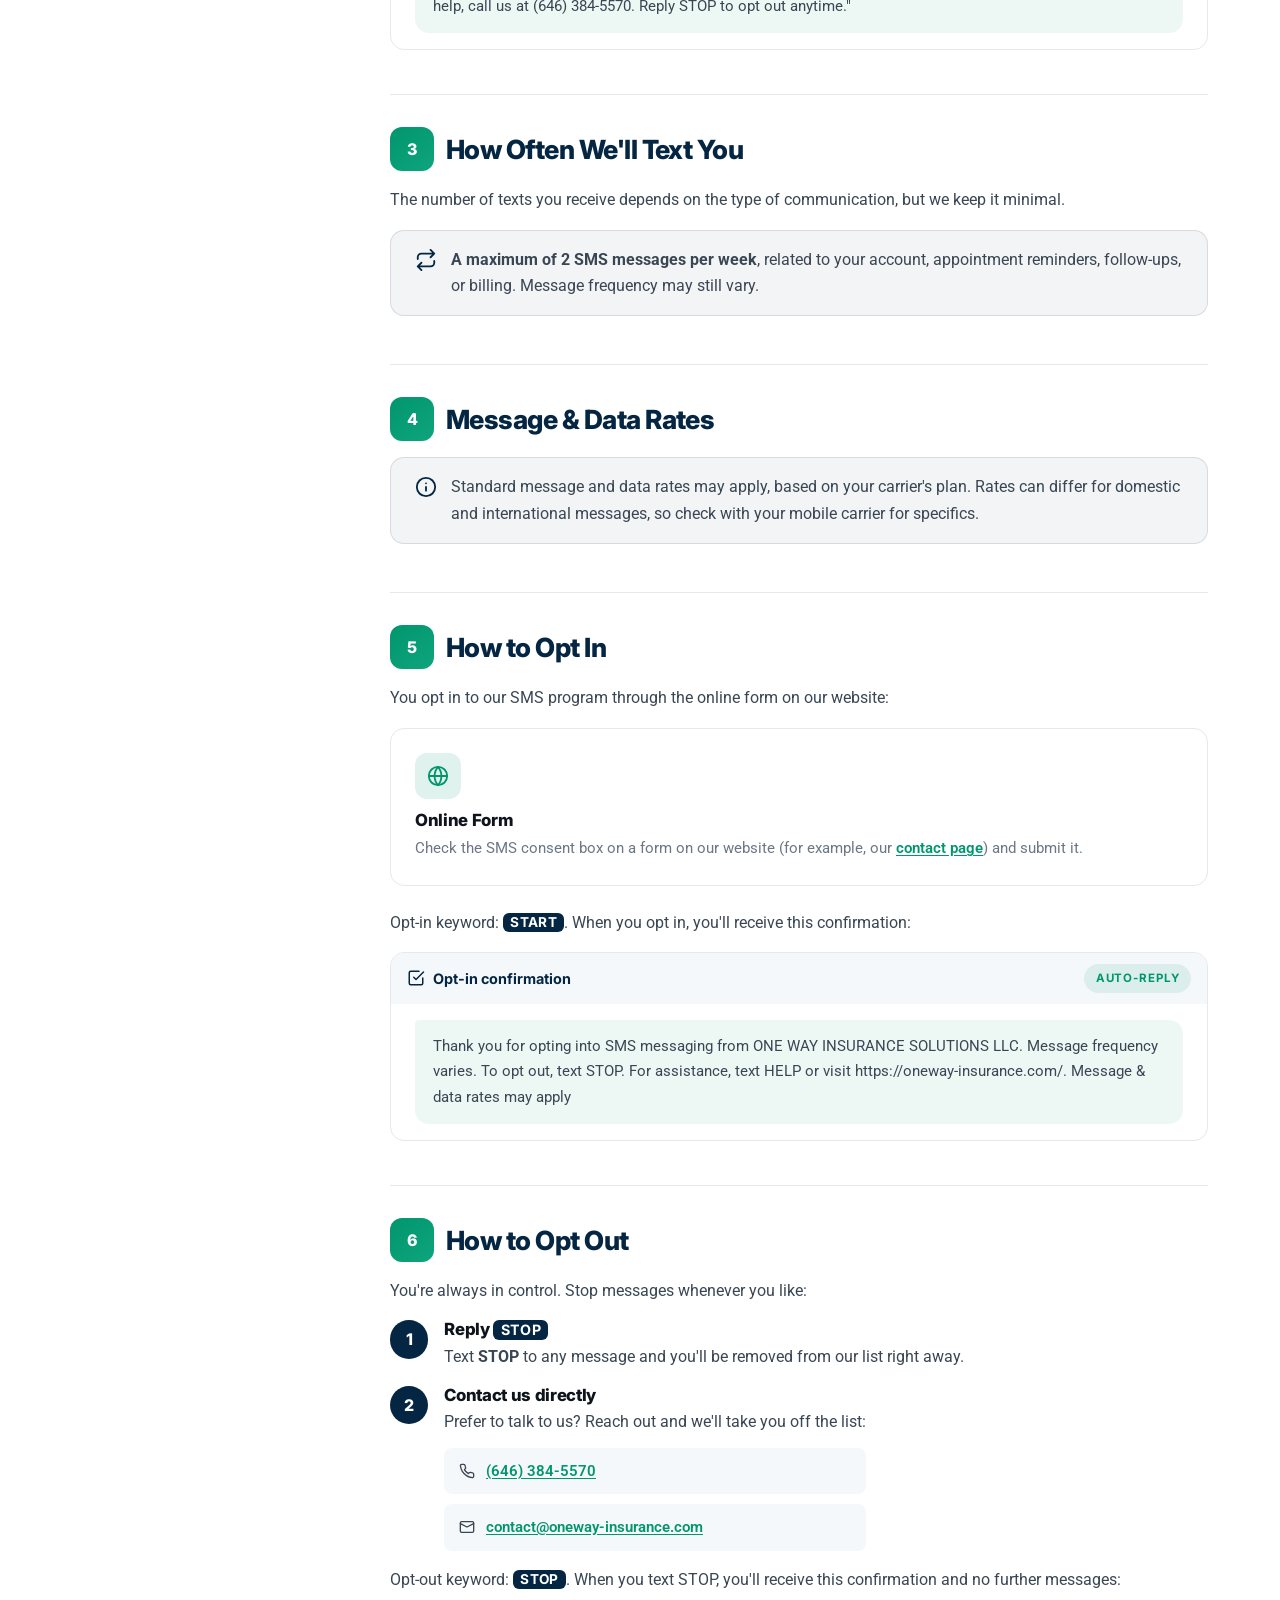
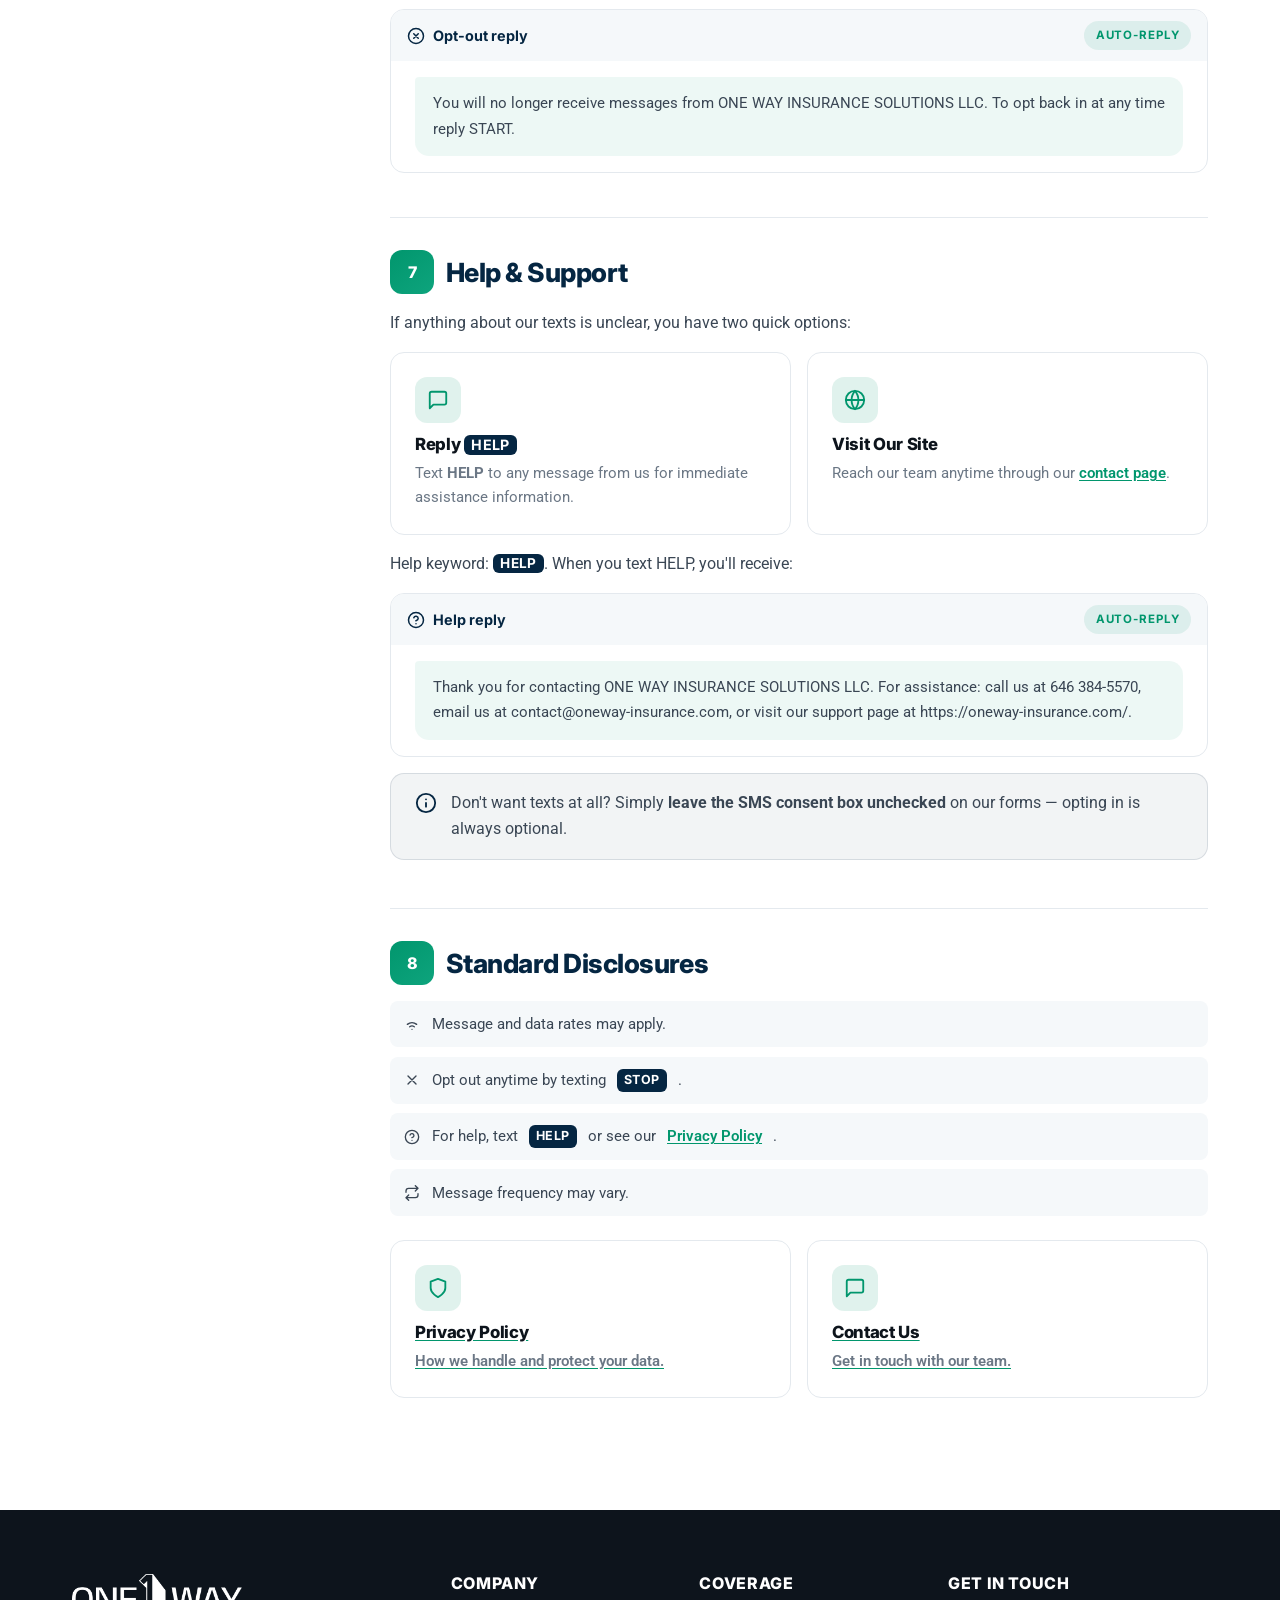
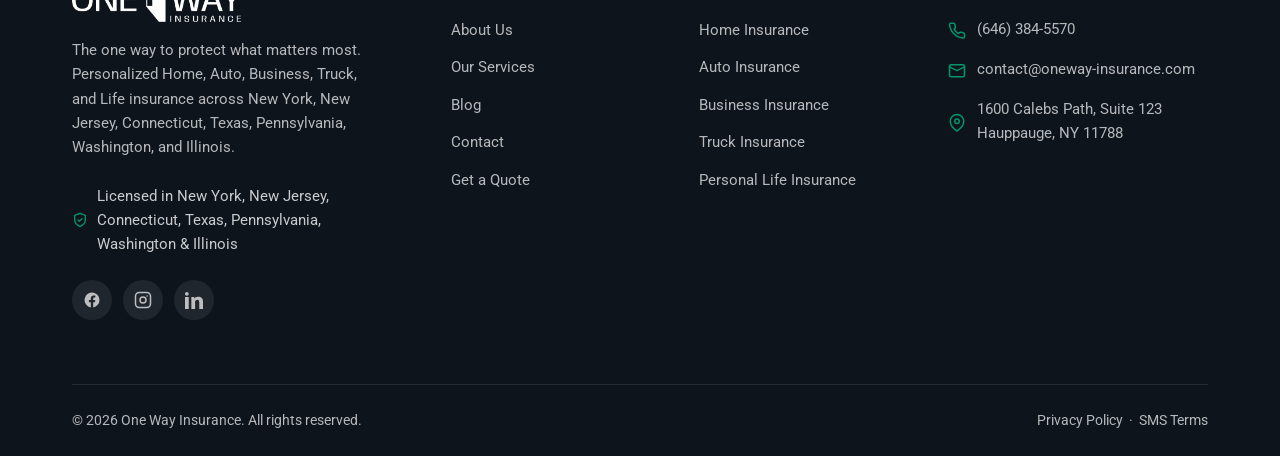
<file: sms-terms.html>
<!DOCTYPE html>
<html lang="en">
<head>
  <meta charset="UTF-8" />
  <meta name="viewport" content="width=device-width, initial-scale=1.0" />
  <title>SMS Terms &amp; Conditions | One Way Insurance</title>
  <meta name="description" content="One Way Insurance SMS Terms & Conditions — how our text messaging works: consent, message types, frequency, rates, and how to opt in or out." />
  <meta name="theme-color" content="#052642" />
  <meta name="robots" content="index, follow" />
  <link rel="icon" href="assets/logos/favicon.ico" sizes="any" />
  <link rel="icon" type="image/png" href="assets/logos/favicon-512.png" />
  <link rel="apple-touch-icon" href="assets/logos/apple-touch-icon.png" />
  <link rel="preconnect" href="https://fonts.googleapis.com" />
  <link rel="preconnect" href="https://fonts.gstatic.com" crossorigin />
  <link href="https://fonts.googleapis.com/css2?family=Inter:wght@400;600;700;800&family=Roboto:wght@400;500;700&display=swap" rel="stylesheet" />
  <link rel="stylesheet" href="css/style.css" />
</head>
<body>
  <a class="skip-link" href="#main">Skip to content</a>

  <div class="topbar">
    <div class="container topbar__inner">
      <div class="topbar__contact">
        <a href="tel:+16463845570"><svg width="16" height="16" viewBox="0 0 24 24" fill="none" stroke="currentColor" stroke-width="2" stroke-linecap="round" stroke-linejoin="round"><path d="M22 16.92v3a2 2 0 0 1-2.18 2 19.79 19.79 0 0 1-8.63-3.07 19.5 19.5 0 0 1-6-6 19.79 19.79 0 0 1-3.07-8.67A2 2 0 0 1 4.11 2h3a2 2 0 0 1 2 1.72c.13.96.36 1.9.7 2.81a2 2 0 0 1-.45 2.11L8.09 9.91a16 16 0 0 0 6 6l1.27-1.27a2 2 0 0 1 2.11-.45c.91.34 1.85.57 2.81.7A2 2 0 0 1 22 16.92z"/></svg> (646) 384-5570</a>
        <a href="mailto:contact@oneway-insurance.com"><svg width="16" height="16" viewBox="0 0 24 24" fill="none" stroke="currentColor" stroke-width="2" stroke-linecap="round" stroke-linejoin="round"><rect x="2" y="4" width="20" height="16" rx="2"/><path d="m22 7-10 5L2 7"/></svg> contact@oneway-insurance.com</a>
      </div>
      <span class="topbar__states"><svg width="15" height="15" viewBox="0 0 24 24" fill="none" stroke="currentColor" stroke-width="2" stroke-linecap="round" stroke-linejoin="round"><path d="M12 22s8-4 8-10V5l-8-3-8 3v7c0 6 8 10 8 10z"/></svg> Licensed in NY · NJ · CT · TX · PA · WA · IL</span>
        <div class="topbar__social" aria-label="Social media">
        <a href="https://www.facebook.com/share/18oj3q9VRV/" target="_blank" rel="noopener" aria-label="Facebook"><svg width="16" height="16" viewBox="0 0 24 24" fill="currentColor"><path d="M22 12a10 10 0 1 0-11.56 9.88v-6.99H7.9V12h2.54V9.8c0-2.5 1.49-3.89 3.78-3.89 1.09 0 2.24.2 2.24.2v2.46h-1.26c-1.24 0-1.63.77-1.63 1.56V12h2.78l-.44 2.89h-2.34v6.99A10 10 0 0 0 22 12z"/></svg></a>
        <a href="https://www.instagram.com/1way_insurance/" target="_blank" rel="noopener" aria-label="Instagram"><svg width="16" height="16" viewBox="0 0 24 24" fill="none" stroke="currentColor" stroke-width="2"><rect x="2" y="2" width="20" height="20" rx="5"/><circle cx="12" cy="12" r="4"/><circle cx="17.5" cy="6.5" r="1" fill="currentColor" stroke="none"/></svg></a>
        <a href="#" aria-label="LinkedIn"><svg width="16" height="16" viewBox="0 0 24 24" fill="currentColor"><path d="M4.98 3.5A2.5 2.5 0 1 1 0 3.5a2.5 2.5 0 0 1 4.98 0zM0 8h5v16H0V8zm7.5 0h4.78v2.2h.07c.67-1.2 2.3-2.46 4.73-2.46C22 7.74 24 10 24 14.1V24h-5v-8.9c0-2.12-.76-3.57-2.66-3.57-1.45 0-2.31.97-2.69 1.91-.14.34-.17.81-.17 1.28V24h-5V8z"/></svg></a>
      </div>
    </div>
  </div>

  <header class="site-header">
    <nav class="container nav" aria-label="Main navigation">
      <a href="index.html" class="brand" aria-label="One Way Insurance — Home"><img src="assets/logos/logo.webp" alt="One Way Insurance" width="160" height="46" /></a>
      <ul class="nav__menu" id="primary-menu">
        <li><a class="nav__link" href="index.html">Home</a></li>
        <li><a class="nav__link" href="about.html">About</a></li>
        <li><a class="nav__link" href="products.html">Our Products</a></li>
        <li><a class="nav__link" href="services.html">Our Services</a></li>
        <li><a class="nav__link" href="blog.html">Blog</a></li>
        <li><a class="nav__link" href="contact.html">Contact</a></li>
        <li><a class="btn btn--primary" href="contact.html">Get a Quote</a></li>
      </ul>
      <div class="nav__actions">
        <a class="btn btn--primary" href="contact.html">Get a Quote</a>
        <button class="nav-toggle" type="button" aria-label="Open menu" aria-expanded="false" aria-controls="primary-menu"><span></span><span></span><span></span></button>
      </div>
    </nav>
  </header>
  <div class="nav-backdrop" hidden></div>

  <main id="main">
    <!-- HERO -->
    <section class="legal-hero">
      <div class="container">
        <nav class="breadcrumb" aria-label="Breadcrumb"><a href="index.html">Home</a> / <span>SMS Terms &amp; Conditions</span></nav>
        <span class="legal-hero__icon"><svg width="30" height="30" viewBox="0 0 24 24" fill="none" stroke="currentColor" stroke-width="2" stroke-linecap="round" stroke-linejoin="round"><path d="M21 15a2 2 0 0 1-2 2H7l-4 4V5a2 2 0 0 1 2-2h14a2 2 0 0 1 2 2z"/></svg></span>
        <h1>SMS Terms &amp; Conditions</h1>
        <p class="legal-hero__subtitle">How One Way Insurance uses text messaging — clearly, responsibly, and always with your consent.</p>
        <div class="legal-hero__meta">
          <span><svg width="15" height="15" viewBox="0 0 24 24" fill="none" stroke="currentColor" stroke-width="2" stroke-linecap="round" stroke-linejoin="round"><rect x="3" y="4" width="18" height="18" rx="2"/><path d="M16 2v4M8 2v4M3 10h18"/></svg> Last updated: June 20, 2026</span>
          <span><svg width="15" height="15" viewBox="0 0 24 24" fill="none" stroke="currentColor" stroke-width="2" stroke-linecap="round" stroke-linejoin="round"><circle cx="12" cy="12" r="10"/><path d="M12 6v6l4 2"/></svg> 3 min read</span>
        </div>
      </div>
    </section>

    <!-- SUMMARY BAR -->
    <div class="legal-summary">
      <div class="container legal-summary__inner">
        <span class="legal-summary__item"><svg width="18" height="18" viewBox="0 0 24 24" fill="none" stroke="currentColor" stroke-width="2" stroke-linecap="round" stroke-linejoin="round"><path d="M21 15a2 2 0 0 1-2 2H7l-4 4V5a2 2 0 0 1 2-2h14a2 2 0 0 1 2 2z"/></svg> Up to <strong>2 messages/week</strong></span>
        <span class="legal-summary__item"><svg width="18" height="18" viewBox="0 0 24 24" fill="none" stroke="currentColor" stroke-width="2" stroke-linecap="round" stroke-linejoin="round"><path d="M18 6 6 18M6 6l12 12"/></svg> Reply <strong>STOP</strong> to opt out</span>
        <span class="legal-summary__item"><svg width="18" height="18" viewBox="0 0 24 24" fill="none" stroke="currentColor" stroke-width="2" stroke-linecap="round" stroke-linejoin="round"><circle cx="12" cy="12" r="10"/><path d="M9.09 9a3 3 0 0 1 5.83 1c0 2-3 3-3 3M12 17h.01"/></svg> Reply <strong>HELP</strong> for support</span>
        <span class="legal-summary__item"><svg width="18" height="18" viewBox="0 0 24 24" fill="none" stroke="currentColor" stroke-width="2" stroke-linecap="round" stroke-linejoin="round"><rect x="3" y="11" width="18" height="11" rx="2"/><path d="M7 11V7a5 5 0 0 1 10 0v4"/></svg> <strong>Never shared</strong> for marketing</span>
      </div>
    </div>

    <section class="section">
      <div class="container legal-layout">
        <!-- TOC -->
        <aside class="legal-toc" aria-label="Table of contents">
          <p class="legal-toc__title"><svg width="16" height="16" viewBox="0 0 24 24" fill="none" stroke="currentColor" stroke-width="2" stroke-linecap="round" stroke-linejoin="round"><path d="M8 6h13M8 12h13M8 18h13M3 6h.01M3 12h.01M3 18h.01"/></svg> On this page</p>
          <nav aria-label="SMS terms sections">
            <ol class="toc-list">
              <li><a class="toc-link" href="#s1">Your Consent</a></li>
              <li><a class="toc-link" href="#s2">Types of Messages</a></li>
              <li><a class="toc-link" href="#s3">Message Frequency</a></li>
              <li><a class="toc-link" href="#s4">Message &amp; Data Rates</a></li>
              <li><a class="toc-link" href="#s5">How to Opt In</a></li>
              <li><a class="toc-link" href="#s6">How to Opt Out</a></li>
              <li><a class="toc-link" href="#s7">Help &amp; Support</a></li>
              <li><a class="toc-link" href="#s8">Standard Disclosures</a></li>
            </ol>
          </nav>
          <a class="legal-toc__cta" href="privacy.html"><svg width="16" height="16" viewBox="0 0 24 24" fill="none" stroke="currentColor" stroke-width="2" stroke-linecap="round" stroke-linejoin="round"><path d="M12 22s8-4 8-10V5l-8-3-8 3v7c0 6 8 10 8 10z"/></svg> Privacy Policy</a>
        </aside>

        <!-- CONTENT -->
        <article class="legal-content" data-reveal>
          <div class="legal-intro">
            <span class="legal-intro__icon"><svg width="24" height="24" viewBox="0 0 24 24" fill="none" stroke="currentColor" stroke-width="2" stroke-linecap="round" stroke-linejoin="round"><path d="M21 15a2 2 0 0 1-2 2H7l-4 4V5a2 2 0 0 1 2-2h14a2 2 0 0 1 2 2z"/></svg></span>
            <div>
              <p>These SMS Terms &amp; Conditions cover the text messages sent by <strong>One Way Insurance</strong>. When you opt in to our text program, you're agreeing to what's described here — so please take a moment to read it before giving your consent.</p>
            </div>
          </div>

          <!-- 1 -->
          <section class="legal-section" id="s1">
            <div class="legal-section__head"><span class="legal-section__num">1</span><h2>Your SMS Consent</h2></div>
            <div class="legal-section__body">
              <div class="legal-note legal-note--emerald">
                <svg width="22" height="22" viewBox="0 0 24 24" fill="none" stroke="currentColor" stroke-width="2" stroke-linecap="round" stroke-linejoin="round"><path d="M12 22s8-4 8-10V5l-8-3-8 3v7c0 6 8 10 8 10z"/><path d="m9 12 2 2 4-4"/></svg>
                <p>The phone number you give us as part of opting in <strong>is never shared with third parties for marketing purposes.</strong> Your consent is yours alone, and your privacy stays protected.</p>
              </div>
            </div>
          </section>

          <!-- 2 -->
          <section class="legal-section" id="s2">
            <div class="legal-section__head"><span class="legal-section__num">2</span><h2>Types of Messages You May Receive</h2></div>
            <div class="legal-section__body">
              <p>Once you've opted in, the texts from One Way Insurance generally fall into three categories:</p>

              <div class="sms-example">
                <div class="sms-example__head"><svg width="18" height="18" viewBox="0 0 24 24" fill="none" stroke="currentColor" stroke-width="2" stroke-linecap="round" stroke-linejoin="round"><rect x="3" y="4" width="18" height="18" rx="2"/><path d="M16 2v4M8 2v4M3 10h18M9 16l2 2 4-4"/></svg> Appointment Reminders <span class="tag">Example</span></div>
                <div class="sms-example__body"><p>"Hi [Name], a quick reminder from One Way Insurance about your appointment today at 3:00 PM. Need to reschedule? Just reply or call (646) 384-5570. Reply STOP to opt out of texts anytime."</p></div>
              </div>

              <div class="sms-example">
                <div class="sms-example__head"><svg width="18" height="18" viewBox="0 0 24 24" fill="none" stroke="currentColor" stroke-width="2" stroke-linecap="round" stroke-linejoin="round"><path d="M9 17l-5-5 5-5M4 12h12a4 4 0 0 1 0 8h-1"/></svg> Follow-Up Messages <span class="tag">Example</span></div>
                <div class="sms-example__body"><p>"Hello [Name], this is [Agent] with One Way Insurance, following up to make sure you received the coverage details we discussed. Questions? Reply here or call (646) 384-5570. Reply STOP to opt out anytime."</p></div>
              </div>

              <div class="sms-example">
                <div class="sms-example__head"><svg width="18" height="18" viewBox="0 0 24 24" fill="none" stroke="currentColor" stroke-width="2" stroke-linecap="round" stroke-linejoin="round"><path d="M14 2H6a2 2 0 0 0-2 2v16a2 2 0 0 0 2 2h12a2 2 0 0 0 2-2V8z"/><path d="M14 2v6h6M9 15h6"/></svg> Billing Notifications <span class="tag">Example</span></div>
                <div class="sms-example__body"><p>"Hi [Name], a courtesy note from One Way Insurance regarding your recent billing or payment question. For help, call us at (646) 384-5570. Reply STOP to opt out anytime."</p></div>
              </div>
            </div>
          </section>

          <!-- 3 -->
          <section class="legal-section" id="s3">
            <div class="legal-section__head"><span class="legal-section__num">3</span><h2>How Often We'll Text You</h2></div>
            <div class="legal-section__body">
              <p>The number of texts you receive depends on the type of communication, but we keep it minimal.</p>
              <div class="legal-note legal-note--navy">
                <svg width="22" height="22" viewBox="0 0 24 24" fill="none" stroke="currentColor" stroke-width="2" stroke-linecap="round" stroke-linejoin="round"><path d="M17 1l4 4-4 4M3 11V9a4 4 0 0 1 4-4h14M7 23l-4-4 4-4M21 13v2a4 4 0 0 1-4 4H3"/></svg>
                <p><strong>A maximum of 2 SMS messages per week</strong>, related to your account, appointment reminders, follow-ups, or billing. Message frequency may still vary.</p>
              </div>
            </div>
          </section>

          <!-- 4 -->
          <section class="legal-section" id="s4">
            <div class="legal-section__head"><span class="legal-section__num">4</span><h2>Message &amp; Data Rates</h2></div>
            <div class="legal-section__body">
              <div class="legal-note legal-note--navy">
                <svg width="22" height="22" viewBox="0 0 24 24" fill="none" stroke="currentColor" stroke-width="2" stroke-linecap="round" stroke-linejoin="round"><circle cx="12" cy="12" r="10"/><path d="M12 16v-4M12 8h.01"/></svg>
                <p>Standard message and data rates may apply, based on your carrier's plan. Rates can differ for domestic and international messages, so check with your mobile carrier for specifics.</p>
              </div>
            </div>
          </section>

          <!-- 5 -->
          <section class="legal-section" id="s5">
            <div class="legal-section__head"><span class="legal-section__num">5</span><h2>How to Opt In</h2></div>
            <div class="legal-section__body">
              <p>You opt in to our SMS program through the online form on our website:</p>
              <div class="legal-subcard">
                <span class="legal-subcard__icon"><svg width="22" height="22" viewBox="0 0 24 24" fill="none" stroke="currentColor" stroke-width="2" stroke-linecap="round" stroke-linejoin="round"><circle cx="12" cy="12" r="10"/><path d="M2 12h20M12 2a15.3 15.3 0 0 1 0 20 15.3 15.3 0 0 1 0-20z"/></svg></span>
                <h3>Online Form</h3>
                <p>Check the SMS consent box on a form on our website (for example, our <a href="contact.html">contact page</a>) and submit it.</p>
              </div>
              <p style="margin-top:var(--space-5);">Opt-in keyword: <span class="legal-code">START</span>. When you opt in, you'll receive this confirmation:</p>
              <div class="sms-example">
                <div class="sms-example__head"><svg width="18" height="18" viewBox="0 0 24 24" fill="none" stroke="currentColor" stroke-width="2" stroke-linecap="round" stroke-linejoin="round"><path d="M9 11l3 3L22 4"/><path d="M21 12v7a2 2 0 0 1-2 2H5a2 2 0 0 1-2-2V5a2 2 0 0 1 2-2h11"/></svg> Opt-in confirmation <span class="tag">Auto-reply</span></div>
                <div class="sms-example__body"><p>Thank you for opting into SMS messaging from ONE WAY INSURANCE SOLUTIONS LLC. Message frequency varies. To opt out, text STOP. For assistance, text HELP or visit https://oneway-insurance.com/. Message &amp; data rates may apply</p></div>
              </div>
            </div>
          </section>

          <!-- 6 -->
          <section class="legal-section" id="s6">
            <div class="legal-section__head"><span class="legal-section__num">6</span><h2>How to Opt Out</h2></div>
            <div class="legal-section__body">
              <p>You're always in control. Stop messages whenever you like:</p>
              <div class="legal-step">
                <span class="legal-step__badge">1</span>
                <div>
                  <h3>Reply <span class="legal-code">STOP</span></h3>
                  <p>Text <strong>STOP</strong> to any message and you'll be removed from our list right away.</p>
                </div>
              </div>
              <div class="legal-step">
                <span class="legal-step__badge">2</span>
                <div>
                  <h3>Contact us directly</h3>
                  <p>Prefer to talk to us? Reach out and we'll take you off the list:</p>
                  <div class="legal-keywords">
                    <span class="legal-keyword"><svg width="16" height="16" viewBox="0 0 24 24" fill="none" stroke="currentColor" stroke-width="2" stroke-linecap="round" stroke-linejoin="round"><path d="M22 16.92v3a2 2 0 0 1-2.18 2 19.79 19.79 0 0 1-8.63-3.07 19.5 19.5 0 0 1-6-6 19.79 19.79 0 0 1-3.07-8.67A2 2 0 0 1 4.11 2h3a2 2 0 0 1 2 1.72c.13.96.36 1.9.7 2.81a2 2 0 0 1-.45 2.11L8.09 9.91a16 16 0 0 0 6 6l1.27-1.27a2 2 0 0 1 2.11-.45c.91.34 1.85.57 2.81.7A2 2 0 0 1 22 16.92z"/></svg> <a href="tel:+16463845570">(646) 384-5570</a></span>
                    <span class="legal-keyword"><svg width="16" height="16" viewBox="0 0 24 24" fill="none" stroke="currentColor" stroke-width="2" stroke-linecap="round" stroke-linejoin="round"><rect x="2" y="4" width="20" height="16" rx="2"/><path d="m22 7-10 5L2 7"/></svg> <a href="mailto:contact@oneway-insurance.com">contact@oneway-insurance.com</a></span>
                  </div>
                </div>
              </div>
              <p style="margin-top:var(--space-4);">Opt-out keyword: <span class="legal-code">STOP</span>. When you text STOP, you'll receive this confirmation and no further messages:</p>
              <div class="sms-example">
                <div class="sms-example__head"><svg width="18" height="18" viewBox="0 0 24 24" fill="none" stroke="currentColor" stroke-width="2" stroke-linecap="round" stroke-linejoin="round"><circle cx="12" cy="12" r="10"/><path d="M15 9l-6 6M9 9l6 6"/></svg> Opt-out reply <span class="tag">Auto-reply</span></div>
                <div class="sms-example__body"><p>You will no longer receive messages from ONE WAY INSURANCE SOLUTIONS LLC. To opt back in at any time reply START.</p></div>
              </div>
            </div>
          </section>

          <!-- 7 -->
          <section class="legal-section" id="s7">
            <div class="legal-section__head"><span class="legal-section__num">7</span><h2>Help &amp; Support</h2></div>
            <div class="legal-section__body">
              <p>If anything about our texts is unclear, you have two quick options:</p>
              <div class="legal-grid legal-grid--2">
                <div class="legal-subcard">
                  <span class="legal-subcard__icon"><svg width="22" height="22" viewBox="0 0 24 24" fill="none" stroke="currentColor" stroke-width="2" stroke-linecap="round" stroke-linejoin="round"><path d="M21 15a2 2 0 0 1-2 2H7l-4 4V5a2 2 0 0 1 2-2h14a2 2 0 0 1 2 2z"/></svg></span>
                  <h3>Reply <span class="legal-code">HELP</span></h3>
                  <p>Text <strong>HELP</strong> to any message from us for immediate assistance information.</p>
                </div>
                <div class="legal-subcard">
                  <span class="legal-subcard__icon"><svg width="22" height="22" viewBox="0 0 24 24" fill="none" stroke="currentColor" stroke-width="2" stroke-linecap="round" stroke-linejoin="round"><circle cx="12" cy="12" r="10"/><path d="M2 12h20M12 2a15.3 15.3 0 0 1 0 20 15.3 15.3 0 0 1 0-20z"/></svg></span>
                  <h3>Visit Our Site</h3>
                  <p>Reach our team anytime through our <a href="contact.html">contact page</a>.</p>
                </div>
              </div>
              <p style="margin-top:var(--space-4);">Help keyword: <span class="legal-code">HELP</span>. When you text HELP, you'll receive:</p>
              <div class="sms-example">
                <div class="sms-example__head"><svg width="18" height="18" viewBox="0 0 24 24" fill="none" stroke="currentColor" stroke-width="2" stroke-linecap="round" stroke-linejoin="round"><circle cx="12" cy="12" r="10"/><path d="M9.09 9a3 3 0 0 1 5.83 1c0 2-3 3-3 3M12 17h.01"/></svg> Help reply <span class="tag">Auto-reply</span></div>
                <div class="sms-example__body"><p>Thank you for contacting ONE WAY INSURANCE SOLUTIONS LLC. For assistance: call us at 646 384-5570, email us at contact@oneway-insurance.com, or visit our support page at https://oneway-insurance.com/.</p></div>
              </div>
              <div class="legal-note legal-note--navy">
                <svg width="22" height="22" viewBox="0 0 24 24" fill="none" stroke="currentColor" stroke-width="2" stroke-linecap="round" stroke-linejoin="round"><circle cx="12" cy="12" r="10"/><path d="M12 16v-4M12 8h.01"/></svg>
                <p>Don't want texts at all? Simply <strong>leave the SMS consent box unchecked</strong> on our forms — opting in is always optional.</p>
              </div>
            </div>
          </section>

          <!-- 8 -->
          <section class="legal-section" id="s8">
            <div class="legal-section__head"><span class="legal-section__num">8</span><h2>Standard Disclosures</h2></div>
            <div class="legal-section__body">
              <div class="legal-keywords">
                <span class="legal-keyword"><svg width="16" height="16" viewBox="0 0 24 24" fill="none" stroke="currentColor" stroke-width="2" stroke-linecap="round" stroke-linejoin="round"><path d="M5 12.55a11 11 0 0 1 14 0M8.53 16.11a6 6 0 0 1 6.95 0M12 20h.01"/></svg> Message and data rates may apply.</span>
                <span class="legal-keyword"><svg width="16" height="16" viewBox="0 0 24 24" fill="none" stroke="currentColor" stroke-width="2" stroke-linecap="round" stroke-linejoin="round"><path d="M18 6 6 18M6 6l12 12"/></svg> Opt out anytime by texting <span class="legal-code">STOP</span>.</span>
                <span class="legal-keyword"><svg width="16" height="16" viewBox="0 0 24 24" fill="none" stroke="currentColor" stroke-width="2" stroke-linecap="round" stroke-linejoin="round"><circle cx="12" cy="12" r="10"/><path d="M9.09 9a3 3 0 0 1 5.83 1c0 2-3 3-3 3M12 17h.01"/></svg> For help, text <span class="legal-code">HELP</span> or see our <a href="privacy.html">Privacy Policy</a>.</span>
                <span class="legal-keyword"><svg width="16" height="16" viewBox="0 0 24 24" fill="none" stroke="currentColor" stroke-width="2" stroke-linecap="round" stroke-linejoin="round"><path d="M17 1l4 4-4 4M3 11V9a4 4 0 0 1 4-4h14M7 23l-4-4 4-4M21 13v2a4 4 0 0 1-4 4H3"/></svg> Message frequency may vary.</span>
              </div>

              <div class="legal-grid legal-grid--2" style="margin-top:var(--space-5);">
                <a class="legal-subcard" href="privacy.html">
                  <span class="legal-subcard__icon"><svg width="22" height="22" viewBox="0 0 24 24" fill="none" stroke="currentColor" stroke-width="2" stroke-linecap="round" stroke-linejoin="round"><path d="M12 22s8-4 8-10V5l-8-3-8 3v7c0 6 8 10 8 10z"/></svg></span>
                  <h3>Privacy Policy</h3>
                  <p>How we handle and protect your data.</p>
                </a>
                <a class="legal-subcard" href="contact.html">
                  <span class="legal-subcard__icon"><svg width="22" height="22" viewBox="0 0 24 24" fill="none" stroke="currentColor" stroke-width="2" stroke-linecap="round" stroke-linejoin="round"><path d="M21 15a2 2 0 0 1-2 2H7l-4 4V5a2 2 0 0 1 2-2h14a2 2 0 0 1 2 2z"/></svg></span>
                  <h3>Contact Us</h3>
                  <p>Get in touch with our team.</p>
                </a>
              </div>
            </div>
          </section>
        </article>
      </div>
    </section>
  </main>

  <footer class="site-footer">
    <div class="container">
      <div class="footer-grid">
        <div class="footer-about">
          <img src="assets/logos/logo-white.webp" alt="One Way Insurance" width="170" height="49" />
          <p>The one way to protect what matters most. Personalized Home, Auto, Business, Truck, and Life insurance across New York, New Jersey, Connecticut, Texas, Pennsylvania, Washington, and Illinois.</p>
          <p class="footer-license"><svg width="16" height="16" viewBox="0 0 24 24" fill="none" stroke="currentColor" stroke-width="2" stroke-linecap="round" stroke-linejoin="round"><path d="M12 22s8-4 8-10V5l-8-3-8 3v7c0 6 8 10 8 10z"/><path d="m9 12 2 2 4-4"/></svg> Licensed in New York, New Jersey, Connecticut, Texas, Pennsylvania, Washington &amp; Illinois</p>
          <div class="footer-social" aria-label="Social media">
            <a href="https://www.facebook.com/share/18oj3q9VRV/" target="_blank" rel="noopener" aria-label="Facebook"><svg width="18" height="18" viewBox="0 0 24 24" fill="currentColor"><path d="M22 12a10 10 0 1 0-11.56 9.88v-6.99H7.9V12h2.54V9.8c0-2.5 1.49-3.89 3.78-3.89 1.09 0 2.24.2 2.24.2v2.46h-1.26c-1.24 0-1.63.77-1.63 1.56V12h2.78l-.44 2.89h-2.34v6.99A10 10 0 0 0 22 12z"/></svg></a>
            <a href="https://www.instagram.com/1way_insurance/" target="_blank" rel="noopener" aria-label="Instagram"><svg width="18" height="18" viewBox="0 0 24 24" fill="none" stroke="currentColor" stroke-width="2"><rect x="2" y="2" width="20" height="20" rx="5"/><circle cx="12" cy="12" r="4"/><circle cx="17.5" cy="6.5" r="1" fill="currentColor" stroke="none"/></svg></a>
            <a href="#" aria-label="LinkedIn"><svg width="18" height="18" viewBox="0 0 24 24" fill="currentColor"><path d="M4.98 3.5A2.5 2.5 0 1 1 0 3.5a2.5 2.5 0 0 1 4.98 0zM0 8h5v16H0V8zm7.5 0h4.78v2.2h.07c.67-1.2 2.3-2.46 4.73-2.46C22 7.74 24 10 24 14.1V24h-5v-8.9c0-2.12-.76-3.57-2.66-3.57-1.45 0-2.31.97-2.69 1.91-.14.34-.17.81-.17 1.28V24h-5V8z"/></svg></a>
          </div>
        </div>
        <div>
          <h4>Company</h4>
          <ul class="footer-links">
            <li><a href="about.html">About Us</a></li>
            <li><a href="services.html">Our Services</a></li>
            <li><a href="blog.html">Blog</a></li>
            <li><a href="contact.html">Contact</a></li>
            <li><a href="contact.html">Get a Quote</a></li>
          </ul>
        </div>
        <div>
          <h4>Coverage</h4>
          <ul class="footer-links">
            <li><a href="products.html#home">Home Insurance</a></li>
            <li><a href="products.html#auto">Auto Insurance</a></li>
            <li><a href="products.html#business">Business Insurance</a></li>
            <li><a href="products.html#truck">Truck Insurance</a></li>
            <li><a href="products.html#life">Personal Life Insurance</a></li>
          </ul>
        </div>
        <div>
          <h4>Get in Touch</h4>
          <ul class="footer-contact">
            <li><svg width="18" height="18" viewBox="0 0 24 24" fill="none" stroke="currentColor" stroke-width="2" stroke-linecap="round" stroke-linejoin="round"><path d="M22 16.92v3a2 2 0 0 1-2.18 2 19.79 19.79 0 0 1-8.63-3.07 19.5 19.5 0 0 1-6-6 19.79 19.79 0 0 1-3.07-8.67A2 2 0 0 1 4.11 2h3a2 2 0 0 1 2 1.72c.13.96.36 1.9.7 2.81a2 2 0 0 1-.45 2.11L8.09 9.91a16 16 0 0 0 6 6l1.27-1.27a2 2 0 0 1 2.11-.45c.91.34 1.85.57 2.81.7A2 2 0 0 1 22 16.92z"/></svg> <a href="tel:+16463845570">(646) 384-5570</a></li>
            <li><svg width="18" height="18" viewBox="0 0 24 24" fill="none" stroke="currentColor" stroke-width="2" stroke-linecap="round" stroke-linejoin="round"><rect x="2" y="4" width="20" height="16" rx="2"/><path d="m22 7-10 5L2 7"/></svg> <a href="mailto:contact@oneway-insurance.com">contact@oneway-insurance.com</a></li>
            <li><svg width="18" height="18" viewBox="0 0 24 24" fill="none" stroke="currentColor" stroke-width="2" stroke-linecap="round" stroke-linejoin="round"><path d="M21 10c0 7-9 13-9 13s-9-6-9-13a9 9 0 0 1 18 0z"/><circle cx="12" cy="10" r="3"/></svg> <span>1600 Calebs Path, Suite 123<br />Hauppauge, NY 11788</span></li>
          </ul>
        </div>
      </div>
      <div class="footer-bottom">
        <span>&copy; <span id="year">2026</span> One Way Insurance. All rights reserved.</span>
        <span><a href="privacy.html">Privacy Policy</a> &nbsp;·&nbsp; <a href="sms-terms.html">SMS Terms</a></span>
      </div>
    </div>
  </footer>

  <div class="fab-stack">
    <a class="fab fab--pay" id="payment-button" href="https://oneway-insurance.epaypolicy.com/" target="_blank" rel="noopener" aria-label="Make a payment">
      <svg viewBox="0 0 24 24" fill="none" stroke="currentColor" stroke-width="2" stroke-linecap="round" stroke-linejoin="round"><rect x="2" y="5" width="20" height="14" rx="2"/><path d="M2 10h20"/></svg>
      <span class="fab__label">Make a Payment</span>
    </a>
    <a class="fab fab--whatsapp" href="https://wa.me/16463845570?text=Hello%20One%20Way%20Insurance%2C%20I%27d%20like%20a%20quote." target="_blank" rel="noopener" aria-label="Chat on WhatsApp">
      <svg viewBox="0 0 32 32" fill="currentColor" aria-hidden="true"><path d="M16.04 4C9.93 4 4.98 8.95 4.98 15.06c0 1.96.51 3.87 1.49 5.56L4.9 27.1l6.66-1.55a11.04 11.04 0 0 0 4.48.95h.01c6.11 0 11.06-4.95 11.06-11.06C27.1 8.95 22.15 4 16.04 4zm0 20.2h-.01a9.2 9.2 0 0 1-4.68-1.28l-.34-.2-3.95.92.84-3.85-.22-.35a9.13 9.13 0 0 1-1.4-4.86c0-5.07 4.13-9.2 9.21-9.2 2.46 0 4.77.96 6.51 2.7a9.14 9.14 0 0 1 2.7 6.51c0 5.08-4.13 9.21-9.21 9.21zm5.05-6.89c-.28-.14-1.64-.81-1.89-.9-.25-.09-.43-.14-.62.14-.18.28-.71.9-.87 1.08-.16.18-.32.2-.6.07-.28-.14-1.17-.43-2.23-1.38-.82-.74-1.38-1.65-1.54-1.93-.16-.28-.02-.43.12-.57.13-.13.28-.32.42-.49.14-.16.18-.28.28-.46.09-.18.05-.35-.02-.49-.07-.14-.62-1.5-.85-2.05-.22-.54-.45-.46-.62-.47l-.53-.01c-.18 0-.48.07-.73.35-.25.28-.96.94-.96 2.3 0 1.35.99 2.66 1.12 2.84.14.18 1.94 2.96 4.7 4.15.66.28 1.17.45 1.57.58.66.21 1.26.18 1.73.11.53-.08 1.64-.67 1.87-1.32.23-.65.23-1.2.16-1.32-.07-.12-.25-.19-.53-.33z"/></svg>
      <span class="fab__label">WhatsApp</span>
    </a>
  </div>

  <script src="js/main.js" defer></script>
</body>
</html>
</file>
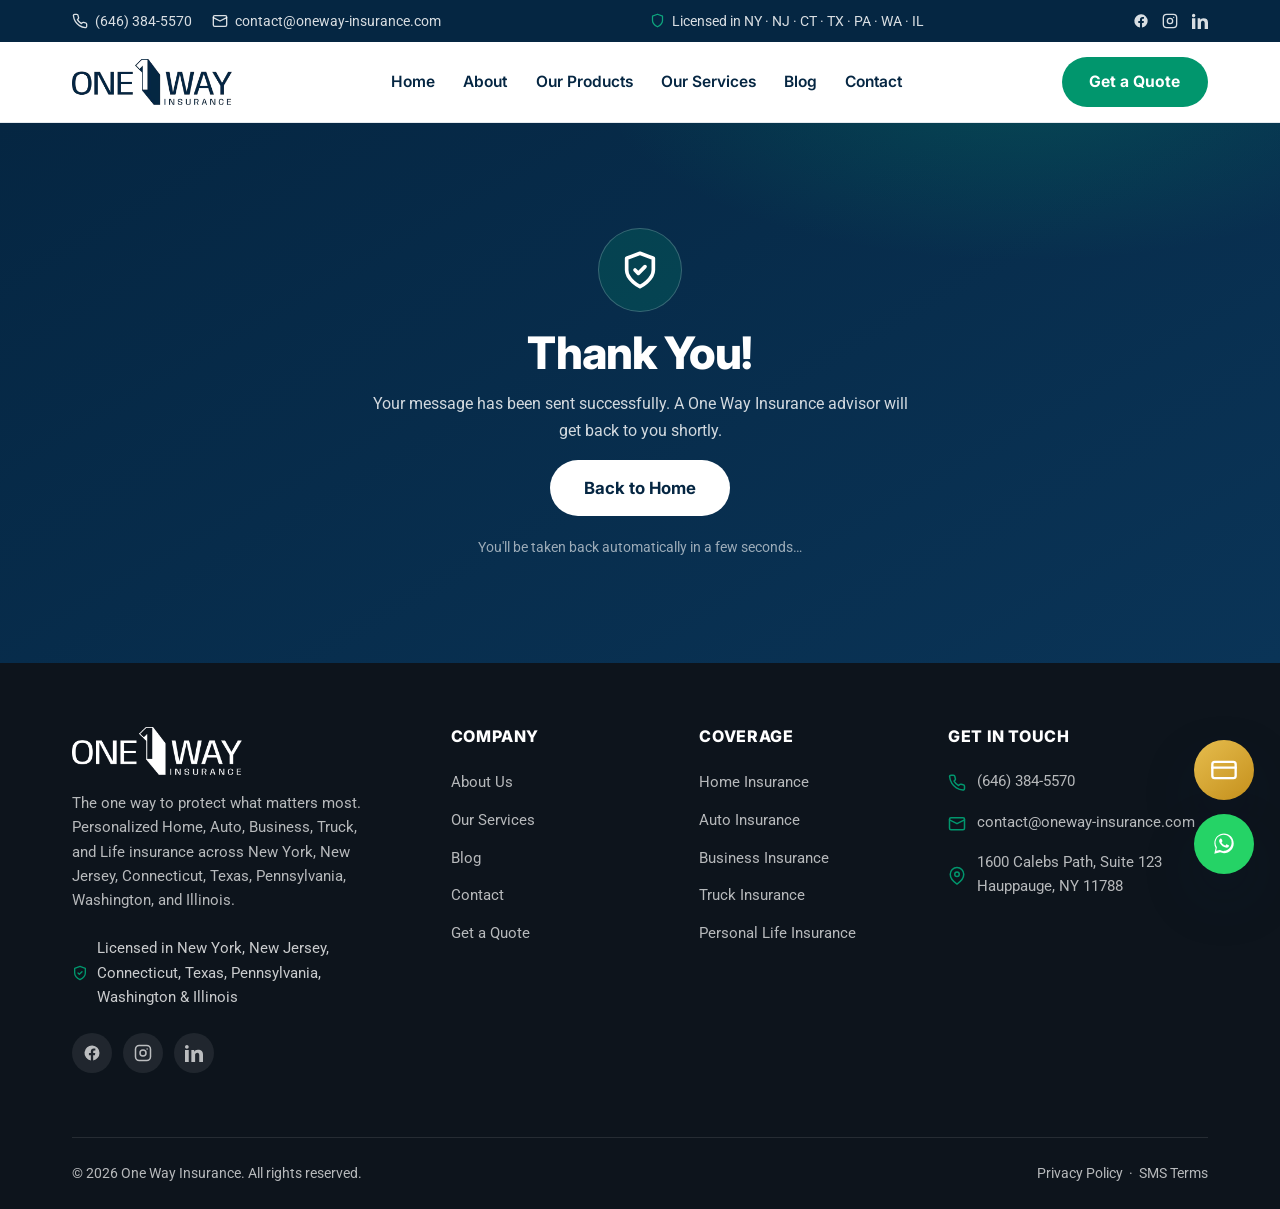
<file: thank-you.html>
<!DOCTYPE html>
<html lang="en">
<head>
  <meta charset="UTF-8" />
  <meta name="viewport" content="width=device-width, initial-scale=1.0" />
  <title>Thank You! | One Way Insurance</title>
  <meta name="description" content="Thank you — your message has been sent successfully to One Way Insurance." />
  <meta name="theme-color" content="#052642" />
  <meta name="robots" content="noindex, follow" />
  <link rel="icon" href="assets/logos/favicon.ico" sizes="any" />
  <link rel="icon" type="image/png" href="assets/logos/favicon-512.png" />
  <link rel="apple-touch-icon" href="assets/logos/apple-touch-icon.png" />
  <link rel="preconnect" href="https://fonts.googleapis.com" />
  <link rel="preconnect" href="https://fonts.gstatic.com" crossorigin />
  <link href="https://fonts.googleapis.com/css2?family=Inter:wght@400;600;700;800&family=Roboto:wght@400;500;700&display=swap" rel="stylesheet" />
  <link rel="stylesheet" href="css/style.css" />
</head>
<body>
  <a class="skip-link" href="#main">Skip to content</a>

  <div class="topbar">
    <div class="container topbar__inner">
      <div class="topbar__contact">
        <a href="tel:+16463845570"><svg width="16" height="16" viewBox="0 0 24 24" fill="none" stroke="currentColor" stroke-width="2" stroke-linecap="round" stroke-linejoin="round"><path d="M22 16.92v3a2 2 0 0 1-2.18 2 19.79 19.79 0 0 1-8.63-3.07 19.5 19.5 0 0 1-6-6 19.79 19.79 0 0 1-3.07-8.67A2 2 0 0 1 4.11 2h3a2 2 0 0 1 2 1.72c.13.96.36 1.9.7 2.81a2 2 0 0 1-.45 2.11L8.09 9.91a16 16 0 0 0 6 6l1.27-1.27a2 2 0 0 1 2.11-.45c.91.34 1.85.57 2.81.7A2 2 0 0 1 22 16.92z"/></svg> (646) 384-5570</a>
        <a href="mailto:contact@oneway-insurance.com"><svg width="16" height="16" viewBox="0 0 24 24" fill="none" stroke="currentColor" stroke-width="2" stroke-linecap="round" stroke-linejoin="round"><rect x="2" y="4" width="20" height="16" rx="2"/><path d="m22 7-10 5L2 7"/></svg> contact@oneway-insurance.com</a>
      </div>
      <span class="topbar__states"><svg width="15" height="15" viewBox="0 0 24 24" fill="none" stroke="currentColor" stroke-width="2" stroke-linecap="round" stroke-linejoin="round"><path d="M12 22s8-4 8-10V5l-8-3-8 3v7c0 6 8 10 8 10z"/></svg> Licensed in NY · NJ · CT · TX · PA · WA · IL</span>
        <div class="topbar__social" aria-label="Social media">
        <a href="https://www.facebook.com/share/18oj3q9VRV/" target="_blank" rel="noopener" aria-label="Facebook"><svg width="16" height="16" viewBox="0 0 24 24" fill="currentColor"><path d="M22 12a10 10 0 1 0-11.56 9.88v-6.99H7.9V12h2.54V9.8c0-2.5 1.49-3.89 3.78-3.89 1.09 0 2.24.2 2.24.2v2.46h-1.26c-1.24 0-1.63.77-1.63 1.56V12h2.78l-.44 2.89h-2.34v6.99A10 10 0 0 0 22 12z"/></svg></a>
        <a href="https://www.instagram.com/1way_insurance/" target="_blank" rel="noopener" aria-label="Instagram"><svg width="16" height="16" viewBox="0 0 24 24" fill="none" stroke="currentColor" stroke-width="2"><rect x="2" y="2" width="20" height="20" rx="5"/><circle cx="12" cy="12" r="4"/><circle cx="17.5" cy="6.5" r="1" fill="currentColor" stroke="none"/></svg></a>
        <a href="#" aria-label="LinkedIn"><svg width="16" height="16" viewBox="0 0 24 24" fill="currentColor"><path d="M4.98 3.5A2.5 2.5 0 1 1 0 3.5a2.5 2.5 0 0 1 4.98 0zM0 8h5v16H0V8zm7.5 0h4.78v2.2h.07c.67-1.2 2.3-2.46 4.73-2.46C22 7.74 24 10 24 14.1V24h-5v-8.9c0-2.12-.76-3.57-2.66-3.57-1.45 0-2.31.97-2.69 1.91-.14.34-.17.81-.17 1.28V24h-5V8z"/></svg></a>
      </div>
    </div>
  </div>

  <header class="site-header">
    <nav class="container nav" aria-label="Main navigation">
      <a href="index.html" class="brand" aria-label="One Way Insurance — Home"><img src="assets/logos/logo.webp" alt="One Way Insurance" width="160" height="46" /></a>
      <ul class="nav__menu" id="primary-menu">
        <li><a class="nav__link" href="index.html">Home</a></li>
        <li><a class="nav__link" href="about.html">About</a></li>
        <li><a class="nav__link" href="products.html">Our Products</a></li>
        <li><a class="nav__link" href="services.html">Our Services</a></li>
        <li><a class="nav__link" href="blog.html">Blog</a></li>
        <li><a class="nav__link" href="contact.html">Contact</a></li>
        <li><a class="btn btn--primary" href="contact.html">Get a Quote</a></li>
      </ul>
      <div class="nav__actions">
        <a class="btn btn--primary" href="contact.html">Get a Quote</a>
        <button class="nav-toggle" type="button" aria-label="Open menu" aria-expanded="false" aria-controls="primary-menu"><span></span><span></span><span></span></button>
      </div>
    </nav>
  </header>
  <div class="nav-backdrop" hidden></div>

  <main id="main">
    <section class="legal-hero" style="min-height:60vh;display:grid;place-items:center;">
      <div class="container" data-reveal>
        <span class="legal-hero__icon" style="width:84px;height:84px;border-radius:50%;background:rgba(1,150,109,.22);color:#fff;">
          <svg width="40" height="40" viewBox="0 0 24 24" fill="none" stroke="currentColor" stroke-width="2.2" stroke-linecap="round" stroke-linejoin="round"><path d="M12 22s8-4 8-10V5l-8-3-8 3v7c0 6 8 10 8 10z"/><path d="m9 12 2 2 4-4"/></svg>
        </span>
        <h1>Thank You!</h1>
        <p class="legal-hero__subtitle">Your message has been sent successfully. A One Way Insurance advisor will get back to you shortly.</p>
        <div class="btn-row" style="justify-content:center;">
          <a class="btn btn--sun btn--lg" href="index.html">Back to Home</a>
        </div>
        <p style="margin-top:1.25rem;color:rgba(255,255,255,0.6);font-size:0.85rem;">You'll be taken back automatically in a few seconds…</p>
      </div>
    </section>
  </main>

  <footer class="site-footer">
    <div class="container">
      <div class="footer-grid">
        <div class="footer-about">
          <img src="assets/logos/logo-white.webp" alt="One Way Insurance" width="170" height="49" />
          <p>The one way to protect what matters most. Personalized Home, Auto, Business, Truck, and Life insurance across New York, New Jersey, Connecticut, Texas, Pennsylvania, Washington, and Illinois.</p>
          <p class="footer-license"><svg width="16" height="16" viewBox="0 0 24 24" fill="none" stroke="currentColor" stroke-width="2" stroke-linecap="round" stroke-linejoin="round"><path d="M12 22s8-4 8-10V5l-8-3-8 3v7c0 6 8 10 8 10z"/><path d="m9 12 2 2 4-4"/></svg> Licensed in New York, New Jersey, Connecticut, Texas, Pennsylvania, Washington &amp; Illinois</p>
          <div class="footer-social" aria-label="Social media">
            <a href="https://www.facebook.com/share/18oj3q9VRV/" target="_blank" rel="noopener" aria-label="Facebook"><svg width="18" height="18" viewBox="0 0 24 24" fill="currentColor"><path d="M22 12a10 10 0 1 0-11.56 9.88v-6.99H7.9V12h2.54V9.8c0-2.5 1.49-3.89 3.78-3.89 1.09 0 2.24.2 2.24.2v2.46h-1.26c-1.24 0-1.63.77-1.63 1.56V12h2.78l-.44 2.89h-2.34v6.99A10 10 0 0 0 22 12z"/></svg></a>
            <a href="https://www.instagram.com/1way_insurance/" target="_blank" rel="noopener" aria-label="Instagram"><svg width="18" height="18" viewBox="0 0 24 24" fill="none" stroke="currentColor" stroke-width="2"><rect x="2" y="2" width="20" height="20" rx="5"/><circle cx="12" cy="12" r="4"/><circle cx="17.5" cy="6.5" r="1" fill="currentColor" stroke="none"/></svg></a>
            <a href="#" aria-label="LinkedIn"><svg width="18" height="18" viewBox="0 0 24 24" fill="currentColor"><path d="M4.98 3.5A2.5 2.5 0 1 1 0 3.5a2.5 2.5 0 0 1 4.98 0zM0 8h5v16H0V8zm7.5 0h4.78v2.2h.07c.67-1.2 2.3-2.46 4.73-2.46C22 7.74 24 10 24 14.1V24h-5v-8.9c0-2.12-.76-3.57-2.66-3.57-1.45 0-2.31.97-2.69 1.91-.14.34-.17.81-.17 1.28V24h-5V8z"/></svg></a>
          </div>
        </div>
        <div>
          <h4>Company</h4>
          <ul class="footer-links">
            <li><a href="about.html">About Us</a></li>
            <li><a href="services.html">Our Services</a></li>
            <li><a href="blog.html">Blog</a></li>
            <li><a href="contact.html">Contact</a></li>
            <li><a href="contact.html">Get a Quote</a></li>
          </ul>
        </div>
        <div>
          <h4>Coverage</h4>
          <ul class="footer-links">
            <li><a href="products.html#home">Home Insurance</a></li>
            <li><a href="products.html#auto">Auto Insurance</a></li>
            <li><a href="products.html#business">Business Insurance</a></li>
            <li><a href="products.html#truck">Truck Insurance</a></li>
            <li><a href="products.html#life">Personal Life Insurance</a></li>
          </ul>
        </div>
        <div>
          <h4>Get in Touch</h4>
          <ul class="footer-contact">
            <li><svg width="18" height="18" viewBox="0 0 24 24" fill="none" stroke="currentColor" stroke-width="2" stroke-linecap="round" stroke-linejoin="round"><path d="M22 16.92v3a2 2 0 0 1-2.18 2 19.79 19.79 0 0 1-8.63-3.07 19.5 19.5 0 0 1-6-6 19.79 19.79 0 0 1-3.07-8.67A2 2 0 0 1 4.11 2h3a2 2 0 0 1 2 1.72c.13.96.36 1.9.7 2.81a2 2 0 0 1-.45 2.11L8.09 9.91a16 16 0 0 0 6 6l1.27-1.27a2 2 0 0 1 2.11-.45c.91.34 1.85.57 2.81.7A2 2 0 0 1 22 16.92z"/></svg> <a href="tel:+16463845570">(646) 384-5570</a></li>
            <li><svg width="18" height="18" viewBox="0 0 24 24" fill="none" stroke="currentColor" stroke-width="2" stroke-linecap="round" stroke-linejoin="round"><rect x="2" y="4" width="20" height="16" rx="2"/><path d="m22 7-10 5L2 7"/></svg> <a href="mailto:contact@oneway-insurance.com">contact@oneway-insurance.com</a></li>
            <li><svg width="18" height="18" viewBox="0 0 24 24" fill="none" stroke="currentColor" stroke-width="2" stroke-linecap="round" stroke-linejoin="round"><path d="M21 10c0 7-9 13-9 13s-9-6-9-13a9 9 0 0 1 18 0z"/><circle cx="12" cy="10" r="3"/></svg> <span>1600 Calebs Path, Suite 123<br />Hauppauge, NY 11788</span></li>
          </ul>
        </div>
      </div>
      <div class="footer-bottom">
        <span>&copy; <span id="year">2026</span> One Way Insurance. All rights reserved.</span>
        <span><a href="privacy.html">Privacy Policy</a> &nbsp;·&nbsp; <a href="sms-terms.html">SMS Terms</a></span>
      </div>
    </div>
  </footer>

  <div class="fab-stack">
    <a class="fab fab--pay" id="payment-button" href="https://oneway-insurance.epaypolicy.com/" target="_blank" rel="noopener" aria-label="Make a payment">
      <svg viewBox="0 0 24 24" fill="none" stroke="currentColor" stroke-width="2" stroke-linecap="round" stroke-linejoin="round"><rect x="2" y="5" width="20" height="14" rx="2"/><path d="M2 10h20"/></svg>
      <span class="fab__label">Make a Payment</span>
    </a>
    <a class="fab fab--whatsapp" href="https://wa.me/16463845570?text=Hello%20One%20Way%20Insurance%2C%20I%27d%20like%20a%20quote." target="_blank" rel="noopener" aria-label="Chat on WhatsApp">
      <svg viewBox="0 0 32 32" fill="currentColor" aria-hidden="true"><path d="M16.04 4C9.93 4 4.98 8.95 4.98 15.06c0 1.96.51 3.87 1.49 5.56L4.9 27.1l6.66-1.55a11.04 11.04 0 0 0 4.48.95h.01c6.11 0 11.06-4.95 11.06-11.06C27.1 8.95 22.15 4 16.04 4zm0 20.2h-.01a9.2 9.2 0 0 1-4.68-1.28l-.34-.2-3.95.92.84-3.85-.22-.35a9.13 9.13 0 0 1-1.4-4.86c0-5.07 4.13-9.2 9.21-9.2 2.46 0 4.77.96 6.51 2.7a9.14 9.14 0 0 1 2.7 6.51c0 5.08-4.13 9.21-9.21 9.21zm5.05-6.89c-.28-.14-1.64-.81-1.89-.9-.25-.09-.43-.14-.62.14-.18.28-.71.9-.87 1.08-.16.18-.32.2-.6.07-.28-.14-1.17-.43-2.23-1.38-.82-.74-1.38-1.65-1.54-1.93-.16-.28-.02-.43.12-.57.13-.13.28-.32.42-.49.14-.16.18-.28.28-.46.09-.18.05-.35-.02-.49-.07-.14-.62-1.5-.85-2.05-.22-.54-.45-.46-.62-.47l-.53-.01c-.18 0-.48.07-.73.35-.25.28-.96.94-.96 2.3 0 1.35.99 2.66 1.12 2.84.14.18 1.94 2.96 4.7 4.15.66.28 1.17.45 1.57.58.66.21 1.26.18 1.73.11.53-.08 1.64-.67 1.87-1.32.23-.65.23-1.2.16-1.32-.07-.12-.25-.19-.53-.33z"/></svg>
      <span class="fab__label">WhatsApp</span>
    </a>
  </div>

  <script src="js/main.js" defer></script>
  <script>
    // Auto-return to the previous page (the form page) after 3 seconds.
    setTimeout(function () {
      if (window.history.length > 1) {
        window.history.back();
      } else {
        window.location.href = "index.html";
      }
    }, 3000);
  </script>
</body>
</html>
</file>
<file: css/style.css>
/* =============================================================
   One Way Insurance — Main Stylesheet
   Brand: Prussian Blue / Shamrock / Burnt Peach / Tuscan Sun
   Typography: Inter (headings) + Roboto (body)
   Author: Web build per Brand Manual
   ============================================================= */

/* -------------------------------------------------------------
   1. Design Tokens (CSS Custom Properties)
   ------------------------------------------------------------- */
:root {
  /* Brand — primary */
  --c-prussian: #052642;      /* Prussian Blue */
  --c-prussian-700: #0a3457;
  --c-prussian-600: #114568;
  --c-shamrock: #01966d;      /* Shamrock green */
  --c-shamrock-600: #017f5d;
  --c-shamrock-700: #016a4e;

  /* Brand — secondary / accents */
  --c-peach: #d97b66;         /* Burnt Peach */
  --c-sun: #0ea47d;           /* Professional emerald accent (replaces Tuscan Sun yellow) */

  /* Ink & neutrals */
  --c-ink: #0d141c;           /* Near-black brand ink */
  --c-body: #3a4654;          /* Body text */
  --c-muted: #6b7785;         /* Muted text */
  --c-line: #e4e9ee;          /* Borders / dividers */
  --c-surface: #f5f8fa;       /* Soft surface */
  --c-surface-2: #eef3f6;
  --c-white: #ffffff;

  /* Functional */
  --c-success: #01966d;
  --c-error: #d64545;

  /* Typography */
  --font-head: "Inter", system-ui, -apple-system, "Segoe UI", sans-serif;
  --font-body: "Roboto", system-ui, -apple-system, "Segoe UI", sans-serif;

  /* Spacing scale */
  --space-1: 0.25rem;
  --space-2: 0.5rem;
  --space-3: 0.75rem;
  --space-4: 1rem;
  --space-5: 1.5rem;
  --space-6: 2rem;
  --space-7: 3rem;
  --space-8: 4rem;
  --space-9: 6rem;

  /* Radius */
  --radius-sm: 8px;
  --radius: 14px;
  --radius-lg: 22px;
  --radius-pill: 999px;

  /* Shadows */
  --shadow-sm: 0 2px 8px rgba(5, 38, 66, 0.06);
  --shadow: 0 10px 30px rgba(5, 38, 66, 0.10);
  --shadow-lg: 0 24px 60px rgba(5, 38, 66, 0.16);

  /* Layout */
  --container: 1200px;
  --header-h: 80px;

  /* Motion */
  --ease: cubic-bezier(0.22, 1, 0.36, 1);
  --t-fast: 0.18s;
  --t: 0.3s;
}

/* -------------------------------------------------------------
   2. Reset & Base
   ------------------------------------------------------------- */
*,
*::before,
*::after { box-sizing: border-box; }

* { margin: 0; }

html {
  scroll-behavior: smooth;
  -webkit-text-size-adjust: 100%;
}

body {
  font-family: var(--font-body);
  font-size: 1rem;
  line-height: 1.65;
  color: var(--c-body);
  background: var(--c-white);
  -webkit-font-smoothing: antialiased;
  text-rendering: optimizeLegibility;
  overflow-x: hidden;
}

img,
picture,
svg,
video {
  display: block;
  max-width: 100%;
  height: auto;
}

a {
  color: inherit;
  text-decoration: none;
  transition: color var(--t-fast) var(--ease);
}

ul,
ol { list-style: none; padding: 0; }

button,
input,
textarea,
select {
  font: inherit;
  color: inherit;
}

h1, h2, h3, h4, h5, h6 {
  font-family: var(--font-head);
  color: var(--c-ink);
  line-height: 1.15;
  font-weight: 800;
  letter-spacing: -0.02em;
}

:focus-visible {
  outline: 3px solid var(--c-shamrock);
  outline-offset: 2px;
  border-radius: 4px;
}

/* -------------------------------------------------------------
   3. Layout helpers
   ------------------------------------------------------------- */
.container {
  width: 100%;
  max-width: var(--container);
  margin-inline: auto;
  padding-inline: clamp(1rem, 4vw, 2rem);
}

.section {
  padding-block: clamp(2.75rem, 5vw, 4.5rem);
}

.section--tight { padding-block: clamp(1.75rem, 4vw, 2.75rem); }

.section--surface { background: var(--c-surface); }

.section--ink {
  background: var(--c-prussian);
  color: rgba(255, 255, 255, 0.82);
}
.section--ink h1,
.section--ink h2,
.section--ink h3 { color: #fff; }

.grid { display: grid; gap: var(--space-5); }
@media (min-width: 640px)  { .grid-2 { grid-template-columns: repeat(2, 1fr); } }
@media (min-width: 768px)  { .grid-3 { grid-template-columns: repeat(3, 1fr); } }
@media (min-width: 992px)  { .grid-4 { grid-template-columns: repeat(4, 1fr); } }

/* -------------------------------------------------------------
   4. Typography utilities
   ------------------------------------------------------------- */
.eyebrow {
  display: inline-flex;
  align-items: center;
  gap: 0.5rem;
  font-family: var(--font-head);
  font-weight: 700;
  font-size: 0.8rem;
  letter-spacing: 0.16em;
  text-transform: uppercase;
  color: var(--c-shamrock);
  margin-bottom: var(--space-3);
}
.eyebrow::before {
  content: "";
  width: 26px;
  height: 2px;
  background: var(--c-shamrock);
}
.section--ink .eyebrow,
.eyebrow--light { color: var(--c-sun); }
.section--ink .eyebrow::before,
.eyebrow--light::before { background: var(--c-sun); }

.display {
  font-size: clamp(2.2rem, 5.2vw, 3.75rem);
  line-height: 1.05;
}
.h-section {
  font-size: clamp(1.8rem, 4vw, 2.6rem);
}
.lead {
  font-size: clamp(1.05rem, 1.6vw, 1.2rem);
  color: var(--c-muted);
  max-width: 60ch;
}
.section--ink .lead { color: rgba(255, 255, 255, 0.78); }

.section-head {
  max-width: 720px;
  margin: 0 auto var(--space-6);
  text-align: center;
}
.section-head .lead { margin-inline: auto; }
.text-accent { color: var(--c-shamrock); }
.text-sun { color: var(--c-sun); }

/* -------------------------------------------------------------
   5. Buttons
   ------------------------------------------------------------- */
.btn {
  --btn-bg: var(--c-shamrock);
  --btn-fg: #fff;
  display: inline-flex;
  align-items: center;
  justify-content: center;
  gap: 0.55rem;
  font-family: var(--font-head);
  font-weight: 700;
  font-size: 0.98rem;
  line-height: 1;
  padding: 0.95rem 1.6rem;
  border: 2px solid transparent;
  border-radius: var(--radius-pill);
  background: var(--btn-bg);
  color: var(--btn-fg);
  cursor: pointer;
  transition: transform var(--t-fast) var(--ease),
              box-shadow var(--t) var(--ease),
              background var(--t-fast) var(--ease);
  white-space: nowrap;
}
.btn:hover {
  transform: translateY(-2px);
  box-shadow: 0 12px 24px rgba(1, 150, 109, 0.32);
}
.btn:active { transform: translateY(0); }

.btn--primary { --btn-bg: var(--c-shamrock); }
.btn--primary:hover { background: var(--c-shamrock-600); }

.btn--sun {
  --btn-bg: #fff;
  --btn-fg: var(--c-prussian);
}
.btn--sun:hover { background: var(--c-surface); box-shadow: 0 12px 24px rgba(0, 0, 0, 0.18); }

.btn--ghost {
  --btn-bg: transparent;
  --btn-fg: var(--c-prussian);
  border-color: var(--c-line);
}
.btn--ghost:hover {
  background: var(--c-white);
  border-color: var(--c-shamrock);
  color: var(--c-shamrock);
  box-shadow: var(--shadow-sm);
}

.btn--outline-light {
  --btn-bg: transparent;
  --btn-fg: #fff;
  border-color: rgba(255, 255, 255, 0.4);
}
.btn--outline-light:hover {
  background: rgba(255, 255, 255, 0.12);
  border-color: #fff;
  box-shadow: none;
}

.btn--lg { padding: 1.1rem 2rem; font-size: 1.05rem; }
.btn--block { width: 100%; }

.btn-row {
  display: flex;
  flex-wrap: wrap;
  gap: var(--space-4);
}
.arrow { transition: transform var(--t) var(--ease); }
.btn:hover .arrow,
.link-arrow:hover .arrow { transform: translateX(4px); }

.link-arrow {
  display: inline-flex;
  align-items: center;
  gap: 0.4rem;
  font-family: var(--font-head);
  font-weight: 700;
  color: var(--c-shamrock);
}
.link-arrow:hover { color: var(--c-shamrock-700); }

/* -------------------------------------------------------------
   6. Header / Navigation
   ------------------------------------------------------------- */
.topbar {
  background: var(--c-prussian);
  color: rgba(255, 255, 255, 0.85);
  font-size: 0.85rem;
}
.topbar__inner {
  display: flex;
  align-items: center;
  justify-content: space-between;
  gap: 1rem;
  min-height: 42px;
  padding-block: 0.4rem;
}
.topbar__contact {
  display: flex;
  flex-wrap: wrap;
  gap: 1.25rem;
}
.topbar a { display: inline-flex; align-items: center; gap: 0.45rem; }
.topbar a:hover { color: var(--c-sun); }
.topbar__social { display: flex; gap: 0.85rem; }
.topbar__social a:hover { color: var(--c-sun); }
@media (max-width: 768px) { .topbar { display: none; } }

.site-header {
  position: sticky;
  top: 0;
  z-index: 100;
  background: rgba(255, 255, 255, 0.92);
  backdrop-filter: saturate(180%) blur(10px);
  border-bottom: 1px solid var(--c-line);
  transition: box-shadow var(--t) var(--ease);
}
.site-header.is-scrolled { box-shadow: var(--shadow-sm); }

.nav {
  display: flex;
  align-items: center;
  justify-content: space-between;
  gap: 1.5rem;
  min-height: var(--header-h);
}

.brand {
  display: inline-flex;
  align-items: center;
  gap: 0.7rem;
  flex-shrink: 0;
}
.brand img { height: 46px; width: auto; }

.nav__menu {
  display: flex;
  align-items: center;
  gap: clamp(1rem, 2.2vw, 2rem);
}
.nav__link {
  position: relative;
  font-family: var(--font-head);
  font-weight: 600;
  font-size: 0.97rem;
  color: var(--c-prussian);
  padding-block: 0.5rem;
}
.nav__link::after {
  content: "";
  position: absolute;
  left: 0;
  bottom: 0;
  width: 0;
  height: 2px;
  background: var(--c-shamrock);
  transition: width var(--t) var(--ease);
}
.nav__link:hover { color: var(--c-shamrock); }
.nav__link:hover::after,
.nav__link.is-active::after { width: 100%; }
.nav__link.is-active { color: var(--c-shamrock); }

.nav__actions { display: flex; align-items: center; gap: 1rem; }

/* The in-menu CTA button is for the mobile slide-out only; hide on desktop */
.nav__menu > li:last-child { display: none; }

.nav-toggle {
  display: none;
  flex-direction: column;
  justify-content: center;
  gap: 5px;
  width: 46px;
  height: 46px;
  padding: 0;
  background: transparent;
  border: 1px solid var(--c-line);
  border-radius: var(--radius-sm);
  cursor: pointer;
}
.nav-toggle span {
  display: block;
  width: 22px;
  height: 2px;
  margin-inline: auto;
  background: var(--c-prussian);
  border-radius: 2px;
  transition: transform var(--t) var(--ease), opacity var(--t-fast) var(--ease);
}
.nav-toggle[aria-expanded="true"] span:nth-child(1) { transform: translateY(7px) rotate(45deg); }
.nav-toggle[aria-expanded="true"] span:nth-child(2) { opacity: 0; }
.nav-toggle[aria-expanded="true"] span:nth-child(3) { transform: translateY(-7px) rotate(-45deg); }

.nav-backdrop {
  position: fixed;
  inset: 0;
  background: rgba(5, 38, 66, 0.5);
  opacity: 0;
  visibility: hidden;
  transition: opacity var(--t) var(--ease);
  z-index: 90;
}
.nav-backdrop.is-open { opacity: 1; visibility: visible; }

/* Mobile navigation */
@media (max-width: 992px) {
  .nav-toggle { display: flex; }
  .nav__actions .btn { display: none; }
  .nav__menu > li:last-child { display: block; }

  .nav__menu {
    position: fixed;
    top: 0;
    right: 0;
    z-index: 95;
    flex-direction: column;
    align-items: flex-start;
    gap: 0.25rem;
    width: min(82vw, 340px);
    height: 100dvh;
    padding: calc(var(--header-h) + 1rem) 1.75rem 2rem;
    background: var(--c-white);
    box-shadow: var(--shadow-lg);
    transform: translateX(100%);
    transition: transform var(--t) var(--ease);
    overflow-y: auto;
  }
  .nav__menu.is-open { transform: translateX(0); }
  .nav__menu .nav__link {
    width: 100%;
    font-size: 1.1rem;
    padding-block: 0.85rem;
    border-bottom: 1px solid var(--c-line);
  }
  .nav__menu .btn {
    display: inline-flex;
    margin-top: 1.25rem;
    width: 100%;
  }
}

/* -------------------------------------------------------------
   7. Hero
   ------------------------------------------------------------- */
.hero {
  position: relative;
  background:
    radial-gradient(1200px 500px at 80% -10%, rgba(1, 150, 109, 0.12), transparent 60%),
    linear-gradient(180deg, var(--c-surface), var(--c-white));
  overflow: hidden;
}
.hero__inner {
  display: grid;
  gap: clamp(1.75rem, 4vw, 3rem);
  align-items: center;
  padding-block: clamp(2.25rem, 5vw, 4rem);
}
@media (min-width: 992px) {
  .hero__inner { grid-template-columns: 1.05fr 0.95fr; }
}
.hero__title { margin-bottom: var(--space-5); }
.hero__text { margin-bottom: var(--space-6); max-width: 54ch; }

.hero__trust {
  display: flex;
  flex-wrap: wrap;
  align-items: center;
  gap: 1.5rem;
  margin-top: var(--space-5);
  padding-top: var(--space-5);
  border-top: 1px solid var(--c-line);
}
.hero__stat strong {
  display: block;
  font-family: var(--font-head);
  font-size: 1.7rem;
  font-weight: 800;
  color: var(--c-prussian);
  line-height: 1;
}
.hero__stat span { font-size: 0.85rem; color: var(--c-muted); }

.hero__media {
  position: relative;
}
.hero__media img {
  width: 100%;
  border-radius: var(--radius-lg);
  box-shadow: var(--shadow-lg);
  object-fit: cover;
  aspect-ratio: 4 / 5;
}
.hero__badge {
  position: absolute;
  bottom: -22px;
  left: -22px;
  display: flex;
  align-items: center;
  gap: 0.9rem;
  background: #fff;
  padding: 1rem 1.25rem;
  border-radius: var(--radius);
  box-shadow: var(--shadow);
}
.hero__badge .icon-circle { background: var(--c-shamrock); color: #fff; }
.hero__badge strong { font-family: var(--font-head); color: var(--c-ink); display: block; }
.hero__badge span { font-size: 0.82rem; color: var(--c-muted); }
@media (max-width: 560px) { .hero__badge { display: none; } }

.icon-circle {
  display: inline-grid;
  place-items: center;
  width: 48px;
  height: 48px;
  border-radius: 50%;
  background: var(--c-surface);
  color: var(--c-shamrock);
  flex-shrink: 0;
}

/* -------------------------------------------------------------
   8. Trust / logos bar
   ------------------------------------------------------------- */
.trustbar {
  display: flex;
  flex-wrap: wrap;
  align-items: center;
  justify-content: center;
  gap: clamp(1.5rem, 5vw, 3.5rem);
  opacity: 0.75;
}
.trustbar span {
  font-family: var(--font-head);
  font-weight: 700;
  font-size: 0.95rem;
  color: var(--c-muted);
  letter-spacing: 0.02em;
}

/* -------------------------------------------------------------
   9. Cards — products / features / blog
   ------------------------------------------------------------- */
.card {
  position: relative;
  background: var(--c-white);
  border: 1px solid var(--c-line);
  border-radius: var(--radius-lg);
  padding: var(--space-6);
  transition: transform var(--t) var(--ease),
              box-shadow var(--t) var(--ease),
              border-color var(--t) var(--ease);
  height: 100%;
}
.card:hover {
  transform: translateY(-6px);
  box-shadow: var(--shadow);
  border-color: transparent;
}

/* Product card */
.product-card .card__icon {
  display: inline-grid;
  place-items: center;
  width: 62px;
  height: 62px;
  border-radius: var(--radius);
  background: linear-gradient(135deg, rgba(1, 150, 109, 0.12), rgba(5, 38, 66, 0.08));
  color: var(--c-shamrock);
  margin-bottom: var(--space-5);
}
.product-card h3 { font-size: 1.3rem; margin-bottom: var(--space-3); }
.product-card p { margin-bottom: var(--space-4); }
.product-card .card__list {
  display: grid;
  gap: 0.5rem;
  margin-bottom: var(--space-5);
}
.product-card .card__list li {
  display: flex;
  align-items: center;
  gap: 0.55rem;
  font-size: 0.92rem;
  color: var(--c-body);
}
.product-card .card__list svg { color: var(--c-shamrock); flex-shrink: 0; }

/* Feature card */
.feature {
  display: flex;
  gap: 1.1rem;
}
.feature .icon-circle {
  width: 56px;
  height: 56px;
  background: rgba(1, 150, 109, 0.1);
}
.feature h3 { font-size: 1.15rem; margin-bottom: var(--space-2); }
.feature p { font-size: 0.95rem; }

/* Step card */
.step {
  position: relative;
  padding-top: var(--space-6);
}
.step__num {
  font-family: var(--font-head);
  font-weight: 800;
  font-size: 3rem;
  line-height: 1;
  color: var(--c-line);
  margin-bottom: var(--space-3);
}
.step h3 { font-size: 1.2rem; margin-bottom: var(--space-2); }

/* Stat block */
.stat-block { text-align: center; }
.stat-block strong {
  display: block;
  font-family: var(--font-head);
  font-weight: 800;
  font-size: clamp(2.2rem, 5vw, 3rem);
  color: #fff;
  line-height: 1;
}
.stat-block span { color: rgba(255, 255, 255, 0.7); font-size: 0.95rem; }

/* -------------------------------------------------------------
   10. Testimonials
   ------------------------------------------------------------- */
.testimonial {
  background: var(--c-white);
  border: 1px solid var(--c-line);
  border-radius: var(--radius-lg);
  padding: var(--space-6);
  display: flex;
  flex-direction: column;
  transition: transform var(--t-fast) var(--ease), box-shadow var(--t) var(--ease), border-color var(--t-fast) var(--ease);
}
.testimonial:hover { transform: translateY(-4px); box-shadow: var(--shadow); border-color: transparent; }
.testimonial__stars { color: #e6bd4e; margin-bottom: var(--space-4); letter-spacing: 2px; }
.testimonial p { color: var(--c-body); font-size: 1.02rem; margin-bottom: var(--space-5); flex: 1; }
.testimonial__author { display: flex; align-items: center; gap: 0.85rem; }
.testimonial__author img { width: 48px; height: 48px; border-radius: 50%; object-fit: cover; }
.testimonial__avatar {
  width: 48px; height: 48px; border-radius: 50%; flex-shrink: 0;
  display: grid; place-items: center;
  background: linear-gradient(140deg, var(--c-prussian), var(--c-shamrock));
  color: #fff; font-family: var(--font-head); font-weight: 800; font-size: 0.95rem;
}
.testimonial__author strong { font-family: var(--font-head); color: var(--c-ink); display: block; font-size: 0.95rem; }
.testimonial__author span { font-size: 0.85rem; color: var(--c-muted); }

/* -------------------------------------------------------------
   11. CTA band
   ------------------------------------------------------------- */
.cta-band {
  position: relative;
  background:
    radial-gradient(800px 400px at 100% 0%, rgba(1, 150, 109, 0.35), transparent 55%),
    linear-gradient(120deg, var(--c-prussian), var(--c-prussian-700));
  color: #fff;
  border-radius: clamp(18px, 3vw, 28px);
  padding: clamp(2rem, 4vw, 3.25rem);
  overflow: hidden;
}
.cta-band__inner {
  display: grid;
  gap: var(--space-6);
  align-items: center;
}
@media (min-width: 860px) {
  .cta-band__inner { grid-template-columns: 1.4fr auto; }
}
.cta-band h2 { color: #fff; margin-bottom: var(--space-3); }
.cta-band p { color: rgba(255, 255, 255, 0.8); max-width: 52ch; }

/* -------------------------------------------------------------
   12. Page hero (interior pages)
   ------------------------------------------------------------- */
.page-hero {
  background:
    radial-gradient(900px 400px at 85% -20%, rgba(1, 150, 109, 0.18), transparent 60%),
    linear-gradient(160deg, var(--c-prussian), var(--c-prussian-700));
  color: #fff;
  padding-block: clamp(2.25rem, 4.5vw, 3.75rem);
}
.page-hero h1 { color: #fff; margin-bottom: var(--space-4); }
.page-hero p { color: rgba(255, 255, 255, 0.82); max-width: 60ch; }
.breadcrumb {
  display: flex;
  flex-wrap: wrap;
  gap: 0.5rem;
  font-size: 0.88rem;
  color: rgba(255, 255, 255, 0.7);
  margin-bottom: var(--space-4);
}
.breadcrumb a:hover { color: var(--c-sun); }
.breadcrumb span { color: var(--c-sun); }

/* -------------------------------------------------------------
   13. Content / prose (about, blog post)
   ------------------------------------------------------------- */
.prose h2 { font-size: 1.7rem; margin: var(--space-7) 0 var(--space-4); }
.prose h3 { font-size: 1.3rem; margin: var(--space-6) 0 var(--space-3); }
.prose p { margin-bottom: var(--space-4); }
.prose ul { display: grid; gap: 0.6rem; margin-bottom: var(--space-5); }
.prose ul li { display: flex; gap: 0.6rem; }
.prose ul li::before { content: "✓"; color: var(--c-shamrock); font-weight: 700; }

.media-text {
  display: grid;
  gap: clamp(2rem, 5vw, 4rem);
  align-items: center;
}
@media (min-width: 900px) {
  .media-text { grid-template-columns: 1fr 1fr; }
  .media-text--reverse .media-text__media { order: 2; }
}
.media-text__media img {
  border-radius: var(--radius-lg);
  box-shadow: var(--shadow);
  width: 100%;
  object-fit: cover;
}

/* Values / icon list */
.value-list { display: grid; gap: var(--space-5); }
.value-list .feature .icon-circle { background: rgba(242, 201, 76, 0.18); color: var(--c-peach); }

/* -------------------------------------------------------------
   14. Blog
   ------------------------------------------------------------- */
.post-card { padding: 0; overflow: hidden; }
.post-card__media { aspect-ratio: 16 / 10; overflow: hidden; }
.post-card__media img { width: 100%; height: 100%; object-fit: cover; transition: transform var(--t) var(--ease); }
.post-card:hover .post-card__media img { transform: scale(1.05); }
.post-card__body { padding: var(--space-5) var(--space-6) var(--space-6); }
.post-card__meta {
  display: flex;
  gap: 1rem;
  font-size: 0.82rem;
  color: var(--c-muted);
  margin-bottom: var(--space-3);
}
.tag {
  display: inline-block;
  font-family: var(--font-head);
  font-weight: 700;
  font-size: 0.72rem;
  letter-spacing: 0.08em;
  text-transform: uppercase;
  color: var(--c-shamrock);
  background: rgba(1, 150, 109, 0.1);
  padding: 0.3rem 0.7rem;
  border-radius: var(--radius-pill);
}
.post-card h3 { font-size: 1.2rem; margin-block: var(--space-3); }

/* -------------------------------------------------------------
   15. Forms / Contact
   ------------------------------------------------------------- */
.contact-grid {
  display: grid;
  gap: clamp(2rem, 5vw, 3.5rem);
}
@media (min-width: 900px) {
  .contact-grid { grid-template-columns: 1fr 1.15fr; align-items: start; }
}

.info-card {
  display: flex;
  gap: 1rem;
  padding: var(--space-5);
  background: var(--c-white);
  border: 1px solid var(--c-line);
  border-radius: var(--radius);
  margin-bottom: var(--space-4);
}
.info-card .icon-circle { background: rgba(1, 150, 109, 0.1); }
.info-card h3 { font-size: 1.02rem; margin-bottom: 0.15rem; }
.info-card p, .info-card a { font-size: 0.95rem; color: var(--c-body); }
.info-card a:hover { color: var(--c-shamrock); }

/* --- Refined contact column --- */
.contact-intro { color: var(--c-muted); max-width: 48ch; margin-bottom: var(--space-5); }
.contact-methods { display: grid; gap: var(--space-3); margin-bottom: var(--space-4); }
.contact-methods .info-card { margin-bottom: 0; align-items: center; }
a.info-card {
  transition: transform var(--t-fast) var(--ease), box-shadow var(--t) var(--ease), border-color var(--t-fast) var(--ease);
}
a.info-card:hover { transform: translateY(-3px); box-shadow: var(--shadow-sm); border-color: var(--c-shamrock); }
.info-card__text { display: grid; }
.info-card__text span { font-size: 0.95rem; color: var(--c-body); }
.info-card__go { margin-left: auto; color: var(--c-line); transition: transform var(--t-fast) var(--ease), color var(--t-fast) var(--ease); flex-shrink: 0; }
a.info-card:hover .info-card__go { color: var(--c-shamrock); transform: translateX(3px); }

/* WhatsApp highlight card */
.wa-cta {
  display: flex;
  align-items: center;
  gap: 1rem;
  padding: var(--space-5);
  border-radius: var(--radius);
  background: linear-gradient(135deg, #25d366 0%, #128c5e 100%);
  color: #fff;
  box-shadow: 0 12px 28px rgba(18, 140, 94, 0.28);
  transition: transform var(--t-fast) var(--ease), box-shadow var(--t) var(--ease);
  margin-bottom: var(--space-4);
}
.wa-cta:hover { transform: translateY(-3px); box-shadow: 0 16px 36px rgba(18, 140, 94, 0.4); color: #fff; }
.wa-cta__logo { width: 48px; height: 48px; flex-shrink: 0; display: grid; place-items: center; background: rgba(255, 255, 255, 0.18); border-radius: 50%; }
.wa-cta__text { display: grid; line-height: 1.35; }
.wa-cta__text strong { font-family: var(--font-head); font-size: 1.1rem; }
.wa-cta__text span { font-size: 0.85rem; color: rgba(255, 255, 255, 0.88); }
.wa-cta__arrow { margin-left: auto; flex-shrink: 0; transition: transform var(--t-fast) var(--ease); }
.wa-cta:hover .wa-cta__arrow { transform: translateX(4px); }

/* Business hours */
.contact-hours { display: flex; align-items: center; gap: 0.6rem; color: var(--c-muted); font-size: 0.92rem; padding: 0.15rem 0.25rem; }
.contact-hours svg { color: var(--c-shamrock); flex-shrink: 0; }
.contact-hours strong { color: var(--c-ink); }

.form-card {
  background: var(--c-white);
  border: 1px solid var(--c-line);
  border-radius: var(--radius-lg);
  padding: clamp(1.5rem, 4vw, 2.5rem);
  box-shadow: var(--shadow-sm);
}
.form-grid {
  display: grid;
  gap: var(--space-5);
}
@media (min-width: 560px) { .form-grid--2 { grid-template-columns: 1fr 1fr; } }

.field { display: flex; flex-direction: column; gap: 0.45rem; }
.field label {
  font-family: var(--font-head);
  font-weight: 600;
  font-size: 0.9rem;
  color: var(--c-ink);
}
.field .req { color: var(--c-error); }
.field input,
.field select,
.field textarea {
  width: 100%;
  padding: 0.85rem 1rem;
  background: var(--c-surface);
  border: 1.5px solid var(--c-line);
  border-radius: var(--radius-sm);
  transition: border-color var(--t-fast) var(--ease), background var(--t-fast) var(--ease);
}
.field input:focus,
.field select:focus,
.field textarea:focus {
  outline: none;
  border-color: var(--c-shamrock);
  background: #fff;
}
.field textarea { resize: vertical; min-height: 130px; }
.field--full { grid-column: 1 / -1; }

.field--check {
  flex-direction: row;
  align-items: flex-start;
  gap: 0.6rem;
}
.field--check input { width: auto; margin-top: 0.25rem; }
.field--check label { font-weight: 400; font-family: var(--font-body); color: var(--c-muted); font-size: 0.88rem; line-height: 1.55; }
.field--check label a { color: var(--c-shamrock); font-weight: 600; text-decoration: underline; text-underline-offset: 2px; }
.field--check label a:hover { color: var(--c-shamrock-600); }
/* Consent checkbox error: message on its own line + highlighted box */
.field--check { flex-wrap: wrap; }
.field--check .error-msg { flex-basis: 100%; margin-top: 0.15rem; }
.field--check.has-error input { outline: 2px solid var(--c-error); outline-offset: 2px; }
.field--check.has-error label { color: var(--c-error); }

.form-note { font-size: 0.85rem; color: var(--c-muted); margin-top: var(--space-3); }

.form-status {
  display: none;
  align-items: center;
  gap: 0.6rem;
  padding: 0.9rem 1.1rem;
  border-radius: var(--radius-sm);
  font-size: 0.92rem;
  margin-top: var(--space-4);
}
.form-status.is-success { display: flex; background: rgba(1, 150, 109, 0.12); color: var(--c-shamrock-700); }
.form-status.is-error { display: flex; background: rgba(214, 69, 69, 0.1); color: var(--c-error); }

.field .error-msg { color: var(--c-error); font-size: 0.8rem; display: none; }
.field.has-error input,
.field.has-error select,
.field.has-error textarea { border-color: var(--c-error); }
.field.has-error .error-msg { display: block; }

/* Map */
.map-embed {
  border: 0;
  width: 100%;
  height: 100%;
  min-height: 320px;
  border-radius: var(--radius-lg);
  filter: grayscale(0.2);
}

/* FAQ accordion */
.faq { display: grid; gap: var(--space-3); max-width: 800px; margin-inline: auto; }
.faq__item {
  background: var(--c-white);
  border: 1px solid var(--c-line);
  border-radius: var(--radius);
  overflow: hidden;
}
.faq__q {
  display: flex;
  align-items: center;
  justify-content: space-between;
  gap: 1rem;
  width: 100%;
  padding: 1.15rem 1.4rem;
  background: none;
  border: 0;
  cursor: pointer;
  text-align: left;
  font-family: var(--font-head);
  font-weight: 600;
  font-size: 1.02rem;
  color: var(--c-ink);
}
.faq__q .plus { color: var(--c-shamrock); transition: transform var(--t) var(--ease); flex-shrink: 0; }
.faq__item.is-open .faq__q .plus { transform: rotate(45deg); }
.faq__a {
  max-height: 0;
  overflow: hidden;
  transition: max-height var(--t) var(--ease);
}
.faq__a-inner { padding: 0 1.4rem 1.25rem; color: var(--c-body); }

/* -------------------------------------------------------------
   16. Footer
   ------------------------------------------------------------- */
.site-footer {
  background: var(--c-ink);
  color: rgba(255, 255, 255, 0.7);
  padding-top: var(--space-8);
}
.footer-grid {
  display: grid;
  gap: var(--space-6);
  grid-template-columns: 1fr;
}
@media (min-width: 640px) { .footer-grid { grid-template-columns: 1fr 1fr; } }
@media (min-width: 992px) { .footer-grid { grid-template-columns: 1.6fr 1fr 1fr 1.2fr; } }

.site-footer h4 {
  color: #fff;
  font-size: 1rem;
  letter-spacing: 0.04em;
  text-transform: uppercase;
  margin-bottom: var(--space-5);
}
.footer-about img { height: 48px; margin-bottom: var(--space-4); }
.footer-about p { font-size: 0.92rem; max-width: 38ch; margin-bottom: var(--space-5); }
.footer-links { display: grid; gap: 0.7rem; }
.footer-links a { font-size: 0.93rem; }
.footer-links a:hover { color: var(--c-sun); padding-left: 4px; }

.footer-contact li { display: flex; gap: 0.7rem; margin-bottom: var(--space-4); font-size: 0.92rem; }
.footer-contact svg { color: var(--c-shamrock); flex-shrink: 0; margin-top: 3px; }
.footer-contact a:hover { color: var(--c-sun); }

.footer-social { display: flex; gap: 0.7rem; margin-top: var(--space-5); }
.footer-social a {
  display: inline-grid;
  place-items: center;
  width: 40px;
  height: 40px;
  border-radius: 50%;
  background: rgba(255, 255, 255, 0.08);
  transition: background var(--t-fast) var(--ease), transform var(--t-fast) var(--ease);
}
.footer-social a:hover { background: var(--c-shamrock); transform: translateY(-3px); }

.footer-bottom {
  margin-top: var(--space-8);
  padding-block: var(--space-5);
  border-top: 1px solid rgba(255, 255, 255, 0.1);
  display: flex;
  flex-wrap: wrap;
  gap: 1rem;
  justify-content: space-between;
  font-size: 0.85rem;
}
.footer-bottom a:hover { color: var(--c-sun); }

/* -------------------------------------------------------------
   17. Floating action buttons (WhatsApp + Payment)
   ------------------------------------------------------------- */
.fab-stack {
  position: fixed;
  right: clamp(14px, 3vw, 26px);
  bottom: clamp(14px, 3vw, 26px);
  z-index: 120;
  display: flex;
  flex-direction: column;
  gap: 0.85rem;
  align-items: flex-end;
}
.fab {
  display: inline-flex;
  align-items: center;
  justify-content: center;
  width: 60px;
  height: 60px;
  padding: 0;
  border-radius: 50%;
  color: #fff;
  box-shadow: var(--shadow-lg);
  transition: transform var(--t-fast) var(--ease), box-shadow var(--t) var(--ease);
}
.fab svg, .fab img { width: 28px; height: 28px; flex-shrink: 0; }
.fab:hover { transform: translateY(-3px) scale(1.06); }
.fab--whatsapp { background: #25d366; }
/* Payment button: metallic gold so it always stands out from the page */
.fab--pay { background: linear-gradient(140deg, #e6bd4e 0%, #c5901c 100%); color: #fff; }
.fab--pay svg { color: #fff; }
.fab--pay:hover { box-shadow: var(--shadow-lg), 0 0 0 6px rgba(214, 160, 30, 0.22); }

/* Labels are hidden — buttons are icon-only circles (accessible via aria-label) */
.fab__label { display: none; }
.fab--whatsapp { animation: fab-pulse 2.4s infinite; }
@keyframes fab-pulse {
  0%   { box-shadow: var(--shadow-lg), 0 0 0 0 rgba(37, 211, 102, 0.5); }
  70%  { box-shadow: var(--shadow-lg), 0 0 0 14px rgba(37, 211, 102, 0); }
  100% { box-shadow: var(--shadow-lg), 0 0 0 0 rgba(37, 211, 102, 0); }
}

/* -------------------------------------------------------------
   18. Scroll reveal animation
   ------------------------------------------------------------- */
[data-reveal] {
  opacity: 0;
  transform: translateY(24px);
  transition: opacity 0.7s var(--ease), transform 0.7s var(--ease);
}
[data-reveal].is-visible { opacity: 1; transform: none; }
[data-reveal-delay="1"] { transition-delay: 0.08s; }
[data-reveal-delay="2"] { transition-delay: 0.16s; }
[data-reveal-delay="3"] { transition-delay: 0.24s; }

@media (prefers-reduced-motion: reduce) {
  *, *::before, *::after {
    animation-duration: 0.001ms !important;
    transition-duration: 0.001ms !important;
    scroll-behavior: auto !important;
  }
  [data-reveal] { opacity: 1; transform: none; }
}

/* -------------------------------------------------------------
   19. Utilities
   ------------------------------------------------------------- */
.text-center { text-align: center; }
.mt-0 { margin-top: 0; }
.mb-0 { margin-bottom: 0; }

/* =============================================================
   20. "ONE WAY" ROUTE CONCEPT
   Directional/route visual language: route-node eyebrows,
   directional marquee, hero route path, road-style process,
   numbered product "exits".
   ============================================================= */

/* --- 20.1 Route-node eyebrow (overrides the plain dash) --- */
.eyebrow::before {
  content: "";
  width: 11px;
  height: 11px;
  border-radius: 50%;
  background: var(--c-shamrock);
  box-shadow: 0 0 0 4px rgba(1, 150, 109, 0.18);
}
.eyebrow::after {
  content: "";
  width: 22px;
  height: 2px;
  background: linear-gradient(90deg, var(--c-shamrock), transparent);
}
.section--ink .eyebrow::before,
.eyebrow--light::before { background: var(--c-sun); box-shadow: 0 0 0 4px rgba(242, 201, 76, 0.22); }
.section--ink .eyebrow::after,
.eyebrow--light::after { background: linear-gradient(90deg, var(--c-sun), transparent); }

/* --- 20.2 Directional marquee band --- */
.routestrip {
  background: var(--c-prussian);
  border-block: 1px solid rgba(255, 255, 255, 0.08);
  overflow: hidden;
  padding-block: 0.9rem;
}
.routestrip__track {
  display: inline-flex;
  align-items: center;
  gap: 1.5rem;
  white-space: nowrap;
  will-change: transform;
  animation: routescroll 28s linear infinite;
}
.routestrip:hover .routestrip__track { animation-play-state: paused; }
.routestrip__item {
  display: inline-flex;
  align-items: center;
  gap: 1.5rem;
  font-family: var(--font-head);
  font-weight: 800;
  font-size: 1.05rem;
  letter-spacing: 0.14em;
  text-transform: uppercase;
  color: #fff;
}
.routestrip__item .sep { color: var(--c-sun); display: inline-flex; }
.routestrip__item .muted { color: rgba(255, 255, 255, 0.45); }
@keyframes routescroll {
  from { transform: translateX(0); }
  to   { transform: translateX(-50%); }
}

/* --- 20.3 Hero route path + signpost --- */
.hero { position: relative; }
.hero__route {
  position: absolute;
  inset: 0;
  width: 100%;
  height: 100%;
  pointer-events: none;
  z-index: 0;
  opacity: 0.55;
}
.road-dash { stroke-dasharray: 2 14; }
.hero__inner { position: relative; z-index: 1; }

.hero__signpost {
  position: absolute;
  bottom: -22px;
  left: -22px;
  display: flex;
  align-items: stretch;
  gap: 0;
  background: #fff;
  border-radius: var(--radius);
  box-shadow: var(--shadow);
  overflow: hidden;
}
.hero__signpost .exit {
  display: grid;
  place-items: center;
  padding: 0 1.1rem;
  background: var(--c-prussian);
  color: #fff;
  font-family: var(--font-head);
  text-align: center;
}
.hero__signpost .exit small { display: block; font-size: 0.6rem; letter-spacing: 0.18em; color: var(--c-sun); }
.hero__signpost .exit b { font-size: 1.6rem; line-height: 1; }
.hero__signpost .dest { display: grid; align-content: center; padding: 0.85rem 1.25rem 0.85rem 1rem; }
.hero__signpost .dest strong { font-family: var(--font-head); color: var(--c-ink); display: block; }
.hero__signpost .dest span { font-size: 0.82rem; color: var(--c-muted); }
@media (max-width: 560px) { .hero__signpost { display: none; } }

/* Eyebrow as a route marker variant used in hero */
.routemark {
  display: inline-flex;
  align-items: center;
  gap: 0.6rem;
  font-family: var(--font-head);
  font-weight: 700;
  font-size: 0.8rem;
  letter-spacing: 0.16em;
  text-transform: uppercase;
  color: var(--c-shamrock);
  background: rgba(1, 150, 109, 0.09);
  border: 1px solid rgba(1, 150, 109, 0.2);
  padding: 0.45rem 0.9rem;
  border-radius: var(--radius-pill);
  margin-bottom: var(--space-4);
}
.routemark svg { color: var(--c-shamrock); }

/* --- 20.4 Process as a route / road --- */
.route {
  position: relative;
  display: grid;
  gap: var(--space-6);
}
@media (min-width: 768px) {
  .route { grid-template-columns: repeat(3, 1fr); gap: var(--space-7); }
  /* the road line behind the nodes */
  .route::before {
    content: "";
    position: absolute;
    top: 31px;
    left: 8%;
    right: 8%;
    height: 3px;
    background-image: linear-gradient(90deg, var(--c-shamrock) 0 60%, transparent 0);
    background-size: 22px 3px;
    background-repeat: repeat-x;
    opacity: 0.5;
    z-index: 0;
  }
}
.route__stop { position: relative; z-index: 1; text-align: center; padding-inline: 0.5rem; }
.route__node {
  display: inline-grid;
  place-items: center;
  width: 64px;
  height: 64px;
  border-radius: 50%;
  background: var(--c-white);
  border: 3px solid var(--c-shamrock);
  color: var(--c-prussian);
  font-family: var(--font-head);
  font-weight: 800;
  font-size: 1.35rem;
  margin-bottom: var(--space-4);
  box-shadow: 0 8px 22px rgba(1, 150, 109, 0.18);
}
.route__mile {
  display: block;
  font-family: var(--font-head);
  font-weight: 700;
  font-size: 0.72rem;
  letter-spacing: 0.16em;
  text-transform: uppercase;
  color: var(--c-shamrock);
  margin-bottom: 0.35rem;
}
.route__stop h3 { font-size: 1.2rem; margin-bottom: var(--space-2); }
.route__chevron {
  position: absolute;
  top: 18px;
  right: -6px;
  color: var(--c-sun);
  display: none;
}
@media (min-width: 768px) {
  .route__stop:not(:last-child) .route__chevron { display: block; }
}

/* --- 20.5 Numbered product "exits" + directional accent --- */
/* Exit numbering is scoped to the Home products grid only */
#products .grid { counter-reset: exit; }
.product-card { overflow: hidden; }
#products .product-card::before {
  counter-increment: exit;
  content: "0" counter(exit);
  position: absolute;
  top: 1.1rem;
  right: 1.35rem;
  font-family: var(--font-head);
  font-weight: 800;
  font-size: 1.05rem;
  color: var(--c-line);
  letter-spacing: 0.02em;
  transition: color var(--t) var(--ease);
}
#products .product-card:hover::before { color: var(--c-shamrock); }
#products .product-card.is-cta::before { content: none; }

/* Directional left accent on hover — applies to all product cards */
.product-card::after {
  content: "";
  position: absolute;
  left: 0;
  top: 0;
  bottom: 0;
  width: 4px;
  background: linear-gradient(180deg, var(--c-shamrock), var(--c-sun));
  transform: scaleY(0);
  transform-origin: top;
  transition: transform var(--t) var(--ease);
}
.product-card:hover::after { transform: scaleY(1); }
.product-card.is-cta::after { content: none; }

/* --- 20.6 Page-hero route accent (interior pages) --- */
.page-hero { position: relative; overflow: hidden; }
.page-hero__route {
  position: absolute;
  right: -24px;
  top: -16px;
  height: 150px;
  width: auto;
  opacity: 0.3;
  pointer-events: none;
}
@media (max-width: 768px) { .page-hero__route { display: none; } }
.page-hero .container { position: relative; z-index: 1; }

/* --- 20.7 Section "you are here" heading accent --- */
.section-head .eyebrow { justify-content: center; }
.skip-link {
  position: absolute;
  left: -999px;
  top: 0;
  background: var(--c-shamrock);
  color: #fff;
  padding: 0.6rem 1rem;
  border-radius: 0 0 var(--radius-sm) 0;
  z-index: 200;
}
.skip-link:focus { left: 0; }
.sr-only {
  position: absolute;
  width: 1px; height: 1px;
  padding: 0; margin: -1px;
  overflow: hidden;
  clip: rect(0 0 0 0);
  white-space: nowrap;
  border: 0;
}

/* =============================================================
   21. BLOG (text-only cards) + ARTICLE PAGES
   ============================================================= */
/* Image-free blog cards */
.article-card {
  position: relative;
  display: flex;
  flex-direction: column;
  padding: 0;
  overflow: hidden;
}
.article-card__media { display: block; aspect-ratio: 16 / 10; overflow: hidden; }
.article-card__media img { width: 100%; height: 100%; object-fit: cover; transition: transform var(--t) var(--ease); }
.article-card:hover .article-card__media img { transform: scale(1.05); }
.article-card__body { display: flex; flex-direction: column; gap: var(--space-3); padding: var(--space-5) var(--space-6) var(--space-6); flex: 1; }
.article-card::before {
  content: "";
  position: absolute;
  left: 0; top: 0; bottom: 0;
  width: 4px;
  background: linear-gradient(180deg, var(--c-shamrock), var(--c-sun));
  transform: scaleY(0);
  transform-origin: top;
  transition: transform var(--t) var(--ease);
}
.article-card:hover::before { transform: scaleY(1); }
.article-card .tag { align-self: flex-start; }
.article-card h3 { font-size: 1.3rem; line-height: 1.32; }
.article-card h3 a:hover { color: var(--c-shamrock); }
.article-card p { color: var(--c-muted); flex: 1; }
.article-card__meta { display: flex; gap: 0.6rem; align-items: center; font-size: 0.82rem; color: var(--c-muted); }

/* Featured (first) post — wider band */
.article-feature {
  position: relative;
  display: grid;
  gap: var(--space-4);
  padding: clamp(1.75rem, 4vw, 3rem);
  background: linear-gradient(140deg, var(--c-prussian), var(--c-prussian-700));
  color: #fff;
  border-radius: var(--radius-lg);
  overflow: hidden;
}
.article-feature .tag { align-self: flex-start; background: rgba(255,255,255,0.14); color: #fff; }
.article-feature h2 { color: #fff; font-size: clamp(1.5rem, 3vw, 2.1rem); line-height: 1.2; }
.article-feature p { color: rgba(255,255,255,0.82); max-width: 70ch; }
.article-feature__meta { display: flex; gap: 0.8rem; font-size: 0.85rem; color: rgba(255,255,255,0.7); }

/* Article page */
.article-hero {
  background:
    radial-gradient(900px 400px at 85% -20%, rgba(1, 150, 109, 0.18), transparent 60%),
    linear-gradient(160deg, var(--c-prussian), var(--c-prussian-700));
  color: #fff;
  padding-block: clamp(2.5rem, 5vw, 4rem);
}
.article-hero .container { max-width: 820px; }
.article-hero .tag { background: rgba(255,255,255,0.14); color: #fff; margin-bottom: var(--space-3); }
.article-hero h1 { color: #fff; font-size: clamp(1.9rem, 4vw, 2.8rem); line-height: 1.15; margin-bottom: var(--space-4); }
.article-meta { display: flex; flex-wrap: wrap; gap: 1rem; color: rgba(255,255,255,0.78); font-size: 0.9rem; }
.article-meta span { display: inline-flex; align-items: center; gap: 0.4rem; }

.article-body { max-width: 820px; margin: 0 auto; }
.article-body > p:first-of-type { font-size: 1.15rem; color: var(--c-body); }
.article-body h2 {
  font-family: var(--font-head);
  font-weight: 800;
  color: var(--c-prussian);
  font-size: clamp(1.4rem, 3vw, 1.9rem);
  margin: var(--space-7) 0 var(--space-3);
  scroll-margin-top: 100px;
}
.article-body h3 { font-family: var(--font-head); font-size: 1.2rem; margin: var(--space-5) 0 var(--space-2); color: var(--c-ink); }
.article-body p { margin-bottom: var(--space-4); }
.article-body ul, .article-body ol { display: grid; gap: 0.5rem; margin: 0 0 var(--space-5); padding-left: 1.3rem; }
.article-body ul { list-style: disc; }
.article-body ol { list-style: decimal; }
.article-body li::marker { color: var(--c-shamrock); }
.article-body strong { color: var(--c-ink); }
.article-body a:not(.btn) { color: var(--c-shamrock); text-decoration: underline; text-underline-offset: 2px; }

.article-callout {
  background: var(--c-surface);
  border-left: 4px solid var(--c-shamrock);
  border-radius: var(--radius-sm);
  padding: 1.2rem 1.5rem;
  margin: var(--space-5) 0;
}
.article-callout h3 { margin: 0 0 0.4rem; }
.article-callout p:last-child { margin-bottom: 0; }

.article-stats {
  display: grid;
  grid-template-columns: repeat(3, 1fr);
  gap: var(--space-4);
  margin: var(--space-5) 0;
}
.article-stat {
  background: var(--c-surface);
  border-radius: var(--radius);
  padding: 1.25rem 1rem;
  text-align: center;
}
.article-stat strong { display: block; font-family: var(--font-head); font-weight: 800; font-size: clamp(1.5rem, 3vw, 2rem); color: var(--c-shamrock); line-height: 1; }
.article-stat span { font-size: 0.85rem; color: var(--c-muted); }
@media (max-width: 560px) { .article-stats { grid-template-columns: 1fr; } }

.article-steps { counter-reset: step; display: grid; gap: var(--space-4); margin: var(--space-5) 0; }
.article-step { position: relative; padding-left: 3.4rem; }
.article-step::before {
  counter-increment: step;
  content: counter(step);
  position: absolute;
  left: 0; top: 0;
  width: 2.4rem; height: 2.4rem;
  border-radius: 50%;
  background: var(--c-shamrock);
  color: #fff;
  display: grid; place-items: center;
  font-family: var(--font-head); font-weight: 800;
}
.article-step h3 { margin: 0.2rem 0 0.3rem; }
.article-step p { margin-bottom: 0; }

.article-table { width: 100%; border-collapse: collapse; margin: var(--space-5) 0; font-size: 0.95rem; }
.article-table th, .article-table td { text-align: left; padding: 0.8rem 1rem; border-bottom: 1px solid var(--c-line); vertical-align: top; }
.article-table th { background: var(--c-surface); font-family: var(--font-head); color: var(--c-prussian); }
.article-table tbody tr:hover { background: var(--c-surface); }
@media (max-width: 640px) { .article-table { display: block; overflow-x: auto; white-space: nowrap; } }

.article-share { display: flex; align-items: center; gap: 0.75rem; margin-top: var(--space-6); padding-top: var(--space-5); border-top: 1px solid var(--c-line); flex-wrap: wrap; }
.article-share span { font-family: var(--font-head); font-weight: 700; color: var(--c-prussian); }

/* =============================================================
   22. HERO BACKGROUND IMAGES (blurred photo + dark overlay)
   Applies to the home hero, interior page heroes and article heroes.
   ============================================================= */
.hero,
.page-hero,
.article-hero {
  position: relative;
  isolation: isolate;          /* contain the negative-z pseudo layers */
  overflow: hidden;
  background-color: var(--c-prussian);
}
/* Blurred photo layer */
.hero::before,
.page-hero::before,
.article-hero::before {
  content: "";
  position: absolute;
  inset: 0;
  z-index: -2;
  background: var(--hero-img) center / cover no-repeat;
  filter: blur(5px) saturate(1.05);
  transform: scale(1.12);      /* hide blurred edges */
}
/* Dark navy overlay for text contrast */
.hero::after,
.page-hero::after,
.article-hero::after {
  content: "";
  position: absolute;
  inset: 0;
  z-index: -1;
  background: linear-gradient(115deg, rgba(5, 38, 66, 0.94) 0%, rgba(5, 38, 66, 0.82) 42%, rgba(5, 38, 66, 0.58) 100%);
}
/* Keep content above the layers */
.hero__inner,
.page-hero > .container,
.article-hero > .container { position: relative; z-index: 1; }

/* Per-page background images (paths relative to this stylesheet in /css) */
.hero { --hero-img: url("../assets/images/hero-bg-home.webp"); }
.page-hero--about    { --hero-img: url("../assets/images/hero-bg-about.webp"); }
.page-hero--products { --hero-img: url("../assets/images/hero-bg-products.webp"); }
.page-hero--services { --hero-img: url("../assets/images/hero-bg-services.webp"); }
.page-hero--blog     { --hero-img: url("../assets/images/hero-bg-blog.webp"); }
.page-hero--contact  { --hero-img: url("../assets/images/hero-bg-contact.webp"); }
.article-hero--truck  { --hero-img: url("../assets/images/blog-truck-telematics.webp"); }
.article-hero--home   { --hero-img: url("../assets/images/blog-home-coverage.webp"); }
.article-hero--bundle { --hero-img: url("../assets/images/blog-bundle-save.webp"); }

/* The dotted route accent is replaced by the photo background */
.page-hero__route { display: none !important; }

/* Home hero now sits on a dark photo — switch text to light */
.hero .hero__title { color: #fff; }
.hero .hero__text { color: rgba(255, 255, 255, 0.85); }
.hero .text-accent { color: var(--c-sun); }
.hero .routemark {
  color: #fff;
  background: rgba(255, 255, 255, 0.1);
  border-color: rgba(255, 255, 255, 0.22);
}
.hero .routemark svg { color: var(--c-sun); }
.hero .hero__stat strong { color: #fff; }
.hero .hero__stat span { color: rgba(255, 255, 255, 0.72); }
.hero .hero__trust { border-top-color: rgba(255, 255, 255, 0.18); }

/* Slightly taller interior heroes now that they carry a photo */
.page-hero { padding-block: clamp(2.75rem, 5.5vw, 4.5rem); }

/* Featured blog post — photo behind the navy overlay */
.article-feature {
  background:
    linear-gradient(120deg, rgba(5, 38, 66, 0.93) 0%, rgba(5, 38, 66, 0.78) 50%, rgba(5, 38, 66, 0.55) 100%),
    url("../assets/images/blog-truck-telematics.webp") center / cover no-repeat;
}

/* =============================================================
   23. LEGAL PAGES (Privacy Policy · SMS Terms)
   ============================================================= */
.legal-hero {
  position: relative;
  isolation: isolate;
  overflow: hidden;
  color: #fff;
  background: linear-gradient(150deg, var(--c-prussian), var(--c-prussian-700));
  padding-block: clamp(2.5rem, 5vw, 4rem);
  text-align: center;
}
.legal-hero::after {
  content: "";
  position: absolute;
  inset: 0;
  z-index: -1;
  background: radial-gradient(720px 320px at 80% -10%, rgba(1, 150, 109, 0.28), transparent 60%);
}
.legal-hero .breadcrumb { justify-content: center; color: rgba(255, 255, 255, 0.7); }
.legal-hero .breadcrumb a { color: rgba(255, 255, 255, 0.85); }
.legal-hero__icon {
  width: 64px; height: 64px;
  margin: 0 auto var(--space-4);
  display: grid; place-items: center;
  border-radius: 16px;
  background: rgba(255, 255, 255, 0.1);
  border: 1px solid rgba(255, 255, 255, 0.2);
  color: var(--c-sun);
}
.legal-hero h1 { color: #fff; font-size: clamp(1.9rem, 4vw, 2.8rem); margin-bottom: var(--space-3); }
.legal-hero__subtitle { color: rgba(255, 255, 255, 0.82); max-width: 62ch; margin: 0 auto var(--space-4); }
.legal-hero__meta { display: flex; gap: 1.5rem; justify-content: center; flex-wrap: wrap; font-size: 0.85rem; color: rgba(255, 255, 255, 0.7); }
.legal-hero__meta span { display: inline-flex; gap: 0.4rem; align-items: center; }

/* Quick summary strip (SMS page) */
.legal-summary { background: var(--c-ink); color: #fff; }
.legal-summary__inner { display: flex; flex-wrap: wrap; justify-content: center; gap: var(--space-3) var(--space-6); padding-block: var(--space-4); }
.legal-summary__item { display: flex; align-items: center; gap: 0.55rem; font-size: 0.92rem; color: rgba(255, 255, 255, 0.85); }
.legal-summary__item svg { color: var(--c-sun); flex-shrink: 0; }
.legal-summary__item strong { color: #fff; }

/* Layout: sticky TOC + content */
.legal-layout { display: grid; gap: var(--space-6); align-items: start; }
@media (min-width: 960px) { .legal-layout { grid-template-columns: 270px 1fr; gap: var(--space-7); } }

.legal-toc { background: var(--c-white); border: 1px solid var(--c-line); border-radius: var(--radius); padding: var(--space-5); box-shadow: var(--shadow-sm); }
@media (min-width: 960px) { .legal-toc { position: sticky; top: 100px; } }
.legal-toc__title { font-family: var(--font-head); font-size: 0.78rem; letter-spacing: 0.1em; text-transform: uppercase; color: var(--c-muted); margin-bottom: var(--space-3); display: flex; gap: 0.5rem; align-items: center; }
.legal-toc ol { display: grid; gap: 0.1rem; counter-reset: toc; }
.legal-toc a { display: block; padding: 0.5rem 0.65rem; border-radius: var(--radius-sm); font-size: 0.92rem; color: var(--c-body); transition: background var(--t-fast) var(--ease), color var(--t-fast) var(--ease); }
.legal-toc a:hover, .legal-toc a.is-active { background: rgba(1, 150, 109, 0.09); color: var(--c-shamrock); font-weight: 600; }
.legal-toc__cta { margin-top: var(--space-4); display: flex; gap: 0.5rem; align-items: center; justify-content: center; padding: 0.7rem; border-radius: var(--radius-pill); background: var(--c-prussian); color: #fff; font-family: var(--font-head); font-weight: 700; font-size: 0.88rem; }
.legal-toc__cta:hover { background: var(--c-prussian-600); color: #fff; }

/* Content */
.legal-intro { display: flex; gap: var(--space-4); background: var(--c-surface); border-left: 4px solid var(--c-shamrock); border-radius: var(--radius); padding: var(--space-5); margin-bottom: var(--space-5); }
.legal-intro__icon { flex-shrink: 0; width: 48px; height: 48px; display: grid; place-items: center; border-radius: 12px; background: rgba(1, 150, 109, 0.12); color: var(--c-shamrock); }
.legal-intro p { margin-bottom: 0.6rem; }
.legal-intro p:last-child { margin-bottom: 0; }

.legal-section { padding-block: var(--space-6); border-top: 1px solid var(--c-line); scroll-margin-top: 100px; }
.legal-section:first-of-type { border-top: 0; padding-top: var(--space-2); }
.legal-section__head { display: flex; align-items: center; gap: var(--space-3); margin-bottom: var(--space-4); }
.legal-section__num { flex-shrink: 0; width: 44px; height: 44px; border-radius: 12px; background: linear-gradient(140deg, var(--c-shamrock), var(--c-sun)); color: #fff; display: grid; place-items: center; font-family: var(--font-head); font-weight: 800; }
.legal-section__head h2 { font-size: clamp(1.3rem, 2.6vw, 1.65rem); color: var(--c-prussian); }
.legal-section__body p { margin-bottom: var(--space-4); }
.legal-section__body p:last-child { margin-bottom: 0; }
.legal-section__body a:not(.btn):not(.legal-toc__cta) { color: var(--c-shamrock); text-decoration: underline; text-underline-offset: 2px; font-weight: 600; }

.legal-list { display: grid; gap: 0.7rem; margin-bottom: var(--space-4); }
.legal-list li { display: flex; gap: 0.7rem; align-items: flex-start; }
.legal-list li svg { color: var(--c-shamrock); flex-shrink: 0; margin-top: 3px; }

.legal-note { display: flex; gap: 0.9rem; align-items: flex-start; border-radius: var(--radius); padding: var(--space-4) var(--space-5); margin: var(--space-4) 0; }
.legal-note svg { flex-shrink: 0; margin-top: 2px; }
.legal-note p { margin: 0; }
.legal-note--emerald { background: rgba(1, 150, 109, 0.08); border: 1px solid rgba(1, 150, 109, 0.2); }
.legal-note--emerald svg { color: var(--c-shamrock); }
.legal-note--navy { background: rgba(5, 38, 66, 0.05); border: 1px solid rgba(5, 38, 66, 0.12); }
.legal-note--navy svg { color: var(--c-prussian); }

.legal-grid { display: grid; gap: var(--space-4); margin: var(--space-4) 0; }
@media (min-width: 560px) {
  .legal-grid--2 { grid-template-columns: 1fr 1fr; }
  .legal-grid--3 { grid-template-columns: repeat(3, 1fr); }
}
.legal-subcard { background: var(--c-white); border: 1px solid var(--c-line); border-radius: var(--radius); padding: var(--space-5); }
.legal-subcard__icon { width: 46px; height: 46px; border-radius: 12px; display: grid; place-items: center; background: rgba(1, 150, 109, 0.12); color: var(--c-shamrock); margin-bottom: var(--space-3); }
.legal-subcard h3 { font-size: 1.05rem; margin-bottom: 0.4rem; }
.legal-subcard p { font-size: 0.92rem; color: var(--c-muted); margin: 0; }

.legal-code { font-family: var(--font-head); font-weight: 700; background: var(--c-prussian); color: #fff; padding: 0.08rem 0.45rem; border-radius: 6px; font-size: 0.85em; letter-spacing: 0.03em; }

/* SMS example bubble */
.sms-example { border: 1px solid var(--c-line); border-radius: var(--radius); overflow: hidden; margin: var(--space-3) 0; }
.sms-example__head { display: flex; align-items: center; gap: 0.5rem; padding: 0.7rem 1rem; background: var(--c-surface); font-family: var(--font-head); font-weight: 700; font-size: 0.9rem; color: var(--c-prussian); }
.sms-example__head .tag { margin-left: auto; }
.sms-example__body { padding: var(--space-4) var(--space-5); }
.sms-example__body p { background: rgba(1, 150, 109, 0.07); border-radius: 4px 14px 14px 14px; padding: 0.9rem 1.1rem; margin: 0; color: var(--c-body); font-size: 0.95rem; }

/* Keyword / disclosure rows */
.legal-keywords { display: grid; gap: 0.6rem; margin-top: var(--space-3); }
.legal-keyword { display: flex; align-items: center; gap: 0.7rem; padding: 0.7rem 0.9rem; border-radius: var(--radius-sm); background: var(--c-surface); font-size: 0.92rem; }
.legal-keyword .legal-code { flex-shrink: 0; }

.legal-step { display: flex; gap: var(--space-4); margin-bottom: var(--space-4); }
.legal-step__badge { flex-shrink: 0; width: 2.4rem; height: 2.4rem; border-radius: 50%; background: var(--c-prussian); color: #fff; display: grid; place-items: center; font-family: var(--font-head); font-weight: 800; }
.legal-step h3 { font-size: 1.05rem; margin-bottom: 0.25rem; }
.legal-step p { margin-bottom: 0.5rem; }

/* =============================================================
   24. STATES INDICATOR + TESTIMONIALS CAROUSEL
   ============================================================= */
.topbar__states { display: inline-flex; align-items: center; gap: 0.45rem; color: rgba(255, 255, 255, 0.85); }
.topbar__states svg { color: var(--c-sun); flex-shrink: 0; }

.footer-license { display: flex; align-items: center; gap: 0.55rem; font-size: 0.85rem; color: rgba(255, 255, 255, 0.78); margin-bottom: var(--space-4); }
.footer-license svg { color: var(--c-shamrock); flex-shrink: 0; }

.stat-block--states strong { font-size: clamp(1.15rem, 2.4vw, 1.6rem); letter-spacing: 0.02em; }

/* Carousel (testimonials) */
.carousel { position: relative; }
.carousel__track {
  display: flex;
  gap: var(--space-5);
  overflow-x: auto;
  scroll-snap-type: x mandatory;
  scroll-behavior: smooth;
  padding: 0.5rem 0.25rem 1rem;
  margin: -0.5rem -0.25rem 0;
  scrollbar-width: none;
  -ms-overflow-style: none;
}
.carousel__track::-webkit-scrollbar { display: none; }
.carousel__track > * { flex: 0 0 86%; scroll-snap-align: start; }
@media (min-width: 600px) { .carousel__track > * { flex-basis: calc((100% - var(--space-5)) / 2); } }
@media (min-width: 900px) { .carousel__track > * { flex-basis: calc((100% - 2 * var(--space-5)) / 3); } }
.carousel__btn {
  position: absolute;
  top: 50%;
  transform: translateY(-50%);
  width: 48px; height: 48px;
  display: grid; place-items: center;
  border-radius: 50%;
  background: var(--c-white);
  border: 1px solid var(--c-line);
  color: var(--c-prussian);
  box-shadow: var(--shadow);
  cursor: pointer;
  z-index: 3;
  transition: background var(--t-fast) var(--ease), color var(--t-fast) var(--ease),
              border-color var(--t-fast) var(--ease), opacity var(--t-fast) var(--ease);
}
.carousel__btn:hover { background: var(--c-shamrock); color: #fff; border-color: var(--c-shamrock); }
.carousel__btn--prev { left: -8px; }
.carousel__btn--next { right: -8px; }
.carousel__btn:disabled { opacity: 0; pointer-events: none; }
@media (min-width: 1100px) {
  .carousel__btn--prev { left: -22px; }
  .carousel__btn--next { right: -22px; }
}
</file>
